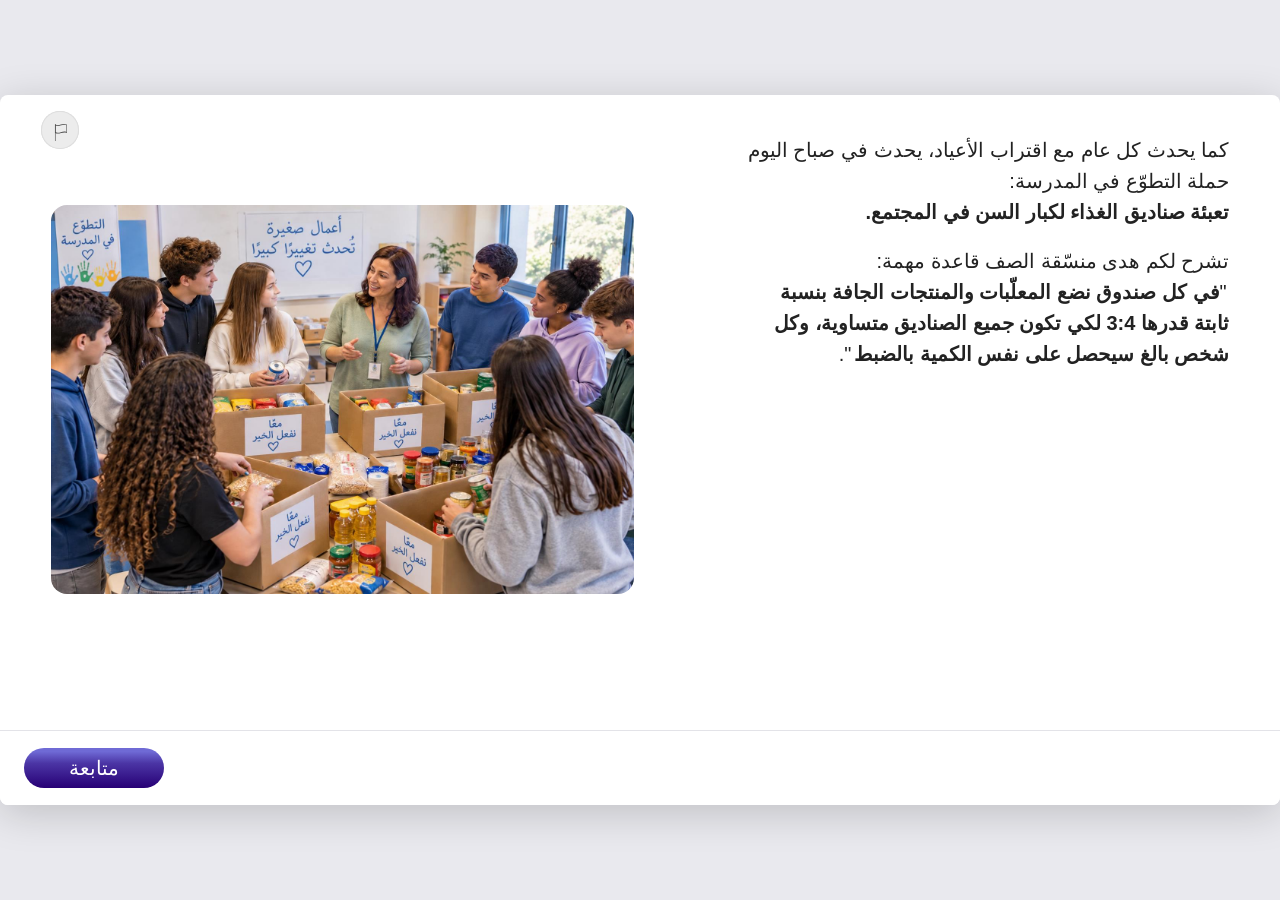
<file: index.html>
<!DOCTYPE html>
<html lang="ar" dir="rtl">
<head>
  <meta charset="UTF-8">
  <title>النسبة — الكمية الناقصة (الهدف 1.6)</title>
  <script>
    /* LOCAL USE ONLY — never shipped (rule 28.09.26: the platforms launch each component by its own
       link, so a deployment package has nothing at its root; package-allowlist.ps1).
       The query string (?slxapi, ?registration) is carried so a local launch still reports.
       ⚠️ Name index.html explicitly: the MOE CDN does not resolve a folder URL to its index —
       '…/methodica-ar-math-ratio-06-01/' answers 200 with 0 bytes (a blank page), seen live 28.09.26. */
    function toFirstComponent(){
      window.location.replace('./methodica-ar-math-ratio-06-01/index.html' + window.location.search);
    }
    toFirstComponent();
  </script>
</head>
<body>
  <p>
    جارٍ نقلك إلى الوحدة التعليمية… <br />
    <span onclick="toFirstComponent();" style="text-decoration: underline; color: blue;cursor: pointer;">اضغطوا هنا إذا لم يتم تحميل الصفحة</span>
  </p>
</body>
</html>
</file>
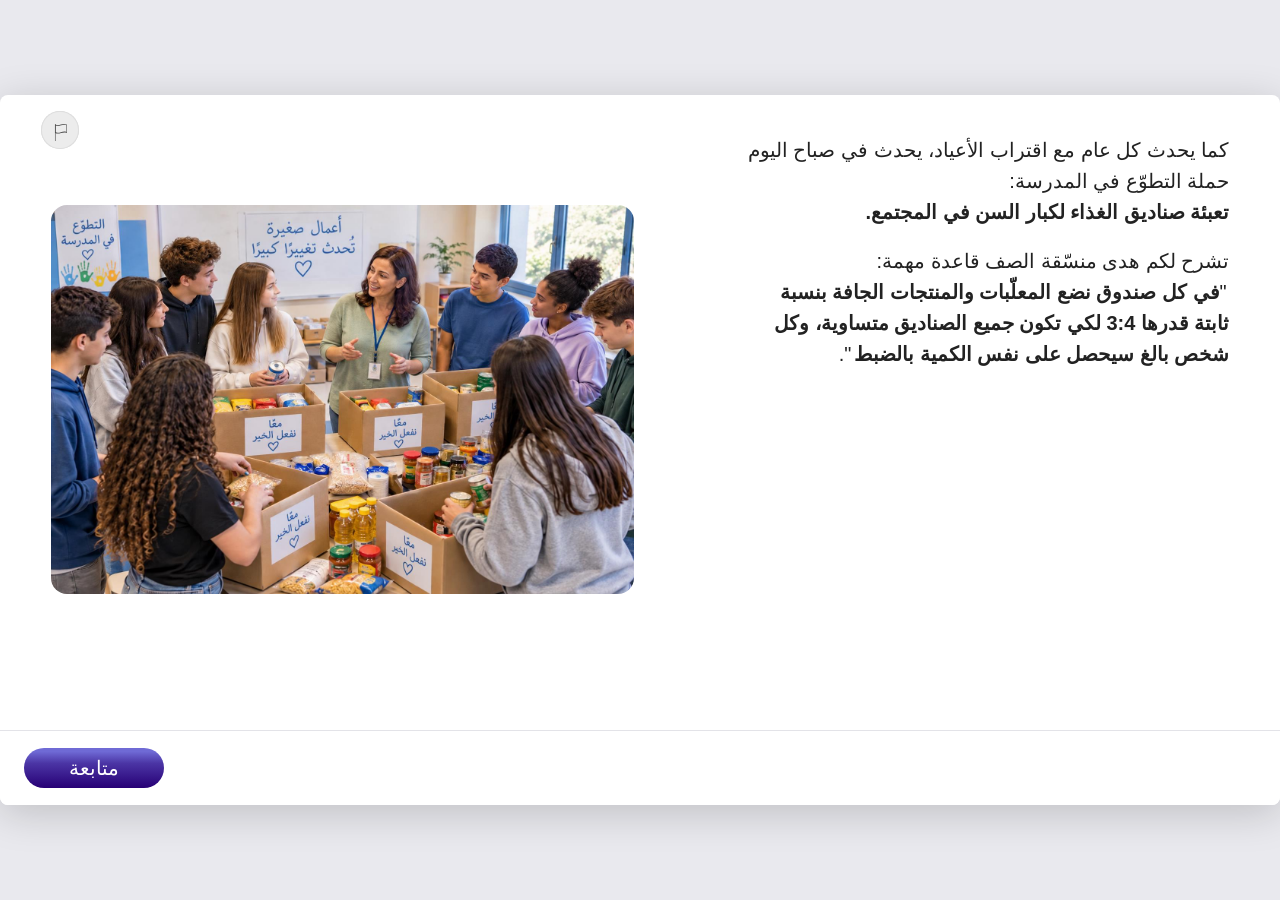
<file: methodica-ar-math-ratio-06-01/index.html>
<!DOCTYPE html>
<html lang="ar" dir="rtl">
<head>
<meta charset="UTF-8">
<meta name="viewport" content="width=device-width, initial-scale=1.0">
<title>النسبة — الكمية الناقصة (الهدف 1.6) · المكون 01</title>
<!-- The shared xAPI library is fetched by unit-js/50-loader.js at the END of the body, i.e. after
     the parser has already queued every image below; measured live (mass-measure-01), its request
     did not go out until the last image had finished, which put the resume restore 20-45 s behind
     a slow line (2026-11-03). Preloading it from the head puts it FIRST in the queue. The href must
     equal what 50-loader.js builds (no ?v=, no crossorigin) or the browser fetches it twice;
     the library letter here changes together with LIB720 there (the harness asserts it). -->
<link rel="preload" as="script" fetchpriority="high" href="https://lomdot.education.gov.il/metodica/720active/common/xapiwrapper.min.js">
<link rel="preload" as="script" fetchpriority="high" href="https://lomdot.education.gov.il/metodica/720active/common/xapi-720-l.js">
<link rel="preconnect" href="https://kata.cet.ac.il">
<link rel="stylesheet" href="assets/fonts/fonts.css?v=7">
<link rel="stylesheet" href="styles.css?v=8">
</head>
<body data-subject-theme="math">
<!-- Boot cover (resume, ADDING-REPORTING-AND-RESUME.md §8.11): hides the first screen until it is
     known whether a saved screen will be restored. A SIBLING of #stage (so no transform reaches it),
     inline-styled so a stale stylesheet cannot leave it invisible. 50-loader.js removes it on every
     exit path (dropBootCover); this inline net removes it after 800ms whatever happens — or, when a
     restore is in flight (window.__resumeInFlight), waits for it up to a hard 11s ceiling (10s
     metadata poll + two CDN scripts). Copied from methodica-math-ratio-01. -->
<div id="boot-cover" style="position:fixed;inset:0;z-index:9999;background:#e9e9ee"></div>
<script>
(function () {
  /* A Kata launch (registration in the query) may have a document to restore: raise the
     flag HERE, before any script is fetched. bootXAPI raises it too, but it runs from the
     last script tag, and on a cold cache those scripts arrive after the cover's ceiling — so
     the cover used to drop before the flag existed, exposing screen 0 for the whole wait
     (2026-11-03). Without a registration (local, dev) the behaviour is unchanged. */
  if (/[?&]registration=/.test(location.search)) window.__resumeInFlight = true;
  var t0 = Date.now();
  function tick() {
    var c = document.getElementById('boot-cover');
    if (!c || !c.parentNode) return;
    if (window.__resumeInFlight && Date.now() - t0 < 11000) { setTimeout(tick, 100); return; }
    c.parentNode.removeChild(c);
  }
  setTimeout(tick, 800);
})();
</script>
<div id="stage">
  <!-- Shared inline SVG sprite for every speech bubble in the lomda.
       Defined once so there is a single mask id in the document;
       instanced via <use>: bubble-tail-right by S1/S3, bubble-tail-down
       by S7. Lives here (not as external .svg files) because a
       CSS-referenced external SVG cannot read the page's custom
       properties, so its outline could only ever hold one theme's
       colour. Every bubble outline is var(--subject-500). -->
  <svg width="0" height="0" style="position:absolute;overflow:hidden" aria-hidden="true" focusable="false">
    <symbol id="bubble-tail-right" viewBox="0 0 241 137" preserveAspectRatio="none">
      <mask id="bubble-tail-right-outline" maskUnits="userSpaceOnUse" x="0" y="0" width="241" height="137" fill="black">
        <rect fill="white" width="241" height="137"/>
        <path d="M220.421 56.5269V11.4516C220.421 6.78392 215.45 3 209.319 3H14.1024C7.9707 3 3 6.78392 3 11.4516V125.548C3 130.216 7.9707 134 14.1024 134H209.319C215.45 134 220.421 130.216 220.421 125.548V79.0645C220.421 78.7124 238 67.7427 238 67.7427C231.109 63.3513 227.305 60.9243 220.421 56.5269Z"/>
      </mask>
      <path d="M220.421 56.5269V11.4516C220.421 6.78392 215.45 3 209.319 3H14.1024C7.9707 3 3 6.78392 3 11.4516V125.548C3 130.216 7.9707 134 14.1024 134H209.319C215.45 134 220.421 130.216 220.421 125.548V79.0645C220.421 78.7124 238 67.7427 238 67.7427C231.109 63.3513 227.305 60.9243 220.421 56.5269Z" fill="#fff"/>
      <path d="M220.421 56.5269H217.421V58.1704L218.806 59.0551L220.421 56.5269ZM238 67.7427L239.588 70.2879C240.462 69.7425 240.995 68.787 241 67.757C241.005 66.7269 240.481 65.7664 239.612 65.2128L238 67.7427ZM220.421 11.4516H217.421V56.5269H220.421H223.421V11.4516H220.421ZM209.319 3V6C211.788 6 213.911 6.7653 215.352 7.86247C216.791 8.95784 217.421 10.2546 217.421 11.4516H220.421H223.421C223.421 7.98093 221.566 5.05188 218.986 3.08837C216.41 1.12666 212.982 0 209.319 0V3ZM220.421 79.0645H217.421V125.548H220.421H223.421V79.0645H220.421ZM220.421 125.548H217.421C217.421 126.745 216.791 128.042 215.352 129.138C213.911 130.235 211.788 131 209.319 131V134V137C212.982 137 216.41 135.873 218.986 133.912C221.566 131.948 223.421 129.019 223.421 125.548H220.421ZM209.319 134V131H14.1024V134V137H209.319V134ZM14.1024 134V131C11.6334 131 9.51023 130.235 8.06894 129.138C6.63002 128.042 6 126.745 6 125.548H3H0C0 129.019 1.85532 131.948 4.43467 133.912C7.01165 135.873 10.4397 137 14.1024 137V134ZM3 11.4516H6C6 10.2546 6.63002 8.95784 8.06894 7.86247C9.51023 6.7653 11.6334 6 14.1024 6V3V0C10.4397 0 7.01165 1.12666 4.43467 3.08837C1.85532 5.05188 0 7.98093 0 11.4516H3ZM3 125.548H6V11.4516H3H0V125.548H3ZM14.1024 3V6H209.319V3V0H14.1024V3ZM220.421 56.5269L218.806 59.0551C225.691 63.4531 229.496 65.8807 236.388 70.2727L238 67.7427L239.612 65.2128C232.722 60.822 228.919 58.3955 222.036 53.9987L220.421 56.5269ZM238 67.7427C236.412 65.1976 236.412 65.1977 236.412 65.1978C236.411 65.1979 236.411 65.198 236.411 65.1982C236.41 65.1985 236.41 65.199 236.408 65.1997C236.406 65.2011 236.403 65.2031 236.399 65.2058C236.39 65.2111 236.378 65.219 236.361 65.2295C236.327 65.2504 236.278 65.2813 236.213 65.3217C236.084 65.4024 235.895 65.5207 235.654 65.6713C235.172 65.9726 234.484 66.4032 233.659 66.921C232.009 67.9563 229.807 69.3412 227.604 70.7379C225.404 72.1329 223.192 73.5463 221.526 74.6363C220.696 75.1789 219.981 75.6545 219.466 76.0125C219.214 76.1872 218.974 76.3587 218.782 76.5072C218.694 76.575 218.559 76.6827 218.423 76.8092C218.363 76.8656 218.229 76.9935 218.088 77.1708C218.018 77.2582 217.892 77.425 217.771 77.6548C217.676 77.8354 217.421 78.3502 217.421 79.0645H220.421H223.421C223.421 79.7734 223.169 80.2814 223.078 80.4538C222.961 80.6756 222.841 80.833 222.78 80.9098C222.656 81.066 222.547 81.1676 222.52 81.1929C222.451 81.2573 222.414 81.2834 222.455 81.2514C222.521 81.2006 222.658 81.1003 222.887 80.9414C223.333 80.632 223.992 80.1929 224.81 79.6576C226.44 78.5917 228.622 77.1967 230.817 75.8052C233.009 74.4155 235.202 73.036 236.848 72.0035C237.67 71.4874 238.356 71.0583 238.835 70.7583C239.075 70.6082 239.264 70.4905 239.392 70.4104C239.456 70.3703 239.505 70.3396 239.538 70.319C239.555 70.3086 239.567 70.3008 239.576 70.2956C239.58 70.293 239.583 70.2911 239.585 70.2898C239.586 70.2891 239.587 70.2886 239.587 70.2883C239.588 70.2882 239.588 70.288 239.588 70.288C239.588 70.2879 239.588 70.2879 238 67.7427Z" style="fill: var(--subject-500)" mask="url(#bubble-tail-right-outline)"/>
    </symbol>

    <!-- Tail at bottom-centre, pointing DOWN onto the character's head.
         Used by S7. Single stroked path (no mask needed): white fill,
         3px Subject/500 outline. Geometry preserved exactly from the
         Figma export (viewBox 216x89, stroke-width 3, preserveAspectRatio
         none so it stretches to the CSS box). -->
    <symbol id="bubble-tail-down" viewBox="0 0 216 89" preserveAspectRatio="none">
      <path d="M11.0303 1.5H204.971C207.842 1.50006 210.369 2.06137 212.121 2.90137C213.982 3.7935 214.5 4.73475 214.5 5.28711V76.6631C214.5 77.2154 213.982 78.1567 212.121 79.0488C210.369 79.8888 207.842 80.4501 204.971 80.4502H124.545V80.5146L124.416 80.5703L108.468 87.3652L92.9766 80.5762L92.834 80.5137V80.4502H11.0303C8.15832 80.4502 5.63138 79.8889 3.87891 79.0488C2.01789 78.1567 1.5 77.2154 1.5 76.6631V5.28711C1.50001 4.73475 2.01782 3.7935 3.87891 2.90137C5.63138 2.06132 8.15832 1.5 11.0303 1.5Z" fill="#fff" style="stroke: var(--subject-500)" stroke-width="3"/>
    </symbol>

    <!-- Small tail pointing UP, for the "SmallSpeechText" label bubble
         (Figma node 1205:20133) — used by S13's "התחילו כאן" pointer under
         station 1. Unlike the two bubbles above this one is a FILLED shape
         with no stroke (fill = Subject/100, the light subject tint), so the
         theme var goes on `fill` rather than `stroke`. Rounded corners
         (r≈4) are preserved from the export — a CSS border-triangle can't
         reproduce them, which is why this is real SVG geometry. -->
    <symbol id="bubble-tail-up-small" viewBox="0 0 29.6626 26.75">
      <path d="M11.3672 2C12.9068 -0.666668 16.7558 -0.666665 18.2954 2L29.1207 20.75C30.6603 23.4167 28.7358 26.75 25.6566 26.75H4.00597C0.926766 26.75 -0.997735 23.4167 0.541867 20.75L11.3672 2Z" style="fill: var(--subject-100)"/>
    </symbol>
  </svg>
<div id="app">

  <button class="flag-btn" type="button" aria-label="هل وجدتم مشكلة؟">
        <span class="flag-btn-icon">
          <span class="flag-btn-glyph" aria-hidden="true">
            <svg class="flag-btn-glyph-pole" viewBox="0 0 0.794329 17.0005" preserveAspectRatio="none" fill="none">
              <path
                d="M0.397164 17C0.177722 17 0 16.8239 0 16.6065V0.393501C0 0.176082 0.177722 0 0.397164 0C0.616607 0 0.794329 0.176082 0.794329 0.393501V16.607C0.794329 16.8245 0.616607 17.0005 0.397164 17.0005V17Z"
                fill="currentColor" />
            </svg>
            <svg class="flag-btn-glyph-banner" viewBox="0 0 12 9.31542" preserveAspectRatio="none" fill="none">
              <path
                d="M2.76227 9.31542C1.91972 9.31542 1.06958 9.15545 0.213483 8.71363C0.0823588 8.64599 0 8.51124 0 8.36469V0.950975C0 0.814619 0.0715221 0.687925 0.188558 0.615989C0.305594 0.54459 0.45189 0.537611 0.574886 0.598811C0.577053 0.599884 0.578679 0.600958 0.580846 0.602032C2.31309 1.49586 4.05563 1.046 5.90003 0.569821C7.80946 0.0770055 9.78336 -0.431915 11.7865 0.601495C11.9176 0.669136 12 0.803882 12 0.950438V8.36415C12 8.4946 11.9344 8.617 11.8255 8.69001C11.7166 8.76302 11.5774 8.77805 11.4555 8.72974C11.443 8.7249 11.4311 8.71954 11.4197 8.71363C9.68745 7.8198 7.94491 8.26967 6.10051 8.7453C5.00709 9.02714 3.89199 9.31489 2.76281 9.31489L2.76227 9.31542ZM0.793787 8.11935C2.45559 8.87307 4.13094 8.44038 5.90003 7.98407C7.62469 7.53903 9.40191 7.08057 11.2062 7.75806V1.19631C9.54441 0.442591 7.86906 0.875281 6.09997 1.33159C4.37531 1.77663 2.59755 2.23509 0.793787 1.5576V8.11935Z"
                fill="currentColor" />
            </svg>
          </span>
        </span>
        <span class="flag-btn-label">هل وجدتم مشكلة؟</span>
      </button>

<!-- ══ S0 — deck slide 3: the hook opener. Photo LEFT, copy RIGHT; the copy
     block's top sits ABOVE the photo's, so it leads the row. The deck names
     this HookClosingText, the same name it gives slide 5 — but slide 5 has the
     character and the bubble and this one has neither (OPEN QUESTION). ══ -->
  <section class="screen active" data-screen="0" id="s0">
    <div class="hook-row">
      <div class="hook-copy" data-reveal="1">
        <p>كما يحدث كل عام مع اقتراب الأعياد، يحدث في صباح اليوم<br>
           حملة التطوّع في المدرسة:<br>
           <strong>تعبئة صناديق الغذاء لكبار السن في المجتمع.</strong></p>
        <p>تشرح لكم هدى منسّقة الصف قاعدة مهمة:<br>
           <span class="qmark">"</span><strong>في كل صندوق نضع المعلّبات والمنتجات الجافة بنسبة<br>
           ثابتة قدرها <span class="ratio">3:4</span> لكي تكون جميع الصناديق متساوية، وكل<br>
           شخص بالغ سيحصل على نفس الكمية بالضبط</strong><span class="qmark">"</span>.</p>
      </div>
      <figure class="hook-media" data-reveal="2">
        <img src="assets/img/hook-food-boxes.jpg" alt="يعبئُ الطلاب والطالبات صناديق غذائية في المدرسة">
      </figure>
    </div>
    <button class="btn-continue" onclick="goTo(1)">متابعة</button>
  </section>

<!-- ══ S2 — deck slide 5: the hook closer. The bubble sits ABOVE the character
     and its tail points down-left at its head, so it uses the DOWN tail, not
     the side sprite. The note asks for the character to enter 2s after the
     text — wired as a delayed reveal, not a static appearance. ══ -->
  <section class="screen" data-screen="2" id="s2">
    <div class="hookclose">
      <p class="hookclose-body" data-reveal="1">
        النسبة بين الكميات مهمة في ملء صناديق التبرعات المتطابقة، لكنها مهمة أيضاً<br>في حالات مختلفة وعديدة في الحياة الحقيقية.<br>
        في هذه الوحدة <strong>دعنا نتدرب على حل المسائل التي يُعطى فيها نسبة بين كميتين ومعطى إضافي واحد</strong>.<br>
        <strong>سنحتاج إلى إيجاد الكمية الناقصة</strong>.
      </p>
      <!-- no data-reveal here: the deck asks for the character 2s AFTER the
           text, so unit.js owns this entrance. Two mechanisms on one element
           made it appear, disappear and appear again. -->
      <div class="hookclose-char">
        <!-- the APPROVED bubble component (ratio-01-01): the tail is part of
             the SVG shape, not a rotated CSS square -->
        <div class="rs-bubble rs-bubble--down">
          <svg class="rs-bubble-shape rs-bubble-shape--down" viewBox="0 0 216 89" preserveAspectRatio="none" aria-hidden="true"><use href="#bubble-tail-down"/></svg>
          <span class="rs-bubble-text rs-bubble-text--down">هيّا – يمكننا<br>أن نبدأ!</span>
        </div>
        <img loading="lazy" src="assets/img/character-yellow.png" alt="الشخصية المرافقة">
      </div>
    </div>
    <button class="btn-continue" onclick="goTo(3)">متابعة</button>
    <button class="btn-back" onclick="goTo(1)">رجوع</button>
  </section>
  <!-- Quiz hint overlay — shared, outside all .screen divs -->
  <div id="quiz-hint-overlay" class="hidden m-popup" role="dialog" aria-modal="true" aria-label="تلميح">
    <div class="hint-popup">
      <!-- 07.09: the bulb the hint card was missing. Plain-bulb variant
           (viewBox 0 0 20.997 27.9988), the one the approved build uses in
           the card title — deliberately NOT the button's rayed bulb. The
           text lives in its own span so quizOpenHint() can rewrite it
           without deleting the icon. -->
      <h3 class="hint-title"><svg class="hint-title-icon" viewBox="0 0 20.997 27.9988" fill="none" aria-hidden="true"><path d="M17.4818 2.65764C15.2512 0.668476 12.2563 -0.275357 9.25683 0.0699765C4.59833 0.60431 0.748334 4.35748 0.103168 8.99148C-0.387999 12.5078 0.894168 16.0031 3.532 18.34C4.99267 19.6338 5.83033 21.5191 5.83033 23.5095V23.9155C5.83033 26.1671 7.662 27.9988 9.91367 27.9988H11.0803C13.332 27.9988 15.1637 26.1671 15.1637 23.9155V23.5036C15.1637 21.5366 16.041 19.6431 17.6347 18.1708C19.7708 16.1945 20.997 13.398 20.997 10.4988C20.997 7.50864 19.716 4.65031 17.4818 2.65764ZM13.997 23.9143C13.997 25.522 12.6892 26.831 11.0803 26.831H9.91367C8.30483 26.831 6.997 25.522 6.997 23.9143V23.5083C6.997 23.0545 6.9585 22.6041 6.88617 22.1643H14.1137C14.0367 22.6041 13.997 23.051 13.997 23.5025V23.9143ZM16.8425 17.3133C15.691 18.3773 14.865 19.6385 14.4077 20.9976H11.0792V12.1986C12.7323 11.9198 13.9958 10.479 13.9958 8.74764C13.9958 8.42564 13.7345 8.16431 13.4125 8.16431C13.0905 8.16431 12.8292 8.42564 12.8292 8.74764C12.8292 10.0345 11.7827 11.081 10.4958 11.081C9.209 11.081 8.1625 10.0345 8.1625 8.74764C8.1625 8.42564 7.90117 8.16431 7.57917 8.16431C7.25717 8.16431 6.99583 8.42564 6.99583 8.74764C6.99583 10.479 8.25933 11.9198 9.9125 12.1986V20.9976H6.60267C6.16633 19.6431 5.38 18.4193 4.3055 17.4661C1.9605 15.3895 0.821834 12.2815 1.25817 9.15248C1.831 5.03648 5.2505 1.70448 9.38867 1.22848C9.7655 1.18531 10.14 1.16431 10.511 1.16431C12.807 1.16431 14.9735 1.98448 16.7072 3.52914C18.6917 5.30014 19.8315 7.83998 19.8315 10.4976C19.8315 13.111 18.771 15.5318 16.8437 17.3133H16.8425Z" fill="white"/></svg><span class="hint-title-text">هل تتذكرون كيف تحسبون؟</span></h3>
      <p class="hint-body"></p>
      <button class="hint-close-btn" onclick="quizCloseHint()">رجوع إلى السؤال</button>
    </div>
  </div>

  <!-- Problem-report modal (approved-units pattern; posts to the shared Google Form) -->
  <div id="report-modal" class="report-modal-overlay m-popup" hidden role="dialog" aria-modal="true" aria-labelledby="report-modal-title">
    <div class="report-modal-box">
      <button class="report-close-btn" onclick="tryCloseReportModal()" aria-label="إغلاق">&#10005;</button>
      <h2 class="report-modal-title" id="report-modal-title">الإبلاغ عن مشكلة</h2>
      <p class="report-modal-body">هل هناك شيء غير واضح أو لا يعمل بشكل صحيح؟ أخبرونا بما حدث حتى نتمكن من المعالجة.</p>
      <div class="report-field">
        <label class="report-label" for="report-type">ما نوع المشكلة <span class="required-star">*</span></label>
        <select class="report-select" id="report-type">
          <option value="" disabled selected>اختر نوع المشكلة</option>
          <option value="technical">عطل تقني أو أن شيئاً ما لا يعمل</option>
          <option value="unclear">شيء ما غير واضح لي</option>
          <option value="other">آخر</option>
        </select>
      </div>
      <div class="report-field">
        <label class="report-label" for="report-text">ماذا حدث؟ <span class="required-star">*</span></label>
        <textarea class="report-textarea" id="report-text" maxlength="250" rows="4" placeholder="صف المشكلة..."></textarea>
        <span class="report-char-count" id="report-char-count">0 / 250</span>
      </div>
      <p class="report-error" id="report-error" hidden>يرجى تحديد نوع المشكلة ووصف ما حدث.</p>
      <div class="report-actions">
        <button class="report-submit-btn" onclick="submitReport()">إرسال</button>
        <button class="report-cancel-btn" onclick="tryCloseReportModal()">إلغاء</button>
      </div>
      <div class="report-thanks" id="report-thanks" hidden>
        <p>شكرًا! تم إرسال البلاغ. سنتعامل معه في أقرب وقت.</p>
        <button class="report-submit-btn" onclick="forceCloseReportModal()">إغلاق</button>
      </div>
    </div>
  </div>
  <div id="report-confirm-modal" class="report-modal-overlay m-popup" hidden role="dialog" aria-modal="true" aria-labelledby="confirm-modal-title">
    <div class="report-modal-box report-confirm-box">
      <h2 class="report-modal-title" id="confirm-modal-title">هل أنت متأكد من إغلاق النافذة؟</h2>
      <p class="report-modal-body">بالنقر على إغلاق لن يتم إرسال تقرير</p>
      <div class="report-actions">
        <button class="report-cancel-btn" onclick="forceCloseReportModal()">إغلاق النافذة</button>
        <button class="report-submit-btn" onclick="backToReportForm()">أريد الإبلاغ</button>
      </div>
    </div>
  </div>


</div>
</div>

  <!-- Platform layer first (identity → xAPI → resume → loader), then this component's
       configuration, then the 720-core, then the glue, then the boot — LAST, in its own tag.
       Every ?v= is identical in both components (ADDING-REPORTING-AND-RESUME.md §3.4). -->
  <script src="../unit-js/10-identity.js?v=10"></script>
  <script src="../unit-js/20-xapi.js?v=9"></script>
  <script src="../unit-js/40-resume.js?v=10"></script>
  <script src="../unit-js/50-loader.js?v=10"></script>
  <script src="script.js?v=8"></script>
  <script src="../unit-js/motion.js?v=7"></script>
  <script src="../unit-js/quiz-engine.js?v=7"></script>
  <script src="../unit-js/questions.js?v=7"></script>
  <script src="../unit-js/report-modal.js?v=7"></script>
  <script src="../unit-js/unit.js?v=7"></script>
  <script src="../unit-js/engine.js?v=7"></script>
  <script src="../unit-js/70-platform.js?v=8"></script>
  <script src="../unit-js/90-boot.js?v=7"></script>
</body>
</html>
</file>
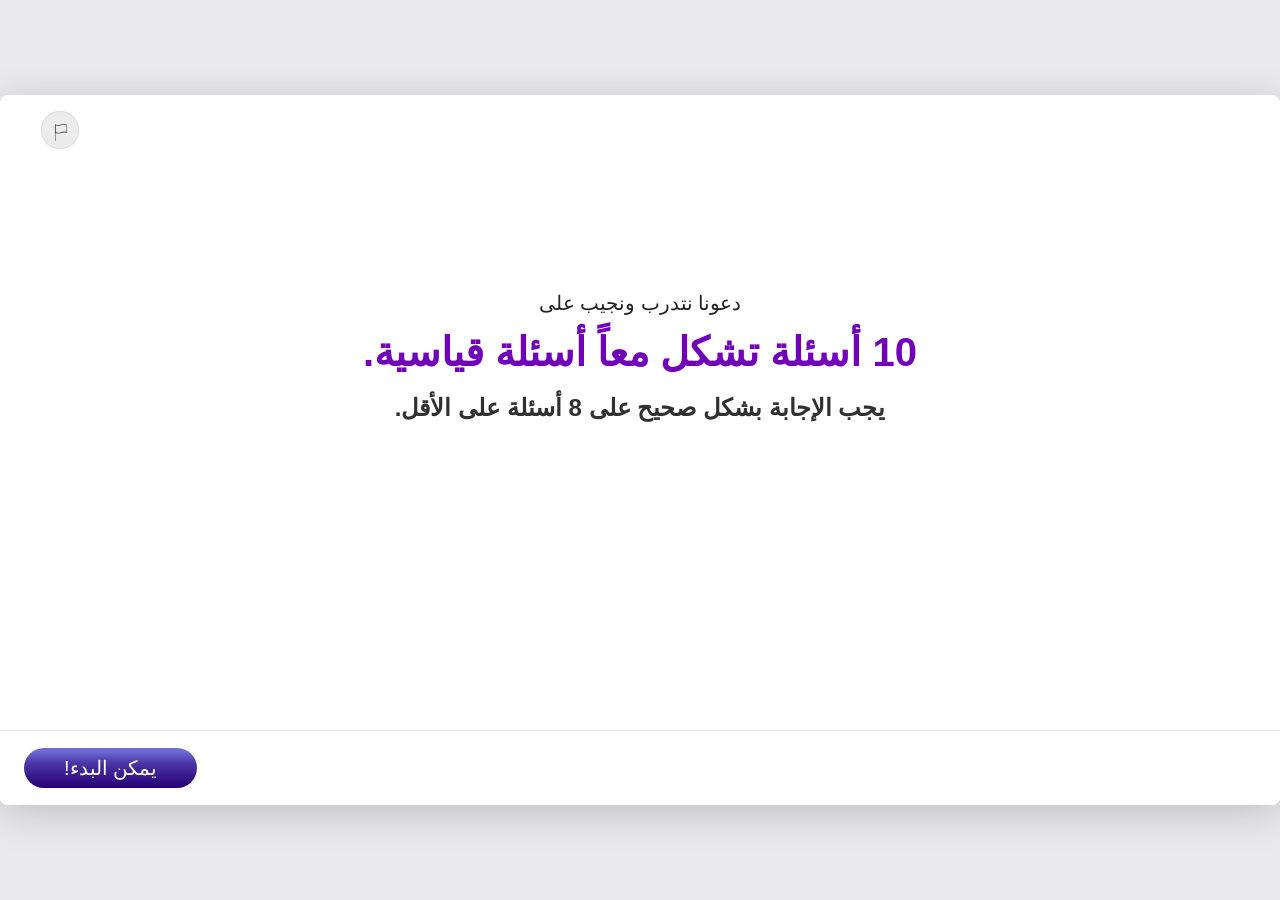
<file: methodica-ar-math-ratio-06-02/index.html>
<!DOCTYPE html>
<html lang="ar" dir="rtl">
<head>
<meta charset="UTF-8">
<meta name="viewport" content="width=device-width, initial-scale=1.0">
<title>نسبة — كمية ناقصة (هدف 1.6) · مكون 02</title>
<!-- The shared xAPI library is fetched by unit-js/50-loader.js at the END of the body, i.e. after
     the parser has already queued every image below; measured live (mass-measure-01), its request
     did not go out until the last image had finished, which put the resume restore 20-45 s behind
     a slow line (2026-11-03). Preloading it from the head puts it FIRST in the queue. The href must
     equal what 50-loader.js builds (no ?v=, no crossorigin) or the browser fetches it twice;
     the library letter here changes together with LIB720 there (the harness asserts it). -->
<link rel="preload" as="script" fetchpriority="high" href="https://lomdot.education.gov.il/metodica/720active/common/xapiwrapper.min.js">
<link rel="preload" as="script" fetchpriority="high" href="https://lomdot.education.gov.il/metodica/720active/common/xapi-720-l.js">
<link rel="preconnect" href="https://kata.cet.ac.il">
<link rel="stylesheet" href="assets/fonts/fonts.css?v=7">
<link rel="stylesheet" href="styles.css?v=8">
</head>
<body data-subject-theme="math">
<!-- Boot cover (resume, ADDING-REPORTING-AND-RESUME.md §8.11): hides the first screen until it is
     known whether a saved screen will be restored. A SIBLING of #stage (so no transform reaches it),
     inline-styled so a stale stylesheet cannot leave it invisible. 50-loader.js removes it on every
     exit path (dropBootCover); this inline net removes it after 800ms whatever happens — or, when a
     restore is in flight (window.__resumeInFlight), waits for it up to a hard 11s ceiling (10s
     metadata poll + two CDN scripts). Copied from methodica-math-ratio-01. -->
<div id="boot-cover" style="position:fixed;inset:0;z-index:9999;background:#e9e9ee"></div>
<script>
(function () {
  /* A Kata launch (registration in the query) may have a document to restore: raise the
     flag HERE, before any script is fetched. bootXAPI raises it too, but it runs from the
     last script tag, and on a cold cache those scripts arrive after the cover's ceiling — so
     the cover used to drop before the flag existed, exposing screen 0 for the whole wait
     (2026-11-03). Without a registration (local, dev) the behaviour is unchanged. */
  if (/[?&]registration=/.test(location.search)) window.__resumeInFlight = true;
  var t0 = Date.now();
  function tick() {
    var c = document.getElementById('boot-cover');
    if (!c || !c.parentNode) return;
    if (window.__resumeInFlight && Date.now() - t0 < 11000) { setTimeout(tick, 100); return; }
    c.parentNode.removeChild(c);
  }
  setTimeout(tick, 800);
})();
</script>
<div id="stage">
<div id="app">

  <button class="flag-btn" type="button" aria-label="هل وجدتم مشكلة؟">
        <span class="flag-btn-icon">
          <span class="flag-btn-glyph" aria-hidden="true">
            <svg class="flag-btn-glyph-pole" viewBox="0 0 0.794329 17.0005" preserveAspectRatio="none" fill="none">
              <path
                d="M0.397164 17C0.177722 17 0 16.8239 0 16.6065V0.393501C0 0.176082 0.177722 0 0.397164 0C0.616607 0 0.794329 0.176082 0.794329 0.393501V16.607C0.794329 16.8245 0.616607 17.0005 0.397164 17.0005V17Z"
                fill="currentColor" />
            </svg>
            <svg class="flag-btn-glyph-banner" viewBox="0 0 12 9.31542" preserveAspectRatio="none" fill="none">
              <path
                d="M2.76227 9.31542C1.91972 9.31542 1.06958 9.15545 0.213483 8.71363C0.0823588 8.64599 0 8.51124 0 8.36469V0.950975C0 0.814619 0.0715221 0.687925 0.188558 0.615989C0.305594 0.54459 0.45189 0.537611 0.574886 0.598811C0.577053 0.599884 0.578679 0.600958 0.580846 0.602032C2.31309 1.49586 4.05563 1.046 5.90003 0.569821C7.80946 0.0770055 9.78336 -0.431915 11.7865 0.601495C11.9176 0.669136 12 0.803882 12 0.950438V8.36415C12 8.4946 11.9344 8.617 11.8255 8.69001C11.7166 8.76302 11.5774 8.77805 11.4555 8.72974C11.443 8.7249 11.4311 8.71954 11.4197 8.71363C9.68745 7.8198 7.94491 8.26967 6.10051 8.7453C5.00709 9.02714 3.89199 9.31489 2.76281 9.31489L2.76227 9.31542ZM0.793787 8.11935C2.45559 8.87307 4.13094 8.44038 5.90003 7.98407C7.62469 7.53903 9.40191 7.08057 11.2062 7.75806V1.19631C9.54441 0.442591 7.86906 0.875281 6.09997 1.33159C4.37531 1.77663 2.59755 2.23509 0.793787 1.5576V8.11935Z"
                fill="currentColor" />
            </svg>
          </span>
        </span>
        <span class="flag-btn-label">هل وجدتم مشكلة؟</span>
      </button>

<!-- ══ S3 — deck slide 7: the transition into the practice set. The deck's own
     bottom-bar buttons are PNG screenshots — dropped in favour of the approved
     chrome. "גיף בתזוזה, לקחת ממשהו קיים" = a looping clip, which the producer
     supplied. The 40pt "10 שאלות" is the deck's deliberate display line. ══ -->
  <section class="screen active" data-screen="3" id="s3">
    <div class="transition-content ts-content">
      <p class="ts-lead" data-reveal="1">دعونا نتدرب ونجيب على</p>
      <h1 class="ts-title ts-title--big" data-reveal="1">10 أسئلة تشكل معاً أسئلة قياسية.</h1>
      <p class="ts-tail" data-reveal="2"><strong>يجب الإجابة بشكل صحيح على 8 أسئلة على الأقل.</strong></p>
      <div class="ts-charrow" data-reveal="3" data-reveal-fade>
        <video class="ts-clip" src="assets/video/character-yellow-happy.mp4" autoplay loop muted
               playsinline preload="auto" aria-label="الشخصية المرافقة تلوح"></video>
      </div>
    </div>
    <button class="btn-continue" onclick="goTo(4)">يمكن البدء!</button>
  </section>
  <!-- Quiz hint overlay — shared, outside all .screen divs -->
  <div id="quiz-hint-overlay" class="hidden m-popup" role="dialog" aria-modal="true" aria-label="تلميح">
    <div class="hint-popup">
      <!-- 07.09: the bulb the hint card was missing. Plain-bulb variant
           (viewBox 0 0 20.997 27.9988), the one the approved build uses in
           the card title — deliberately NOT the button's rayed bulb. The
           text lives in its own span so quizOpenHint() can rewrite it
           without deleting the icon. -->
      <h3 class="hint-title"><svg class="hint-title-icon" viewBox="0 0 20.997 27.9988" fill="none" aria-hidden="true"><path d="M17.4818 2.65764C15.2512 0.668476 12.2563 -0.275357 9.25683 0.0699765C4.59833 0.60431 0.748334 4.35748 0.103168 8.99148C-0.387999 12.5078 0.894168 16.0031 3.532 18.34C4.99267 19.6338 5.83033 21.5191 5.83033 23.5095V23.9155C5.83033 26.1671 7.662 27.9988 9.91367 27.9988H11.0803C13.332 27.9988 15.1637 26.1671 15.1637 23.9155V23.5036C15.1637 21.5366 16.041 19.6431 17.6347 18.1708C19.7708 16.1945 20.997 13.398 20.997 10.4988C20.997 7.50864 19.716 4.65031 17.4818 2.65764ZM13.997 23.9143C13.997 25.522 12.6892 26.831 11.0803 26.831H9.91367C8.30483 26.831 6.997 25.522 6.997 23.9143V23.5083C6.997 23.0545 6.9585 22.6041 6.88617 22.1643H14.1137C14.0367 22.6041 13.997 23.051 13.997 23.5025V23.9143ZM16.8425 17.3133C15.691 18.3773 14.865 19.6385 14.4077 20.9976H11.0792V12.1986C12.7323 11.9198 13.9958 10.479 13.9958 8.74764C13.9958 8.42564 13.7345 8.16431 13.4125 8.16431C13.0905 8.16431 12.8292 8.42564 12.8292 8.74764C12.8292 10.0345 11.7827 11.081 10.4958 11.081C9.209 11.081 8.1625 10.0345 8.1625 8.74764C8.1625 8.42564 7.90117 8.16431 7.57917 8.16431C7.25717 8.16431 6.99583 8.42564 6.99583 8.74764C6.99583 10.479 8.25933 11.9198 9.9125 12.1986V20.9976H6.60267C6.16633 19.6431 5.38 18.4193 4.3055 17.4661C1.9605 15.3895 0.821834 12.2815 1.25817 9.15248C1.831 5.03648 5.2505 1.70448 9.38867 1.22848C9.7655 1.18531 10.14 1.16431 10.511 1.16431C12.807 1.16431 14.9735 1.98448 16.7072 3.52914C18.6917 5.30014 19.8315 7.83998 19.8315 10.4976C19.8315 13.111 18.771 15.5318 16.8437 17.3133H16.8425Z" fill="white"/></svg><span class="hint-title-text">هل تتذكرون كيف تحسبون؟</span></h3>
      <p class="hint-body"></p>
      <button class="hint-close-btn" onclick="quizCloseHint()">رجوع إلى السؤال</button>
    </div>
  </div>

  <!-- Problem-report modal (approved-units pattern; posts to the shared Google Form) -->
  <div id="report-modal" class="report-modal-overlay m-popup" hidden role="dialog" aria-modal="true" aria-labelledby="report-modal-title">
    <div class="report-modal-box">
      <button class="report-close-btn" onclick="tryCloseReportModal()" aria-label="إغلاق">&#10005;</button>
      <h2 class="report-modal-title" id="report-modal-title">الإبلاغ عن مشكلة</h2>
      <p class="report-modal-body">هل هناك شيء غير واضح أو لا يعمل بشكل صحيح؟ أخبرونا بما حدث حتى نتمكن من المعالجة.</p>
      <div class="report-field">
        <label class="report-label" for="report-type">ما نوع المشكلة <span class="required-star">*</span></label>
        <select class="report-select" id="report-type">
          <option value="" disabled selected>اختر نوع المشكلة</option>
          <option value="technical">عطل تقني أو أن شيئاً ما لا يعمل</option>
          <option value="unclear">شيء ما غير واضح لي</option>
          <option value="other">آخر</option>
        </select>
      </div>
      <div class="report-field">
        <label class="report-label" for="report-text">ماذا حدث؟ <span class="required-star">*</span></label>
        <textarea class="report-textarea" id="report-text" maxlength="250" rows="4" placeholder="صف المشكلة..."></textarea>
        <span class="report-char-count" id="report-char-count">0 / 250</span>
      </div>
      <p class="report-error" id="report-error" hidden>يرجى تحديد نوع المشكلة ووصف ما حدث.</p>
      <div class="report-actions">
        <button class="report-submit-btn" onclick="submitReport()">إرسال</button>
        <button class="report-cancel-btn" onclick="tryCloseReportModal()">إلغاء</button>
      </div>
      <div class="report-thanks" id="report-thanks" hidden>
        <p>شكرًا! تم إرسال البلاغ. سنتعامل معه في أقرب وقت.</p>
        <button class="report-submit-btn" onclick="forceCloseReportModal()">إغلاق</button>
      </div>
    </div>
  </div>
  <div id="report-confirm-modal" class="report-modal-overlay m-popup" hidden role="dialog" aria-modal="true" aria-labelledby="confirm-modal-title">
    <div class="report-modal-box report-confirm-box">
      <h2 class="report-modal-title" id="confirm-modal-title">هل أنت متأكد من إغلاق النافذة؟</h2>
      <p class="report-modal-body">بالنقر على إغلاق لن يتم إرسال تقرير</p>
      <div class="report-actions">
        <button class="report-cancel-btn" onclick="forceCloseReportModal()">إغلاق النافذة</button>
        <button class="report-submit-btn" onclick="backToReportForm()">أريد الإبلاغ</button>
      </div>
    </div>
  </div>


</div>
</div>

  <!-- Platform layer first (identity → xAPI → resume → loader), then this component's
       configuration, then the 720-core, then the glue, then the boot — LAST, in its own tag.
       Every ?v= is identical in both components (ADDING-REPORTING-AND-RESUME.md §3.4). -->
  <script src="../unit-js/10-identity.js?v=10"></script>
  <script src="../unit-js/20-xapi.js?v=9"></script>
  <script src="../unit-js/40-resume.js?v=10"></script>
  <script src="../unit-js/50-loader.js?v=10"></script>
  <script src="script.js?v=8"></script>
  <script src="../unit-js/motion.js?v=7"></script>
  <script src="../unit-js/quiz-engine.js?v=7"></script>
  <script src="../unit-js/questions.js?v=7"></script>
  <script src="../unit-js/report-modal.js?v=7"></script>
  <script src="../unit-js/unit.js?v=7"></script>
  <script src="../unit-js/engine.js?v=7"></script>
  <script src="../unit-js/70-platform.js?v=8"></script>
  <script src="../unit-js/90-boot.js?v=7"></script>
</body>
</html>
</file>
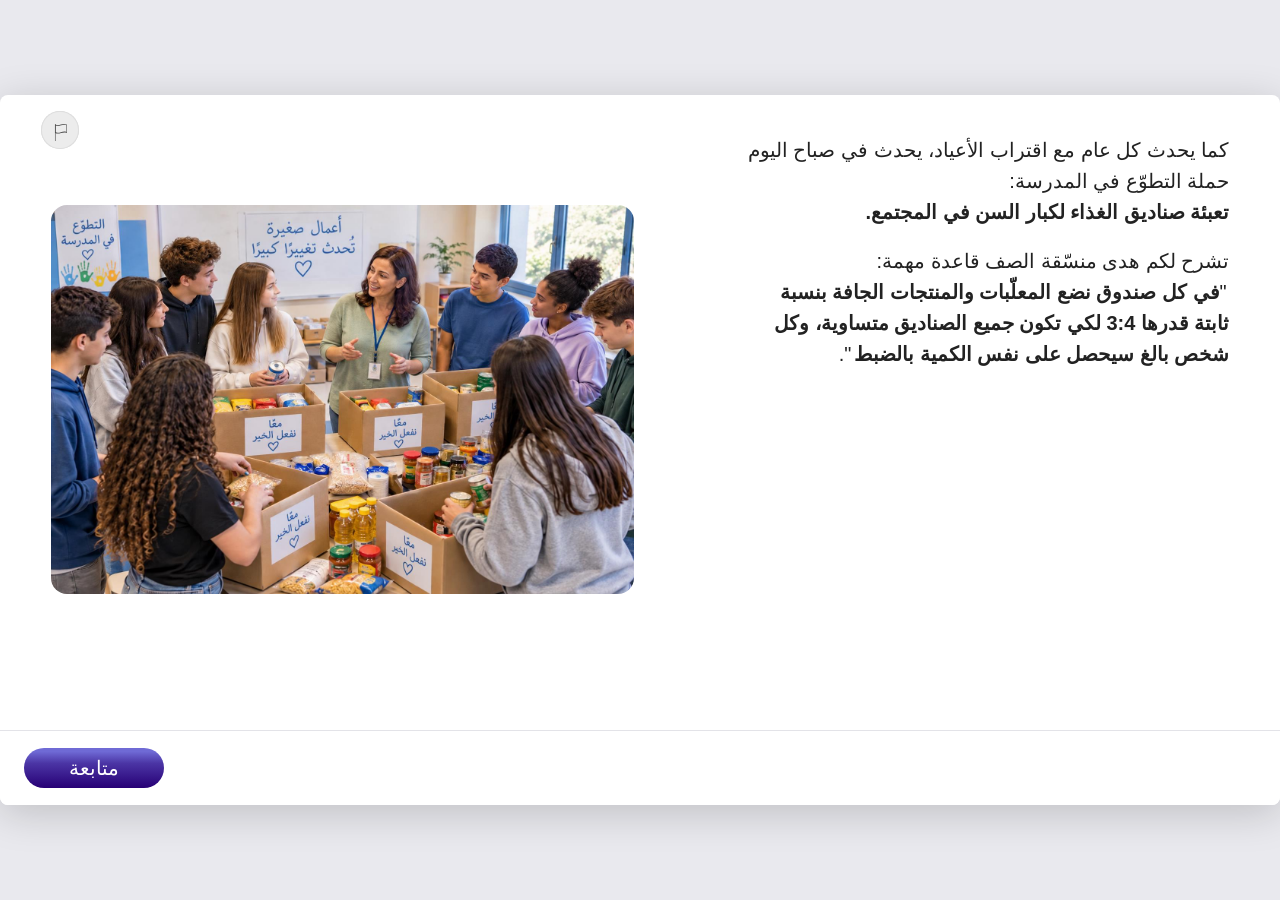
<file: methodica-math-ratio-06-01/index.html>
<!DOCTYPE html>
<html lang="ar" dir="rtl">
<head>
<meta charset="UTF-8">
<meta name="viewport" content="width=device-width, initial-scale=1.0">
<title>النسبة — الكمية الناقصة (الهدف 1.6) · المكون 01</title>
<link rel="stylesheet" href="assets/fonts/fonts.css?v=7">
<link rel="stylesheet" href="styles.css?v=8">
</head>
<body data-subject-theme="math">
<!-- Boot cover (resume, ADDING-REPORTING-AND-RESUME.md §8.11): hides the first screen until it is
     known whether a saved screen will be restored. A SIBLING of #stage (so no transform reaches it),
     inline-styled so a stale stylesheet cannot leave it invisible. 50-loader.js removes it on every
     exit path (dropBootCover); this inline net removes it after 800ms whatever happens — or, when a
     restore is in flight (window.__resumeInFlight), waits for it up to a hard 11s ceiling (10s
     metadata poll + two CDN scripts). Copied from methodica-math-ratio-01. -->
<div id="boot-cover" style="position:fixed;inset:0;z-index:9999;background:#e9e9ee"></div>
<script>
(function () {
  var t0 = Date.now();
  function tick() {
    var c = document.getElementById('boot-cover');
    if (!c || !c.parentNode) return;
    if (window.__resumeInFlight && Date.now() - t0 < 11000) { setTimeout(tick, 100); return; }
    c.parentNode.removeChild(c);
  }
  setTimeout(tick, 800);
})();
</script>
<div id="stage">
  <!-- Shared inline SVG sprite for every speech bubble in the lomda.
       Defined once so there is a single mask id in the document;
       instanced via <use>: bubble-tail-right by S1/S3, bubble-tail-down
       by S7. Lives here (not as external .svg files) because a
       CSS-referenced external SVG cannot read the page's custom
       properties, so its outline could only ever hold one theme's
       colour. Every bubble outline is var(--subject-500). -->
  <svg width="0" height="0" style="position:absolute;overflow:hidden" aria-hidden="true" focusable="false">
    <symbol id="bubble-tail-right" viewBox="0 0 241 137" preserveAspectRatio="none">
      <mask id="bubble-tail-right-outline" maskUnits="userSpaceOnUse" x="0" y="0" width="241" height="137" fill="black">
        <rect fill="white" width="241" height="137"/>
        <path d="M220.421 56.5269V11.4516C220.421 6.78392 215.45 3 209.319 3H14.1024C7.9707 3 3 6.78392 3 11.4516V125.548C3 130.216 7.9707 134 14.1024 134H209.319C215.45 134 220.421 130.216 220.421 125.548V79.0645C220.421 78.7124 238 67.7427 238 67.7427C231.109 63.3513 227.305 60.9243 220.421 56.5269Z"/>
      </mask>
      <path d="M220.421 56.5269V11.4516C220.421 6.78392 215.45 3 209.319 3H14.1024C7.9707 3 3 6.78392 3 11.4516V125.548C3 130.216 7.9707 134 14.1024 134H209.319C215.45 134 220.421 130.216 220.421 125.548V79.0645C220.421 78.7124 238 67.7427 238 67.7427C231.109 63.3513 227.305 60.9243 220.421 56.5269Z" fill="#fff"/>
      <path d="M220.421 56.5269H217.421V58.1704L218.806 59.0551L220.421 56.5269ZM238 67.7427L239.588 70.2879C240.462 69.7425 240.995 68.787 241 67.757C241.005 66.7269 240.481 65.7664 239.612 65.2128L238 67.7427ZM220.421 11.4516H217.421V56.5269H220.421H223.421V11.4516H220.421ZM209.319 3V6C211.788 6 213.911 6.7653 215.352 7.86247C216.791 8.95784 217.421 10.2546 217.421 11.4516H220.421H223.421C223.421 7.98093 221.566 5.05188 218.986 3.08837C216.41 1.12666 212.982 0 209.319 0V3ZM220.421 79.0645H217.421V125.548H220.421H223.421V79.0645H220.421ZM220.421 125.548H217.421C217.421 126.745 216.791 128.042 215.352 129.138C213.911 130.235 211.788 131 209.319 131V134V137C212.982 137 216.41 135.873 218.986 133.912C221.566 131.948 223.421 129.019 223.421 125.548H220.421ZM209.319 134V131H14.1024V134V137H209.319V134ZM14.1024 134V131C11.6334 131 9.51023 130.235 8.06894 129.138C6.63002 128.042 6 126.745 6 125.548H3H0C0 129.019 1.85532 131.948 4.43467 133.912C7.01165 135.873 10.4397 137 14.1024 137V134ZM3 11.4516H6C6 10.2546 6.63002 8.95784 8.06894 7.86247C9.51023 6.7653 11.6334 6 14.1024 6V3V0C10.4397 0 7.01165 1.12666 4.43467 3.08837C1.85532 5.05188 0 7.98093 0 11.4516H3ZM3 125.548H6V11.4516H3H0V125.548H3ZM14.1024 3V6H209.319V3V0H14.1024V3ZM220.421 56.5269L218.806 59.0551C225.691 63.4531 229.496 65.8807 236.388 70.2727L238 67.7427L239.612 65.2128C232.722 60.822 228.919 58.3955 222.036 53.9987L220.421 56.5269ZM238 67.7427C236.412 65.1976 236.412 65.1977 236.412 65.1978C236.411 65.1979 236.411 65.198 236.411 65.1982C236.41 65.1985 236.41 65.199 236.408 65.1997C236.406 65.2011 236.403 65.2031 236.399 65.2058C236.39 65.2111 236.378 65.219 236.361 65.2295C236.327 65.2504 236.278 65.2813 236.213 65.3217C236.084 65.4024 235.895 65.5207 235.654 65.6713C235.172 65.9726 234.484 66.4032 233.659 66.921C232.009 67.9563 229.807 69.3412 227.604 70.7379C225.404 72.1329 223.192 73.5463 221.526 74.6363C220.696 75.1789 219.981 75.6545 219.466 76.0125C219.214 76.1872 218.974 76.3587 218.782 76.5072C218.694 76.575 218.559 76.6827 218.423 76.8092C218.363 76.8656 218.229 76.9935 218.088 77.1708C218.018 77.2582 217.892 77.425 217.771 77.6548C217.676 77.8354 217.421 78.3502 217.421 79.0645H220.421H223.421C223.421 79.7734 223.169 80.2814 223.078 80.4538C222.961 80.6756 222.841 80.833 222.78 80.9098C222.656 81.066 222.547 81.1676 222.52 81.1929C222.451 81.2573 222.414 81.2834 222.455 81.2514C222.521 81.2006 222.658 81.1003 222.887 80.9414C223.333 80.632 223.992 80.1929 224.81 79.6576C226.44 78.5917 228.622 77.1967 230.817 75.8052C233.009 74.4155 235.202 73.036 236.848 72.0035C237.67 71.4874 238.356 71.0583 238.835 70.7583C239.075 70.6082 239.264 70.4905 239.392 70.4104C239.456 70.3703 239.505 70.3396 239.538 70.319C239.555 70.3086 239.567 70.3008 239.576 70.2956C239.58 70.293 239.583 70.2911 239.585 70.2898C239.586 70.2891 239.587 70.2886 239.587 70.2883C239.588 70.2882 239.588 70.288 239.588 70.288C239.588 70.2879 239.588 70.2879 238 67.7427Z" style="fill: var(--subject-500)" mask="url(#bubble-tail-right-outline)"/>
    </symbol>

    <!-- Tail at bottom-centre, pointing DOWN onto the character's head.
         Used by S7. Single stroked path (no mask needed): white fill,
         3px Subject/500 outline. Geometry preserved exactly from the
         Figma export (viewBox 216x89, stroke-width 3, preserveAspectRatio
         none so it stretches to the CSS box). -->
    <symbol id="bubble-tail-down" viewBox="0 0 216 89" preserveAspectRatio="none">
      <path d="M11.0303 1.5H204.971C207.842 1.50006 210.369 2.06137 212.121 2.90137C213.982 3.7935 214.5 4.73475 214.5 5.28711V76.6631C214.5 77.2154 213.982 78.1567 212.121 79.0488C210.369 79.8888 207.842 80.4501 204.971 80.4502H124.545V80.5146L124.416 80.5703L108.468 87.3652L92.9766 80.5762L92.834 80.5137V80.4502H11.0303C8.15832 80.4502 5.63138 79.8889 3.87891 79.0488C2.01789 78.1567 1.5 77.2154 1.5 76.6631V5.28711C1.50001 4.73475 2.01782 3.7935 3.87891 2.90137C5.63138 2.06132 8.15832 1.5 11.0303 1.5Z" fill="#fff" style="stroke: var(--subject-500)" stroke-width="3"/>
    </symbol>

    <!-- Small tail pointing UP, for the "SmallSpeechText" label bubble
         (Figma node 1205:20133) — used by S13's "התחילו כאן" pointer under
         station 1. Unlike the two bubbles above this one is a FILLED shape
         with no stroke (fill = Subject/100, the light subject tint), so the
         theme var goes on `fill` rather than `stroke`. Rounded corners
         (r≈4) are preserved from the export — a CSS border-triangle can't
         reproduce them, which is why this is real SVG geometry. -->
    <symbol id="bubble-tail-up-small" viewBox="0 0 29.6626 26.75">
      <path d="M11.3672 2C12.9068 -0.666668 16.7558 -0.666665 18.2954 2L29.1207 20.75C30.6603 23.4167 28.7358 26.75 25.6566 26.75H4.00597C0.926766 26.75 -0.997735 23.4167 0.541867 20.75L11.3672 2Z" style="fill: var(--subject-100)"/>
    </symbol>
  </svg>
<div id="app">

  <button class="flag-btn" type="button" aria-label="هل وجدتم مشكلة؟">
        <span class="flag-btn-icon">
          <span class="flag-btn-glyph" aria-hidden="true">
            <svg class="flag-btn-glyph-pole" viewBox="0 0 0.794329 17.0005" preserveAspectRatio="none" fill="none">
              <path
                d="M0.397164 17C0.177722 17 0 16.8239 0 16.6065V0.393501C0 0.176082 0.177722 0 0.397164 0C0.616607 0 0.794329 0.176082 0.794329 0.393501V16.607C0.794329 16.8245 0.616607 17.0005 0.397164 17.0005V17Z"
                fill="currentColor" />
            </svg>
            <svg class="flag-btn-glyph-banner" viewBox="0 0 12 9.31542" preserveAspectRatio="none" fill="none">
              <path
                d="M2.76227 9.31542C1.91972 9.31542 1.06958 9.15545 0.213483 8.71363C0.0823588 8.64599 0 8.51124 0 8.36469V0.950975C0 0.814619 0.0715221 0.687925 0.188558 0.615989C0.305594 0.54459 0.45189 0.537611 0.574886 0.598811C0.577053 0.599884 0.578679 0.600958 0.580846 0.602032C2.31309 1.49586 4.05563 1.046 5.90003 0.569821C7.80946 0.0770055 9.78336 -0.431915 11.7865 0.601495C11.9176 0.669136 12 0.803882 12 0.950438V8.36415C12 8.4946 11.9344 8.617 11.8255 8.69001C11.7166 8.76302 11.5774 8.77805 11.4555 8.72974C11.443 8.7249 11.4311 8.71954 11.4197 8.71363C9.68745 7.8198 7.94491 8.26967 6.10051 8.7453C5.00709 9.02714 3.89199 9.31489 2.76281 9.31489L2.76227 9.31542ZM0.793787 8.11935C2.45559 8.87307 4.13094 8.44038 5.90003 7.98407C7.62469 7.53903 9.40191 7.08057 11.2062 7.75806V1.19631C9.54441 0.442591 7.86906 0.875281 6.09997 1.33159C4.37531 1.77663 2.59755 2.23509 0.793787 1.5576V8.11935Z"
                fill="currentColor" />
            </svg>
          </span>
        </span>
        <span class="flag-btn-label">هل وجدتم مشكلة؟</span>
      </button>

<!-- ══ S0 — deck slide 3: the hook opener. Photo LEFT, copy RIGHT; the copy
     block's top sits ABOVE the photo's, so it leads the row. The deck names
     this HookClosingText, the same name it gives slide 5 — but slide 5 has the
     character and the bubble and this one has neither (OPEN QUESTION). ══ -->
  <section class="screen active" data-screen="0" id="s0">
    <div class="hook-row">
      <div class="hook-copy" data-reveal="1">
        <p>كما يحدث كل عام مع اقتراب الأعياد، يحدث في صباح اليوم<br>
           حملة التطوّع في المدرسة:<br>
           <strong>تعبئة صناديق الغذاء لكبار السن في المجتمع.</strong></p>
        <p>تشرح لكم هدى منسّقة الصف قاعدة مهمة:<br>
           <span class="qmark">"</span><strong>في كل صندوق نضع المعلّبات والمنتجات الجافة بنسبة<br>
           ثابتة قدرها <span class="ratio">3:4</span> لكي تكون جميع الصناديق متساوية، وكل<br>
           شخص بالغ سيحصل على نفس الكمية بالضبط</strong><span class="qmark">"</span>.</p>
      </div>
      <figure class="hook-media" data-reveal="2">
        <img src="assets/img/hook-food-boxes.jpg" alt="يعبئُ الطلاب والطالبات صناديق غذائية في المدرسة">
      </figure>
    </div>
    <button class="btn-continue" onclick="goTo(1)">متابعة</button>
  </section>

<!-- ══ S2 — deck slide 5: the hook closer. The bubble sits ABOVE the character
     and its tail points down-left at its head, so it uses the DOWN tail, not
     the side sprite. The note asks for the character to enter 2s after the
     text — wired as a delayed reveal, not a static appearance. ══ -->
  <section class="screen" data-screen="2" id="s2">
    <div class="hookclose">
      <p class="hookclose-body" data-reveal="1">
        النسبة بين الكميات مهمة في ملء صناديق التبرعات المتطابقة، لكنها مهمة أيضاً<br>في حالات مختلفة وعديدة في الحياة الحقيقية.<br>
        في هذه الوحدة <strong>دعنا نتدرب على حل المسائل التي يُعطى فيها نسبة بين كميتين ومعطى إضافي واحد</strong>.<br>
        <strong>سنحتاج إلى إيجاد الكمية الناقصة</strong>.
      </p>
      <!-- no data-reveal here: the deck asks for the character 2s AFTER the
           text, so unit.js owns this entrance. Two mechanisms on one element
           made it appear, disappear and appear again. -->
      <div class="hookclose-char">
        <!-- the APPROVED bubble component (ratio-01-01): the tail is part of
             the SVG shape, not a rotated CSS square -->
        <div class="rs-bubble rs-bubble--down">
          <svg class="rs-bubble-shape rs-bubble-shape--down" viewBox="0 0 216 89" preserveAspectRatio="none" aria-hidden="true"><use href="#bubble-tail-down"/></svg>
          <span class="rs-bubble-text rs-bubble-text--down">هيّا – يمكننا<br>أن نبدأ!</span>
        </div>
        <img src="assets/img/character-yellow.png" alt="الشخصية المرافقة">
      </div>
    </div>
    <button class="btn-continue" onclick="goTo(3)">متابعة</button>
    <button class="btn-back" onclick="goTo(1)">رجوع</button>
  </section>
  <!-- Quiz hint overlay — shared, outside all .screen divs -->
  <div id="quiz-hint-overlay" class="hidden m-popup" role="dialog" aria-modal="true" aria-label="تلميح">
    <div class="hint-popup">
      <!-- 07.09: the bulb the hint card was missing. Plain-bulb variant
           (viewBox 0 0 20.997 27.9988), the one the approved build uses in
           the card title — deliberately NOT the button's rayed bulb. The
           text lives in its own span so quizOpenHint() can rewrite it
           without deleting the icon. -->
      <h3 class="hint-title"><svg class="hint-title-icon" viewBox="0 0 20.997 27.9988" fill="none" aria-hidden="true"><path d="M17.4818 2.65764C15.2512 0.668476 12.2563 -0.275357 9.25683 0.0699765C4.59833 0.60431 0.748334 4.35748 0.103168 8.99148C-0.387999 12.5078 0.894168 16.0031 3.532 18.34C4.99267 19.6338 5.83033 21.5191 5.83033 23.5095V23.9155C5.83033 26.1671 7.662 27.9988 9.91367 27.9988H11.0803C13.332 27.9988 15.1637 26.1671 15.1637 23.9155V23.5036C15.1637 21.5366 16.041 19.6431 17.6347 18.1708C19.7708 16.1945 20.997 13.398 20.997 10.4988C20.997 7.50864 19.716 4.65031 17.4818 2.65764ZM13.997 23.9143C13.997 25.522 12.6892 26.831 11.0803 26.831H9.91367C8.30483 26.831 6.997 25.522 6.997 23.9143V23.5083C6.997 23.0545 6.9585 22.6041 6.88617 22.1643H14.1137C14.0367 22.6041 13.997 23.051 13.997 23.5025V23.9143ZM16.8425 17.3133C15.691 18.3773 14.865 19.6385 14.4077 20.9976H11.0792V12.1986C12.7323 11.9198 13.9958 10.479 13.9958 8.74764C13.9958 8.42564 13.7345 8.16431 13.4125 8.16431C13.0905 8.16431 12.8292 8.42564 12.8292 8.74764C12.8292 10.0345 11.7827 11.081 10.4958 11.081C9.209 11.081 8.1625 10.0345 8.1625 8.74764C8.1625 8.42564 7.90117 8.16431 7.57917 8.16431C7.25717 8.16431 6.99583 8.42564 6.99583 8.74764C6.99583 10.479 8.25933 11.9198 9.9125 12.1986V20.9976H6.60267C6.16633 19.6431 5.38 18.4193 4.3055 17.4661C1.9605 15.3895 0.821834 12.2815 1.25817 9.15248C1.831 5.03648 5.2505 1.70448 9.38867 1.22848C9.7655 1.18531 10.14 1.16431 10.511 1.16431C12.807 1.16431 14.9735 1.98448 16.7072 3.52914C18.6917 5.30014 19.8315 7.83998 19.8315 10.4976C19.8315 13.111 18.771 15.5318 16.8437 17.3133H16.8425Z" fill="white"/></svg><span class="hint-title-text">هل تتذكرون كيف تحسبون؟</span></h3>
      <p class="hint-body"></p>
      <button class="hint-close-btn" onclick="quizCloseHint()">رجوع إلى السؤال</button>
    </div>
  </div>

  <!-- Problem-report modal (approved-units pattern; posts to the shared Google Form) -->
  <div id="report-modal" class="report-modal-overlay m-popup" hidden role="dialog" aria-modal="true" aria-labelledby="report-modal-title">
    <div class="report-modal-box">
      <button class="report-close-btn" onclick="tryCloseReportModal()" aria-label="إغلاق">&#10005;</button>
      <h2 class="report-modal-title" id="report-modal-title">الإبلاغ عن مشكلة</h2>
      <p class="report-modal-body">هل هناك شيء غير واضح أو لا يعمل بشكل صحيح؟ أخبرونا بما حدث حتى نتمكن من المعالجة.</p>
      <div class="report-field">
        <label class="report-label" for="report-type">ما نوع المشكلة <span class="required-star">*</span></label>
        <select class="report-select" id="report-type">
          <option value="" disabled selected>اختر نوع المشكلة</option>
          <option value="technical">عطل تقني أو أن شيئاً ما لا يعمل</option>
          <option value="unclear">شيء ما غير واضح لي</option>
          <option value="other">آخر</option>
        </select>
      </div>
      <div class="report-field">
        <label class="report-label" for="report-text">ماذا حدث؟ <span class="required-star">*</span></label>
        <textarea class="report-textarea" id="report-text" maxlength="250" rows="4" placeholder="صف المشكلة..."></textarea>
        <span class="report-char-count" id="report-char-count">0 / 250</span>
      </div>
      <p class="report-error" id="report-error" hidden>يرجى تحديد نوع المشكلة ووصف ما حدث.</p>
      <div class="report-actions">
        <button class="report-submit-btn" onclick="submitReport()">إرسال</button>
        <button class="report-cancel-btn" onclick="tryCloseReportModal()">إلغاء</button>
      </div>
      <div class="report-thanks" id="report-thanks" hidden>
        <p>شكرًا! تم إرسال البلاغ. سنتعامل معه في أقرب وقت.</p>
        <button class="report-submit-btn" onclick="forceCloseReportModal()">إغلاق</button>
      </div>
    </div>
  </div>
  <div id="report-confirm-modal" class="report-modal-overlay m-popup" hidden role="dialog" aria-modal="true" aria-labelledby="confirm-modal-title">
    <div class="report-modal-box report-confirm-box">
      <h2 class="report-modal-title" id="confirm-modal-title">هل أنت متأكد من إغلاق النافذة؟</h2>
      <p class="report-modal-body">بالنقر على إغلاق لن يتم إرسال تقرير</p>
      <div class="report-actions">
        <button class="report-cancel-btn" onclick="forceCloseReportModal()">إغلاق النافذة</button>
        <button class="report-submit-btn" onclick="backToReportForm()">أريد الإبلاغ</button>
      </div>
    </div>
  </div>


</div>
</div>

  <!-- Platform layer first (identity → xAPI → resume → loader), then this component's
       configuration, then the 720-core, then the glue, then the boot — LAST, in its own tag.
       Every ?v= is identical in both components (ADDING-REPORTING-AND-RESUME.md §3.4). -->
  <script src="../unit-js/10-identity.js?v=7"></script>
  <script src="../unit-js/20-xapi.js?v=9"></script>
  <script src="../unit-js/40-resume.js?v=7"></script>
  <script src="../unit-js/50-loader.js?v=7"></script>
  <script src="script.js?v=8"></script>
  <script src="../unit-js/motion.js?v=7"></script>
  <script src="../unit-js/quiz-engine.js?v=7"></script>
  <script src="../unit-js/questions.js?v=7"></script>
  <script src="../unit-js/report-modal.js?v=7"></script>
  <script src="../unit-js/unit.js?v=7"></script>
  <script src="../unit-js/engine.js?v=7"></script>
  <script src="../unit-js/70-platform.js?v=8"></script>
  <script src="../unit-js/90-boot.js?v=7"></script>
</body>
</html>
</file>
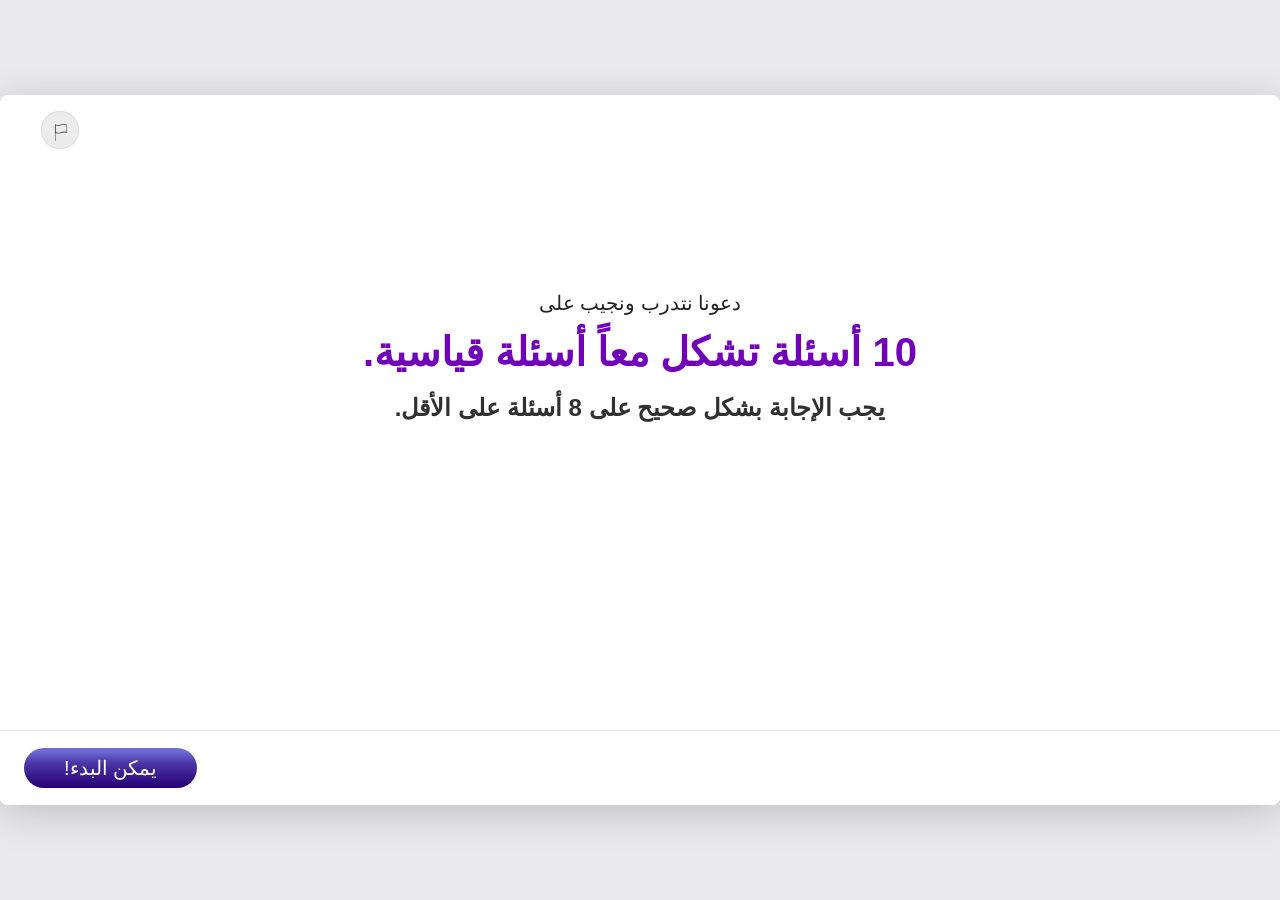
<file: methodica-math-ratio-06-02/index.html>
<!DOCTYPE html>
<html lang="ar" dir="rtl">
<head>
<meta charset="UTF-8">
<meta name="viewport" content="width=device-width, initial-scale=1.0">
<title>نسبة — كمية ناقصة (هدف 1.6) · مكون 02</title>
<link rel="stylesheet" href="assets/fonts/fonts.css?v=7">
<link rel="stylesheet" href="styles.css?v=8">
</head>
<body data-subject-theme="math">
<!-- Boot cover (resume, ADDING-REPORTING-AND-RESUME.md §8.11): hides the first screen until it is
     known whether a saved screen will be restored. A SIBLING of #stage (so no transform reaches it),
     inline-styled so a stale stylesheet cannot leave it invisible. 50-loader.js removes it on every
     exit path (dropBootCover); this inline net removes it after 800ms whatever happens — or, when a
     restore is in flight (window.__resumeInFlight), waits for it up to a hard 11s ceiling (10s
     metadata poll + two CDN scripts). Copied from methodica-math-ratio-01. -->
<div id="boot-cover" style="position:fixed;inset:0;z-index:9999;background:#e9e9ee"></div>
<script>
(function () {
  var t0 = Date.now();
  function tick() {
    var c = document.getElementById('boot-cover');
    if (!c || !c.parentNode) return;
    if (window.__resumeInFlight && Date.now() - t0 < 11000) { setTimeout(tick, 100); return; }
    c.parentNode.removeChild(c);
  }
  setTimeout(tick, 800);
})();
</script>
<div id="stage">
<div id="app">

  <button class="flag-btn" type="button" aria-label="هل وجدتم مشكلة؟">
        <span class="flag-btn-icon">
          <span class="flag-btn-glyph" aria-hidden="true">
            <svg class="flag-btn-glyph-pole" viewBox="0 0 0.794329 17.0005" preserveAspectRatio="none" fill="none">
              <path
                d="M0.397164 17C0.177722 17 0 16.8239 0 16.6065V0.393501C0 0.176082 0.177722 0 0.397164 0C0.616607 0 0.794329 0.176082 0.794329 0.393501V16.607C0.794329 16.8245 0.616607 17.0005 0.397164 17.0005V17Z"
                fill="currentColor" />
            </svg>
            <svg class="flag-btn-glyph-banner" viewBox="0 0 12 9.31542" preserveAspectRatio="none" fill="none">
              <path
                d="M2.76227 9.31542C1.91972 9.31542 1.06958 9.15545 0.213483 8.71363C0.0823588 8.64599 0 8.51124 0 8.36469V0.950975C0 0.814619 0.0715221 0.687925 0.188558 0.615989C0.305594 0.54459 0.45189 0.537611 0.574886 0.598811C0.577053 0.599884 0.578679 0.600958 0.580846 0.602032C2.31309 1.49586 4.05563 1.046 5.90003 0.569821C7.80946 0.0770055 9.78336 -0.431915 11.7865 0.601495C11.9176 0.669136 12 0.803882 12 0.950438V8.36415C12 8.4946 11.9344 8.617 11.8255 8.69001C11.7166 8.76302 11.5774 8.77805 11.4555 8.72974C11.443 8.7249 11.4311 8.71954 11.4197 8.71363C9.68745 7.8198 7.94491 8.26967 6.10051 8.7453C5.00709 9.02714 3.89199 9.31489 2.76281 9.31489L2.76227 9.31542ZM0.793787 8.11935C2.45559 8.87307 4.13094 8.44038 5.90003 7.98407C7.62469 7.53903 9.40191 7.08057 11.2062 7.75806V1.19631C9.54441 0.442591 7.86906 0.875281 6.09997 1.33159C4.37531 1.77663 2.59755 2.23509 0.793787 1.5576V8.11935Z"
                fill="currentColor" />
            </svg>
          </span>
        </span>
        <span class="flag-btn-label">هل وجدتم مشكلة؟</span>
      </button>

<!-- ══ S3 — deck slide 7: the transition into the practice set. The deck's own
     bottom-bar buttons are PNG screenshots — dropped in favour of the approved
     chrome. "גיף בתזוזה, לקחת ממשהו קיים" = a looping clip, which the producer
     supplied. The 40pt "10 שאלות" is the deck's deliberate display line. ══ -->
  <section class="screen active" data-screen="3" id="s3">
    <div class="transition-content ts-content">
      <p class="ts-lead" data-reveal="1">دعونا نتدرب ونجيب على</p>
      <h1 class="ts-title ts-title--big" data-reveal="1">10 أسئلة تشكل معاً أسئلة قياسية.</h1>
      <p class="ts-tail" data-reveal="2"><strong>يجب الإجابة بشكل صحيح على 8 أسئلة على الأقل.</strong></p>
      <div class="ts-charrow" data-reveal="3" data-reveal-fade>
        <video class="ts-clip" src="assets/video/character-yellow-happy.mp4" autoplay loop muted
               playsinline preload="auto" aria-label="الشخصية المرافقة تلوح"></video>
      </div>
    </div>
    <button class="btn-continue" onclick="goTo(4)">يمكن البدء!</button>
  </section>
  <!-- Quiz hint overlay — shared, outside all .screen divs -->
  <div id="quiz-hint-overlay" class="hidden m-popup" role="dialog" aria-modal="true" aria-label="تلميح">
    <div class="hint-popup">
      <!-- 07.09: the bulb the hint card was missing. Plain-bulb variant
           (viewBox 0 0 20.997 27.9988), the one the approved build uses in
           the card title — deliberately NOT the button's rayed bulb. The
           text lives in its own span so quizOpenHint() can rewrite it
           without deleting the icon. -->
      <h3 class="hint-title"><svg class="hint-title-icon" viewBox="0 0 20.997 27.9988" fill="none" aria-hidden="true"><path d="M17.4818 2.65764C15.2512 0.668476 12.2563 -0.275357 9.25683 0.0699765C4.59833 0.60431 0.748334 4.35748 0.103168 8.99148C-0.387999 12.5078 0.894168 16.0031 3.532 18.34C4.99267 19.6338 5.83033 21.5191 5.83033 23.5095V23.9155C5.83033 26.1671 7.662 27.9988 9.91367 27.9988H11.0803C13.332 27.9988 15.1637 26.1671 15.1637 23.9155V23.5036C15.1637 21.5366 16.041 19.6431 17.6347 18.1708C19.7708 16.1945 20.997 13.398 20.997 10.4988C20.997 7.50864 19.716 4.65031 17.4818 2.65764ZM13.997 23.9143C13.997 25.522 12.6892 26.831 11.0803 26.831H9.91367C8.30483 26.831 6.997 25.522 6.997 23.9143V23.5083C6.997 23.0545 6.9585 22.6041 6.88617 22.1643H14.1137C14.0367 22.6041 13.997 23.051 13.997 23.5025V23.9143ZM16.8425 17.3133C15.691 18.3773 14.865 19.6385 14.4077 20.9976H11.0792V12.1986C12.7323 11.9198 13.9958 10.479 13.9958 8.74764C13.9958 8.42564 13.7345 8.16431 13.4125 8.16431C13.0905 8.16431 12.8292 8.42564 12.8292 8.74764C12.8292 10.0345 11.7827 11.081 10.4958 11.081C9.209 11.081 8.1625 10.0345 8.1625 8.74764C8.1625 8.42564 7.90117 8.16431 7.57917 8.16431C7.25717 8.16431 6.99583 8.42564 6.99583 8.74764C6.99583 10.479 8.25933 11.9198 9.9125 12.1986V20.9976H6.60267C6.16633 19.6431 5.38 18.4193 4.3055 17.4661C1.9605 15.3895 0.821834 12.2815 1.25817 9.15248C1.831 5.03648 5.2505 1.70448 9.38867 1.22848C9.7655 1.18531 10.14 1.16431 10.511 1.16431C12.807 1.16431 14.9735 1.98448 16.7072 3.52914C18.6917 5.30014 19.8315 7.83998 19.8315 10.4976C19.8315 13.111 18.771 15.5318 16.8437 17.3133H16.8425Z" fill="white"/></svg><span class="hint-title-text">هل تتذكرون كيف تحسبون؟</span></h3>
      <p class="hint-body"></p>
      <button class="hint-close-btn" onclick="quizCloseHint()">رجوع إلى السؤال</button>
    </div>
  </div>

  <!-- Problem-report modal (approved-units pattern; posts to the shared Google Form) -->
  <div id="report-modal" class="report-modal-overlay m-popup" hidden role="dialog" aria-modal="true" aria-labelledby="report-modal-title">
    <div class="report-modal-box">
      <button class="report-close-btn" onclick="tryCloseReportModal()" aria-label="إغلاق">&#10005;</button>
      <h2 class="report-modal-title" id="report-modal-title">الإبلاغ عن مشكلة</h2>
      <p class="report-modal-body">هل هناك شيء غير واضح أو لا يعمل بشكل صحيح؟ أخبرونا بما حدث حتى نتمكن من المعالجة.</p>
      <div class="report-field">
        <label class="report-label" for="report-type">ما نوع المشكلة <span class="required-star">*</span></label>
        <select class="report-select" id="report-type">
          <option value="" disabled selected>اختر نوع المشكلة</option>
          <option value="technical">عطل تقني أو أن شيئاً ما لا يعمل</option>
          <option value="unclear">شيء ما غير واضح لي</option>
          <option value="other">آخر</option>
        </select>
      </div>
      <div class="report-field">
        <label class="report-label" for="report-text">ماذا حدث؟ <span class="required-star">*</span></label>
        <textarea class="report-textarea" id="report-text" maxlength="250" rows="4" placeholder="صف المشكلة..."></textarea>
        <span class="report-char-count" id="report-char-count">0 / 250</span>
      </div>
      <p class="report-error" id="report-error" hidden>يرجى تحديد نوع المشكلة ووصف ما حدث.</p>
      <div class="report-actions">
        <button class="report-submit-btn" onclick="submitReport()">إرسال</button>
        <button class="report-cancel-btn" onclick="tryCloseReportModal()">إلغاء</button>
      </div>
      <div class="report-thanks" id="report-thanks" hidden>
        <p>شكرًا! تم إرسال البلاغ. سنتعامل معه في أقرب وقت.</p>
        <button class="report-submit-btn" onclick="forceCloseReportModal()">إغلاق</button>
      </div>
    </div>
  </div>
  <div id="report-confirm-modal" class="report-modal-overlay m-popup" hidden role="dialog" aria-modal="true" aria-labelledby="confirm-modal-title">
    <div class="report-modal-box report-confirm-box">
      <h2 class="report-modal-title" id="confirm-modal-title">هل أنت متأكد من إغلاق النافذة؟</h2>
      <p class="report-modal-body">بالنقر على إغلاق لن يتم إرسال تقرير</p>
      <div class="report-actions">
        <button class="report-cancel-btn" onclick="forceCloseReportModal()">إغلاق النافذة</button>
        <button class="report-submit-btn" onclick="backToReportForm()">أريد الإبلاغ</button>
      </div>
    </div>
  </div>


</div>
</div>

  <!-- Platform layer first (identity → xAPI → resume → loader), then this component's
       configuration, then the 720-core, then the glue, then the boot — LAST, in its own tag.
       Every ?v= is identical in both components (ADDING-REPORTING-AND-RESUME.md §3.4). -->
  <script src="../unit-js/10-identity.js?v=7"></script>
  <script src="../unit-js/20-xapi.js?v=9"></script>
  <script src="../unit-js/40-resume.js?v=7"></script>
  <script src="../unit-js/50-loader.js?v=7"></script>
  <script src="script.js?v=8"></script>
  <script src="../unit-js/motion.js?v=7"></script>
  <script src="../unit-js/quiz-engine.js?v=7"></script>
  <script src="../unit-js/questions.js?v=7"></script>
  <script src="../unit-js/report-modal.js?v=7"></script>
  <script src="../unit-js/unit.js?v=7"></script>
  <script src="../unit-js/engine.js?v=7"></script>
  <script src="../unit-js/70-platform.js?v=8"></script>
  <script src="../unit-js/90-boot.js?v=7"></script>
</body>
</html>
</file>
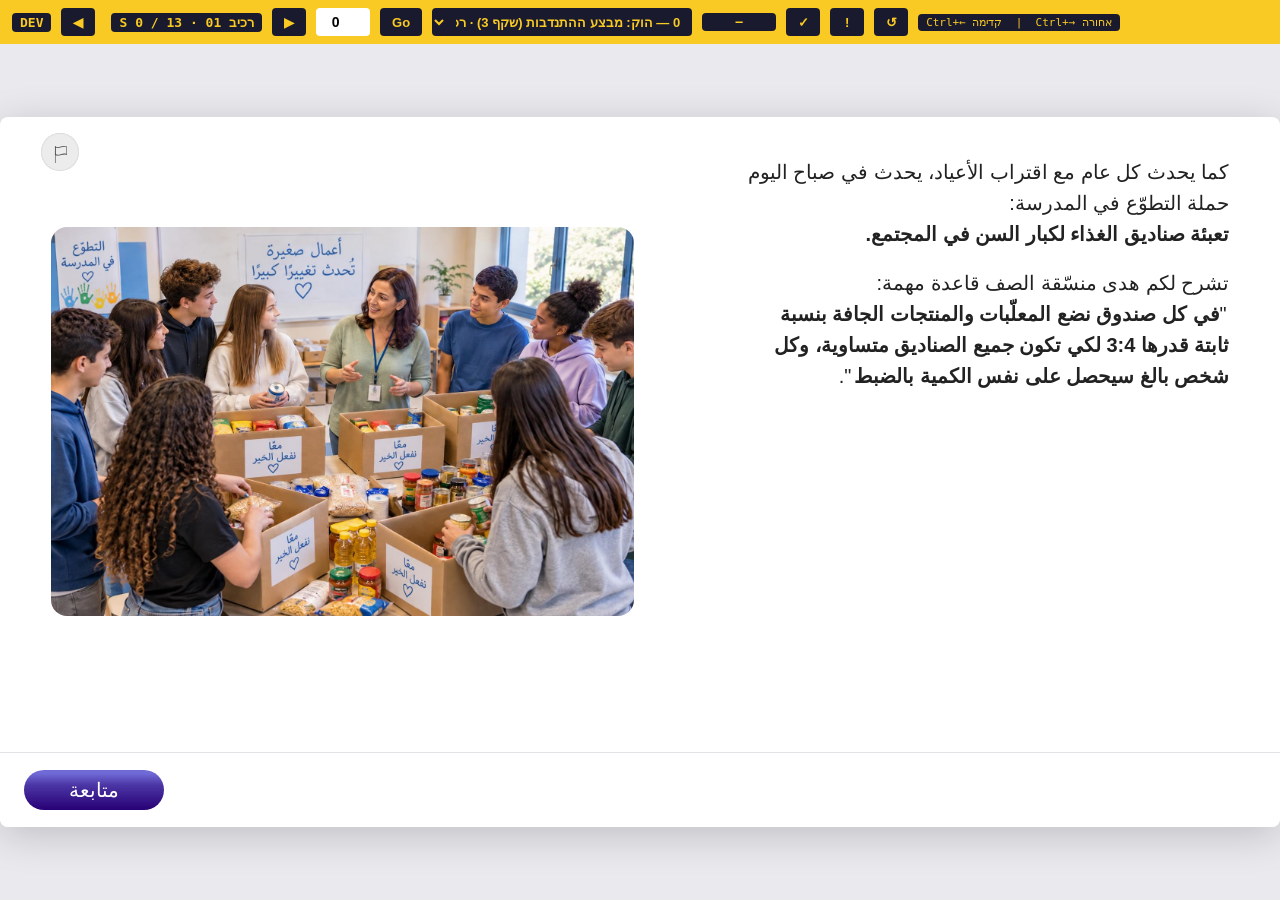
<file: index_dev.html>
<!DOCTYPE html>
<html lang="he" dir="rtl">
<head>
  <meta charset="UTF-8">
  <title>DEV — יחס (יעד 1.6) — כל הרכיבים</title>
  <style>
    *, *::before, *::after { box-sizing: border-box; margin: 0; padding: 0; }
    html, body { width: 100%; height: 100%; overflow: hidden; background: #1a1a2e; font-family: monospace; }

    #dev-bar {
      position: fixed; top: 0; left: 0; right: 0; height: 44px;
      background: #f9ca24; color: #1a1a2e;
      display: flex; align-items: center; gap: 10px;
      padding: 0 12px; z-index: 9999; font-size: 13px; font-weight: 700;
      direction: ltr;
      transition: background 0.2s ease;
    }
    /* review status of the CURRENT screen colors the whole bar:
       green = approved, striped strong-yellow = needs fixing */
    #dev-bar.st-ok  { background: #2ecc71; }
    #dev-bar.st-fix {
      background: repeating-linear-gradient(45deg, #f9ca24 0 18px, #f39c12 18px 36px);
    }
    .st-btn {
      height: 28px; width: 34px; border: none; border-radius: 4px;
      font-size: 15px; font-weight: 700; cursor: pointer;
    }
    #st-ok    { background: #1e8f4e; color: #fff; }
    #st-fix   { background: #b06f00; color: #fff; }
    #st-clear { background: #1a1a2e; color: #f9ca24; }
    #st-badge {
      min-width: 74px; text-align: center;
      padding: 3px 10px; border-radius: 1000px;
      background: rgba(26, 26, 46, 0.85); color: #fff; font-size: 12px;
    }
    #dev-bar span { background: #1a1a2e; color: #f9ca24; padding: 2px 8px; border-radius: 4px; }
    #dev-bar button {
      height: 28px; padding: 0 12px; border: none; border-radius: 4px;
      background: #1a1a2e; color: #f9ca24; font-weight: 700; cursor: pointer; font-size: 13px;
    }
    #dev-bar button:hover { background: #333; }
    #dev-bar input[type=number] {
      width: 54px; height: 28px; border: none; border-radius: 4px;
      text-align: center; font-size: 14px; font-weight: 700;
    }
    #dev-bar select {
      height: 28px; max-width: 260px; border: none; border-radius: 4px;
      background: #1a1a2e; color: #f9ca24; font-weight: 700; font-size: 13px;
      padding: 0 8px; cursor: pointer; direction: rtl;
    }
    #dev-label { margin-left: 6px; }

    #lomda-frame {
      position: fixed; top: 44px; left: 0; right: 0; bottom: 0;
      border: none; width: 100%; height: calc(100% - 44px);
    }
  </style>
</head>
<body>

<div id="dev-bar">
  <span>DEV</span>
  <button onclick="nav(+1)" title="קדימה (RTL: שמאל = קדימה)">◀</button>
  <span id="dev-label">S 0 / ?</span>
  <button onclick="nav(-1)" title="אחורה (RTL: ימין = אחורה)">▶</button>
  <input type="number" id="jump-input" min="0" value="0" onkeydown="if(event.key==='Enter')jumpTo()">
  <button onclick="jumpTo()">Go</button>
  <select id="screen-select" onchange="send(parseInt(this.value, 10))"></select>
  <span id="st-badge">—</span>
  <button class="st-btn" id="st-ok"    onclick="setStatus('ok')"    title="מאושר — עברתי ואישרתי">✓</button>
  <button class="st-btn" id="st-fix"   onclick="setStatus('fix')"   title="דורש תיקון">!</button>
  <button class="st-btn" id="st-clear" onclick="setStatus(null)"    title="איפוס סטטוס">↺</button>
  <span style="margin-right:auto; font-size:11px; font-weight:400;">Ctrl+← קדימה &nbsp;|&nbsp; Ctrl+→ אחורה</span>
</div>

<iframe id="lomda-frame" src="./methodica-ar-math-ratio-06-01/index.html?v=1&dev=1"></iframe>

<script>
  /* Same DEV bar as the single-folder unit (units/methodica-ar-math-ratio-06/
     index_dev.html) — same markup, styles, screen picker, keyboard shortcuts
     and localStorage review marks, so a ✓/! set in either harness is the same
     mark. The ONLY addition is component routing: the screens live in four
     component folders, so a jump across a boundary swaps the iframe and then
     delivers the screen. */
  const UNIT_ID = 'methodica-ar-math-ratio-06';
  const UNIT_DIR = 'methodica-ar-math-ratio-06';
  /* Two components, named by the deck's own separator slides (2 and 6). */
  const PARTS = [
    { n: 1, start: 0, end: 2  },   // deck slides 3-5
    { n: 2, start: 3, end: 13 }    // deck slides 7-17
  ];
  const TOTAL_SCREENS = 14;

  let cur = 0;
  let total = TOTAL_SCREENS;
  let loadedPart = 1;
  let pending = null, pendTimer = null;

  const frame  = document.getElementById('lomda-frame');
  const label  = document.getElementById('dev-label');
  const input  = document.getElementById('jump-input');
  const select = document.getElementById('screen-select');

  const partOf = n => PARTS.find(p => n >= p.start && n <= p.end) || PARTS[0];

  const SCREEN_NAMES = [
    'הוק: מבצע ההתנדבות (שקף 3)',
    'שאלת הוק: כמה מוצרים יבשים? (שקף 4)',
    'הוק: מה נתרגל ביחידה (שקף 5)',
    'מעבר: אפשר להתחיל! (שקף 7)',
    'שאלה 1: אוטובוס — ילדים ומבוגרים (שקף 8)',
    'שאלה 2: שמיכת משבצות 3:5 (שקף 9)',
    'שאלה 3: צבע — 10 ליטרים (שקף 10)',
    'שאלה 4: תערובת זהב וכסף 1:4 (שקף 11)',
    'שאלה 5: התקציב השבועי של רוני (שקף 12)',
    'שאלה 6: צלעות מלבן 2:5 (שקף 13)',
    'שאלה 7: ניר (שקף 14)',
    'שאלה 8: קצב דפיקות הלב (שקף 15)',
    'שאלה 9: דשן לגינה (שקף 16)',
    'שאלה 10: כדורים אדומים וירוקים 5:7 (שקף 17)',
  ];

  function buildSelect(n) {
    select.innerHTML = '';
    for (let i = 0; i < n; i++) {
      const opt = document.createElement('option');
      opt.value = i;
      opt.textContent = i + ' — ' + (SCREEN_NAMES[i] || 'מסך ' + i) +
                        '  · רכיב ' + String(partOf(i).n).padStart(2, '0');
      select.appendChild(opt);
    }
    select.value = cur;
  }
  buildSelect(total);

  window.addEventListener('message', e => {
    if (!e.data) return;
    if (e.data.type === 'DEV_READY') {
      total = Math.max(total, e.data.total || 0);
      buildSelect(total);
      if (pending !== null) post(pending);
      updateLabel();
    }
    if (e.data.type === 'DEV_SCREEN') {
      cur = e.data.screen;
      input.value = cur;
      if ([...select.options].some(o => Number(o.value) === cur)) select.value = cur;
      if (cur === pending) { pending = null; clearInterval(pendTimer); }
      updateLabel();
    }
  });

  const post = n => { try { frame.contentWindow.postMessage({ type: 'DEV_GOTO', screen: n }, '*'); } catch (err) {} };

  /* Delivering a screen to a JUST-LOADED component is a race: DEV_READY only
     fires on window 'load', which waits for every video, and frame.onload can
     land before the engine's listener exists. So retry DEV_GOTO on a short
     interval and stop the moment the component confirms with DEV_SCREEN. */
  function deliver(n) {
    pending = n; clearInterval(pendTimer);
    let tries = 0;
    pendTimer = setInterval(() => {
      if (pending === null || ++tries > 60) { clearInterval(pendTimer); return; }
      post(pending);
    }, 100);
  }

  function send(n) {
    n = Math.max(0, Math.min(total - 1, n));
    cur = n;
    input.value = n;
    select.value = n;
    const p = partOf(n);
    if (p.n !== loadedPart) {
      loadedPart = p.n;
      /* ?dev=1 = DEV_NAV (10-identity.js): the in-lomda buttons may still hop between
         components here; in production the platform routes and they report and stop. */
      frame.src = './' + UNIT_DIR + '-' + String(p.n).padStart(2, '0') + '/index.html?dev=1';
      deliver(n);
    } else {
      post(n);
    }
    updateLabel();
  }

  function nav(delta) {
    const next = Math.max(0, Math.min(total - 1, cur + delta));
    send(next);
  }

  function jumpTo() {
    const n = parseInt(input.value, 10);
    if (!isNaN(n) && n >= 0 && n < total) send(n);
  }

  function updateLabel() {
    label.textContent = 'S ' + cur + ' / ' + (total - 1) +
                        '  ·  רכיב ' + String(partOf(cur).n).padStart(2, '0');
    renderStatus();
  }

  /* ── review status (producer workflow): green = approved, yellow =
     needs fixing. Persisted per unit in localStorage — same key as the
     single-folder harness, so marks are shared. ── */
  const QA_ROUND = 'build1';
  const REVIEW_KEY = 'dev_review_' + UNIT_ID + '_' + QA_ROUND;
  function loadReview() {
    try { return JSON.parse(localStorage.getItem(REVIEW_KEY)) || {}; }
    catch (e) { return {}; }
  }
  function saveReview(r) {
    try { localStorage.setItem(REVIEW_KEY, JSON.stringify(r)); } catch (e) {}
  }
  function setStatus(st) {
    const r = loadReview();
    if (st) r[cur] = st; else delete r[cur];
    saveReview(r);
    renderStatus();
  }
  function renderStatus() {
    const r = loadReview();
    const bar = document.getElementById('dev-bar');
    bar.classList.toggle('st-ok',  r[cur] === 'ok');
    bar.classList.toggle('st-fix', r[cur] === 'fix');
    const badge = document.getElementById('st-badge');
    badge.textContent = r[cur] === 'ok' ? 'מאושר ✓' : r[cur] === 'fix' ? 'לתיקון !' : '—';
    [...select.options].forEach(o => {
      const n = Number(o.value);
      const base = o.dataset.base || o.textContent;
      o.dataset.base = base;
      o.textContent = (r[n] === 'ok' ? '✓ ' : r[n] === 'fix' ? '⚠ ' : '') + base;
    });
  }

  document.addEventListener('keydown', e => {
    if (e.ctrlKey && e.key === 'ArrowLeft')  nav(+1);
    if (e.ctrlKey && e.key === 'ArrowRight') nav(-1);
  });
  updateLabel();
</script>
</body>
</html>
</file>
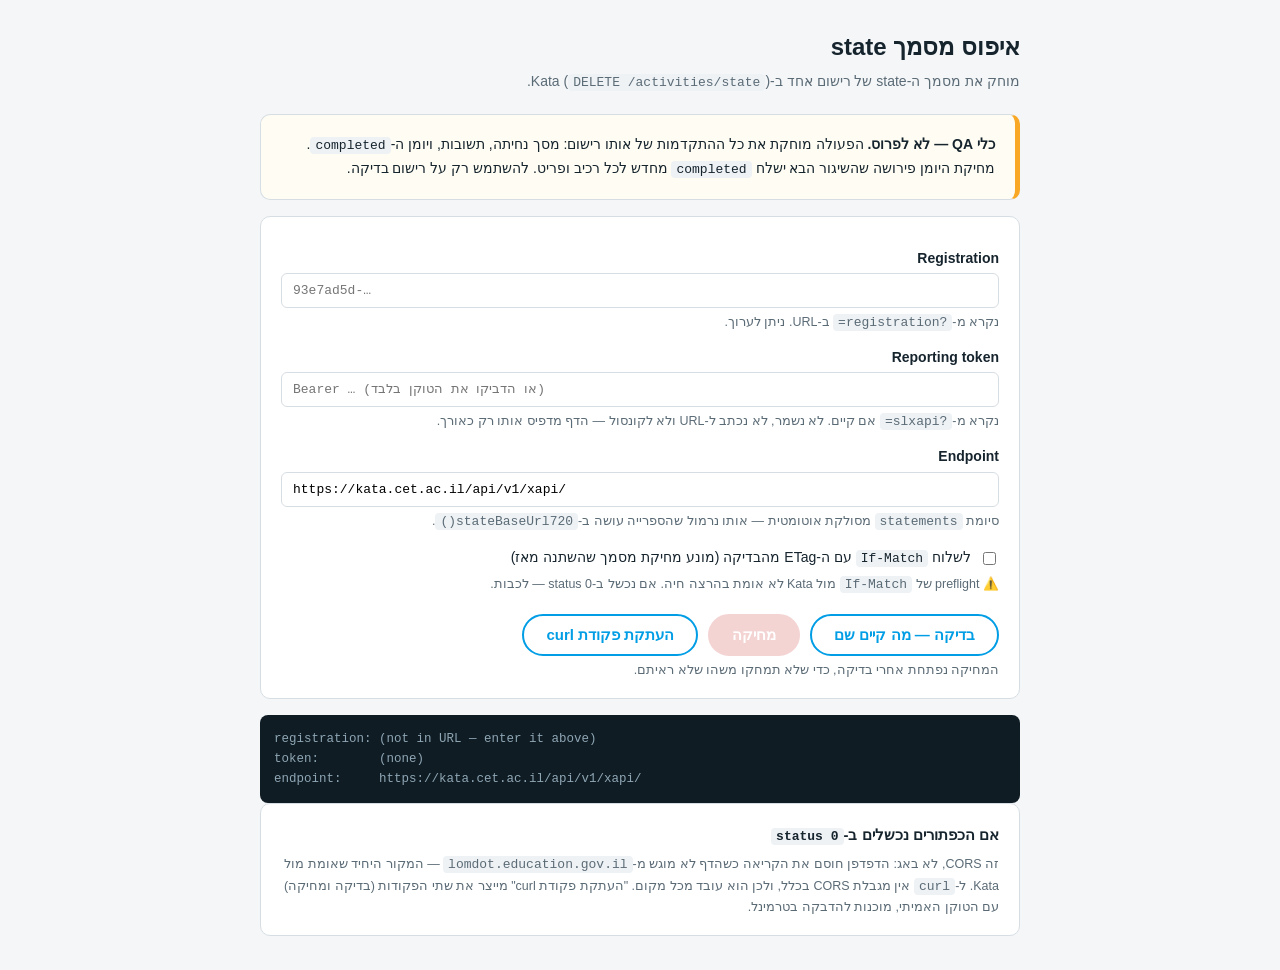
<file: docs-and-tools/reset-state.html>
<!DOCTYPE html>
<html lang="he" dir="rtl">
<head>
<meta charset="utf-8">
<title>איפוס מסמך state — כלי QA</title>
<!--
  ═══════════════════════════════════════════════════════════════════════════
  כלי QA למחיקת מסמך ה-state של רישום (registration) אחד ב-Kata.

  ⚠️ **לא נפרס.** הקובץ יושב ב-docs-and-tools/ במכוון: תהליך האריזה מוחק את
  התיקייה הזאת מחבילת השחרור (ראו DEPLOY.md). דף שמוחק התקדמות של לומד לא
  אמור להיות נגיש בייצור.

  ── למה ?registration לבדו לא מספיק ──
  ה-State API של Kata מאמת **רק** בכותרת `Authorization: Bearer <token>`.
  אין צורת query-string לטוקן, אין X-HTTP-Method-Override ואין syntax חלופי
  של xAPI §7.7 — אומת מול Documentation/KATA/KATA-API.md. לכן ה-registration
  מגיע מה-URL כמבוקש, והטוקן מגיע מאחד משניים:
    1. `?slxapi={...}` — מעטפת ההשקה, אם פותחים עם קישור השקה קיים
    2. הדבקה בשדה שבדף — לא נשמר, לא נכתב ל-URL ולא ללוג

  ⚠️ הטוקן **לא** מוקשח לתוך הקובץ במכוון: זה קובץ בריפו, וטוקן חי בתוכו הוא
  דליפת אישורים. הדף גם לא כותב אותו לקונסול — רק `Bearer …(len N)`.

  ── CORS — המגבלה המעשית ──
  ה-CORS מול kata.cet.ac.il אומת בהרצה חיה **רק** מ-lomdot.education.gov.il.
  מ-file:// או מ-localhost הקריאה עשויה להיכשל עם status 0. אם זה קורה, שתי
  אפשרויות:
    • להשתמש ב-`?resetState` על אחד הסינים בייצור — הפתח הקיים, שכותב מסמך
      ריק ועובר בוודאות (unit-js/40-resume.js). לא DELETE אמיתי, אבל שקול
      מבחינת הלומד.
    • להעלות את הקובץ הזה זמנית לתיקיית היחידה בייצור, להשתמש, **ולמחוק
      מיד**. לא להשאיר אותו שם.
  ═══════════════════════════════════════════════════════════════════════════
-->
<style>
  :root {
    --bg: #f4f6f8; --card: #fff; --ink: #16242e; --muted: #5b6b76;
    --line: #d7dee3; --blue: #019de5; --red: #c62828; --green: #2e7d32;
    --amber: #f9a825;
  }
  * { box-sizing: border-box; }
  body {
    margin: 0; padding: 28px 20px; background: var(--bg); color: var(--ink);
    font-family: 'Assistant', 'Segoe UI', Arial, sans-serif; font-size: 16px; line-height: 1.6;
  }
  .wrap { max-width: 760px; margin: 0 auto; }
  h1 { font-size: 24px; margin: 0 0 4px; }
  .sub { color: var(--muted); margin: 0 0 20px; font-size: 14px; }
  .card {
    background: var(--card); border: 1px solid var(--line); border-radius: 10px;
    padding: 18px 20px; margin-bottom: 16px;
  }
  .warn {
    border-inline-start: 5px solid var(--amber); background: #fffdf3;
    font-size: 14px;
  }
  label { display: block; font-weight: 600; margin: 12px 0 4px; font-size: 14px; }
  input[type=text], input[type=password] {
    width: 100%; padding: 9px 11px; border: 1px solid var(--line); border-radius: 6px;
    font-family: ui-monospace, 'Consolas', monospace; font-size: 13px; direction: ltr;
  }
  .hint { color: var(--muted); font-size: 12.5px; margin-top: 4px; }
  .row { display: flex; gap: 10px; flex-wrap: wrap; margin-top: 18px; }
  button {
    font-family: inherit; font-size: 15px; font-weight: 600; padding: 10px 22px;
    border-radius: 1000px; cursor: pointer; border: 2px solid var(--blue);
    background: #fff; color: var(--blue);
  }
  button:disabled { opacity: .45; cursor: not-allowed; }
  button.danger { border-color: var(--red); color: #fff; background: var(--red); }
  button.danger:disabled { background: #e8a0a0; border-color: #e8a0a0; }
  pre {
    background: #0f1c24; color: #d6e6f2; padding: 14px; border-radius: 8px;
    overflow-x: auto; font-size: 12.5px; direction: ltr; text-align: left;
    white-space: pre-wrap; word-break: break-word; margin: 14px 0 0; min-height: 42px;
  }
  .ok { color: #7ddba0; } .bad { color: #ff9c9c; } .dim { color: #8fa6b4; }
  code { background: #eef2f5; padding: 1px 5px; border-radius: 4px; font-size: 13px; }
  .chk { display: flex; align-items: center; gap: 8px; margin-top: 14px; font-size: 14px; }
  .chk input { width: auto; }
</style>
</head>
<body>
<div class="wrap">

  <h1>איפוס מסמך state</h1>
  <p class="sub">מוחק את מסמך ה-state של רישום אחד ב-Kata (<code>DELETE /activities/state</code>).</p>

  <div class="card warn">
    <strong>כלי QA — לא לפרוס.</strong>
    הפעולה מוחקת את כל ההתקדמות של אותו רישום: מסך נחיתה, תשובות, ויומן
    ה-<code>completed</code>. מחיקת היומן פירושה שהשיגור הבא ישלח <code>completed</code>
    מחדש לכל רכיב ופריט. להשתמש רק על רישום בדיקה.
  </div>

  <div class="card">
    <label for="reg">Registration</label>
    <input id="reg" type="text" placeholder="93e7ad5d-…" autocomplete="off" spellcheck="false">
    <div class="hint">נקרא מ-<code>?registration=</code> ב-URL. ניתן לערוך.</div>

    <label for="tok">Reporting token</label>
    <input id="tok" type="password" placeholder="Bearer … (או הדביקו את הטוקן בלבד)" autocomplete="off" spellcheck="false">
    <div class="hint">
      נקרא מ-<code>?slxapi=</code> אם קיים. לא נשמר, לא נכתב ל-URL ולא לקונסול —
      הדף מדפיס אותו רק כאורך.
    </div>

    <label for="ep">Endpoint</label>
    <input id="ep" type="text" value="https://kata.cet.ac.il/api/v1/xapi/" spellcheck="false">
    <div class="hint">
      סיומת <code>statements</code> מסולקת אוטומטית — אותו נרמול שהספרייה עושה
      ב-<code>stateBaseUrl720()</code>.
    </div>

    <div class="chk">
      <input id="ifmatch" type="checkbox">
      <label for="ifmatch" style="margin:0;font-weight:400">
        לשלוח <code>If-Match</code> עם ה-ETag מהבדיקה (מונע מחיקת מסמך שהשתנה מאז)
      </label>
    </div>
    <div class="hint">
      ⚠️ preflight של <code>If-Match</code> מול Kata לא אומת בהרצה חיה. אם נכשל
      ב-status 0 — לכבות.
    </div>

    <div class="row">
      <button id="btnCheck">בדיקה — מה קיים שם</button>
      <button id="btnDel" class="danger" disabled>מחיקה</button>
      <button id="btnCurl">העתקת פקודת curl</button>
    </div>
    <div class="hint" id="delHint">המחיקה נפתחת אחרי בדיקה, כדי שלא תמחקו משהו שלא ראיתם.</div>
  </div>

  <pre id="out"><span class="dim">מוכן.</span></pre>

  <div class="card">
    <strong style="font-size:15px">אם הכפתורים נכשלים ב-<code>status 0</code></strong>
    <div class="hint" style="margin-top:6px">
      זה CORS, לא באג: הדפדפן חוסם את הקריאה כשהדף לא מוגש מ-<code>lomdot.education.gov.il</code>
      — המקור היחיד שאומת מול Kata. ל-<code>curl</code> אין מגבלת CORS בכלל, ולכן
      הוא עובד מכל מקום. "העתקת פקודת curl" מייצר את שתי הפקודות (בדיקה ומחיקה)
      עם הטוקן האמיתי, מוכנות להדבקה בטרמינל.
    </div>
  </div>
</div>

<script>
'use strict';

var $ = function (id) { return document.getElementById(id); };
var out = $('out');
var lastEtag = null;
var checkedReg = null;

function log(html, cls) {
  out.innerHTML = cls ? '<span class="' + cls + '">' + html + '</span>' : html;
}
function append(html, cls) {
  out.innerHTML += '\n' + (cls ? '<span class="' + cls + '">' + html + '</span>' : html);
}
function esc(s) {
  return String(s).replace(/&/g, '&amp;').replace(/</g, '&lt;').replace(/>/g, '&gt;');
}

/* מסתיר את הטוקן בכל פלט. אורך בלבד — מספיק לאבחן "הודבק חלקית" בלי לחשוף. */
function redact(tok) {
  if (!tok) return '(none)';
  return 'Bearer …(len ' + String(tok).replace(/^Bearer\s+/i, '').length + ')';
}

/* אותו נרמול כמו stateBaseUrl720: מעטפת שנמסרה עם '…/xapi/statements' הייתה
   מייצרת '…/statements/activities/state' → 404, שנראה כמו "אין מסמך". */
function baseUrl() {
  var ep = $('ep').value.trim();
  var stripped = ep.replace(/statements\/?$/, '');
  if (stripped && !/\/$/.test(stripped)) stripped += '/';
  return stripped;
}
function stateUrl(reg) {
  return baseUrl() + 'activities/state?registration=' + encodeURIComponent(reg);
}
function authHeader() {
  var t = $('tok').value.trim();
  if (!t) return null;
  return /^Bearer\s+/i.test(t) ? t : 'Bearer ' + t;
}

/* אותה טבלת status→reason של xapi-720-k.js, כדי שהאבחון כאן ידבר באותה שפה
   כמו stateLastResult720() בלומדה עצמה. */
function reasonFor(op, status) {
  if (status >= 200 && status < 300) return 'ok';
  switch (status) {
    case 0:   return 'network / CORS';
    case 400: return 'bad-address';
    case 401: return 'auth';
    case 404: return (op === 'delete') ? 'absent (nothing to delete)' : 'absent';
    case 412: return 'stale (If-Match)';
    case 413: return 'too-large';
    case 422: return 'validation';
    default:  return 'http-' + status;
  }
}

function readParams() {
  var q = new URLSearchParams(location.search);

  var reg = q.get('registration');
  if (reg) $('reg').value = reg;

  /* שלוש דרכים להעביר את הטוקן, לפי סדר עדיפות. בכולן הוא נקרא לזיכרון
     ומיד מסולק מה-URL (ראו למטה) — אבל URL עדיין עובר דרך לוגים של שרת
     ודרך היסטוריית הדפדפן לפני שהסקריפט רץ, ולכן הדבקה בשדה עדיפה כשאפשר. */
  var raw = q.get('slxapi');
  if (raw) {
    try {
      var env = JSON.parse(raw);
      if (env && env.auth) $('tok').value = env.auth;
      if (env && env.endpoint) $('ep').value = env.endpoint;
    } catch (e) {
      append('⚠ ?slxapi present but not valid JSON — ignored.', 'bad');
    }
  }
  /* ?auth= — נוח יותר מ-?slxapi כי לא דורש לבנות JSON ביד. מקבל גם
     'Bearer xxx' וגם 'xxx' בלבד. */
  var authQ = q.get('auth');
  if (authQ) $('tok').value = authQ;
  var epQ = q.get('endpoint');
  if (epQ) $('ep').value = epQ;

  var msgs = [];
  msgs.push('registration: ' + (reg ? esc(reg) : '(not in URL — enter it above)'));
  msgs.push('token:        ' + redact($('tok').value));
  msgs.push('endpoint:     ' + esc(baseUrl() || '(empty)'));
  log(msgs.join('\n'), 'dim');

  /* ה-URL עצמו עלול לשאת טוקן. מסלקים אותו מההיסטוריה מיד — אותו דפוס כמו
     initResumeResetHatch, שמנקה את ?resetState אחרי שקרא אותו. */
  if (raw || authQ) {
    try {
      var clean = new URLSearchParams(location.search);
      clean.delete('slxapi');
      clean.delete('auth');
      var qs = clean.toString();
      history.replaceState(null, '', location.pathname + (qs ? '?' + qs : ''));
      append('\n✓ token param removed from the address bar (kept in memory only).', 'ok');
    } catch (e) {}
  }
}

function validate(op) {
  var reg = $('reg').value.trim();
  if (!reg) { log('✗ registration is empty.', 'bad'); return null; }
  if (!authHeader()) {
    log('✗ no reporting token.\n\n' +
        'Kata authenticates the State API with an Authorization: Bearer header only —\n' +
        'there is no query-string form. Paste the token above, or open this page with\n' +
        'a launch link that carries ?slxapi={...,"auth":"Bearer ..."}.', 'bad');
    return null;
  }
  if (!baseUrl()) { log('✗ endpoint is empty.', 'bad'); return null; }
  return { reg: reg, url: stateUrl(reg), auth: authHeader() };
}

/* GET — מה קיים שם. הפרדה מכוונת מהמחיקה: אין למחוק מסמך שלא ראיתם. */
$('btnCheck').onclick = function () {
  var v = validate('load'); if (!v) return;
  log('GET ' + esc(v.url.replace(/registration=.*/, 'registration=' + v.reg)) +
      '\nauth: ' + redact(v.auth) + '\n…', 'dim');

  fetch(v.url, { method: 'GET', headers: { 'Authorization': v.auth,
                                           'X-Experience-API-Version': '1.0.3' } })
    .then(function (res) {
      lastEtag = res.headers.get('ETag');
      return res.text().then(function (body) { return { res: res, body: body }; });
    })
    .then(function (r) {
      var s = r.res.status;
      append('\nstatus ' + s + '  → ' + reasonFor('load', s), (s >= 200 && s < 300) ? 'ok' : 'bad');
      if (lastEtag) append('ETag:   ' + esc(lastEtag), 'dim');
      if (s === 404) {
        append('\nNothing stored for this registration. Nothing to delete.', 'dim');
        $('btnDel').disabled = true;
        return;
      }
      if (s < 200 || s >= 300) { $('btnDel').disabled = true; return; }

      append('bytes:  ' + r.body.length, 'dim');
      var preview = r.body;
      try {
        var doc = JSON.parse(r.body);
        append('v:      ' + (doc.v !== undefined ? doc.v : '(none)'), 'dim');
        append('part:   ' + (doc.part || '(none)'), 'dim');
        append('parts:  ' + (doc.parts ? Object.keys(doc.parts).join(', ') : '(none)'), 'dim');
        var doneN = doc.done ? Object.keys(doc.done).length : 0;
        var itemN = doc.doneItems ? Object.keys(doc.doneItems).length : 0;
        append('ledger: ' + doneN + ' components / ' + itemN + ' items already reported completed',
               (doneN || itemN) ? 'bad' : 'dim');
        preview = JSON.stringify(doc, null, 2);
      } catch (e) {
        append('(body is not JSON — shown raw)', 'dim');
      }
      append('\n' + esc(preview.slice(0, 1200)) + (preview.length > 1200 ? '\n… truncated' : ''), 'dim');

      checkedReg = v.reg;
      $('btnDel').disabled = false;
      $('delHint').textContent = 'המחיקה פתוחה עבור ' + v.reg + '.';
    })
    .catch(function (e) {
      /* fetch נכשל בלי status = כמעט תמיד CORS או רשת. */
      append('\nstatus 0 → network / CORS', 'bad');
      append('\n' + esc(e && e.message ? e.message : String(e)), 'bad');
      append('\nCORS to kata.cet.ac.il was verified only from lomdot.education.gov.il.\n' +
             'From file:// or localhost it is expected to fail. See the comment at the top\n' +
             'of this file for the two ways around it.', 'dim');
      $('btnDel').disabled = true;
    });
};

/* DELETE — אחרי בדיקה ואחרי אישור מפורש. */
$('btnDel').onclick = function () {
  var v = validate('delete'); if (!v) return;

  if (v.reg !== checkedReg) {
    log('✗ the registration changed since the check. Run the check again.', 'bad');
    $('btnDel').disabled = true;
    return;
  }
  if (!window.confirm(
        'למחוק את מסמך ה-state של הרישום הזה?\n\n' + v.reg +
        '\n\nכל ההתקדמות תימחק, כולל יומן ה-completed — כלומר השיגור הבא ידווח ' +
        'completed מחדש לכל רכיב ופריט.\n\nאין ביטול.')) {
    append('\nביטול — לא נשלח כלום.', 'dim');
    return;
  }

  var headers = { 'Authorization': v.auth, 'X-Experience-API-Version': '1.0.3' };
  if ($('ifmatch').checked && lastEtag) headers['If-Match'] = lastEtag;

  log('DELETE ' + esc(v.url.replace(/registration=.*/, 'registration=' + v.reg)) +
      '\nauth: ' + redact(v.auth) +
      (headers['If-Match'] ? '\nIf-Match: ' + esc(headers['If-Match']) : '') + '\n…', 'dim');

  fetch(v.url, { method: 'DELETE', headers: headers })
    .then(function (res) {
      var s = res.status;
      append('\nstatus ' + s + '  → ' + reasonFor('delete', s), (s >= 200 && s < 300) ? 'ok' : 'bad');
      if (s >= 200 && s < 300) {
        append('\n✓ deleted. Verify with the check button — it should now report 404 / absent.', 'ok');
        $('btnDel').disabled = true;
        checkedReg = null;
        lastEtag = null;
      } else if (s === 412) {
        append('\nThe document changed since the check. Re-check and try again.', 'bad');
      }
    })
    .catch(function (e) {
      append('\nstatus 0 → network / CORS', 'bad');
      append('\n' + esc(e && e.message ? e.message : String(e)), 'bad');
    });
};

/* מחלץ ל-curl. קיים כי ה-fetch של הדף כפוף ל-CORS ו-curl לא — כלומר זה
   המסלול שעובד מכל מקום, כולל מהמכונה המקומית. הפלט על המסך מצונזר; מה
   שמועתק ללוח מכיל את הטוקן האמיתי, כי אחרת הפקודה לא שמישה. */
function curlCommands(reg, auth, redacted) {
  var url = stateUrl(reg);
  var a = redacted ? redact(auth) : auth;
  return [
    '# 1) בדיקה — מה קיים שם (200 = יש מסמך, 404 = אין)',
    'curl -i "' + url + '" \\',
    '  -H "Authorization: ' + a + '" \\',
    '  -H "X-Experience-API-Version: 1.0.3"',
    '',
    '# 2) מחיקה (204 = נמחק). ⚠️ מוחק את כל ההתקדמות, כולל יומן ה-completed.',
    'curl -i -X DELETE "' + url + '" \\',
    '  -H "Authorization: ' + a + '" \\',
    '  -H "X-Experience-API-Version: 1.0.3"'
  ].join('\n');
}

$('btnCurl').onclick = function () {
  var reg = $('reg').value.trim();
  var auth = authHeader();
  if (!reg)  { log('✗ registration is empty.', 'bad'); return; }
  if (!auth) { log('✗ no reporting token — the curl command would not authenticate.', 'bad'); return; }

  log(esc(curlCommands(reg, auth, true)), 'dim');
  append('\n(הפקודות שעל המסך מצונזרות. מה שמועתק ללוח מכיל את הטוקן האמיתי.)', 'dim');

  var real = curlCommands(reg, auth, false);
  if (navigator.clipboard && navigator.clipboard.writeText) {
    navigator.clipboard.writeText(real).then(function () {
      append('\n✓ הועתק ללוח.', 'ok');
    }).catch(function () {
      append('\n⚠ ההעתקה נחסמה. סמנו והעתיקו מהשדה שנפתח למטה.', 'bad');
      showFallback(real);
    });
  } else {
    showFallback(real);
  }
};

/* clipboard.writeText חסום בהקשר לא-מאובטח (http://, file://) בחלק
   מהדפדפנים. אז נותנים textarea לסימון ידני — אחרת הכפתור פשוט לא עושה כלום. */
function showFallback(text) {
  var ta = document.getElementById('curlFallback');
  if (!ta) {
    ta = document.createElement('textarea');
    ta.id = 'curlFallback';
    ta.style.cssText = 'width:100%;height:150px;margin-top:12px;direction:ltr;' +
      'font-family:ui-monospace,Consolas,monospace;font-size:12.5px;' +
      'border:1px solid var(--line);border-radius:6px;padding:10px;';
    out.parentNode.insertBefore(ta, out.nextSibling);
  }
  ta.value = text;
  ta.select();
}

$('ep').addEventListener('change', function () { $('btnDel').disabled = true; checkedReg = null; });
$('reg').addEventListener('input', function () { $('btnDel').disabled = true; checkedReg = null; });

readParams();
</script>
</body>
</html>
</file>
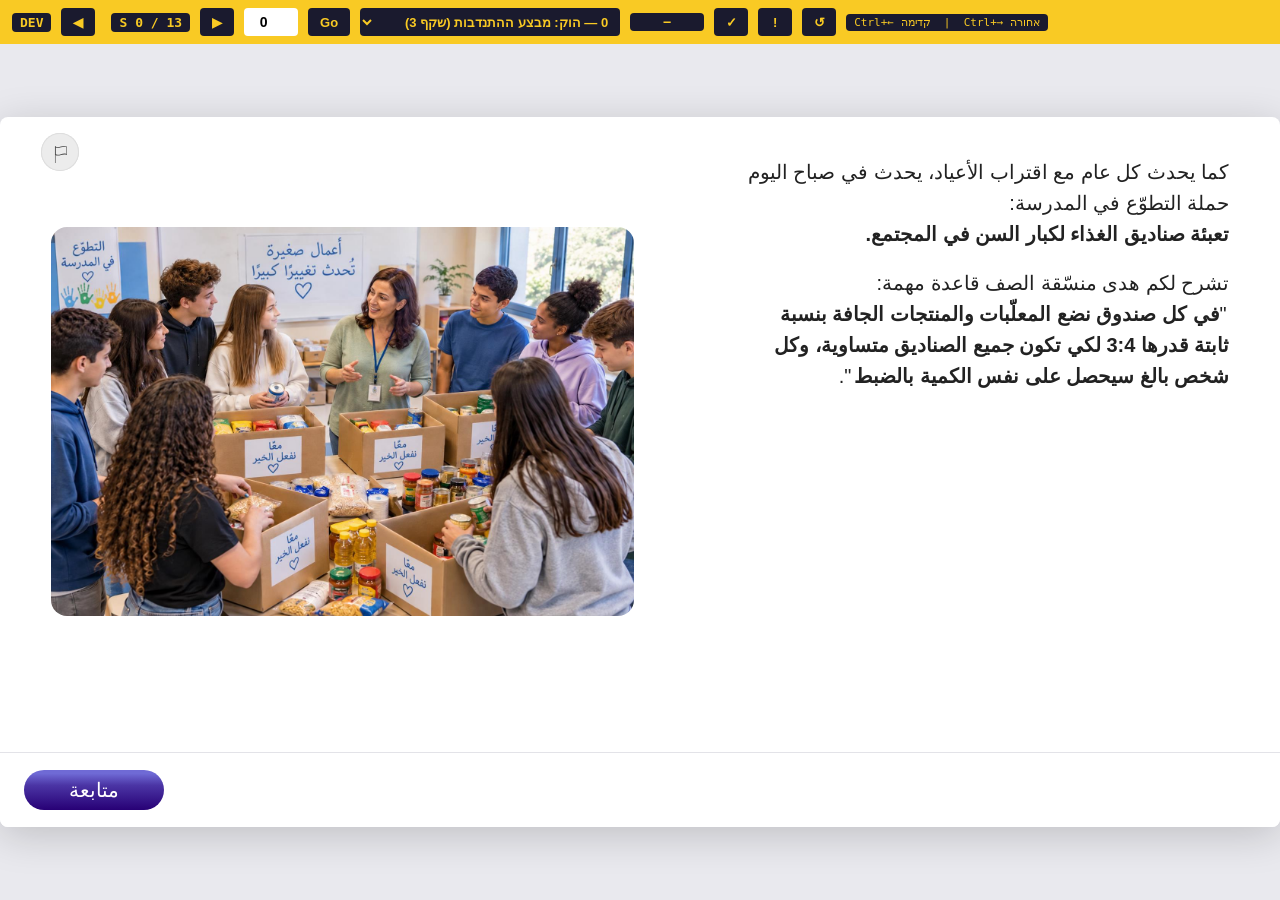
<file: methodica-ar-math-ratio-06-01/index_dev.html>
<!DOCTYPE html>
<html lang="he" dir="rtl">
<head>
  <meta charset="UTF-8">
  <title>DEV — יחס (יעד 1.6) · רכיב 01</title>
  <style>
    *, *::before, *::after { box-sizing: border-box; margin: 0; padding: 0; }
    html, body { width: 100%; height: 100%; overflow: hidden; background: #1a1a2e; font-family: monospace; }

    #dev-bar {
      position: fixed; top: 0; left: 0; right: 0; height: 44px;
      background: #f9ca24; color: #1a1a2e;
      display: flex; align-items: center; gap: 10px;
      padding: 0 12px; z-index: 9999; font-size: 13px; font-weight: 700;
      direction: ltr;
      transition: background 0.2s ease;
    }
    /* review status of the CURRENT screen colors the whole bar:
       green = approved, striped strong-yellow = needs fixing */
    #dev-bar.st-ok  { background: #2ecc71; }
    #dev-bar.st-fix {
      background: repeating-linear-gradient(45deg, #f9ca24 0 18px, #f39c12 18px 36px);
    }
    .st-btn {
      height: 28px; width: 34px; border: none; border-radius: 4px;
      font-size: 15px; font-weight: 700; cursor: pointer;
    }
    #st-ok    { background: #1e8f4e; color: #fff; }
    #st-fix   { background: #b06f00; color: #fff; }
    #st-clear { background: #1a1a2e; color: #f9ca24; }
    #st-badge {
      min-width: 74px; text-align: center;
      padding: 3px 10px; border-radius: 1000px;
      background: rgba(26, 26, 46, 0.85); color: #fff; font-size: 12px;
    }
    #dev-bar span { background: #1a1a2e; color: #f9ca24; padding: 2px 8px; border-radius: 4px; }
    #dev-bar button {
      height: 28px; padding: 0 12px; border: none; border-radius: 4px;
      background: #1a1a2e; color: #f9ca24; font-weight: 700; cursor: pointer; font-size: 13px;
    }
    #dev-bar button:hover { background: #333; }
    #dev-bar input[type=number] {
      width: 54px; height: 28px; border: none; border-radius: 4px;
      text-align: center; font-size: 14px; font-weight: 700;
    }
    #dev-bar select {
      height: 28px; max-width: 260px; border: none; border-radius: 4px;
      background: #1a1a2e; color: #f9ca24; font-weight: 700; font-size: 13px;
      padding: 0 8px; cursor: pointer; direction: rtl;
    }
    #dev-label { margin-left: 6px; }

    #lomda-frame {
      position: fixed; top: 44px; left: 0; right: 0; bottom: 0;
      border: none; width: 100%; height: calc(100% - 44px);
    }
  </style>
</head>
<body>

<div id="dev-bar">
  <span>DEV</span>
  <button onclick="nav(+1)" title="קדימה (RTL: שמאל = קדימה)">◀</button>
  <span id="dev-label">S 0 / ?</span>
  <button onclick="nav(-1)" title="אחורה (RTL: ימין = אחורה)">▶</button>
  <input type="number" id="jump-input" min="0" value="0" onkeydown="if(event.key==='Enter')jumpTo()">
  <button onclick="jumpTo()">Go</button>
  <select id="screen-select" onchange="send(parseInt(this.value, 10))"></select>
  <span id="st-badge">—</span>
  <button class="st-btn" id="st-ok"    onclick="setStatus('ok')"    title="מאושר — עברתי ואישרתי">✓</button>
  <button class="st-btn" id="st-fix"   onclick="setStatus('fix')"   title="דורש תיקון">!</button>
  <button class="st-btn" id="st-clear" onclick="setStatus(null)"    title="איפוס סטטוס">↺</button>
  <span style="margin-right:auto; font-size:11px; font-weight:400;">Ctrl+← קדימה &nbsp;|&nbsp; Ctrl+→ אחורה</span>
</div>

<iframe id="lomda-frame" src="index.html?v=1&dev=1"></iframe>

<script>
  const UNIT_ID = 'methodica-ar-math-ratio-06';
  let cur = 0;
  let total = 1;

  const frame  = document.getElementById('lomda-frame');
  const label  = document.getElementById('dev-label');
  const input  = document.getElementById('jump-input');
  const select = document.getElementById('screen-select');

  /* Named screens. The list used to be hand-maintained and had gone stale at
     four entries, so the picker only ever offered screens 0-3. It is now
     REBUILT from the DEV_READY total, and any screen without a name still gets
     an entry — the picker can never fall behind the build again. */
  const SCREEN_NAMES = [
    'הוק: מבצע ההתנדבות (שקף 3)',
    'שאלת הוק: כמה מוצרים יבשים? (שקף 4)',
    'הוק: מה נתרגל ביחידה (שקף 5)',
    'מעבר: אפשר להתחיל! (שקף 7)',
    'שאלה 1: אוטובוס — ילדים ומבוגרים (שקף 8)',
    'שאלה 2: שמיכת משבצות 3:5 (שקף 9)',
    'שאלה 3: צבע — 10 ליטרים (שקף 10)',
    'שאלה 4: תערובת זהב וכסף 1:4 (שקף 11)',
    'שאלה 5: התקציב השבועי של רוני (שקף 12)',
    'שאלה 6: צלעות מלבן 2:5 (שקף 13)',
    'שאלה 7: ניר (שקף 14)',
    'שאלה 8: קצב דפיקות הלב (שקף 15)',
    'שאלה 9: דשן לגינה (שקף 16)',
    'שאלה 10: כדורים אדומים וירוקים 5:7 (שקף 17)',
  ];

  function buildSelect(n) {
    select.innerHTML = '';
    for (let i = 0; i < n; i++) {
      const opt = document.createElement('option');
      opt.value = i;
      opt.textContent = i + ' — ' + (SCREEN_NAMES[i] || 'מסך ' + i);
      select.appendChild(opt);
    }
    select.value = cur;
  }
  buildSelect(SCREEN_NAMES.length);

  window.addEventListener('message', e => {
    if (e.data?.type === 'DEV_READY') {
      total = e.data.total;
      buildSelect(total);
      updateLabel();
    }
    if (e.data?.type === 'DEV_SCREEN') {
      cur = e.data.screen;
      input.value = cur;
      if ([...select.options].some(o => Number(o.value) === cur)) select.value = cur;
      updateLabel();
    }
  });

  function send(n) {
    frame.contentWindow.postMessage({ type: 'DEV_GOTO', screen: n }, '*');
    cur = n;
    input.value = n;
    select.value = n;
    updateLabel();
  }

  function nav(delta) {
    const next = Math.max(0, Math.min(total - 1, cur + delta));
    send(next);
  }

  function jumpTo() {
    const n = parseInt(input.value, 10);
    if (!isNaN(n) && n >= 0 && n < total) send(n);
  }

  function updateLabel() {
    label.textContent = 'S ' + cur + ' / ' + (total - 1);
    renderStatus();
  }

  /* ── review status (producer workflow): green = approved, yellow =
     needs fixing. Persisted per unit in localStorage. ── */
  /* QA round suffix — bump it to clear every ✓/! mark for a fresh review
     (round 2 opened 24.08.26; round 1 marks stay in the browser under the
     old key, unused). */
  const QA_ROUND = 'build1';
  const REVIEW_KEY = 'dev_review_' + UNIT_ID + '_' + QA_ROUND;
  function loadReview() {
    try { return JSON.parse(localStorage.getItem(REVIEW_KEY)) || {}; }
    catch (e) { return {}; }
  }
  function saveReview(r) {
    try { localStorage.setItem(REVIEW_KEY, JSON.stringify(r)); } catch (e) {}
  }
  function setStatus(st) {
    const r = loadReview();
    if (st) r[cur] = st; else delete r[cur];
    saveReview(r);
    renderStatus();
  }
  function renderStatus() {
    const r = loadReview();
    const bar = document.getElementById('dev-bar');
    bar.classList.toggle('st-ok',  r[cur] === 'ok');
    bar.classList.toggle('st-fix', r[cur] === 'fix');
    const badge = document.getElementById('st-badge');
    badge.textContent = r[cur] === 'ok' ? 'מאושר ✓' : r[cur] === 'fix' ? 'לתיקון !' : '—';
    [...select.options].forEach(o => {
      const n = Number(o.value);
      const base = o.dataset.base || o.textContent;
      o.dataset.base = base;
      o.textContent = (r[n] === 'ok' ? '✓ ' : r[n] === 'fix' ? '⚠ ' : '') + base;
    });
  }

  document.addEventListener('keydown', e => {
    if (e.ctrlKey && e.key === 'ArrowLeft')  nav(+1);
    if (e.ctrlKey && e.key === 'ArrowRight') nav(-1);
  });
  renderStatus();
</script>
</body>
</html>
</file>
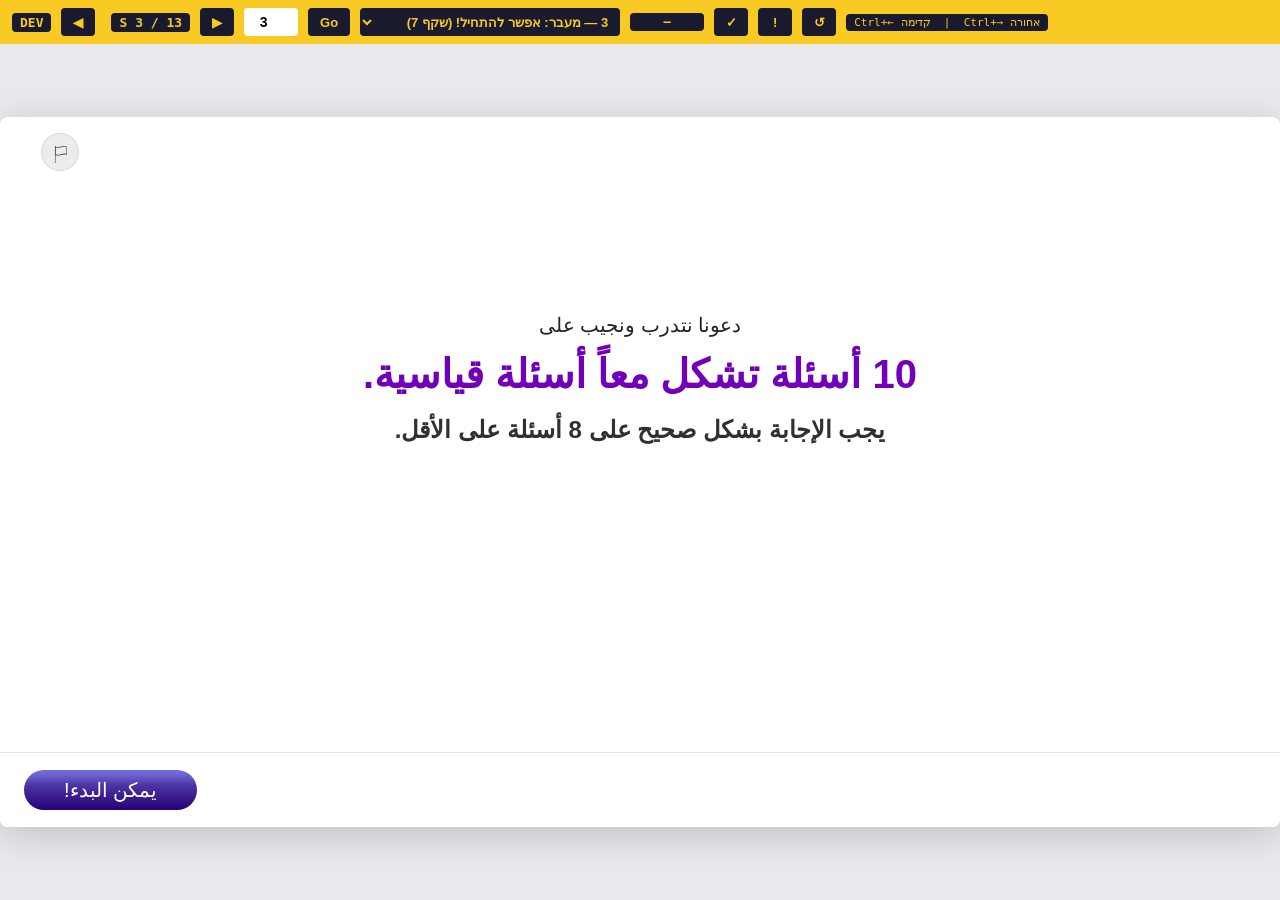
<file: methodica-ar-math-ratio-06-02/index_dev.html>
<!DOCTYPE html>
<html lang="he" dir="rtl">
<head>
  <meta charset="UTF-8">
  <title>DEV — יחס (יעד 1.6) · רכיב 02</title>
  <style>
    *, *::before, *::after { box-sizing: border-box; margin: 0; padding: 0; }
    html, body { width: 100%; height: 100%; overflow: hidden; background: #1a1a2e; font-family: monospace; }

    #dev-bar {
      position: fixed; top: 0; left: 0; right: 0; height: 44px;
      background: #f9ca24; color: #1a1a2e;
      display: flex; align-items: center; gap: 10px;
      padding: 0 12px; z-index: 9999; font-size: 13px; font-weight: 700;
      direction: ltr;
      transition: background 0.2s ease;
    }
    /* review status of the CURRENT screen colors the whole bar:
       green = approved, striped strong-yellow = needs fixing */
    #dev-bar.st-ok  { background: #2ecc71; }
    #dev-bar.st-fix {
      background: repeating-linear-gradient(45deg, #f9ca24 0 18px, #f39c12 18px 36px);
    }
    .st-btn {
      height: 28px; width: 34px; border: none; border-radius: 4px;
      font-size: 15px; font-weight: 700; cursor: pointer;
    }
    #st-ok    { background: #1e8f4e; color: #fff; }
    #st-fix   { background: #b06f00; color: #fff; }
    #st-clear { background: #1a1a2e; color: #f9ca24; }
    #st-badge {
      min-width: 74px; text-align: center;
      padding: 3px 10px; border-radius: 1000px;
      background: rgba(26, 26, 46, 0.85); color: #fff; font-size: 12px;
    }
    #dev-bar span { background: #1a1a2e; color: #f9ca24; padding: 2px 8px; border-radius: 4px; }
    #dev-bar button {
      height: 28px; padding: 0 12px; border: none; border-radius: 4px;
      background: #1a1a2e; color: #f9ca24; font-weight: 700; cursor: pointer; font-size: 13px;
    }
    #dev-bar button:hover { background: #333; }
    #dev-bar input[type=number] {
      width: 54px; height: 28px; border: none; border-radius: 4px;
      text-align: center; font-size: 14px; font-weight: 700;
    }
    #dev-bar select {
      height: 28px; max-width: 260px; border: none; border-radius: 4px;
      background: #1a1a2e; color: #f9ca24; font-weight: 700; font-size: 13px;
      padding: 0 8px; cursor: pointer; direction: rtl;
    }
    #dev-label { margin-left: 6px; }

    #lomda-frame {
      position: fixed; top: 44px; left: 0; right: 0; bottom: 0;
      border: none; width: 100%; height: calc(100% - 44px);
    }
  </style>
</head>
<body>

<div id="dev-bar">
  <span>DEV</span>
  <button onclick="nav(+1)" title="קדימה (RTL: שמאל = קדימה)">◀</button>
  <span id="dev-label">S 0 / ?</span>
  <button onclick="nav(-1)" title="אחורה (RTL: ימין = אחורה)">▶</button>
  <input type="number" id="jump-input" min="0" value="0" onkeydown="if(event.key==='Enter')jumpTo()">
  <button onclick="jumpTo()">Go</button>
  <select id="screen-select" onchange="send(parseInt(this.value, 10))"></select>
  <span id="st-badge">—</span>
  <button class="st-btn" id="st-ok"    onclick="setStatus('ok')"    title="מאושר — עברתי ואישרתי">✓</button>
  <button class="st-btn" id="st-fix"   onclick="setStatus('fix')"   title="דורש תיקון">!</button>
  <button class="st-btn" id="st-clear" onclick="setStatus(null)"    title="איפוס סטטוס">↺</button>
  <span style="margin-right:auto; font-size:11px; font-weight:400;">Ctrl+← קדימה &nbsp;|&nbsp; Ctrl+→ אחורה</span>
</div>

<iframe id="lomda-frame" src="index.html?v=1&dev=1"></iframe>

<script>
  const UNIT_ID = 'methodica-ar-math-ratio-06';
  let cur = 0;
  let total = 1;

  const frame  = document.getElementById('lomda-frame');
  const label  = document.getElementById('dev-label');
  const input  = document.getElementById('jump-input');
  const select = document.getElementById('screen-select');

  /* Named screens. The list used to be hand-maintained and had gone stale at
     four entries, so the picker only ever offered screens 0-3. It is now
     REBUILT from the DEV_READY total, and any screen without a name still gets
     an entry — the picker can never fall behind the build again. */
  const SCREEN_NAMES = [
    'הוק: מבצע ההתנדבות (שקף 3)',
    'שאלת הוק: כמה מוצרים יבשים? (שקף 4)',
    'הוק: מה נתרגל ביחידה (שקף 5)',
    'מעבר: אפשר להתחיל! (שקף 7)',
    'שאלה 1: אוטובוס — ילדים ומבוגרים (שקף 8)',
    'שאלה 2: שמיכת משבצות 3:5 (שקף 9)',
    'שאלה 3: צבע — 10 ליטרים (שקף 10)',
    'שאלה 4: תערובת זהב וכסף 1:4 (שקף 11)',
    'שאלה 5: התקציב השבועי של רוני (שקף 12)',
    'שאלה 6: צלעות מלבן 2:5 (שקף 13)',
    'שאלה 7: ניר (שקף 14)',
    'שאלה 8: קצב דפיקות הלב (שקף 15)',
    'שאלה 9: דשן לגינה (שקף 16)',
    'שאלה 10: כדורים אדומים וירוקים 5:7 (שקף 17)',
  ];

  function buildSelect(n) {
    select.innerHTML = '';
    for (let i = 0; i < n; i++) {
      const opt = document.createElement('option');
      opt.value = i;
      opt.textContent = i + ' — ' + (SCREEN_NAMES[i] || 'מסך ' + i);
      select.appendChild(opt);
    }
    select.value = cur;
  }
  buildSelect(SCREEN_NAMES.length);

  window.addEventListener('message', e => {
    if (e.data?.type === 'DEV_READY') {
      total = e.data.total;
      buildSelect(total);
      updateLabel();
    }
    if (e.data?.type === 'DEV_SCREEN') {
      cur = e.data.screen;
      input.value = cur;
      if ([...select.options].some(o => Number(o.value) === cur)) select.value = cur;
      updateLabel();
    }
  });

  function send(n) {
    frame.contentWindow.postMessage({ type: 'DEV_GOTO', screen: n }, '*');
    cur = n;
    input.value = n;
    select.value = n;
    updateLabel();
  }

  function nav(delta) {
    const next = Math.max(0, Math.min(total - 1, cur + delta));
    send(next);
  }

  function jumpTo() {
    const n = parseInt(input.value, 10);
    if (!isNaN(n) && n >= 0 && n < total) send(n);
  }

  function updateLabel() {
    label.textContent = 'S ' + cur + ' / ' + (total - 1);
    renderStatus();
  }

  /* ── review status (producer workflow): green = approved, yellow =
     needs fixing. Persisted per unit in localStorage. ── */
  /* QA round suffix — bump it to clear every ✓/! mark for a fresh review
     (round 2 opened 24.08.26; round 1 marks stay in the browser under the
     old key, unused). */
  const QA_ROUND = 'build1';
  const REVIEW_KEY = 'dev_review_' + UNIT_ID + '_' + QA_ROUND;
  function loadReview() {
    try { return JSON.parse(localStorage.getItem(REVIEW_KEY)) || {}; }
    catch (e) { return {}; }
  }
  function saveReview(r) {
    try { localStorage.setItem(REVIEW_KEY, JSON.stringify(r)); } catch (e) {}
  }
  function setStatus(st) {
    const r = loadReview();
    if (st) r[cur] = st; else delete r[cur];
    saveReview(r);
    renderStatus();
  }
  function renderStatus() {
    const r = loadReview();
    const bar = document.getElementById('dev-bar');
    bar.classList.toggle('st-ok',  r[cur] === 'ok');
    bar.classList.toggle('st-fix', r[cur] === 'fix');
    const badge = document.getElementById('st-badge');
    badge.textContent = r[cur] === 'ok' ? 'מאושר ✓' : r[cur] === 'fix' ? 'לתיקון !' : '—';
    [...select.options].forEach(o => {
      const n = Number(o.value);
      const base = o.dataset.base || o.textContent;
      o.dataset.base = base;
      o.textContent = (r[n] === 'ok' ? '✓ ' : r[n] === 'fix' ? '⚠ ' : '') + base;
    });
  }

  document.addEventListener('keydown', e => {
    if (e.ctrlKey && e.key === 'ArrowLeft')  nav(+1);
    if (e.ctrlKey && e.key === 'ArrowRight') nav(-1);
  });
  renderStatus();
</script>
</body>
</html>
</file>
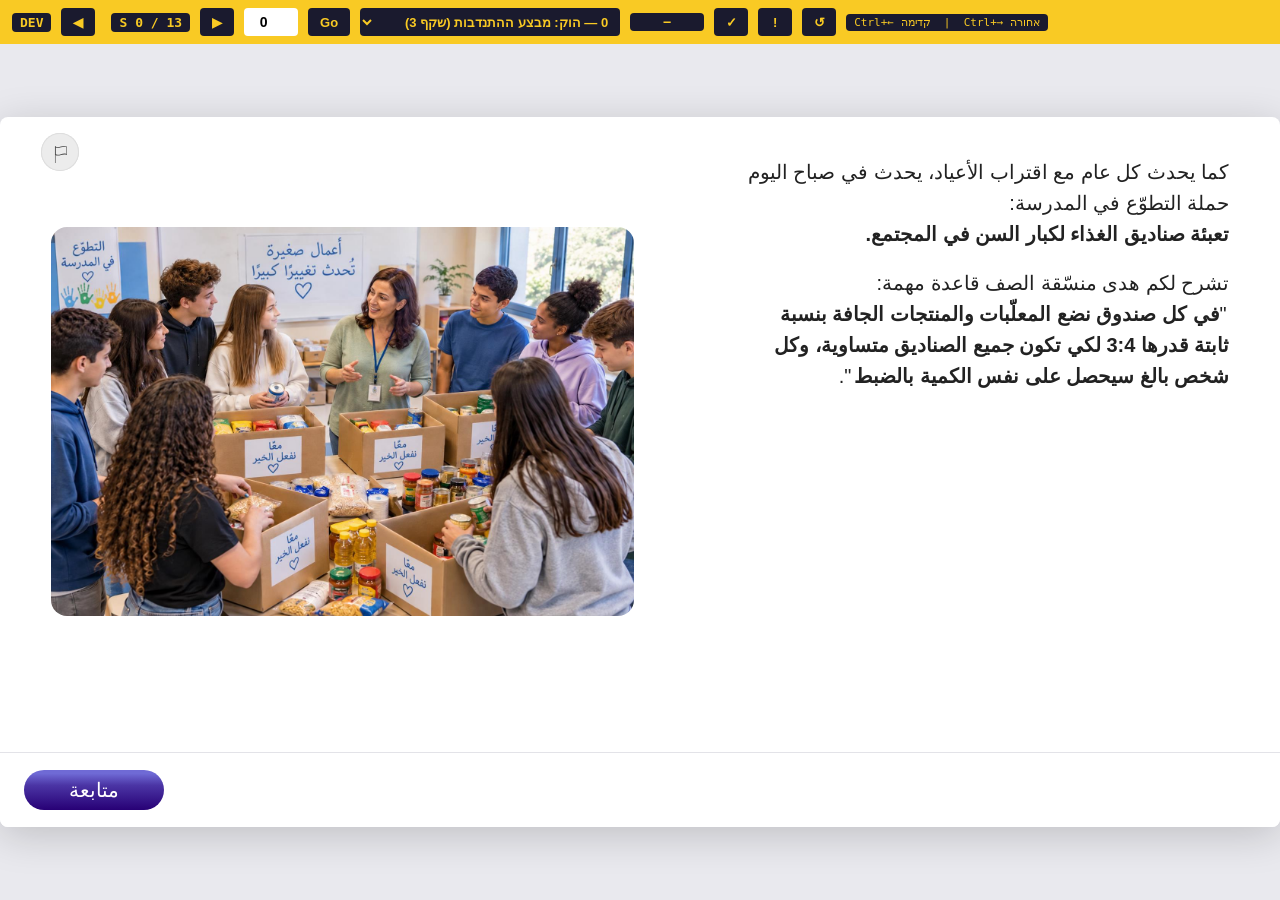
<file: methodica-math-ratio-06-01/index_dev.html>
<!DOCTYPE html>
<html lang="he" dir="rtl">
<head>
  <meta charset="UTF-8">
  <title>DEV — יחס (יעד 1.6) · רכיב 01</title>
  <style>
    *, *::before, *::after { box-sizing: border-box; margin: 0; padding: 0; }
    html, body { width: 100%; height: 100%; overflow: hidden; background: #1a1a2e; font-family: monospace; }

    #dev-bar {
      position: fixed; top: 0; left: 0; right: 0; height: 44px;
      background: #f9ca24; color: #1a1a2e;
      display: flex; align-items: center; gap: 10px;
      padding: 0 12px; z-index: 9999; font-size: 13px; font-weight: 700;
      direction: ltr;
      transition: background 0.2s ease;
    }
    /* review status of the CURRENT screen colors the whole bar:
       green = approved, striped strong-yellow = needs fixing */
    #dev-bar.st-ok  { background: #2ecc71; }
    #dev-bar.st-fix {
      background: repeating-linear-gradient(45deg, #f9ca24 0 18px, #f39c12 18px 36px);
    }
    .st-btn {
      height: 28px; width: 34px; border: none; border-radius: 4px;
      font-size: 15px; font-weight: 700; cursor: pointer;
    }
    #st-ok    { background: #1e8f4e; color: #fff; }
    #st-fix   { background: #b06f00; color: #fff; }
    #st-clear { background: #1a1a2e; color: #f9ca24; }
    #st-badge {
      min-width: 74px; text-align: center;
      padding: 3px 10px; border-radius: 1000px;
      background: rgba(26, 26, 46, 0.85); color: #fff; font-size: 12px;
    }
    #dev-bar span { background: #1a1a2e; color: #f9ca24; padding: 2px 8px; border-radius: 4px; }
    #dev-bar button {
      height: 28px; padding: 0 12px; border: none; border-radius: 4px;
      background: #1a1a2e; color: #f9ca24; font-weight: 700; cursor: pointer; font-size: 13px;
    }
    #dev-bar button:hover { background: #333; }
    #dev-bar input[type=number] {
      width: 54px; height: 28px; border: none; border-radius: 4px;
      text-align: center; font-size: 14px; font-weight: 700;
    }
    #dev-bar select {
      height: 28px; max-width: 260px; border: none; border-radius: 4px;
      background: #1a1a2e; color: #f9ca24; font-weight: 700; font-size: 13px;
      padding: 0 8px; cursor: pointer; direction: rtl;
    }
    #dev-label { margin-left: 6px; }

    #lomda-frame {
      position: fixed; top: 44px; left: 0; right: 0; bottom: 0;
      border: none; width: 100%; height: calc(100% - 44px);
    }
  </style>
</head>
<body>

<div id="dev-bar">
  <span>DEV</span>
  <button onclick="nav(+1)" title="קדימה (RTL: שמאל = קדימה)">◀</button>
  <span id="dev-label">S 0 / ?</span>
  <button onclick="nav(-1)" title="אחורה (RTL: ימין = אחורה)">▶</button>
  <input type="number" id="jump-input" min="0" value="0" onkeydown="if(event.key==='Enter')jumpTo()">
  <button onclick="jumpTo()">Go</button>
  <select id="screen-select" onchange="send(parseInt(this.value, 10))"></select>
  <span id="st-badge">—</span>
  <button class="st-btn" id="st-ok"    onclick="setStatus('ok')"    title="מאושר — עברתי ואישרתי">✓</button>
  <button class="st-btn" id="st-fix"   onclick="setStatus('fix')"   title="דורש תיקון">!</button>
  <button class="st-btn" id="st-clear" onclick="setStatus(null)"    title="איפוס סטטוס">↺</button>
  <span style="margin-right:auto; font-size:11px; font-weight:400;">Ctrl+← קדימה &nbsp;|&nbsp; Ctrl+→ אחורה</span>
</div>

<iframe id="lomda-frame" src="index.html?v=1&dev=1"></iframe>

<script>
  const UNIT_ID = 'methodica-math-ratio-06';
  let cur = 0;
  let total = 1;

  const frame  = document.getElementById('lomda-frame');
  const label  = document.getElementById('dev-label');
  const input  = document.getElementById('jump-input');
  const select = document.getElementById('screen-select');

  /* Named screens. The list used to be hand-maintained and had gone stale at
     four entries, so the picker only ever offered screens 0-3. It is now
     REBUILT from the DEV_READY total, and any screen without a name still gets
     an entry — the picker can never fall behind the build again. */
  const SCREEN_NAMES = [
    'הוק: מבצע ההתנדבות (שקף 3)',
    'שאלת הוק: כמה מוצרים יבשים? (שקף 4)',
    'הוק: מה נתרגל ביחידה (שקף 5)',
    'מעבר: אפשר להתחיל! (שקף 7)',
    'שאלה 1: אוטובוס — ילדים ומבוגרים (שקף 8)',
    'שאלה 2: שמיכת משבצות 3:5 (שקף 9)',
    'שאלה 3: צבע — 10 ליטרים (שקף 10)',
    'שאלה 4: תערובת זהב וכסף 1:4 (שקף 11)',
    'שאלה 5: התקציב השבועי של רוני (שקף 12)',
    'שאלה 6: צלעות מלבן 2:5 (שקף 13)',
    'שאלה 7: ניר (שקף 14)',
    'שאלה 8: קצב דפיקות הלב (שקף 15)',
    'שאלה 9: דשן לגינה (שקף 16)',
    'שאלה 10: כדורים אדומים וירוקים 5:7 (שקף 17)',
  ];

  function buildSelect(n) {
    select.innerHTML = '';
    for (let i = 0; i < n; i++) {
      const opt = document.createElement('option');
      opt.value = i;
      opt.textContent = i + ' — ' + (SCREEN_NAMES[i] || 'מסך ' + i);
      select.appendChild(opt);
    }
    select.value = cur;
  }
  buildSelect(SCREEN_NAMES.length);

  window.addEventListener('message', e => {
    if (e.data?.type === 'DEV_READY') {
      total = e.data.total;
      buildSelect(total);
      updateLabel();
    }
    if (e.data?.type === 'DEV_SCREEN') {
      cur = e.data.screen;
      input.value = cur;
      if ([...select.options].some(o => Number(o.value) === cur)) select.value = cur;
      updateLabel();
    }
  });

  function send(n) {
    frame.contentWindow.postMessage({ type: 'DEV_GOTO', screen: n }, '*');
    cur = n;
    input.value = n;
    select.value = n;
    updateLabel();
  }

  function nav(delta) {
    const next = Math.max(0, Math.min(total - 1, cur + delta));
    send(next);
  }

  function jumpTo() {
    const n = parseInt(input.value, 10);
    if (!isNaN(n) && n >= 0 && n < total) send(n);
  }

  function updateLabel() {
    label.textContent = 'S ' + cur + ' / ' + (total - 1);
    renderStatus();
  }

  /* ── review status (producer workflow): green = approved, yellow =
     needs fixing. Persisted per unit in localStorage. ── */
  /* QA round suffix — bump it to clear every ✓/! mark for a fresh review
     (round 2 opened 24.08.26; round 1 marks stay in the browser under the
     old key, unused). */
  const QA_ROUND = 'build1';
  const REVIEW_KEY = 'dev_review_' + UNIT_ID + '_' + QA_ROUND;
  function loadReview() {
    try { return JSON.parse(localStorage.getItem(REVIEW_KEY)) || {}; }
    catch (e) { return {}; }
  }
  function saveReview(r) {
    try { localStorage.setItem(REVIEW_KEY, JSON.stringify(r)); } catch (e) {}
  }
  function setStatus(st) {
    const r = loadReview();
    if (st) r[cur] = st; else delete r[cur];
    saveReview(r);
    renderStatus();
  }
  function renderStatus() {
    const r = loadReview();
    const bar = document.getElementById('dev-bar');
    bar.classList.toggle('st-ok',  r[cur] === 'ok');
    bar.classList.toggle('st-fix', r[cur] === 'fix');
    const badge = document.getElementById('st-badge');
    badge.textContent = r[cur] === 'ok' ? 'מאושר ✓' : r[cur] === 'fix' ? 'לתיקון !' : '—';
    [...select.options].forEach(o => {
      const n = Number(o.value);
      const base = o.dataset.base || o.textContent;
      o.dataset.base = base;
      o.textContent = (r[n] === 'ok' ? '✓ ' : r[n] === 'fix' ? '⚠ ' : '') + base;
    });
  }

  document.addEventListener('keydown', e => {
    if (e.ctrlKey && e.key === 'ArrowLeft')  nav(+1);
    if (e.ctrlKey && e.key === 'ArrowRight') nav(-1);
  });
  renderStatus();
</script>
</body>
</html>
</file>
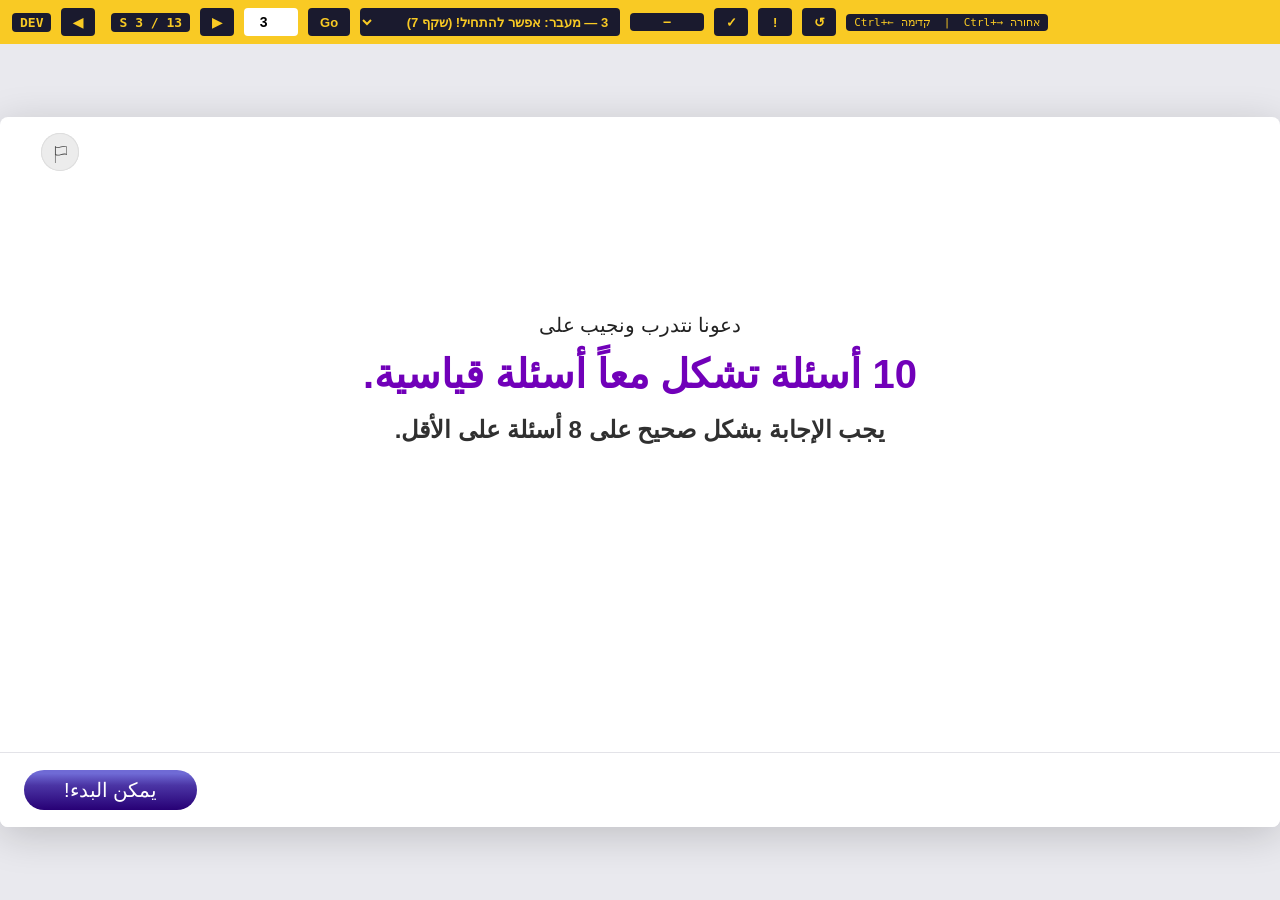
<file: methodica-math-ratio-06-02/index_dev.html>
<!DOCTYPE html>
<html lang="he" dir="rtl">
<head>
  <meta charset="UTF-8">
  <title>DEV — יחס (יעד 1.6) · רכיב 02</title>
  <style>
    *, *::before, *::after { box-sizing: border-box; margin: 0; padding: 0; }
    html, body { width: 100%; height: 100%; overflow: hidden; background: #1a1a2e; font-family: monospace; }

    #dev-bar {
      position: fixed; top: 0; left: 0; right: 0; height: 44px;
      background: #f9ca24; color: #1a1a2e;
      display: flex; align-items: center; gap: 10px;
      padding: 0 12px; z-index: 9999; font-size: 13px; font-weight: 700;
      direction: ltr;
      transition: background 0.2s ease;
    }
    /* review status of the CURRENT screen colors the whole bar:
       green = approved, striped strong-yellow = needs fixing */
    #dev-bar.st-ok  { background: #2ecc71; }
    #dev-bar.st-fix {
      background: repeating-linear-gradient(45deg, #f9ca24 0 18px, #f39c12 18px 36px);
    }
    .st-btn {
      height: 28px; width: 34px; border: none; border-radius: 4px;
      font-size: 15px; font-weight: 700; cursor: pointer;
    }
    #st-ok    { background: #1e8f4e; color: #fff; }
    #st-fix   { background: #b06f00; color: #fff; }
    #st-clear { background: #1a1a2e; color: #f9ca24; }
    #st-badge {
      min-width: 74px; text-align: center;
      padding: 3px 10px; border-radius: 1000px;
      background: rgba(26, 26, 46, 0.85); color: #fff; font-size: 12px;
    }
    #dev-bar span { background: #1a1a2e; color: #f9ca24; padding: 2px 8px; border-radius: 4px; }
    #dev-bar button {
      height: 28px; padding: 0 12px; border: none; border-radius: 4px;
      background: #1a1a2e; color: #f9ca24; font-weight: 700; cursor: pointer; font-size: 13px;
    }
    #dev-bar button:hover { background: #333; }
    #dev-bar input[type=number] {
      width: 54px; height: 28px; border: none; border-radius: 4px;
      text-align: center; font-size: 14px; font-weight: 700;
    }
    #dev-bar select {
      height: 28px; max-width: 260px; border: none; border-radius: 4px;
      background: #1a1a2e; color: #f9ca24; font-weight: 700; font-size: 13px;
      padding: 0 8px; cursor: pointer; direction: rtl;
    }
    #dev-label { margin-left: 6px; }

    #lomda-frame {
      position: fixed; top: 44px; left: 0; right: 0; bottom: 0;
      border: none; width: 100%; height: calc(100% - 44px);
    }
  </style>
</head>
<body>

<div id="dev-bar">
  <span>DEV</span>
  <button onclick="nav(+1)" title="קדימה (RTL: שמאל = קדימה)">◀</button>
  <span id="dev-label">S 0 / ?</span>
  <button onclick="nav(-1)" title="אחורה (RTL: ימין = אחורה)">▶</button>
  <input type="number" id="jump-input" min="0" value="0" onkeydown="if(event.key==='Enter')jumpTo()">
  <button onclick="jumpTo()">Go</button>
  <select id="screen-select" onchange="send(parseInt(this.value, 10))"></select>
  <span id="st-badge">—</span>
  <button class="st-btn" id="st-ok"    onclick="setStatus('ok')"    title="מאושר — עברתי ואישרתי">✓</button>
  <button class="st-btn" id="st-fix"   onclick="setStatus('fix')"   title="דורש תיקון">!</button>
  <button class="st-btn" id="st-clear" onclick="setStatus(null)"    title="איפוס סטטוס">↺</button>
  <span style="margin-right:auto; font-size:11px; font-weight:400;">Ctrl+← קדימה &nbsp;|&nbsp; Ctrl+→ אחורה</span>
</div>

<iframe id="lomda-frame" src="index.html?v=1&dev=1"></iframe>

<script>
  const UNIT_ID = 'methodica-math-ratio-06';
  let cur = 0;
  let total = 1;

  const frame  = document.getElementById('lomda-frame');
  const label  = document.getElementById('dev-label');
  const input  = document.getElementById('jump-input');
  const select = document.getElementById('screen-select');

  /* Named screens. The list used to be hand-maintained and had gone stale at
     four entries, so the picker only ever offered screens 0-3. It is now
     REBUILT from the DEV_READY total, and any screen without a name still gets
     an entry — the picker can never fall behind the build again. */
  const SCREEN_NAMES = [
    'הוק: מבצע ההתנדבות (שקף 3)',
    'שאלת הוק: כמה מוצרים יבשים? (שקף 4)',
    'הוק: מה נתרגל ביחידה (שקף 5)',
    'מעבר: אפשר להתחיל! (שקף 7)',
    'שאלה 1: אוטובוס — ילדים ומבוגרים (שקף 8)',
    'שאלה 2: שמיכת משבצות 3:5 (שקף 9)',
    'שאלה 3: צבע — 10 ליטרים (שקף 10)',
    'שאלה 4: תערובת זהב וכסף 1:4 (שקף 11)',
    'שאלה 5: התקציב השבועי של רוני (שקף 12)',
    'שאלה 6: צלעות מלבן 2:5 (שקף 13)',
    'שאלה 7: ניר (שקף 14)',
    'שאלה 8: קצב דפיקות הלב (שקף 15)',
    'שאלה 9: דשן לגינה (שקף 16)',
    'שאלה 10: כדורים אדומים וירוקים 5:7 (שקף 17)',
  ];

  function buildSelect(n) {
    select.innerHTML = '';
    for (let i = 0; i < n; i++) {
      const opt = document.createElement('option');
      opt.value = i;
      opt.textContent = i + ' — ' + (SCREEN_NAMES[i] || 'מסך ' + i);
      select.appendChild(opt);
    }
    select.value = cur;
  }
  buildSelect(SCREEN_NAMES.length);

  window.addEventListener('message', e => {
    if (e.data?.type === 'DEV_READY') {
      total = e.data.total;
      buildSelect(total);
      updateLabel();
    }
    if (e.data?.type === 'DEV_SCREEN') {
      cur = e.data.screen;
      input.value = cur;
      if ([...select.options].some(o => Number(o.value) === cur)) select.value = cur;
      updateLabel();
    }
  });

  function send(n) {
    frame.contentWindow.postMessage({ type: 'DEV_GOTO', screen: n }, '*');
    cur = n;
    input.value = n;
    select.value = n;
    updateLabel();
  }

  function nav(delta) {
    const next = Math.max(0, Math.min(total - 1, cur + delta));
    send(next);
  }

  function jumpTo() {
    const n = parseInt(input.value, 10);
    if (!isNaN(n) && n >= 0 && n < total) send(n);
  }

  function updateLabel() {
    label.textContent = 'S ' + cur + ' / ' + (total - 1);
    renderStatus();
  }

  /* ── review status (producer workflow): green = approved, yellow =
     needs fixing. Persisted per unit in localStorage. ── */
  /* QA round suffix — bump it to clear every ✓/! mark for a fresh review
     (round 2 opened 24.08.26; round 1 marks stay in the browser under the
     old key, unused). */
  const QA_ROUND = 'build1';
  const REVIEW_KEY = 'dev_review_' + UNIT_ID + '_' + QA_ROUND;
  function loadReview() {
    try { return JSON.parse(localStorage.getItem(REVIEW_KEY)) || {}; }
    catch (e) { return {}; }
  }
  function saveReview(r) {
    try { localStorage.setItem(REVIEW_KEY, JSON.stringify(r)); } catch (e) {}
  }
  function setStatus(st) {
    const r = loadReview();
    if (st) r[cur] = st; else delete r[cur];
    saveReview(r);
    renderStatus();
  }
  function renderStatus() {
    const r = loadReview();
    const bar = document.getElementById('dev-bar');
    bar.classList.toggle('st-ok',  r[cur] === 'ok');
    bar.classList.toggle('st-fix', r[cur] === 'fix');
    const badge = document.getElementById('st-badge');
    badge.textContent = r[cur] === 'ok' ? 'מאושר ✓' : r[cur] === 'fix' ? 'לתיקון !' : '—';
    [...select.options].forEach(o => {
      const n = Number(o.value);
      const base = o.dataset.base || o.textContent;
      o.dataset.base = base;
      o.textContent = (r[n] === 'ok' ? '✓ ' : r[n] === 'fix' ? '⚠ ' : '') + base;
    });
  }

  document.addEventListener('keydown', e => {
    if (e.ctrlKey && e.key === 'ArrowLeft')  nav(+1);
    if (e.ctrlKey && e.key === 'ArrowRight') nav(-1);
  });
  renderStatus();
</script>
</body>
</html>
</file>
<file: methodica-ar-math-ratio-06-01/assets/fonts/fonts.css>
/* Assistant variable font (weights 200-800), bundled locally — no CDN dependency */
@font-face {
  font-family: 'Assistant';
  font-style: normal;
  font-weight: 200 800;
  font-display: swap;
  src: url('assistant-var-hebrew.woff2') format('woff2');
  unicode-range: U+0307-0308, U+0590-05FF, U+200C-2010, U+20AA, U+25CC, U+FB1D-FB4F;
}
@font-face {
  font-family: 'Assistant';
  font-style: normal;
  font-weight: 200 800;
  font-display: swap;
  src: url('assistant-var-latin.woff2') format('woff2');
  unicode-range: U+0000-00FF, U+0131, U+0152-0153, U+02BB-02BC, U+02C6, U+02DA, U+02DC, U+0304, U+0308, U+0329, U+2000-206F, U+20AC, U+2122, U+2191, U+2193, U+2212, U+2215, U+FEFF, U+FFFD;
}
</file>
<file: methodica-ar-math-ratio-06-01/styles.css>
/* ==== css/core.css ==== */
/* =====================================================================
   720-core — shared lomda styles (vendored per unit)
   Design tokens per 720-design-guidelines (Math theme active on <body>).
   ===================================================================== */

:root {
  --icon-correct: url("[data-uri]");
  --icon-incorrect: url("[data-uri]");
  /* Subject tokens — default theme: science (720-design-guidelines) */
  --subject-100: #D4F3FF;
  --subject-200: #C7F0FF;
  --subject-300: #B9ECFF;
  --subject-400: #00BAFF;
  --subject-500: #019DE5;
  --subject-600: #0690D0;
  --subject-700: #007AC6;
  --subject-800: #0070C0;
  --subject-900: #002060;
  --subject-alpha-100: rgba(0, 186, 255, 0);
  --subject-alpha-200: rgba(0, 186, 255, 0.3);

  /* Theme-independent */
  --text: #222222;
  --gray-100: #AEAEAE;
  --correct-bg: #EDF8ED;
  --correct-fg: #609E12;
  --incorrect-bg: #FFF0F4;
  --incorrect-bg-strong: #FFDBDC;
  --incorrect-fg: #B20010;
}

body[data-subject-theme="math"] {
  --subject-100: #F1D9FF;
  --subject-200: #E7C2FF;
  --subject-300: #E0BFF5;
  --subject-400: #CE82FF;
  --subject-500: #7100B9;
  --subject-600: #8518CC;
  --subject-700: #8300D9;
  --subject-800: #7106B7;
  --subject-900: #580091;
  --subject-alpha-100: rgba(165, 28, 255, 0);
  --subject-alpha-200: rgba(165, 28, 255, 0.3);
}

* { margin: 0; padding: 0; box-sizing: border-box; }

html, body {
  height: 100%;
  background: #e9e9ee;
  font-family: Calibri, Arial, sans-serif;
  color: var(--text);
  overflow: hidden;
}

/* ---------- Canvas & scaling ---------- */
#stage {
  position: fixed;
  inset: 0;
  display: grid;
  place-items: center;
  /* MOE monday 05.10.26 ("התמונה לא ממורכזת במסך", both components unreachable): with auto tracks the
     grid cell grew to #app's full 1280x710 whenever the window was smaller, so the box started at
     the window's edge, not its centre, and scale() could not pull it back — at 1024x640 the
     continue button sat at x -109..3. Window-sized tracks keep the box centred (it overflows
     both sides equally) and scaleApp() then fits it. */
  grid-template-columns: 100%;
  grid-template-rows: 100%;
}

#app {
  position: relative;
  width: 1280px;
  height: 710px;
  background: #ffffff;
  overflow: hidden;
  direction: rtl;
  transform-origin: center center;
  box-shadow: 0 8px 40px rgba(0, 0, 0, 0.18);
  border-radius: 8px;
}

/* ---------- Screens ---------- */
.screen {
  position: absolute;
  inset: 0;
  display: none;
}
.screen.active { display: block; }

/* Bottom feedback bar on every screen */
.screen::after {
  content: '';
  position: absolute;
  bottom: 0;
  left: 0;
  right: 0;
  height: 74px;
  background: #fff;
  border-top: 1px solid #e3e3e8;
  pointer-events: none;
}

/* ---------- Global buttons ---------- */
.btn-continue {
  /* the APPROVED math-unit primary action (percent-04/ratio, Figma 1731:45026)
     — a new unit gets this as-is; never restyle (producer 30.08) */
  position: absolute;
  bottom: 17px; left: 24px;
  z-index: 12;
  height: 40px; box-sizing: border-box;
  display: inline-flex; align-items: center; justify-content: center;
  min-width: 140px;
  padding: 0 40px;
  background: var(--primary-action-gradient, linear-gradient(to bottom, #6f6ad5 9%, #4b35a5 38%, #270075 100%));
  color: #fff;
  border: none; border-radius: 1000px;
  font-family: Calibri, sans-serif;
  font-size: 20px; font-weight: 400;
  cursor: pointer; direction: rtl;
  text-align: center; white-space: nowrap;
}
.btn-continue:disabled {
  background: #AEAEAE;
  color: #303030;
  cursor: not-allowed;
  opacity: 1;
}

.btn-back {
  position: absolute;
  bottom: 17px; right: 24px;
  z-index: 12;
  height: 40px; box-sizing: border-box;
  display: inline-flex; align-items: center; justify-content: center;
  width: auto; min-width: 140px; padding: 0 40px;
  border: 1px solid var(--subject-700); border-radius: 1000px; background: #fff;
  color: var(--subject-700);
  font-family: Calibri, sans-serif; font-size: 20px; font-weight: 400;
  cursor: pointer; direction: rtl; white-space: nowrap;
}
.btn-back:hover { font-weight: 600; border-width: 1.5px; }

/* ---------- Report / issue flag button (interim inline-SVG version;
     final Figma PNG exports pending — see TODO.md) ---------- */
.flag-btn .flag-label {
  display: none;
  font-size: 14px;
  font-weight: 600;
  color: var(--subject-500);
}
.flag-btn:hover .flag-label { display: inline; }

/* ---------- Screen 0 — TwoOptionSelection (character select) ---------- */
.select-content {
  /* the approved TwoOptionSelection geometry (ratio-01-01) — left-anchored
     ONLY; never right/inset (RTL over-constraint flips the anchor and the
     whole block drifts 170px left, 30.08) */
  position: absolute;
  left: 50%; right: auto; inset: auto;
  top: calc(50% - 37px);
  transform: translate(-50%, -50%);
  width: 810px;
  display: flex; flex-direction: column; align-items: center; gap: 40px;
}
.select-head { text-align: center; }
.select-title {
  font-size: 40px;
  font-weight: 700;
  color: var(--text);
}
.select-subtitle {
  font-size: 24px;
  margin-top: 8px;
}
/* .option-card* deliberately not styled here — the approved look is
   template-library/templates/TwoOptionSelection/template.css, copied
   verbatim into each unit (producer 30.08: REUSE, never blend). */


/* ---------- Screen 4 & 6 — transition screens ---------- */
.transition-content {
  position: absolute;
  inset: 0 0 74px 0;
  display: flex;
  flex-direction: column;
  align-items: center;
  justify-content: center;
  gap: 32px;
}
.transition-title {
  font-size: 64px;
  font-weight: 700;
  color: var(--subject-500);
  text-align: center;
}
.transition-character { height: 260px; }
.transition-character img { height: 100%; }

/* ---------- Screen 5 — section placeholder ---------- */
.placeholder-content {
  position: absolute;
  inset: 0 0 74px 0;
  display: flex;
  flex-direction: column;
  align-items: center;
  justify-content: center;
  gap: 20px;
  color: var(--gray-100);
}
.placeholder-content h2 { font-size: 36px; }
.placeholder-content p { font-size: 22px; }

/* ---------- Screen 7 — SingleChoiceQuestion ---------- */
.scq-progress {
  position: absolute;
  top: 24px;
  right: 40px;
  font-size: 20px;
  font-weight: 600;
  color: var(--subject-700);
}
.scq-question {
  position: absolute;
  top: 120px;
  right: 40px;
  width: 700px;
  display: flex;
  flex-direction: column;
  gap: 32px;
}
.scq-qtext {
  font-size: 24px;
  font-weight: 700;
  color: var(--subject-500);
}
.scq-answers {
  display: flex;
  flex-direction: column;
  gap: 16px;
  width: 584px;
}
.scq-opt {
  display: flex;
  align-items: center;
  gap: 16px;
  padding: 14px 22px;
  border: 1.5px solid var(--subject-500);
  border-radius: 999px;
  background: #fff;
  cursor: pointer;
  font-size: 22px;
  transition: border-color 0.15s, background-color 0.15s;
  position: relative;
}
.scq-opt:hover, .scq-opt:focus-visible {
  border-color: var(--subject-500);
  outline: none;
}
.scq-radio {
  order: -1; /* radio on the RIGHT in RTL */
  width: 24px;
  height: 24px;
  border: 2px solid var(--subject-500);
  border-radius: 50%;
  flex: 0 0 auto;
  position: relative;
}
.scq-opt.selected { border-color: var(--subject-500); }
.scq-opt.selected .scq-radio {
  border-color: var(--subject-500);
}
.scq-opt.selected .scq-radio::after {
  content: '';
  position: absolute;
  top: 50%;
  left: 50%;
  transform: translate(-50%, -50%);
  width: 12px;
  height: 12px;
  border-radius: 50%;
  background: var(--subject-500);
}
.scq-opt.correct {
  border-color: var(--correct-fg);
  background: var(--correct-bg);
}
.scq-opt.correct .scq-radio,
.scq-opt.wrong .scq-radio {
  border: none;
  background-color: transparent;
  background-image: none;
  background-size: 100% 100%;
  background-repeat: no-repeat;
}
.scq-opt.correct .scq-radio { background-image: var(--icon-correct); }
.scq-opt.wrong .scq-radio { background-image: var(--icon-incorrect); }
.scq-opt.correct .scq-radio::after, .scq-opt.wrong .scq-radio::after { content: none; }
.scq-opt.correct { border-color: var(--correct-fg); background: var(--correct-bg); }
.scq-opt.wrong { border-color: var(--incorrect-fg); background: var(--incorrect-bg); }

.scq-opt.locked { pointer-events: none; }
.ratio { direction: ltr; unicode-bidi: isolate; }

/* Feedback box — left side, bottom-anchored above the bar */
#scq-feedbox {
  position: absolute;
  bottom: 90px;
  left: 40px;
  width: 420px;
  border-radius: 16px;
  padding: 20px 24px;
  font-size: 20px;
  line-height: 1.5;
  display: none;
  z-index: 6;
}
#scq-feedbox.is-correct { display: block; background: var(--correct-bg); }
#scq-feedbox.is-wrong { display: block; background: var(--incorrect-bg-strong); }
#scq-feedbox .scq-fb { display: none; }
#scq-feedbox .scq-fb.visible { display: block; }
.scq-fb-title { font-weight: 700; margin-bottom: 6px; }
#scq-feedbox.is-correct .scq-fb-title { color: var(--correct-fg); }
#scq-feedbox.is-wrong .scq-fb-title { color: var(--incorrect-fg); }

/* SCQ action bar */
.scq-bar {
  /* 08.09 — the approved bar geometry is a 40px pill at bottom:17px
     (Figma 1731:45026), which is what .btn-continue already uses. The quiz
     bar sat 2px lower and 4px taller, so a unit that mixes static screens
     with quiz screens showed two different button baselines. */
  position: absolute;
  bottom: 17px;
  left: 0;
  right: 0;
  height: 40px;
  direction: ltr;
  z-index: 5;
}
#scq-check {
  position: absolute;
  left: 40px;
  bottom: 0;
  min-width: 152px;
  height: 44px;
  padding: 0 28px;
  border: none;
  border-radius: 24px;
  background: linear-gradient(180deg, var(--subject-500), var(--subject-700));
  color: #fff;
  font-family: inherit;
  font-size: 22px;
  font-weight: 600;
  cursor: pointer;
}
#scq-check:disabled { background: var(--gray-100); cursor: default; }
#scq-hint {
  position: absolute;
  left: 212px;
  bottom: 0;
  height: 44px;
  padding: 0 24px;
  border: 1px solid var(--subject-700);
  border-radius: 24px;
  background: #fff;
  color: var(--subject-700);
  font-family: inherit;
  font-size: 22px;
  font-weight: 600;
  cursor: pointer;
}
#scq-hint:disabled { opacity: 0.45; cursor: default; }
#scq-back {
  position: absolute;
  right: 40px;
  bottom: 0;
  min-width: 116px;
  height: 44px;
  padding: 0 24px;
  border: 1px solid var(--subject-700);
  border-radius: 24px;
  background: #fff;
  color: var(--subject-700);
  font-family: inherit;
  font-size: 22px;
  font-weight: 600;
  cursor: pointer;
}#quiz-hint-overlay {
  position: absolute;
  inset: 0;
  z-index: 40;
  background: rgba(0, 0, 0, 0.35);
  display: grid;
  place-items: center;
}#quiz-hint-overlay.hidden { display: none; }
.hint-popup {
  width: 640px;
  border-radius: 48px;
  background: var(--subject-500);
  color: #fff;
  padding: 40px 48px;
  /* hint copy reads RIGHT-aligned like every other block of Hebrew
     (producer 14.09.26); the close button is re-centred below. */
  text-align: right;
  direction: rtl;
}
.hint-popup .hint-body,
.hint-popup .hint-body p,
.hint-popup .hint-body li,
.hint-popup .hint-body div { text-align: right; }
/* tables, equation lines and any centred block inside a hint hug the right */
.hint-popup .hint-body table { margin-right: 0; margin-left: auto; }
.hint-popup .hint-body .fb-eq,
.hint-popup .hint-body .gc-eq,
.hint-popup .hint-body .fracpair { text-align: right; justify-content: flex-end; margin-right: 0; margin-left: auto; }
.hint-popup .hint-body .eq-ltr { text-align: right; }
.hint-popup .hint-close-btn { display: block; margin-inline: auto; }
.hint-popup h3 { font-size: 32px; font-weight: 700; margin-bottom: 16px; }
.hint-popup p { font-size: 24px; line-height: 1.5; }
.hint-popup .hint-close-btn {
  margin-top: 28px;
  height: 44px;
  padding: 0 32px;
  border: none;
  border-radius: 24px;
  background: #fff;
  color: var(--subject-700);
  font-family: inherit;
  font-size: 22px;
  font-weight: 600;
  cursor: pointer;
}

/* ---------- Quiz engine screens (standard practice, slides 33-74) ---------- */
.quiz-cols {
  position: absolute;
  top: 70px;
  right: 40px;
  left: 40px;
  bottom: 70px;
  display: flex;
  gap: 40px;
  overflow: hidden;
}
.quiz-main {
  flex: 1 1 58%;
  display: flex;
  flex-direction: column;
  gap: 22px;
  min-width: 0;
  overflow-y: auto;
  padding-left: 4px;
}
.quiz-content {
  flex: 1 1 42%;
  display: flex;
  flex-direction: column;
  align-items: center;
  justify-content: flex-start;
  min-width: 0;
}
.quiz-stem { font-size: 20px; line-height: 1.5; }
/* client design QA 20/07: purple is for headings only — stem emphasis stays text color */
.quiz-stem strong { color: var(--text); }
.quiz-screen .scq-answers { max-width: 560px; gap: 12px; }
.quiz-screen .scq-opt { padding: 10px 18px; font-size: 20px; }

/* checkbox variant for multi-select */
.scq-radio.is-box { border-radius: 6px; }
.scq-opt.is-multi.selected .scq-radio::after {
  content: '✓';
  width: auto; height: auto;
  background: none;
  color: var(--subject-500);
  font-weight: 700;
  font-size: 16px;
}

/* data tables (live HTML per the no-baked-text rule) */
.data-table {
  border-collapse: collapse;
  font-size: 18px;
  width: 100%;
  max-width: 460px;
  background: #fff;
}
.data-table th, .data-table td {
  border: 1px solid #d8d8de;
  padding: 8px 12px;
  text-align: center;
}
.data-table th {
  background: var(--subject-100);
  color: var(--subject-900);
  font-weight: 700;
}

/* dual year select */
.dual-select-sentence { font-size: 20px; line-height: 2.2; max-width: 560px; }
.year-select {
  font-family: inherit;
  font-size: 20px;
  padding: 6px 12px;
  margin: 0 8px;
  border: 2px solid #d8d8de;
  border-radius: 12px;
  background: #fff;
  color: var(--text);
}
.year-select:focus { border-color: var(--subject-500); outline: none; }
.year-select.wrong { border-color: var(--incorrect-fg); background: var(--incorrect-bg); }
.year-select.correct { border-color: var(--correct-fg); background: var(--correct-bg); }

/* value-input equation */
.vi-equation {
  display: flex;
  align-items: center;
  justify-content: center;
  gap: 20px;
  font-size: 28px;
  margin-top: 8px;
}
.vi-eq { font-weight: 700; }
.vi-input {
  width: 96px;
  height: 44px;
  font-family: inherit;
  font-size: 24px;
  font-weight: 700;
  text-align: center;
  border: 2px solid #d8d8de;
  border-radius: 12px;
  /* client QA note 61 (גורף): input text is standard black, not subject color */
  color: #303030;
}
.vi-input:focus { border-color: var(--subject-500); outline: none; }
.vi-input.wrong { border-color: var(--incorrect-fg); background: var(--incorrect-bg); }
.vi-input.correct { border-color: var(--correct-fg); background: var(--correct-bg); }
.vi-frac .frac-top { padding-bottom: 8px; }
.vi-frac .frac-bottom { padding-top: 8px; }

/* applet placeholder frame */
.applet-frame {
  width: 100%;
  max-width: 420px;
  height: 340px;
  border: 2px dashed var(--gray-100);
  border-radius: 16px;
  display: flex;
  flex-direction: column;
  align-items: center;
  justify-content: center;
  gap: 8px;
  color: var(--gray-100);
}
.applet-frame p { font-size: 24px; font-weight: 700; }
.applet-frame .applet-note { font-size: 16px; font-weight: 400; }

/* quiz feedback box (shared visual language with #scq-feedbox) */
.quiz-feedbox {
  position: absolute;
  bottom: 90px;
  left: 40px;
  width: 420px;
  border-radius: 24px;
  padding: 20px 52px 20px 24px;
  font-size: 18px;
  line-height: 1.5;
  display: none;
  z-index: 6;
}
.quiz-feedbox.is-correct { display: block; background: var(--correct-bg); }
.quiz-feedbox.is-wrong { display: block; background: var(--incorrect-bg-strong); }
.quiz-feedbox .scq-fb-title { color: var(--text); }
.quiz-feedbox .fb-toggle {
  position: absolute;
  top: 14px;
  right: 14px;
  width: 32px;
  height: 32px;
  border-radius: 50%;
  border: 1px solid #30303040;
  background: #fff;
  color: var(--text);
  font-size: 15px;
  cursor: pointer;
  display: grid;
  place-items: center;
}
.quiz-feedbox.collapsed .fb-body { display: none; }

/* quiz bar buttons reuse scq styles */
.quiz-check {
  position: absolute; left: 40px; bottom: 0;
  min-width: 152px; height: 44px; padding: 0 28px;
  border: none; border-radius: 24px;
  background: linear-gradient(180deg, var(--subject-500), var(--subject-700));
  color: #fff; font-family: inherit; font-size: 22px; font-weight: 600; cursor: pointer;
}
.quiz-check:disabled { background: var(--gray-100); cursor: default; }
.quiz-hint {
  position: absolute; left: 212px; bottom: 0;
  height: 44px; padding: 0 24px;
  border: 1px solid var(--subject-700); border-radius: 24px;
  background: #fff; color: var(--subject-700);
  font-family: inherit; font-size: 22px; font-weight: 600; cursor: pointer;
}
.quiz-hint:disabled { opacity: 0.45; cursor: default; }
.quiz-back {
  position: absolute; right: 40px; bottom: 0;
  min-width: 116px; height: 44px; padding: 0 24px;
  border: 1px solid var(--subject-700); border-radius: 24px;
  background: #fff; color: var(--subject-700);
  font-family: inherit; font-size: 22px; font-weight: 600; cursor: pointer;
}

/* practice intro screen */
.practice-intro-lines { font-size: 26px; line-height: 1.7; text-align: center; }

/* content image in the quiz content column */
.content-img {
  width: 100%;
  max-width: 440px;
  border-radius: 16px;
  object-fit: contain;
}

/* image-based answer options */
.opt-img { max-height: 56px; max-width: 260px; object-fit: contain; }

/* ratio-rows value-input layout */
.ratio-rows { display: flex; flex-direction: column; gap: 22px; max-width: 620px; }
.ratio-row { display: flex; flex-direction: column; gap: 8px; font-size: 20px; }
.ratio-row-label { font-weight: 600; }
.ratio-row-cells { display: flex; align-items: center; gap: 10px; }
.vi-colon { font-size: 26px; font-weight: 700; }

/* in-question note popup (e.g. unit-conversion reminder) */
.popup-trigger {
  align-self: flex-start;
  height: 40px;
  padding: 0 20px;
  border: 1px solid var(--subject-700);
  border-radius: 20px;
  background: var(--subject-100);
  color: var(--subject-700);
  font-family: inherit;
  font-size: 18px;
  font-weight: 600;
  cursor: pointer;
}
.note-popup {
  position: absolute;
  inset: 0;
  z-index: 40;
  background: rgba(0, 0, 0, 0.35);
  display: grid;
  place-items: center;
}
.note-popup.hidden { display: none; }
.note-popup-panel {
  width: 640px;
  border-radius: 24px;
  background: #fff;
  padding: 36px 44px;
  text-align: right;
  direction: rtl;
  box-shadow: 0 8px 40px rgba(0, 0, 0, 0.25);
}
.note-popup-panel h3 { font-size: 28px; font-weight: 700; color: var(--subject-500); margin-bottom: 14px; }
.note-popup-body { font-size: 20px; line-height: 1.6; }
/* canonical popup close X (Figma FeedbackCloseButton 249:5259 — one state, no hover) */
.popup-x {
  position: absolute;
  top: 14px;
  left: 14px;
  width: 30px;
  height: 30px;
  border-radius: 50%;
  border: 1px solid #303030;
  background: #fff;
  cursor: pointer;
  padding: 0;
}
.popup-x::before,
.popup-x::after {
  content: '';
  position: absolute;
  top: 50%;
  left: 50%;
  width: 11.31px;
  height: 1.333px;
  background: #303030;
}
.popup-x::before { transform: translate(-50%, -50%) rotate(45deg); }
.popup-x::after { transform: translate(-50%, -50%) rotate(-45deg); }
.note-popup-panel { position: relative; }

.note-popup-panel .hint-close-btn {
  margin-top: 24px;
  height: 44px;
  padding: 0 32px;
  border: none;
  border-radius: 24px;
  background: var(--subject-500);
  color: #fff;
  font-family: inherit;
  font-size: 22px;
  font-weight: 600;
  cursor: pointer;
}

/* transition screens with a story image */
.transition-img {
  max-height: 330px;
  max-width: 760px;
  border-radius: 16px;
  object-fit: contain;
}

/* class-task screens */
.ct-content {
  position: absolute;
  inset: 0 0 74px 0;
  overflow-y: auto;
  padding: 48px 90px 30px;
  display: flex;
  flex-direction: column;
  gap: 18px;
}
.ct-title { font-size: 36px; font-weight: 700; color: var(--subject-500); }
.ct-body { font-size: 21px; line-height: 1.6; display: flex; flex-direction: column; gap: 10px; }
.ct-table input.ct-input {
  width: 84px;
  height: 34px;
  font-family: inherit;
  font-size: 18px;
  text-align: center;
  border: 1.5px solid #d8d8de;
  border-radius: 8px;
}
.ct-table input.ct-input:focus { border-color: var(--subject-500); outline: none; }


/* applet (יישומון) embed */
.applet-embed {
  position: relative;
  width: 100%;
  max-width: 460px;
  height: 380px;
  border: 1px solid #e3e3e8;
  border-radius: 16px;
  overflow: hidden;
  background: #fff;
}
.applet-embed iframe {
  width: 100%;
  height: 100%;
  border: none;
}
.applet-zoom-btn {
  /* Figma Zoom/Close components 1589:17043 / 1589:17081 — 44px circle,
     white fill, 2px subject stroke; hover inverts */
  position: absolute;
  top: 10px;
  left: 10px;
  z-index: 5;
  width: 44px;
  height: 44px;
  border-radius: 50%;
  border: 2px solid var(--subject-500);
  background: #fff;
  color: var(--subject-500);
  display: grid;
  place-items: center;
  padding: 0;
  cursor: pointer;
}
.applet-zoom-btn:hover { background: var(--subject-500); color: #fff; }

#applet-zoom-popup {
  position: absolute;
  inset: 0;
  z-index: 50;
  background: rgba(255, 255, 255, 0.78);
  display: grid;
  place-items: center;
}
#applet-zoom-popup.hidden { display: none; }
.applet-zoom-panel {
  position: relative;
  width: 1080px;
  height: 640px;
  background: #fff;
  border-radius: 24px;
  box-shadow: 0 10px 50px rgba(0, 0, 0, 0.25);
  overflow: hidden;
}
.applet-zoom-panel iframe { width: 100%; height: 100%; border: none; }
.applet-zoom-close {
  position: absolute;
  top: 12px;
  left: 12px;
  z-index: 5;
  width: 44px;
  height: 44px;
  border-radius: 50%;
  border: 2px solid var(--subject-500);
  background: #fff;
  color: var(--subject-500);
  font-size: 20px;
  font-weight: 700;
  cursor: pointer;
}
.applet-zoom-close:hover { background: var(--subject-500); color: #fff; }

/* content column may hold table + applet together */
.quiz-content { overflow-y: auto; gap: 16px; }


/* in-place applet fullscreen — same iframe, state persists */
.applet-embed .applet-close-btn { display: none; }
#app .applet-embed.is-zoomed {
  position: fixed;      /* containing block = #app (transformed) */
  inset: 24px;
  width: auto;          /* explicit — the base width:100% over-constrains
                           against inset in RTL and misplaces the frame */
  height: auto;
  max-width: none;
  max-height: none;
  z-index: 60;
  box-shadow: 0 0 0 2000px rgba(255, 255, 255, 0.78), 0 10px 50px rgba(0, 0, 0, 0.25);
}
#app .applet-embed.is-zoomed .applet-zoom-btn[data-applet-toggle="open"] { display: none; }
#app .applet-embed.is-zoomed .applet-close-btn { display: block; }

/* dropdown-in-sentence (DropdownQuestion) */
.dd-sentence { font-size: 21px; line-height: 2.4; max-width: 640px; }
/* the 2.4 line-height is for selects inline in running text; inside a table it
   inflates every row — cells revert to normal rhythm */
.dd-sentence .dd-table th, .dd-sentence .dd-table td { line-height: 1.4; }
.dd-sentence .dd-table th, .dd-sentence .dd-table td { white-space: nowrap; }
.dd-select {
  font-family: inherit;
  font-size: 19px;
  padding: 6px 12px;
  margin: 0 6px;
  min-width: 130px;
  border: 1.5px solid #d8d8de;
  border-radius: 10px;
  background: #fff;
  color: var(--text);
  vertical-align: middle;
}
.dd-select:focus { border-color: var(--subject-500); outline: none; }
.dd-select.wrong { border-color: var(--incorrect-fg); background: var(--incorrect-bg); }
.dd-select.correct { border-color: var(--correct-fg); background: var(--correct-bg); }

/* statement assessment (נכון / לא נכון) */
.stmt-list { display: flex; flex-direction: column; gap: 18px; max-width: 660px; }
.stmt-row { display: flex; align-items: center; justify-content: space-between; gap: 18px; }
.stmt-text { font-size: 20px; line-height: 1.5; flex: 1; }
.stmt-pills { display: flex; gap: 10px; flex: 0 0 auto; }
.stmt-pill {
  min-width: 88px;
  height: 40px;
  border: 1.5px solid var(--subject-500);
  border-radius: 20px;
  background: #fff;
  color: var(--subject-500);
  font-family: inherit;
  font-size: 18px;
  font-weight: 600;
  cursor: pointer;
}
.stmt-pill.selected { background: var(--subject-500); color: #fff; }
.stmt-pill.correct { border-color: var(--correct-fg); background: var(--correct-bg); color: var(--correct-fg); }
.stmt-pill.wrong { border-color: var(--incorrect-fg); background: var(--incorrect-bg); color: var(--incorrect-fg); }
.stmt-pill:disabled { cursor: default; }
/* the statement text keeps its normal colour — the נכון/לא נכון pills already
   carry the verdict (producer 14.09.26: "text color change is not needed the
   input is enough"). */

/* question progress stepper (סרגל שאלה) — percent-04's approved `qprog`.
   07.09 — the old .qstep-* strip is gone: 13px labels, ✓/✕ text glyphs, connectors
   that never filled, and red-for-wrong (the approved rule is that colour never
   encodes correctness — correct and wrong share the same --subject-500 disc and
   differ only by glyph). Do not re-add .qstep-* rules. */
.qprog {
  position: absolute; top: 30px; left: 50%; transform: translateX(-50%);
  display: flex; align-items: flex-start; direction: rtl; z-index: 5;
}
.qprog-station { display: flex; flex-direction: column; align-items: center; gap: 5px; width: 80px; }
.qprog-dot {
  width: 26px; height: 26px; border-radius: 50%;
  display: flex; align-items: center; justify-content: center; box-sizing: border-box;
  background: #f1f1f3; border: 2px solid #d5d6da; position: relative;
}
.qprog-dot::after { content: ''; width: 8px; height: 8px; border-radius: 50%; background: #c9cad0; }
.qprog-station.is-current .qprog-dot { background: #fff; border-color: var(--subject-500); }
.qprog-station.is-current .qprog-dot::after { background: var(--subject-500); }
.qprog-station.is-correct .qprog-dot,
.qprog-station.is-wrong  .qprog-dot { background: var(--subject-500); border-color: var(--subject-500); }
.qprog-station.is-correct .qprog-dot::after,
.qprog-station.is-wrong  .qprog-dot::after { display: none; }
.qprog-dot svg { width: 12px; height: 12px; display: none; }
.qprog-station.is-correct .qprog-dot svg.qp-tick { display: block; }
.qprog-station.is-wrong   .qprog-dot svg.qp-x    { display: block; }
.qprog-label { font-family: Calibri, sans-serif; font-size: 18px; color: #b9bac0; white-space: nowrap; }
.qprog-station.is-current .qprog-label { color: #303030; font-weight: 700; }
.qprog-station.is-correct .qprog-label,
.qprog-station.is-wrong   .qprog-label { color: #303030; }
.qprog-line { flex: 1; height: 2px; background: #d5d6da; margin-top: 12px; min-width: 24px; }
.qprog-line.is-done { background: var(--subject-500); }


/* hint button lightbulb (per Figma SCQ frame) */
.quiz-hint svg, #scq-hint svg { vertical-align: -3px; margin-inline-start: 6px; }

/* screens with a stepper need more headroom */
/* producer 01.09, GENERAL RULE: at least 25px between the progress strip and
   the content beneath it. The strip sits at top:30 and stands ~53px tall. */
.quiz-screen:has(.qprog) .quiz-cols { top: 112px; }

/* the action bar is direction:ltr for positional layout only — button TEXT
   must render RTL so trailing punctuation (צדקתי?) lands at the reading end */
.scq-bar button { direction: rtl; }

/* stacked fraction (מונה/מכנה) — used by vi-equation, explanations, formulas */
.fraction {
  display: inline-flex;
  flex-direction: column;
  align-items: center;
  vertical-align: middle;
  margin: 0 12px;
  font-weight: inherit;
  color: var(--subject-500);
  font-size: 24px;
}
.fraction .frac-top { padding: 0 16px 6px; }
/* client QA 29/07 note 68 (גורף): fraction bar is a thin black line */
.fraction .frac-bottom {
  border-top: 2px solid #222;
  padding: 6px 16px 0;
}

/* scroll screens: styled scrollbar per Figma Vertical Slider bar language
   (thin light track, rounded subject thumb) — physical right via ltr container */
.teach-scroll::-webkit-scrollbar { width: 6px; }
.teach-scroll::-webkit-scrollbar-track { background: transparent; }
.teach-scroll::-webkit-scrollbar-thumb { background: var(--subject-300); border-radius: 100px; }
.teach-scroll { scrollbar-color: var(--subject-300) transparent; scrollbar-width: thin; }

/* client rule: subject color is for headings/chrome only — formula math is content */
.vi-equation, .vi-equation .fraction, .fraction { color: var(--text); }

/* ============ QA 26/07 — Figma component conformance ============ */
/* .btn-continue / .btn-back deliberately NOT restyled here — the approved
   geometry is the block above (percent-04/ratio, producer 30.08 ×5); this
   conformance pass now touches only the quiz-bar buttons. */
.quiz-check, .teach-check {
  min-width: 140px; height: 40px; padding: 0 40px;
  border-radius: 1000px; font-size: 20px; font-weight: 400;
  background: var(--primary-action-gradient, linear-gradient(to bottom, #6f6ad5 9%, #4b35a5 38%, #270075 100%));
  color: #fff; border: none; cursor: pointer;
}
.quiz-check:disabled { background: #AEAEAE; color: #303030; cursor: not-allowed; opacity: 1; }
.quiz-back {
  min-width: 140px; height: 40px; padding: 0 40px;
  border: 1px solid var(--subject-700); border-radius: 1000px;
  font-size: 20px; font-weight: 400; color: var(--subject-700); background: #fff;
}
.quiz-hint {
  min-width: 158px; height: 39px; padding: 0 20px;
  border: 1px solid var(--subject-500); border-radius: 1000px;
  background: #fff; color: var(--subject-700);
  font-size: 20px; font-weight: 400;
  display: inline-flex; align-items: center; justify-content: center; gap: 8px;
}
.quiz-hint svg { margin: 0; vertical-align: middle; }
.scq-opt {
  min-height: 46px; border-radius: 1000px; font-size: 22px; color: #222;
  padding-top: 8px; padding-bottom: 8px;
}
.scq-opt.selected { border-width: 2px; border-color: var(--subject-500); }
.scq-options { align-items: stretch; }#quiz-hint-overlay {
  background: rgba(255, 255, 255, 0.82);
  backdrop-filter: blur(5px); -webkit-backdrop-filter: blur(5px);
}
.stmt-pill.correct, .stmt-pill.wrong, .dd-select.correct, .dd-select.wrong,
.vi-input.mark-ok, .vi-input.mark-bad, .year-select.correct, .year-select.wrong,
.slot-select.mark-ok, .slot-select.mark-bad {
  background-repeat: no-repeat; background-size: 22px 22px;
  background-position: left 8px center; padding-left: 36px;
}
.stmt-pill.correct, .dd-select.correct, .vi-input.mark-ok, .year-select.correct,
.slot-select.mark-ok { background-image: var(--icon-correct); }
.stmt-pill.wrong, .dd-select.wrong, .vi-input.mark-bad, .year-select.wrong,
.slot-select.mark-bad { background-image: var(--icon-incorrect); }
/* a <select> paints its own arrow on the left too — push it clear of the mark */
.slot-select.mark-ok, .slot-select.mark-bad { padding-left: 56px; }
.vi-input, .ct-input, .dd-select { color: #303030; font-size: 22px; font-weight: 400; }
.teach-scroll::-webkit-scrollbar { width: 10px; }
.teach-scroll::-webkit-scrollbar-track { background: var(--subject-100); border-radius: 100px; }
.teach-scroll::-webkit-scrollbar-thumb { background: var(--subject-300); border-radius: 100px; }
.teach-scroll { scrollbar-color: var(--subject-300) var(--subject-100); scrollbar-width: auto; }
.applet-zoom-btn, .applet-close-btn { display: inline-flex; align-items: center; justify-content: center; padding: 0; line-height: 0; }
.applet-zoom-btn svg, .applet-close-btn svg { display: block; margin: 0; }

/* feedback box floats above content, draggable (notes 38/58/60) */
.quiz-feedbox {
  position: absolute; left: 40px; bottom: 84px; width: min(620px, 60%);
  z-index: 40; cursor: grab; touch-action: none;
  box-shadow: 0 8px 28px rgba(0, 0, 0, 0.18);
}
.quiz-feedbox:active { cursor: grabbing; }
.fb-answer-toggle {
  display: inline-block; margin-top: 10px; height: 34px; padding: 0 18px;
  border: 1px solid var(--subject-500); border-radius: 1000px;
  background: #fff; color: var(--subject-700);
  font-family: inherit; font-size: 17px; cursor: pointer;
}

/* image magnifier + lightbox (note 67) */
.img-zoom-wrap { position: relative; display: inline-block; }
.img-zoom-btn { position: absolute; top: 8px; left: 8px; z-index: 4; }
#img-zoom-overlay {
  position: absolute; inset: 0; z-index: 90; display: none;
  /* the JS sets display:grid. WITHOUT explicit tracks the single row is
     content-sized, so the image's `max-height: 82%` resolves against an auto
     track and is dropped — a 4:3 still then rendered 645px tall and hung 6px
     off the stage. Pinning the track to 100% makes the percentage definite. */
  grid-template-rows: 100%; grid-template-columns: 100%;
  place-items: center; background: rgba(255, 255, 255, 0.92);
}
#img-zoom-overlay img { max-width: 82%; max-height: 82%; border-radius: 12px; box-shadow: 0 10px 40px rgba(0,0,0,.25); }
/* ── image-zoom close button — the approved one (ratio-01-01 / SharedUnitChrome,
   Figma). It rendered as a raw 22px native button here: `.applet-close-btn`
   is `display:none` in this sheet and the overlay rule only repositioned it,
   so nothing ever gave it a look. Styled by its own id scope. ── */
#img-zoom-overlay .applet-close-btn {
  position: absolute; top: 16px; left: 16px;      /* top-left per spec, regardless of RTL */
  width: 44px; height: 44px; border-radius: 50%;
  background: #fff; border: 2px solid var(--subject-500);
  display: flex; align-items: center; justify-content: center;
  padding: 0; cursor: pointer; color: var(--subject-500);
}
#img-zoom-overlay .applet-close-btn:hover { background: var(--subject-500); color: #fff; }
#img-zoom-overlay .applet-close-btn:focus-visible { outline: 2px solid var(--subject-700); outline-offset: 2px; }
#img-zoom-overlay .applet-close-btn svg { width: 15px; height: 15px; display: block; }

/* QA visual pass fixes */
/* bulb sits RIGHT of the text (note 35): svg is first child, rtl row places it at main-start (right) */
.hint-popup .hint-close-btn { color: #303030; }        /* per 526:12948 button text */

/* nav-button width consistency (Foundation rule): reserve the hover-weight
   width so a bold-on-hover label never reflows */
.nav-label { display: inline-grid; }
.nav-label::before {
  content: attr(data-label);
  grid-area: 1 / 1;
  font-weight: 600;
  block-size: 0;
  visibility: hidden;
  pointer-events: none;
}
.nav-label > span { grid-area: 1 / 1; }

/* ── Report flag — the APPROVED percent-04 block (Figma-exact glyph) ── */
/* ═══════════════════════════════════════════════════════
   GLOBAL COMPONENT — Report / Issue button (top-left).
   Figma "issue button" component set (node 207:3590): state=default
   (207:3588) and state=hover (207:3589). Appears on every screen.
   Visual only for now (no behavior).
   - default: #ececec circle, rgba(0,0,0,.06) border, #484848 glyph
   - hover:   white circle, Subject/500 border + glyph + label

   THEME-AWARE, NOT BAKED. Verified in Figma: the hover state binds
   Subject/500 on FOUR properties — circle stroke (207:3566), flag-pole
   vector (207:3558), flag-banner vector (207:3559) and the label
   (201:3552). state=default returns zero variable bindings, so its
   greys are Natural, not subject. The component therefore re-colours
   purely by switching the Figma Subject mode and has no Type=Math
   variant (and correctly needs none).

   The former btn-flag-hover.jpg was a stale SCIENCE-mode export
   (pixel-verified: dominant #019DE5), which is why the glyph is now
   live inline SVG driven by `currentColor` instead of a raster. Glyph
   paths + geometry are the exact Figma vector exports; the two states
   share identical viewBoxes, so one markup serves both.
   Deviation on record: _global-components.md still specifies these
   icon shapes as "the exact Figma PNG exports" — superseded here by
   the higher-order rule never to bake a subject colour into an asset.
   ═══════════════════════════════════════════════════════ */
.flag-btn {
  position: absolute; top: 16px; left: 16px;
  width: 88px;
  display: flex; flex-direction: column; align-items: center; gap: 4px;
  background: none; border: none; padding: 0; cursor: pointer;
  z-index: 30;          /* above screen content + feedback bar */
}
.flag-btn-icon {
  position: relative;
  width: 38px; height: 38px; flex-shrink: 0;
  border-radius: 1000px;
  overflow: hidden;
  background: #ececec;
  border: 0.5px solid rgba(0, 0, 0, 0.06);
  color: #484848;               /* glyph colour — Natural, theme-independent */
}
.flag-btn:hover .flag-btn-icon,
.flag-btn:focus-visible .flag-btn-icon {
  background: #fff;
  border: 0.7px solid var(--subject-500);
  color: var(--subject-500);    /* glyph follows the Subject token */
}
/* Glyph box — Figma "icon" frame: aspect 28/40, left calc(50% + 1px),
   top calc(31.58% - 0.26px), bottom calc(23.68% - 0.37px) of the 38px
   circle. Resolved to px for determinism: top 11.74, height
   38 - 11.74 - 8.63 = 17.63, width 17.63 x 28/40 = 12.34.
   (Figma's default state differs from hover by <0.12px on these
   offsets — below one rendered pixel, so one geometry serves both.) */
.flag-btn-glyph {
  position: absolute;
  top: 11.74px;
  left: calc(50% + 1px);
  transform: translateX(-50%);
  width: 12.34px; height: 17.63px;
}
/* Each vector keeps its own Figma inset box and stretches into it,
   exactly as the original <img size-full> exports did. */
.flag-btn-glyph-pole,
.flag-btn-glyph-banner { position: absolute; display: block; }
.flag-btn-glyph-pole   { inset: 0 93.38% 0 0; }
.flag-btn-glyph-banner { inset: 3.49% 0 41.72% 0; }
.flag-btn-label {
  font-family: Calibri, sans-serif;
  font-weight: 600; font-size: 18px; color: var(--subject-500);   /* 18px type floor */
  text-align: center; width: 92px; line-height: 1.15;
  direction: rtl; display: none;
}
.flag-btn:hover .flag-btn-label,
.flag-btn:focus-visible .flag-btn-label { display: block; }

/* =====================================================================
   08.09 — the refreshed hint chrome ships two SVG icons in
   chrome/chrome-snippets.html and quiz-engine.js (`.hint-title-icon` in the
   card title, `.quiz-hint-icon` in the bar button) but core.css never got the
   rules that size them. An unstyled inline SVG fills its container, so a new
   unit's hint card opened with a bulb the size of the whole card. Ported from
   proportion-02-01, where the pair was signed off (QA closed 07.09.26).
   ===================================================================== */
.quiz-hint .quiz-hint-icon {
  width: 26px; height: 22.288px; flex-shrink: 0; display: inline-block;
  color: var(--subject-500);
}
.quiz-hint:disabled .quiz-hint-icon { color: #aeaeae; }
/* the card title becomes a centred row so the bulb sits beside the words */
.hint-popup .hint-title {
  /* icon and copy hug the RIGHT like the rest of the hint (producer 14.09.26);
     only the חזרה לשאלה button stays centred. */
  display: flex; align-items: center; justify-content: flex-start; gap: 12px;
}
.hint-title-icon { width: 26px; height: 34.7px; flex-shrink: 0; display: block; }
/* The stepper container carries BOTH names: `.qprog` (the approved component)
   and `.qstepper` (the name percent-04/05/08's layout rules use). quiz-engine
   emits both on purpose, so alias the headroom rule rather than leave the
   second name styling nothing. */
.quiz-screen:has(.qstepper) .quiz-cols { top: 112px; }

/* Art that enters WITH the feedback rather than with the screen: mark it
   `class="… cw-after-fb" hidden` inside a question's `content` and
   quizShowFeedback() unhides it (percent-07 deck slide 44,
   "דמות עולה אחרי המשוב"). The class is a behavioural marker the engine
   selects on, so it carries the `hidden` contract here rather than styling
   nothing. */
.cw-after-fb[hidden] { display: none !important; }


/* ==== css/style.css ==== */
/* =====================================================================
   methodica-math-proportion-2-1 — unit-specific styles (custom screens).
   Shared tokens/components: css/core.css (vendored from shared/720-core).
   ===================================================================== */

/* ---------- Screen 1 — city density question (custom) ---------- */
.city-content {
  position: absolute;
  inset: 0 0 74px 0;
  display: flex;
  flex-direction: column;
  align-items: center;
  justify-content: center;
  gap: 36px;
}
.city-title {
  font-size: 32px;
  font-weight: 700;
  text-align: center;
  max-width: 1050px;
}
/* Figma TwoOptionSelection (196:3215 / 2386:20673): the cards sit in fixed
   296px slots, bottom-aligned so the captions stay on one baseline, and the
   SELECTED card's image grows 220 -> 296 wide (the card itself never moves). */
.city-cards { display: flex; gap: 24px; align-items: flex-end; }
.city-card {
  width: 296px;
  border: 3px solid rgba(201, 206, 216, 0.4);
  border-radius: 16px;
  background: #fff;
  padding: 16px;
  display: flex;
  flex-direction: column;
  gap: 12px;
  cursor: pointer;
  align-self: flex-end;
  transition: border-color 0.15s, background-color 0.15s,
              width 0.22s ease, transform 0.22s ease;
}
.city-card:hover,
.city-card:focus-visible {
  border-color: var(--subject-500);
  outline: none;
}
.city-card.selected {
  border-color: var(--subject-500);
  background: var(--subject-100);
}
/* Figma ImageContainer: 220x209 outer / 188x177 inner when idle,
   296x282 outer / 264x250 inner once the option is chosen. */
.city-card-img {
  width: 188px;
  height: 177px;
  align-self: center;
  border-radius: 12px;
  overflow: hidden;
  transition: width 0.22s ease, height 0.22s ease;
}
.city-card.selected .city-card-img,
.city-card.picked   .city-card-img { width: 264px; height: 250px; }
/* the text-only option has no image, so the card itself carries the growth */
.city-card.no-img.selected,
.city-card.no-img.picked { padding-block: 52px; }
.city-card-img img {
  width: 100%;
  height: 100%;
  object-fit: cover;
}
.city-card-label {
  font-size: 20px;
  font-weight: 600;
  text-align: center;
}
.city-card.no-img { justify-content: center; min-height: 100%; }
.city-card.no-img .city-card-label { font-size: 24px; }

/* ---------- Screens 2–3 — explanation screens (custom) ---------- */
.explain-content {
  position: absolute;
  inset: 0 0 74px 0;
  display: flex;
  flex-direction: column;
  align-items: center;
  justify-content: center;
  gap: 28px;
  padding: 0 120px;
  text-align: center;
}
.explain-title {
  font-size: 40px;
  font-weight: 700;
  color: var(--subject-500);
}
.explain-body {
  font-size: 24px;
  line-height: 1.55;
  max-width: 900px;
}
.explain-emphasis {
  font-size: 28px;
  font-weight: 700;
}
.example-row {
  display: flex;
  align-items: center;
  gap: 32px;
  justify-content: center;
}
.example-row img { height: 150px; }
.example-lines { text-align: right; font-size: 24px; line-height: 1.6; }


/* bracelets */
.bracelets { display: flex; flex-direction: column; gap: 18px; width: 100%; }
.bracelet-row { display: flex; align-items: center; gap: 14px; font-size: 20px; font-weight: 600; }
.bracelet-row span { min-width: 64px; }
.bracelet-row img { flex: 1; min-width: 0; max-width: 380px; }

/* ---------- Screen 5 — הקנייה scroll page ---------- */
.teach-scroll {
  position: absolute;
  inset: 0 0 74px 0;
  overflow-y: auto;
  padding: 44px 110px 30px;
  display: flex;
  flex-direction: column;
  gap: 26px;
}
.teach-intro { font-size: 22px; line-height: 1.6; }
.teach-applet { display: flex; justify-content: center; }
/* QA 29/07 notes 2/8/31: wider + taller so applet fits at main-screen font scale */
.applet-embed.applet-wide { max-width: 1040px; height: 502px; }
.teach-task {
  /* QA 29/07 note 1: white background — red/blue emphasis failed contrast on purple */
  background: #fff;
  border: 2px solid var(--subject-300);
  border-radius: 16px;
  padding: 20px 26px;
  font-size: 21px;
  line-height: 1.6;
}
.teach-character { display: flex; align-items: center; gap: 6px; }
.teach-character img { height: 130px; }
.speech-bubble {
  position: relative;
  background: #fff;
  border: 2px solid var(--subject-300);
  border-radius: 18px;
  padding: 12px 20px;
  font-size: 20px;
  font-weight: 600;
}
.speech-bubble::before {
  content: '';
  position: absolute;
  right: -10px;
  top: 50%;
  transform: translateY(-50%) rotate(45deg);
  width: 16px;
  height: 16px;
  background: #fff;
  border-right: 2px solid var(--subject-300);
  border-top: 2px solid var(--subject-300);
}
.teach-question { display: flex; flex-direction: column; gap: 16px; max-width: 640px; }
.teach-q-text { font-size: 22px; font-weight: 700; color: var(--subject-500); }
.teach-feedback { display: none; border-radius: 14px; padding: 14px 20px; font-size: 20px; }
.teach-feedback.is-correct { display: block; background: var(--correct-bg); }
.teach-feedback.is-wrong { display: block; background: var(--incorrect-bg-strong); }

/* ---------- Guided exercise (תרגול מונחה) ---------- */
.g-table td, .g-table th { font-size: 17px; padding: 8px 10px; }
.g-table .g-label { font-weight: 700; background: var(--subject-100); }
.g-table .g-yes { color: var(--correct-fg); font-size: 22px; font-weight: 700; }
.g-table .g-no { color: var(--incorrect-fg); font-size: 22px; font-weight: 700; }
.g-after { font-size: 20px; line-height: 1.55; color: var(--text); background: var(--subject-100); border-radius: 14px; padding: 0; }
.g-after:not(:empty) { padding: 14px 20px; }
.recipe-box {
  background: #fff;
  border: 2px solid var(--subject-300);
  border-radius: 16px;
  padding: 16px 22px;
  margin: 12px 0;
}
.recipe-box .recipe-title { font-weight: 700; margin-bottom: 8px; font-size: 20px; }
.recipe-box ul { margin: 0; padding-right: 22px; font-size: 20px; line-height: 1.6; }

/* advanced section */
.dd-table .dd-select { min-width: 210px; }
.triangles-svg { width: 100%; max-width: 440px; background: #fff; border: 1px solid #e3e3e8; border-radius: 16px; }
.note-popup-body .applet-embed { max-width: 100%; height: 380px; margin-top: 8px; }

/* hook question — correct/wrong indication (slide 3: חיווי בירוק בלבד) */
.city-card { position: relative; }
.city-card.locked { pointer-events: none; }
.city-card.correct {
  border-color: var(--correct-fg);
  background: var(--correct-bg);
}
.city-card.correct::after {
  content: '✓';
  position: absolute;
  top: -14px;
  left: -14px;
  width: 34px;
  height: 34px;
  border-radius: 50%;
  background: var(--correct-fg);
  color: #fff;
  font-size: 20px;
  font-weight: 700;
  display: grid;
  place-items: center;
  box-shadow: 0 2px 8px rgba(0,0,0,0.2);
}

/* ---------- QA fix round (client 16/07) ---------- */
/* source run-colors (slide 7: paint quantities red/blue per ODP styles) */
/* darker red for WCAG contrast on white (note 1) */
.paint-red { color: #d50000; }
.paint-blue { color: #0070c0; }

/* character widget (scale-01 reference) */
.character-widget {
  position: absolute;
  left: var(--page-pad);
  bottom: 84px;
  display: flex;
  flex-direction: column;
  align-items: center;
  gap: 8px;
  z-index: 10;
}
.character-widget .speech-bubble {
  background: #fff;
  border: 4px solid var(--subject-500);   /* Figma bubble 551:12741 */
  border-radius: 10px;
  font-weight: 400;
  padding: 10px 16px;
  font-size: 20px;
  color: #303030;
  text-align: center;
  position: relative;
  box-shadow: 0 2px 8px rgba(0,0,0,0.08);
  min-width: 200px;
  max-width: 280px;
}
.character-widget .speech-bubble-tail {
  position: absolute;
  bottom: -17px;
  left: 50%;
  transform: translateX(-50%);
}
.character-widget img { width: 140px; object-fit: contain; }

/* jump animation (interim for the missing jump GIF) */
@keyframes char-jump {
  0%, 100% { transform: translateY(0); }
  30% { transform: translateY(-26px); }
  50% { transform: translateY(0); }
  65% { transform: translateY(-10px); }
  80% { transform: translateY(0); }
}
.char-bounce img { animation: char-jump 1.6s ease-in-out infinite; }
@media (prefers-reduced-motion: reduce) { .char-bounce img { animation: none; } }

/* teaching scroll additions */
.teach-sub { font-size: 26px; font-weight: 700; color: var(--subject-500); }
.teach-gated { display: none; }
.bowls-row { display: flex; gap: 48px; justify-content: center; }
.bowl-card { text-align: center; font-size: 19px; line-height: 1.5; }
.bowl {
  width: 150px;
  height: 84px;
  margin: 0 auto 10px;
  background: #7d3bd4;
  border: 4px solid #cfd6dd;
  border-top: 6px solid #e8ecf0;
  border-radius: 0 0 90px 90px;
}
/* QA 29/07 note 9: keep the example text flush to the right margin (no indent) */
.explain-row { display: flex; align-items: center; gap: 36px; width: 100%; }
.explain-row > div { flex: 1; direction: rtl; text-align: right; }
/* source slide 9: text on the right, illustration on the left */
.scales-img { max-width: 380px; order: 2; }

/* recipe with shake image */
.recipe-box { display: flex; align-items: center; gap: 20px; }
.recipe-img { height: 120px; object-fit: contain; }

/* guided table — centered, larger (client fix) */
.g-table { max-width: 520px; margin: 0 auto; }
.g-table td, .g-table th { font-size: 18px; padding: 10px 12px; }

/* screens with a bottom-left character widget: keep text clear of the widget zone */

/* screen 45 (gym dropdown table): media column must fit 480px — types table 207px
   + image; cap the image so nothing scrolls out of view */

/* screen 50 (peak, long two-claim stem): narrow the table column so the stem
   wraps less and the column fits without scrolling */
/* screen 11 (guided maple + equation): tighter stack so the column fits */

/* hook reveal: label the green card so it reads as the answer, not a selection */
.city-card.correct { animation: hook-reveal 0.3s ease-out; }
@keyframes hook-reveal { from { opacity: 0.4; transform: scale(0.97); } to { opacity: 1; transform: scale(1); } }
.city-card.correct::before {
  content: 'الإجابة الصحيحة';
  position: absolute;
  top: -14px;
  right: 24px;
  background: var(--correct-fg);
  color: #fff;
  font-size: 15px;
  font-weight: 700;
  padding: 3px 14px;
  border-radius: 999px;
  box-shadow: 0 2px 8px rgba(0,0,0,0.2);
}

/* guided table: single-line cells (wrapped cells made rows 85px tall and pushed
   the table under the character widget); wider table reads bigger, per client QA */
.g-table { max-width: 640px; }
.g-table th, .g-table td { white-space: nowrap; }
/* screen 6 follows the fixed exercise structure: question side right, table left
   (client QA 22/07 — same as slides 13-21) */

/* hero transition (screen 2, slide 5): title top, big character center, bubble at head */
.transition-hero { justify-content: flex-start; padding-top: 80px; gap: 56px; }
.transition-hero .transition-title { font-size: 48px; color: var(--text); }
.hero-char { position: relative; height: 300px; }
.hero-char img { height: 100%; }
.side-bubble {
  position: absolute;
  top: 24px;
  left: calc(50% + 115px);  /* video frame is wide — anchor near the character */
  white-space: nowrap;
  border: 3px solid var(--subject-500);   /* Figma bubble 551:12742 */
  border-radius: 10px;
  font-size: 20px;
}
.side-bubble::before { content: none; }
.side-bubble-tail {
  position: absolute;
  left: -17px;
  top: 50%;
  transform: translateY(-50%);
}

/* guided question screens: fixed-width table column, top-aligned, clear of the widget */
/* question screens (7-11): slightly compact table + options so both columns fit */
/* note 12: readable table font */
.g-media .g-table th, .g-media .g-table td { font-size: 18px; padding: 8px 11px; }

/* ===== Guided practice — client Figma qLkMM66DSE4xpV5ap3jYLd (notes 14/15/33):
   title right-aligned; story/question on the RIGHT (past context dimmed);
   purple callout card with the step instruction + answers on the LEFT. ===== */
.g-title {
  position: absolute;
  top: 26px;
  right: 44px;
  left: 44px;
  text-align: right;
  font-size: 34px;
  font-weight: 700;
  color: var(--subject-500);
}
.g-layout {
  position: absolute;
  top: 92px;
  right: 44px;
  left: 44px;
  bottom: 80px;
  display: flex;
  gap: 36px;
  overflow: hidden;
}
.g-right {
  flex: 1 1 auto;
  min-width: 0;
  display: flex;
  flex-direction: column;
  gap: 14px;
  overflow-y: auto;
  text-align: right;
}
.g-story { font-size: 21px; line-height: 1.55; color: var(--text); }
.g-story.g-dim { color: #8f8f8f; font-size: 18px; }
.gc-eq { align-self: center; margin: 0; }
.gc-eq .fraction .frac-top, .gc-eq .fraction .frac-bottom { padding: 0 10px 4px; }
.gc-eq .fraction .frac-bottom { padding: 4px 10px 0; }
.g-qline { font-size: 21px; font-weight: 600; color: var(--subject-500); }
.g-step-line { font-size: 21px; line-height: 1.5; color: var(--text); }
.g-media { align-self: flex-start; width: 100%; }
.g-callout {
  flex: 0 0 400px;
  align-self: flex-start;
  display: flex;
  flex-direction: column;
  gap: 14px;
  background: var(--subject-500);
  color: #fff;
  border-radius: 24px;
  padding: 22px 26px 16px;
  max-height: 100%;
  overflow-y: auto;
}
.gc-bulb { width: 26px; height: 30px; flex: 0 0 auto; }
.gc-text { font-size: 20px; line-height: 1.5; font-weight: 400; }
.gc-q { font-size: 20px; line-height: 1.5; font-weight: 700; }
.gc-opts { display: flex; flex-wrap: wrap; gap: 10px; }
.gc-opt {
  background: #fff;
  color: var(--text);
  border-radius: 100px;
  padding: 7px 24px;
  font-size: 18px;
  font-weight: 600;
  cursor: pointer;
  display: inline-flex;
  align-items: center;
  gap: 8px;
  border: 2px solid #fff;
  user-select: none;
}
.gc-opt:hover:not(.locked) { background: #F3EDFB; border-color: #F3EDFB; }
.gc-opt.selected { background: #E4D6F5; border-color: #E4D6F5; }
.gc-opt.locked { cursor: default; }
.gc-opt.correct::after, .gc-opt.wrong::after {
  content: '';
  width: 20px;
  height: 20px;
  background-size: contain;
  background-repeat: no-repeat;
  flex: 0 0 auto;
}
.gc-opt.correct::after { background-image: var(--icon-correct); }
.gc-opt.wrong::after { background-image: var(--icon-incorrect); }
.gc-opt .ratio { font-weight: 700; }
.gc-counter { margin-top: 4px; align-self: flex-end; font-size: 16px; color: #DBDBDB; }
.g-callout .fraction .frac-bottom { border-top-color: #fff; }
.g-callout .fraction, .g-callout .ratio { color: #fff; }
/* but inside the white answer pills, text stays dark */
.gc-opt, .gc-opt .ratio, .gc-opt .fraction { color: var(--text); }

/* slide-8 applet screenshot (popup_01) with the blue frame the notes suggest */
.bowls-applet-img {
  display: block;
  margin: 0 auto;
  max-width: 620px;
  width: 100%;
  border: 2px solid var(--subject-300);
  border-radius: 14px;
}
.bowl-card { max-width: 340px; }

/* racing question: both stage screenshots side by side */
.racing-imgs { display: flex; gap: 12px; }
.racing-imgs .content-img { min-width: 0; flex: 1; }

/* Avdija portrait: cap height so the column fits */
.avdija-img { max-height: 380px; width: auto; }

/* Roni words-fraction proportion — QA 29/07 note 18: bigger fonts to match main scale */
.roni-eq .fraction .frac-top, .roni-eq .fraction .frac-bottom { font-size: 20px; padding: 2px 12px; }
.roni-eq .fraction { font-size: 28px; }
/* QA 29/07 note 70: screen 49 sat too high — tighter gaps so the block centers */

/* QA 29/07 note 69: triangles figure much bigger (iframe shrinks everything) */

/* ---------- Client design QA (20/07) ---------- */
/* hook: right-aligned title; template answer states (wrong=red, correct=green outline only) */
.city-title { text-align: right; align-self: stretch; }
.city-card.correct {
  border-color: var(--correct-fg);
  background: #fff;
  animation: none;
}
.city-card.correct::before { content: none; }
.city-card.correct::after { content: none; }
.city-card.wrong {
  border-color: var(--incorrect-fg);
  background: var(--incorrect-bg);
}

/* right-aligned content screens (Hebrew default alignment) */
.explain-content { text-align: right; align-items: flex-end; }
.explain-content .explain-title, .explain-content .explain-body { width: 100%; max-width: 980px; }
.explain-content .vi-equation { align-self: center; }

/* purple is for headings only */
.teach-q-text { color: var(--text); }

/* teach scroll: native scrollbar on the physical right (ltr container trick),
   content stays RTL via the inner wrapper */
.teach-scroll { direction: ltr; }
.teach-scroll-inner {
  direction: rtl;
  display: flex;
  flex-direction: column;
  gap: 26px;
}
.teach-scroll { display: block; }

/* teach question check button (feedback opens only on click) */
.teach-check {
  align-self: flex-start;
  min-width: 152px;
  height: 44px;
  padding: 0 28px;
  border: none;
  border-radius: 24px;
  background: linear-gradient(180deg, var(--subject-500), var(--subject-700));
  color: #fff;
  font-family: inherit;
  font-size: 22px;
  font-weight: 600;
  cursor: pointer;
}
.teach-check:disabled { background: var(--gray-100); cursor: default; }

/* teach feedback popup: canonical feedback colors per outcome */
.note-popup-panel.is-correct { background: var(--correct-bg); }
.note-popup-panel.is-wrong { background: var(--incorrect-bg-strong); }

/* transition video (Google Flow, plays once) */
.transition-video { height: 300px; background: #fff; }
.explain-content img, .explain-content .roni-eq { align-self: center; }
.hero-video { height: 100%; background: #fff; }

/* ---------- Problem-report modal (approved-units pattern, theme tokens) ---------- */
.report-modal-overlay { position: absolute; inset: 0; z-index: 200; background: rgba(0,0,0,0.55); display: flex; align-items: center; justify-content: center; direction: rtl; }
.report-modal-overlay[hidden] { display: none; }
.report-modal-box { width: 520px; background: #fff; border-radius: 16px; padding: 36px 36px 28px; position: relative; box-shadow: 0 20px 60px rgba(0,0,0,0.35); display: flex; flex-direction: column; gap: 18px; direction: rtl; }
.report-confirm-box { width: 420px; padding: 40px 36px 32px; gap: 20px; }
.report-close-btn { position: absolute; top: 14px; left: 14px; width: 32px; height: 32px; border: none; background: none; font-size: 17px; color: #8A9AAA; cursor: pointer; border-radius: 50%; display: flex; align-items: center; justify-content: center; outline: none; transition: background 0.12s, color 0.12s; }
.report-close-btn:hover { background: #F0F2F5; color: #303030; }
.report-close-btn:focus-visible { outline: 2px solid var(--subject-500); }
.report-modal-title { font-size: 26px; font-weight: 700; color: #1A2744; line-height: 1.2; }
.report-modal-body { font-size: 18px; color: #5A6A7A; line-height: 1.5; margin-top: -6px; }
.report-field { display: flex; flex-direction: column; gap: 6px; }
.report-label { font-size: 16px; font-weight: 600; color: #303030; }
.required-star { color: #D32F2F; }
.report-select { height: 44px; border: 2px solid #C9CED8; border-radius: 10px; padding: 0 14px; font-family: Calibri, sans-serif; font-size: 17px; color: #303030; background: #fff; direction: rtl; outline: none; cursor: pointer; transition: border-color 0.12s; }
.report-select:focus { border-color: var(--subject-500); }
.report-textarea { border: 2px solid #C9CED8; border-radius: 10px; padding: 12px 14px; font-family: Calibri, sans-serif; font-size: 16px; color: #303030; direction: rtl; resize: none; outline: none; transition: border-color 0.12s; line-height: 1.5; }
.report-textarea:focus { border-color: var(--subject-500); }
.report-char-count { font-size: 13px; color: #8A9AAA; text-align: left; direction: ltr; }
.report-actions { display: flex; flex-direction: row; gap: 12px; direction: rtl; margin-top: 4px; }
.report-error { color: #d33; font-size: 14px; margin: 4px 0 8px; direction: rtl; }
.report-thanks { text-align: center; padding: 8px 0; direction: rtl; }
.report-submit-btn { height: 44px; padding: 0 32px; background: linear-gradient(180deg, var(--subject-500), var(--subject-700)); color: #fff; border: none; border-radius: 50px; font-family: Calibri, sans-serif; font-size: 18px; font-weight: 600; cursor: pointer; outline: none; transition: opacity 0.12s; }
.report-submit-btn:hover { opacity: 0.88; }
.report-submit-btn:focus-visible { outline: 3px solid var(--subject-500); outline-offset: 3px; }
.report-cancel-btn { height: 44px; padding: 0 28px; background: #fff; color: #5A6A7A; border: 2px solid #C9CED8; border-radius: 50px; font-family: Calibri, sans-serif; font-size: 18px; font-weight: 400; cursor: pointer; outline: none; transition: border-color 0.12s, color 0.12s; }
.report-cancel-btn:hover { border-color: #8A9AAA; color: #303030; }
.report-cancel-btn:focus-visible { outline: 3px solid var(--subject-500); outline-offset: 3px; }
/* guided/teach צדקתי? occupies the primary bar slot (btn-continue styling)
   and swaps to שנמשיך? after checking — never two primary buttons at once */

/* kill the legacy diamond tail inherited from the base bubble class */
.character-widget .speech-bubble::before, .side-bubble::before { content: none; }

/* Figma bubble shapes: the generated SVG is the bubble; the div is transparent */
.speech-bubble { isolation: isolate; }
.speech-bubble .bubble-shape { position: absolute; z-index: -1; pointer-events: none; }
.speech-bubble .bubble-shape path { stroke: var(--subject-500); }
.character-widget .speech-bubble, .side-bubble {
  border: none;
  background: transparent;
  box-shadow: none;
}
.character-widget { gap: 15px; }  /* room for the 15px tail below the bubble */

/* end of the teaching scroll: the proportion math in black, not subject color */
.teach-explain .vi-equation, .teach-explain .fraction, .teach-explain .ratio { color: var(--text); }

/* class tasks: scrollbar on the physical right (ltr container, rtl content) + slim */
.ct-content { direction: ltr; }
.ct-content > * { direction: rtl; }
.ct-content::-webkit-scrollbar { width: 6px; }
.ct-content::-webkit-scrollbar-track { background: transparent; }
.ct-content::-webkit-scrollbar-thumb { background: var(--subject-300); border-radius: 100px; }
.ct-content { scrollbar-color: var(--subject-300) transparent; scrollbar-width: thin; }

/* client QA 26/07: ratios/numbers never break across lines (note 29) */
.ratio { white-space: nowrap; }
/* stacked inline fractions replace a/b slash notation (note 66) */
.fracpair { direction: ltr; unicode-bidi: isolate; display: inline-flex; align-items: center; gap: 8px; vertical-align: middle; }
.fraction.fr-inline { font-size: 0.85em; margin: 0 3px; font-weight: inherit; line-height: 1.15; }
.fraction.fr-inline .frac-top { padding: 0 7px 1px; }
.fraction.fr-inline .frac-bottom { padding: 1px 7px 0; }

/* guided table per QA notes 12/13: bigger readable type, no purple-on-purple,
   empty header cells over label/qty columns, menu row = emphasized reference */
.g-table th.g-empty { background: transparent; border: none; }
.g-table .g-menu-row td:nth-child(-n+3) { font-weight: 700; background: var(--subject-50, #F7EFFF); }
.g-table td, .g-table th { font-size: 18px; }
.g-table .g-label { color: var(--text); }
.g-table .g-yes { color: #609E12; font-weight: 700; }
.g-table .g-no { color: #B20010; font-weight: 700; }

/* QA 26/07 typography: recap screen text was too small (note 18) */
/* transition body lines per Figma scale (note 10) */
.practice-intro-lines { font-size: 26px; line-height: 1.6; }
/* guided lead box hugs its content (note 11) */
/* plain transitions can carry a bubble (note 56) */
.transition-character { position: relative; }

/* overflow trims after the 26/07 type bumps */

/* QA 29/07 note 71: fraction text was too small — near-full size, line wraps instead */


/* units popup: character holding a heart (script slide 47, PopupPage) */
.popup-character { display: block; height: 150px; margin: 12px auto 0; }

/* ---------- Producer round 19.08.26 ---------- */
/* s1: the conclusion line is bold and set apart from the paragraph above it */
.explain-lead { margin-top: 14px; }
/* s1: the companion reads larger next to a full column of text */
/* guided/quiz screens: the companion sits directly on the screen and has the
   whole left column, so it reads bigger */
.screen > .character-widget img { width: 200px; }

/* s2 (and the other transition heroes): the screen is mostly empty, so the
   clip gets the room — 260 -> 400px tall (producer 19.08.26) */
.transition-hero .transition-character { height: 400px; }
.transition-hero .transition-video,
.transition-hero .hero-video { height: 400px; }

/* s3: the question is one line — it never wraps (producer 19.08.26).
   Only the answer column keeps the narrow measure. */
.teach-question { max-width: none; }
.teach-q-text { white-space: nowrap; }
.teach-question .scq-answers { max-width: 640px; }
/* the teach column honours the page gutter instead of its own 110px */
.teach-scroll { padding-left: var(--page-pad); padding-right: var(--page-pad); }

/* never leave a single word alone on the last line (producer 19.08.26) */
p, li, h1, h2, h3, .scq-opt-text, .teach-q-text, .explain-body, .teach-intro {
  text-wrap: pretty;
}
.teach-q-text { font-weight: 400; }          /* only the named words are bold */

/* s3 options: selecting fills the circle — the pill keeps its border weight */
.scq-opt.selected { border-width: 1.5px; }
.scq-opt.selected .scq-radio {
  background: var(--subject-500);            /* the circle fills completely */
}
.scq-opt.selected .scq-radio::after { content: none; }

/* s0: the correct card gets the same growth as any picked card */
.city-card.correct .city-card-img { width: 264px; height: 250px; }
.city-card.no-img.correct { padding-block: 52px; }

/* s1: the conclusion line runs full column width so it stays on one line */
.explain-content .explain-lead { max-width: none; white-space: nowrap; }

/* s3 closing proportion: sits under the text on the right, not floating
   centred, and the "=" ink rides the fraction bars (its glyph centre sits
   ~0.12em below its own box centre, so the box alignment alone reads low). */
.teach-explain .vi-equation { justify-content: flex-end; }
.vi-eq { line-height: 1; transform: translateY(-0.12em); }

/* s3 closing block, per the pptx: the last sentence and the proportion share
   one line — text on the right, fractions beside it, centred on each other. */
.teach-proportion-row {
  display: flex;
  align-items: center;
  justify-content: flex-start;   /* RTL: flex-start = the right edge */
  gap: 20px;
  margin-top: 10px;
}
.teach-proportion-row .vi-equation {
  margin-top: 0;
  flex: 0 0 auto;
  font-size: 22px;
}
.teach-proportion-row .fraction { font-size: 20px; margin: 0 8px; }
.teach-proportion-row .fraction .frac-top { padding: 0 10px 4px; }
.teach-proportion-row .fraction .frac-bottom { padding: 4px 10px 0; }

/* ---------- Figma alignment, producer round 19.08.26 ----------
   TransitionScreen - Short Video (gif)  node 3710:34387
   type scale: title 40 Bold / sub 28 / pre 20, media placeholder 540x360 */
.transition-content .practice-intro-lines { font-size: 28px; line-height: 1.5; }
.transition-content .practice-intro-lines strong { font-size: 40px; font-weight: 700; }
.transition-content .transition-character { height: 360px; }

/* Guided Instruction Flow - State-01-Text  node 3582:26297
   the instruction box: 2px subject border, 24px radius, 20/32 padding */
.recipe-box {
  border: 2px solid var(--subject-500);
  border-radius: 24px;
  padding: 20px 32px;
}

/* =====================================================================
   Guided Instruction Flow — Figma 3582:26228 / 26525 / 26600 (19.08.26)
   ===================================================================== */

/* no outline around the question — the pptx has none (producer 19.08.26) */
/* grouping wrapper only — it must not change the approved layout */
.g-instruction { display: contents; }

/* purple step card */
.g-callout {
  /* the APPROVED callout (template-library/GuidedInstructionFlow, source
     proportion-02-01 s13, QA closed 07.09.26) paints its own indigo — it is
     NOT the subject purple. The override block had copied the geometry but
     dropped the colour, so the card fell back to var(--subject-500). */
  flex: 0 0 461px;
  background: #5749C4;
  border-radius: 24px;
  padding: 26px;
  /* bulb sits BESIDE the title, not on a line of its own: a 2-column grid
     with the bulb in the first (RTL: rightmost) cell of row 1 and the copy
     next to it; everything below spans both columns. */
  display: grid;
  grid-template-columns: auto 1fr;
  align-items: start;
  column-gap: 12px;
  row-gap: 20px;
}
.g-callout > .gc-bulb { grid-column: 1; grid-row: 1; margin-top: 2px; }
.g-callout > .gc-text { grid-column: 2; grid-row: 1; }
.g-callout > .gc-q,
.g-callout > .gc-opts,
.g-callout > .gc-counter { grid-column: 1 / -1; }
.gc-bulb { width: 28px; height: 28px; color: #fff; }
.gc-counter { color: #ececec; }

/* option pills: idle white, chosen = Purple/100 wash (Figma 3582:26525) */
.gc-opt.selected { background: #e1d9ff; border-color: #e1d9ff; }
.gc-opt:hover:not(.locked) { background: #f1ecff; border-color: #f1ecff; }
.gc-opt.correct, .gc-opt.wrong { background: #e1d9ff; border-color: #e1d9ff; }
/* the learner's own pick when it was NOT the answer: same wash, no ✗ marker —
   the callout only ever marks the correct option (producer 10.09.26) */
.gc-opt.chosen { background: #e1d9ff; border-color: #e1d9ff; }
/* the two conversion lines run right-to-left so the percent comes first */
.gc-conv { direction: rtl; }






/* the recipe/table keep their approved measure: dropping the purple card from
   screens 5-6 widened the column, and .g-media is width:100% */
.g-media { max-width: 700px; }

/* slide 11 lead-in above the recipe, bold and set on the story measure */
.recipe-lead { font-weight: 700; font-size: 20px; line-height: 1.5; margin: 0 0 10px; text-align: right; }
/* the companion reads larger on the guided screens (producer 20.08) */

/* the row an answer slide fills in is highlighted exactly as in the approved
   script (pp.13,15,17,19): flat yellow across the value cells, the ingredient
   label cell left white, values bold. */
.data-table.g-table tr.g-new td:not(:first-child) { background: #FFFF00; font-weight: 700; }


/* ==== css/unit.css ==== */
/* =====================================================================
   methodica-math-percent-08 — unit styles (screens 0-3 = slides 4-7).
   Shared visual layer comes from core.css + style.css (vendored, approved);
   only this unit's own screens live here. Type floor: 18px everywhere.
   ===================================================================== */

/* ── S0 — transition (slide 4) ── */
.transition-sub { font-size: 24px; color: #303030; text-align: center; line-height: 1.5; }
/* the vendored .character-widget stacks bubble ABOVE the character (column);
   here the bubble sits BESIDE it — row must be explicit or the column wins */
.t-widget { position: static; display: flex; flex-direction: row; align-items: center; gap: 14px; direction: rtl; }
.t-widget img { height: 250px; width: auto; }
.t-widget .speech-bubble { font-size: 20px; padding: 18px 22px; }

/* ── S1 — followers applet (slide 5 יישומון). Rebuilt 10.09.26 on the
   producer-supplied channel-card design: illustrated 16:9 scene with a
   gradient caption, channel bar, then a bordered control block. Their sizes
   (11-14px) are all raised to the 18px project floor, and the card is 380px
   to sit in the question column. ── */
.fa-steps { font-size: 20px; line-height: 1.55; color: #303030; margin-top: 14px; margin-bottom: 14px; }

/* the answer group fits its longest option instead of a fixed 584px column */
/* UNIT-WIDE (client requirement, 14.09.26): an answer group is sized by its
   LONGEST option, never a fixed column. The flex column's default
   `align-items: stretch` then makes every pill match the widest one. */
.scq-answers { width: fit-content; max-width: 584px; }
/* the cap only exists to stop a runaway line; a long option should still get
   ONE line where the column has room (producer 14.09.26, deck slide 43). The
   flex row shrinks it back whenever something shares the row. */
.quiz-screen .scq-answers { width: fit-content; max-width: min(100%, 1000px); }
.teach-question .scq-answers { width: fit-content; max-width: 640px; }

/* ── S2 — HookClosingText (slide 6) ── */
.hookclose-content {
  position: absolute; inset: 48px var(--page-pad, 40px) 88px;
  display: flex; flex-direction: column; gap: 22px; direction: rtl;
}
/* the deck sets this line REGULAR (no b="1") — size and color carry the
   hierarchy, not weight (maven §1) */
/* deck slide 6 sets ALL THREE lines at 20pt regular black — the deck carries
   no size or colour hierarchy here at all, so neither do we (maven §1/§1b) */
.hookclose-title { font-size: 22px; font-weight: 400; color: #303030; margin: 0; line-height: 1.5; }
.hookclose-line { font-size: 22px; color: #303030; margin: 0; line-height: 1.5; }
.hookclose-row { display: flex; align-items: center; gap: 40px; }
.hookclose-examples { display: flex; gap: 26px; }
.hookclose-card { margin: 0; width: 460px; }
.hookclose-card img { width: 100%; border-radius: 12px; display: block; }
.hookclose-card figcaption { margin-top: 10px; font-size: 20px; font-weight: 600; color: #303030; text-align: center; }
/* the monster position: hard against the left edge of the SCREEN with its feet
   resting on the bottom bar. direction:ltr is layout-only so flex-start means
   the LEFT edge; the bubble keeps its own rtl for the text. */
.hookclose-widget {
  position: absolute; left: 0; bottom: 74px; z-index: 4;
  display: flex; flex-direction: column; align-items: flex-start;
  gap: 16px; direction: ltr;
}
.hookclose-widget img { height: 200px; width: auto; margin: 0; }
.hookclose-widget .speech-bubble { direction: rtl; margin-left: 26px; font-size: 20px; padding: 16px 20px; text-align: center; }

/* ── S3 — video transition (slide 7) ── */
.video-intro-title { font-size: 44px; font-weight: 700; color: var(--subject-500); text-align: center; margin: 0; }
/* S8 (deck slide 16) is still on the placeholder — part B's clip and its
   stills have not been supplied, so these rules stay. */
.video-placeholder {
  width: 620px; aspect-ratio: 16 / 9;
  border: 2px dashed #b9c2d0; border-radius: 14px; background: #f4f6f9;
  display: flex; flex-direction: column; align-items: center; justify-content: center; gap: 12px;
  color: #5b7ba6;
}
.video-ph-play { width: 84px; height: 60px; }
.video-ph-label { font-size: 20px; color: #5b7ba6; }

/* the video frame with the storyboard still as its poster (deck slide 7).
   The frame itself is the template; the poster only fills it while the
   produced clip is pending. */
.video-placeholder--poster {
  position: relative;
  border-style: solid; border-color: #d8dee8;
  background: #0f2a38;
  overflow: hidden;
  justify-content: flex-end; gap: 0;
}
.video-poster-img { position: absolute; inset: 0; width: 100%; height: 100%; object-fit: cover; }
.video-ph-scrim {
  position: absolute; inset: 0;
  background: linear-gradient(transparent 45%, rgba(15, 42, 56, 0.72));
}
.video-placeholder--poster .video-ph-play { position: relative; margin: auto; color: #fff; }
.video-placeholder--poster .video-ph-label {
  position: relative; color: #fff; font-weight: 600; padding: 0 16px 14px; text-align: center;
}


/* wrapper hooks (also keeps check_structure's unknown-class probe honest) */
.hookclose-text { display: flex; flex-direction: column; gap: 10px; }
.video-intro { gap: 26px; }


/* ── Continue / Back — the APPROVED math-unit buttons (percent-04/ratio),
   vendored verbatim; they override the 720-core defaults ── */
.btn-continue {
  position: absolute;
  bottom: 17px; left: 24px;
  z-index: 12;
  height: 40px; box-sizing: border-box;
  display: inline-flex; align-items: center; justify-content: center;
  min-width: 140px;
  padding: 0 40px;
  background: linear-gradient(to bottom, #6f6ad5 9%, #4b35a5 38%, #270075 100%);
  color: #fff;
  border: none; border-radius: 1000px;
  font-family: Calibri, sans-serif;
  font-size: 20px; font-weight: 400;
  cursor: pointer; direction: rtl;
  text-align: center; white-space: nowrap;
  transform: none; transition: none;
}
.btn-continue:hover { transform: none; box-shadow: none; filter: none; }
.btn-continue:disabled { background: #AEAEAE; color: #303030; cursor: not-allowed; opacity: 1; }
.btn-back {
  position: absolute;
  bottom: 17px; right: 24px;
  z-index: 12;
  height: 40px; box-sizing: border-box;
  display: inline-flex; align-items: center; justify-content: center;
  width: auto; min-width: 140px; padding: 0 40px;
  border: 1px solid var(--subject-700); border-radius: 1000px; background: #fff;
  color: var(--subject-700);
  font-family: Calibri, sans-serif; font-size: 20px; font-weight: 400;
  cursor: pointer; direction: rtl; white-space: nowrap;
  transform: none; transition: none;
}
.btn-back:hover, .quiz-back:hover { font-weight: 600; border-width: 1.5px; transform: none; box-shadow: none; }

/* the transparent character sits tight to its bubble */
.t-widget img { height: 260px; }
.t-widget { gap: 14px; }
.hookclose-widget { gap: 14px; }

/* the widget hugs its two children — no stretching, bubble glued to the character */
.t-widget, .hookclose-widget { width: fit-content; flex: 0 0 auto; justify-content: center; }
/* relative, not static — the generated .bubble-shape svg anchors to the bubble */
/* relative + zeroed offsets — the vendored .side-bubble is absolute with a
   video-frame offset (left: 50%+115px) that must not leak in here */
.t-widget .speech-bubble, .hookclose-widget .speech-bubble { position: relative; left: 0; top: 0; flex: 0 0 auto; }
.t-widget img, .hookclose-widget img { flex: 0 0 auto; margin: 0; }

/* ── Report flag — the APPROVED percent-04 block, vendored verbatim ── */
/* ═══════════════════════════════════════════════════════
   GLOBAL COMPONENT — Report / Issue button (top-left).
   Figma "issue button" component set (node 207:3590): state=default
   (207:3588) and state=hover (207:3589). Appears on every screen.
   Visual only for now (no behavior).
   - default: #ececec circle, rgba(0,0,0,.06) border, #484848 glyph
   - hover:   white circle, Subject/500 border + glyph + label

   THEME-AWARE, NOT BAKED. Verified in Figma: the hover state binds
   Subject/500 on FOUR properties — circle stroke (207:3566), flag-pole
   vector (207:3558), flag-banner vector (207:3559) and the label
   (201:3552). state=default returns zero variable bindings, so its
   greys are Natural, not subject. The component therefore re-colours
   purely by switching the Figma Subject mode and has no Type=Math
   variant (and correctly needs none).

   The former btn-flag-hover.jpg was a stale SCIENCE-mode export
   (pixel-verified: dominant #019DE5), which is why the glyph is now
   live inline SVG driven by `currentColor` instead of a raster. Glyph
   paths + geometry are the exact Figma vector exports; the two states
   share identical viewBoxes, so one markup serves both.
   Deviation on record: _global-components.md still specifies these
   icon shapes as "the exact Figma PNG exports" — superseded here by
   the higher-order rule never to bake a subject colour into an asset.
   ═══════════════════════════════════════════════════════ */
.flag-btn {
  position: absolute; top: 16px; left: 16px;
  width: 88px;
  display: flex; flex-direction: column; align-items: center; gap: 4px;
  background: none; border: none; padding: 0; cursor: pointer;
  z-index: 30;          /* above screen content + feedback bar */
}
.flag-btn-icon {
  position: relative;
  width: 38px; height: 38px; flex-shrink: 0;
  border-radius: 1000px;
  overflow: hidden;
  background: #ececec;
  border: 0.5px solid rgba(0, 0, 0, 0.06);
  color: #484848;               /* glyph colour — Natural, theme-independent */
}
.flag-btn:hover .flag-btn-icon,
.flag-btn:focus-visible .flag-btn-icon {
  background: #fff;
  border: 0.7px solid var(--subject-500);
  color: var(--subject-500);    /* glyph follows the Subject token */
}
/* Glyph box — Figma "icon" frame: aspect 28/40, left calc(50% + 1px),
   top calc(31.58% - 0.26px), bottom calc(23.68% - 0.37px) of the 38px
   circle. Resolved to px for determinism: top 11.74, height
   38 - 11.74 - 8.63 = 17.63, width 17.63 x 28/40 = 12.34.
   (Figma's default state differs from hover by <0.12px on these
   offsets — below one rendered pixel, so one geometry serves both.) */
.flag-btn-glyph {
  position: absolute;
  top: 11.74px;
  left: calc(50% + 1px);
  transform: translateX(-50%);
  width: 12.34px; height: 17.63px;
}
/* Each vector keeps its own Figma inset box and stretches into it,
   exactly as the original <img size-full> exports did. */
.flag-btn-glyph-pole,
.flag-btn-glyph-banner { position: absolute; display: block; }
.flag-btn-glyph-pole   { inset: 0 93.38% 0 0; }
.flag-btn-glyph-banner { inset: 3.49% 0 41.72% 0; }
.flag-btn-label {
  font-family: Calibri, sans-serif;
  font-weight: 600; font-size: 18px; color: var(--subject-500);   /* 18px type floor */
  text-align: center; width: 92px; line-height: 1.15;
  direction: rtl; display: none;
}
.flag-btn:hover .flag-btn-label,
.flag-btn:focus-visible .flag-btn-label { display: block; }

.select-content {
  position: absolute;
  left: 50%; top: calc(50% - 37px);
  transform: translate(-50%, -50%);
  width: 810px;
  display: flex; flex-direction: column; align-items: center; gap: 40px;
}
.select-head {
  display: flex; flex-direction: column; gap: 8px;
  align-items: center; width: 100%;
}
.select-title {
  width: 100%; text-align: center;
  font-size: 40px; font-weight: 700; color: #303030;
  direction: rtl; line-height: 1.2;
}
.select-subtitle {
  width: 100%; text-align: center;
  font-size: 28px; font-weight: 700; color: #303030;
  direction: rtl;
}

.option-cards {
  display: flex; justify-content: center; gap: 24px;
  direction: ltr;   /* stable physical order regardless of RTL */
}
.option-card {
  width: 296px;
  cursor: pointer;
  display: flex; flex-direction: column;
  align-items: center; gap: 16px;
  outline: none;
}
.option-card-img {
  width: 238px;
  border: 3px solid rgba(201, 206, 216, 0.4);
  border-radius: 16px; padding: 4px;
  background: #fff; overflow: hidden;
  transition: border-color 0.15s, background 0.15s;
}
.option-card-img img {
  width: 100%;
  aspect-ratio: 296 / 278;
  object-fit: contain; border-radius: 16px;
  display: block;
}
.option-card:hover .option-card-img,
.option-card:focus-visible .option-card-img { border-color: var(--subject-500); }
.option-card.selected .option-card-img {
  border: 2px solid var(--subject-500);
  background: var(--subject-100);
}


/* =====================================================================
   Screens 4-7 — deck slides 12-15 (GuidedInstructionFlow modifiers).
   Same rules the approved percent-07 build ships; the deck centres this
   unit's title and adds a bold instruction line under it.
   ===================================================================== */
.g-title--center { text-align: center; font-size: 40px; }
/* the guided screens' title takes the callout/frame indigo, not the subject
   purple, so the three elements of the template read as one set (producer
   10.09.26). Scoped to .g-screen — no other screen's title moves. */
.g-screen .g-title { color: #5749C4; }
.g-intro {
  position: absolute;
  top: 84px;
  right: 44px;
  left: 44px;
  margin: 0;
  text-align: center;
  font-size: 20px;
  font-weight: 700;
  line-height: 1.35;
  color: var(--text);
}
.g-layout--low { top: 132px; }
.gc-text p { margin: 0 0 12px; }
.gc-text p:last-child { margin-bottom: 0; }
.g-story p { margin: 0 0 6px; }
.g-story .g-claim { margin-top: 14px; }
.eq-ltr { direction: ltr; unicode-bidi: isolate; display: inline-block; white-space: nowrap; }
/* a Hebrew unit word glued to the LEFT of its number INSIDE an LTR equation.
   Without the isolate the word escapes to the far end of the equation and
   ends up beside the FIRST operand instead of the result (maven §1a). */
.eq-unit { direction: rtl; unicode-bidi: isolate; }
/* never let a line break inside a parenthetical or an equation — it reads as
   two unrelated fragments (producer 14.09.26). Wrap the run in .nb. */
.nb { white-space: nowrap; }
.eq-op { margin: 0 10px; }

/* the proportion table inside the purple step card (deck slide 14).
   Authored at 12pt = 16px in the deck — raised to the 18px floor. */
.gc-table {
  width: auto;
  margin: 4px auto 2px;
  background: #fff;
}
.gc-table th, .gc-table td {
  font-size: 18px;
  padding: 7px 22px;
  text-align: center;
  color: var(--text);
}
.gc-table th { background: var(--subject-500); color: #fff; font-weight: 700; }
.gc-table tbody tr:nth-child(even) td { background: #F3EDFB; }

/* =====================================================================
   Screen 9 — deck slide 18 · נקודה למחשבה
   ===================================================================== */
.think-content {
  position: absolute;
  inset: 40px 44px 88px;
  display: flex;
  flex-direction: column;
  align-items: center;
  gap: 18px;
  text-align: center;
}
.think-title {
  margin: 0;
  font-size: 40px;
  font-weight: 700;
  line-height: 1.2;
  color: var(--subject-500);
}
.think-lead {
  margin: 0;
  align-self: flex-start;
  font-size: 20px;
  font-weight: 700;
  color: var(--text);
}
.think-table { width: auto; margin: 0 auto; border-collapse: collapse; }
.think-table th, .think-table td {
  /* same size as the .think-conclusion copy under the table (producer 10.09.26) */
  font-size: 20px;
  padding: 9px 18px;
  text-align: center;
  border: 1px solid var(--subject-200);
}
.think-table th { background: var(--subject-500); color: #fff; font-weight: 700; }
.think-table tbody tr:nth-child(even) td { background: #F7F1FC; }
.think-conclusion { margin: 0; text-align: right; align-self: stretch; }
.think-conclusion p { margin: 0 0 10px; font-size: 20px; line-height: 1.5; color: var(--text); }
.think-conclusion p:last-child { margin-bottom: 0; }

/* =====================================================================
   Screen 10 — deck slide 20 · TransitionScreen opening component 02
   ===================================================================== */

.t-hero { margin-top: 18px; }
.t-hero img { height: 211px; width: auto; display: block; }

/* the ask line on the hook question is bold AND #C46BFF in the deck (slide 5 P4) */
.q-ask { display: block; margin-top: 10px; font-weight: 700; color: var(--subject-500); }
/* the "בחרו את כל התשובות הנכונות" line is plain black — only כל is bold */
.q-ask-plain { margin: 8px 0 0; font-size: 20px; font-weight: 400; color: var(--text); }
.q-ask-plain strong { font-weight: 700; }

/* the outlined exercise box (deck Rectangle 11: plain rect, thin dark-teal
   outline from the theme lnRef, 785x388 at x 420.6). The vendored sheet has
   no .g-frame rule, so it is taken from the library component's template.css. */
.g-frame {
  /* matches its callout: same indigo, same 24px radius (producer 10.09.26).
     The deck draws it as a square dark-teal rect — overridden deliberately. */
  border: 2px solid #5749C4;
  border-radius: 24px;
  background: #fff;
  padding: 20px 24px;
  display: flex;
  flex-direction: column;
  justify-content: flex-start;
  gap: 14px;
  width: 100%;
  min-height: 388px;
}
.g-frame .g-qline { margin: 0; }

/* the deck centres every m:oMath on the step card (m:jc = centerGroup);
   .gc-eq is a block <p>, so align-self alone does nothing */
.gc-eq { text-align: center; }

/* deck slide 18's table is 827px wide with right-aligned cells and
   single-line headers */
.think-table { width: 827px; }
.think-table th, .think-table td { text-align: right; }
.think-table th { white-space: nowrap; }

/* חזרה sits at the same right inset on quiz screens as on static ones; the
   vertical comes from .scq-bar, which is already at the approved bottom:17px */
.quiz-back { right: 24px; }

/* deck slide 12: `האם הוא צודק?` is b="1" and inherits tx1 — bold BLACK, not
   the subject colour the vendored .g-qline paints it */
.g-frame .g-qline { color: var(--text); font-weight: 700; }

/* the instruction line inherits algn="r" in the deck, not centre */
.g-intro { text-align: right; }

/* =====================================================================
   TransitionScreen — the approved component's type scale, vendored from
   template-library/templates/TransitionScreen/template.css. Used by deck
   slides 4 and 20. Titles are #303030 here, which is also what the deck sets.
   ===================================================================== */
.ts-content {
  position: absolute;
  inset: 60px 44px 88px;
  display: flex;
  flex-direction: column;
  align-items: center;
  gap: 8px;
  text-align: center;
}
.ts-title {
  font-family: Calibri, sans-serif; font-size: 40px; font-weight: 700;
  color: #303030; text-align: center; direction: rtl; line-height: 1.2;
  max-width: 810px; margin: 0;
}
.ts-lead, .ts-tail {
  font-family: Calibri, sans-serif; font-size: 24px; font-weight: 400;
  color: #303030; text-align: center; direction: rtl; line-height: 1.3;
  max-width: 810px; margin: 0;
}
/* deck slide 20 sets "6 שאלות" at 40pt ExtraBold and the pass-mark line bold */
.ts-title--big { font-size: 53px; font-weight: 800; }
.ts-tail--bold { font-weight: 700; }

/* deck slide 7 sets both sub-lines at 32pt (the title above them is 40pt) */
.video-intro-sub {
  font-size: 32px; font-weight: 400; color: #303030;
  text-align: center; direction: rtl; line-height: 1.3; margin: 0; max-width: 900px;
}
/* deck slides 7 and 16 title: 40pt bold */
.video-intro-title { font-size: 40px; color: #303030; }
/* deck slide 18 title: 40pt bold */
.think-title { font-size: 40px; color: #303030; }

/* dev slide 7 — the step card must never scroll (producer rule: a normal slide
   never scrolls). The vendored .g-callout sets max-height:100% + overflow-y:auto;
   let it size to its content instead, and pull the stacked fraction in so the
   longest card (deck slide 15, four equations) still fits the stage. */
.g-callout { max-height: none; overflow-y: visible; }
.gc-eq .fraction { font-size: 20px; margin: 0 6px; }
.gc-eq .fraction .frac-top { padding: 0 8px 3px; }
.gc-eq .fraction .frac-bottom { padding: 3px 8px 0; }
.gc-eq .eq-op { margin: 0 6px; }

/* dev slide 9 — the deck leaves the lower third empty; open the block up and
   lift גילינו ש: to its own weight */
.think-content { inset: 44px 44px 92px; gap: 40px; justify-content: flex-start; }
.think-lead { font-size: 26px; }
.think-table { margin-top: 4px; }
.think-conclusion { margin-top: 12px; }
.think-conclusion p { margin: 0 0 26px; font-size: 22px; line-height: 1.6; }
.think-conclusion p:last-child { margin-bottom: 0; }
/* dev slide 9 — reserve names stay on one line, and the rows breathe */
.think-table th, .think-table td { padding: 13px 20px; white-space: nowrap; }

/* =====================================================================
   FullImageWithTextOverlay — the approved TransitionStory-Plain treatment
   (full-bleed photo stopping above the bar) with the deck's own white
   callout on top of it. Deck slides 22, 24, 29, 33, 37.
   ===================================================================== */
.story-stage { position: absolute; inset: 0 0 74px; overflow: hidden; }
.story-bg { position: absolute; inset: 0; width: 100%; height: 100%; object-fit: cover; display: block; }
.story-bubble, .story-panel {
  position: absolute;
  box-sizing: border-box;
  background: #fff;
  border: 3px solid #C46BFF;
  border-radius: 4px;
  padding: 18px 22px;
  font-size: 20px;
  line-height: 1.4;
  color: #737373;
  text-align: center;
  direction: rtl;
}
.story-bubble p, .story-panel p { margin: 0 0 10px; }
.story-bubble p:last-child, .story-panel p:last-child { margin-bottom: 0; }
/* the deck's wedgeRectCallout tail, redrawn in CSS so it sits over the photo */
.story-bubble::before, .story-bubble::after {
  content: ""; position: absolute; left: 42px;
  border: 16px solid transparent;
}
.sb-tail-down::before { bottom: -35px; border-top-color: #C46BFF; }
.sb-tail-down::after  { bottom: -29px; border-top-color: #fff; }
.sb-tail-up::before   { top: -35px; border-bottom-color: #C46BFF; }
.sb-tail-up::after    { top: -29px; border-bottom-color: #fff; }
/* slide 37 is narration in a plain rect — no tail, and inside the page margin */
.story-panel { right: 25px; top: 44px; width: 528px; }

/* deck slide 39 plays the sporty clip in place of the still */
/* superseded: the raw clips are sized by .t-clip below */

/* sentences with an inline answer box (quiz-engine q.slotLines) */
.slot-lines { display: flex; flex-direction: column; gap: 26px; margin-top: 8px; }
.slot-line { margin: 0; font-size: 20px; line-height: 1.5; color: var(--text); text-align: right; }
.slot-line .vi-input { margin: 0 6px; vertical-align: middle; }
.slot-pct { display: inline-flex; align-items: center; unicode-bidi: isolate; }
.slot-pct .vb-pct { margin-right: 8px; font-size: 20px; color: var(--text); }

/* =====================================================================
   Screen 11 — the city-map hub (deck slide 21)
   ===================================================================== */
.map-title {
  position: absolute; top: 26px; right: 44px; left: 44px; margin: 0;
  text-align: center; font-size: 34px; font-weight: 700; color: var(--subject-500);
}
.map-intro { position: absolute; top: 84px; right: 44px; left: 44px; text-align: right; }
.map-intro p { margin: 0 0 4px; font-size: 20px; line-height: 1.4; color: var(--text); }
/* the wrapper carries the artwork's exact 762x426 aspect so a hotspot given as
   a percentage lands on the marker painted in the image — with object-fit:
   contain the letterboxing put every pin ~23px off. */
.map-wrap {
  position: absolute; top: 190px; left: 0; right: 0;
  width: 784px; height: 438px; margin: 0 auto;
}
.map-img { width: 100%; height: 100%; display: block; border-radius: 14px; }
.map-pin {
  position: absolute; transform: translate(50%, -50%);
  width: 44px; height: 44px; padding: 0; border: 0; background: none;
  cursor: pointer; z-index: 3;
}
.map-pin-dot {
  /* the button stays 44px for the hit area, but the RING is 34px so it hugs
     the numbered badge painted on the artwork (measured: the badges are ~28px
     across, so a 44px ring read as a loose halo, not a ring around the
     number). (44 - 34) / 2 = 5px centring margin. */
  display: block; width: 34px; height: 34px; margin: 5px auto; border-radius: 50%;
  border: 3px solid transparent; transition: border-color .12s, box-shadow .12s;
}
.map-pin:hover .map-pin-dot,
.map-pin:focus-visible .map-pin-dot { border-color: var(--subject-500); box-shadow: 0 0 0 4px rgba(113,0,185,.18); }
.map-pin.is-done .map-pin-dot { border-color: #00B050; box-shadow: 0 0 0 4px rgba(0,176,80,.18); }
.map-pin.is-done::after {
  content: "✓"; position: absolute; top: -10px; left: -10px;
  width: 24px; height: 24px; border-radius: 50%;
  background: #00B050; color: #fff; font-size: 15px; line-height: 24px; text-align: center;
}
/* the hover bubble the note asks for */
.map-bubble {
  position: absolute; display: none; width: 250px; box-sizing: border-box;
  /* border matches the ring the marker draws on hover, and the copy reads
     right-aligned like every other block of Hebrew (producer 10.09.26) */
  background: #fff; border: 3px solid var(--subject-500); border-radius: 10px;
  padding: 12px 16px; font-size: 18px; line-height: 1.35; color: #303030;
  text-align: right; direction: rtl; z-index: 6; pointer-events: none;
}
.map-pin:hover .map-bubble, .map-pin:focus-visible .map-bubble { display: block; }
.map-pin--left-up   .map-bubble { right: 56px; bottom: 8px; }
.map-pin--left-down .map-bubble { right: 56px; top: 8px; }
.map-pin--down      .map-bubble { top: 56px; right: -103px; }
.map-pin--down-left .map-bubble { top: 56px; right: 20px; }

/* the deck's dark-teal "שאלה אוריינית" chip (slides 30 and 34) */
.quiz-badge {
  position: absolute; top: 18px; right: 40px; z-index: 3;
  padding: 9px 22px; border-radius: 8px;
  background: #156082; color: #fff;
  font-size: 20px; line-height: 1.2;
}
.quiz-cols--badged { top: 84px; }

/* question-screen media */
.q-character { max-height: 430px; width: auto; display: block; }
.q-photo { max-width: 100%; max-height: 330px; width: auto; border-radius: 14px; display: block; }
.quiz-content:has(.q-character) { flex: 0 0 280px; justify-content: center; }
.quiz-content:has(.q-photo) { flex: 0 0 44%; justify-content: center; }
.q-table { width: auto; margin: 0 auto; }
.q-table th, .q-table td { font-size: 18px; padding: 9px 16px; text-align: center; }
.q-table th { background: var(--subject-100); color: var(--subject-500); font-weight: 700; white-space: nowrap; }
.q-table--bands { margin: 8px auto 0; }
/* width is set per input by quizFitInputs() — see quiz-engine.js */

/* feedback-panel tables and equations */
/* producer 09.09: feedback text is right-aligned throughout, equations
   included — the deck centres its oMath, but the instruction overrides it. */
.fb-eq { text-align: right; margin: 6px 0; }
.fb-table { width: auto; margin: 8px auto; }
.fb-table th, .fb-table td { font-size: 18px; padding: 7px 14px; text-align: center; }
.fb-table th { background: var(--subject-100); color: var(--subject-500); font-weight: 700; }
.fb-table--wide th, .fb-table--wide td { padding: 7px 10px; }
.fb-note { font-size: 18px; color: #5c5c5c; }
.q-table td { white-space: nowrap; }

/* the completed bands table (deck slides 35/36) sits in the media column, which
   is narrower than the answers column screen 34 uses — let its headers wrap the
   way the deck's do instead of forcing a 690px row. */
.q-table--bands th { white-space: normal; }
.quiz-content:has(.q-table--bands) { flex: 0 0 46%; justify-content: flex-start; }
/* the fourth answer the corrected deck adds under the bands table */
.q-table-tail { margin: 4px 0 0; font-size: 20px; color: var(--text); text-align: right; align-self: stretch; }
.q-table-tail .vi-input { margin: 0 6px; }
.quiz-content .q-table--bands { max-width: 100%; }
.quiz-content .q-table--bands th,
.quiz-content .q-table--bands td { padding: 8px 9px; }

/* the character + its aside on deck slide 27 */
/* the aside sits beside her MOUTH, not her hip (producer 14.09.26): align the
   row to the top and drop the bubble by ~18% of the figure's height, which is
   where the face sits in the cutout. */
/* The aside comes from HER LEFT and points right at her mouth (producer
   14.09.26) — it used to sit on the right and lie across her face. The
   bubble stays OUT OF FLOW (the vendored .side-bubble is absolute); the
   widget is just the figure, and the bubble is hung off its left edge. */
.cw-side { display: flex; flex-direction: row-reverse; align-items: flex-start; gap: 14px; }
.cw-side img { max-height: 400px; width: auto; }
/* The aside comes from HER LEFT and points right at her mouth (producer
   14.09.26). Two things had to be true for that:
   1. ZERO the vendored offsets. `.side-bubble` is authored `position:absolute;
      left: calc(50% + 115px); top: 24px` for a different screen. Here the
      position is overridden to `relative`, but left/top still applied — as a
      RELATIVE shift — which is what threw the bubble 312px to the right, on
      top of her face, no matter what the flex row said.
   2. row-reverse in RTL then puts the first child (the bubble) on the LEFT.
   Vertically: her mouth is ~50px down a 400px figure (measured on the
   cutout), so top = 50 - bubbleHeight/2 = 27px. */
.cw-side .side-bubble { left: 0; top: 0; margin-top: 27px; }
/* behavioural marker read by decorateBubbles(): draw the tail on the bubble's
   RIGHT edge (bubblePathSideRight) instead of its left, for an aside that sits
   to the LEFT of its character. The shell is an absolutely-positioned SVG, so
   this changes the drawing, not the layout. */
.side-bubble--right { position: relative; }
/* unit word beside a boxed value (engine q.valueBox / q.slotLines) */
.vb-unit { font-size: 20px; color: var(--text); }
/* a marker opened by click keeps its bubble up until you click away */
.map-pin.is-open .map-bubble { display: block; }
.map-pin.is-open .map-pin-dot { border-color: var(--subject-500); box-shadow: 0 0 0 4px rgba(113,0,185,.18); }

/* the deck aims some callouts sideways — tail on the bubble's left edge */
.sb-tail-left::before { left: -35px; top: 34px; border-right-color: #C46BFF; }
.sb-tail-left::after  { left: -29px; top: 34px; border-right-color: #fff; }

/* character clips play in place of the stills; the producer asked for the raw
   files, so the white surround is left on and simply blends into the page */
.t-clip { display: block; height: 300px; width: auto; }
.t-widget .t-clip { height: 300px; }
.t-hero .t-clip { height: 340px; }

/* The clips are used AS SUPPLIED (producer 09.09 — do not strip the background).
   Their ground is near-white but not white, so it paints a visible rectangle on
   the page; levelled at DISPLAY time only, the same trick the approved
   percent-07 build uses. Measured grounds: pancake 253, turtle 242, sporty 255.  */
.t-clip[src*="chef-pancake"] { filter: brightness(1.05); }
.t-clip[src*="turtle-watch"] { filter: brightness(1.055); }

/* The supplied clips are 16:9 with the character in the middle, so ~27% of each
   side is empty white that pushed the speech bubble far from the monster. The
   FILE is untouched (producer 09.09) — the empty margin is cropped at display
   time with clip-path, and the matching negative margin reclaims the layout
   space so the bubble sits where it should. Measured content boxes:
   pancake x 345-915, turtle x 352-987, sporty x 216-1104 of 1280. */
.t-widget .t-clip {                       /* 300px tall -> 533px wide */
  clip-path: inset(0 26% 0 26%);
  margin-inline: -139px;
}
.t-hero .t-clip[src*="turtle-watch"] {    /* 340px tall -> 604px wide */
  clip-path: inset(4% 21% 5% 26%);
  margin-inline-start: -157px;
  margin-inline-end: -127px;
}
.t-hero .t-clip[src*="sporty"] {
  clip-path: inset(10% 12% 13% 15%);
  margin-inline-start: -91px;
  margin-inline-end: -73px;
}
/* the bubble now sits beside the monster, not beside the video's empty edge */
.t-widget { gap: 4px; }

/* dev slide 13 — the data table was pinned to the top of a tall column with a
   lot of dead space beneath it; centre it against the question instead */
/* every table column starts at the TOP (producer, asked screen by screen for
   24/25/26/34/37/39 — made the rule). */
.quiz-content:has(.q-table) { justify-content: flex-start; }


/* Cropping a clip leaves a hard edge wherever its floor gradient is darker than
   the page (the pancake clip's floor measures 242 against a 255 page). A short
   feather on all four sides dissolves that boundary — again display-only. */
.t-clip {
  -webkit-mask-image:
    linear-gradient(to right,  transparent 0, #000 14px, #000 calc(100% - 14px), transparent 100%),
    linear-gradient(to bottom, transparent 0, #000 14px, #000 calc(100% - 14px), transparent 100%);
  -webkit-mask-composite: source-in;
  mask-image:
    linear-gradient(to right,  transparent 0, #000 14px, #000 calc(100% - 14px), transparent 100%),
    linear-gradient(to bottom, transparent 0, #000 14px, #000 calc(100% - 14px), transparent 100%);
  mask-composite: intersect;
}

/* =====================================================================
   Background-image template screens — deck slides 53, 55, 58, 60.
   Panel/bubble boxes are the deck's own, converted from its x/y/w/h to
   right/top/width against the same 1280 stage. Every one of the four panels
   runs to exactly x=1280 in the deck (a 25px margin violation); each is
   pulled in to right:25px here and nothing else moved.
   ===================================================================== */

/* PowerPoint srcRect crops the SOURCE and stretches the remainder into the
   shape box. Reproduced exactly: the img is sized to
   stage / (1 - crop) and offset by -crop * that, with object-fit: fill —
   object-fit: cover cannot express a one-sided crop. Stage height is 636px. */
.story-bg.bg-crop-t1136 {           /* slides 53, 55 — srcRect t=11.36% */
  height: 717.5px; top: -81.5px; width: 100%; object-fit: fill;
}
.story-bg.bg-crop-58 {              /* slide 58 — l 9.03 / t 14.86 / r 1.73 / b 18.39 */
  width: 1434.3px; left: -129.5px; height: 952.8px; top: -141.6px; object-fit: fill;
}
.story-bg.bg-crop-b2521 {           /* slide 60 — srcRect b=25.21% */
  height: 850.4px; top: 0; width: 100%; object-fit: fill;
}

/* slide 53 — panel deck x407.1 y43.7 w872.9 h202.0, text vertically centred */
.sp-53 {
  right: 25px; top: 44px; width: 848px; min-height: 202px;
  display: flex; flex-direction: column; justify-content: center; gap: 0;
}
.sp-53 p { margin: 0 0 6px; }
.sp-53 p:nth-child(2) { margin-bottom: 22px; }   /* the deck's empty P2 */

/* slide 58 — panel deck x766.8 y43.7 w513.2 h97.2 */
.sp-58 { right: 25px; top: 44px; width: 488px; }

/* slide 60 — panel deck x713.1 y43.7 w566.9 h128.5 */
.sp-60 { right: 25px; top: 44px; width: 542px; }
.story-link { color: #467886; text-decoration: underline; }

/* slide 55 — bubble deck x672.4 y131.8 w336.3 h170.0; the wedge's adj put its
   tail on the LEFT-LOWER edge, aimed back at נעמה */
.sb-55 { right: 271px; top: 132px; width: 336px; }
.sb-tail-left-low::before,
.sb-tail-left-low::after { content: ""; position: absolute; border: 16px solid transparent; }
.sb-tail-left-low::before { left: -35px; bottom: 28px; border-right-color: #C46BFF; }
.sb-tail-left-low::after  { left: -29px; bottom: 28px; border-right-color: #fff; }

/* slide 55 — the two white name chips at the rangers' feet
   (deck: עידו x=335.4, נעמה x=640.0, both y=587.0, h=38.2, 16pt centred) */
.name-chip {
  position: absolute; top: 587px; height: 38px;
  display: inline-flex; align-items: center; justify-content: center;
  padding: 0 10px; background: #fff; color: var(--text);
  font-size: 18px; line-height: 1; direction: rtl;
}
.chip-ido   { right: 888px; min-width: 57px; }
.chip-naama { right: 570px; min-width: 70px; }

/* slide 46 — the bubble is noFill in the deck and sits LEFT of the character */

.ts-char { height: 211px; width: auto; display: block; }
.ts-title--wide { max-width: 1050px; }

/* slide 52 — the peak-climb illustration, drawn 1:1 in the deck */
.ts-peak { width: 544px; height: 306px; display: block; }
/* the dropdown that sits inline with the value boxes (engine {?a|b} slot) */
.slot-select {
  height: 43px; min-width: 120px; padding: 0 12px; margin: 0 6px;
  border: 1.5px solid #C46BFF; border-radius: 8px; background: #fff;
  font-family: inherit; font-size: 20px; color: var(--text);
  direction: rtl; cursor: pointer; vertical-align: middle;
}
.slot-select.wrong { border-color: #E4002B; }
/* progressive statement reveal (deck slide 59) */
.stmt-row.is-hidden { display: none; }
.q-table--hatch th, .q-table--coupon th, .q-table--marbles th { white-space: normal; }
.q-table--hatch { max-width: 100%; }
.q-table--hatch .vi-input, .q-table--coupon .vi-input, .q-table--marbles .vi-input { width: 92px !important; }

/* The deck's narrative panels inherit algn="r" — they are NOT centred (verified
   against the rendered pages for slides 53, 55, 58, 60 and 37). Only the
   character speech bubbles on 22/24/29/33 set algn=ctr explicitly. */
.story-panel { text-align: right; }
.sb-55 { text-align: right; }
/* the tail sits at the bubble's lower-left, level with Naama's head */
.sb-tail-left-low::before { bottom: 46px; }
.sb-tail-left-low::after  { bottom: 46px; }
/* the deck's name chips carry the theme's hairline outline */
.name-chip { border: 1px solid #4a4a4a; }
/* deck slide 59 reveals its statements one at a time, so the list needs no
   fixed height — the rows appear in place as each is answered */
.stmt-list--progressive { min-height: 0; }

/* =====================================================================
   Feedback typography (producer 09.09): the body prose reads RIGHT-aligned.
   Equations stay centred — the deck sets m:jc=centerGroup on every oMath, and
   the producer confirmed that on percent-07 — and so do the data tables.
   ===================================================================== */
.quiz-feedbox .fb-body { text-align: right; }
.quiz-feedbox .fb-body .data-table { margin-inline: auto; }

/* a feedback panel is 437px wide; a four-column table has to live inside it */
.quiz-feedbox .fb-body .fb-table,
.quiz-feedbox .fb-body .q-table {
  width: auto; max-width: 100%; table-layout: auto;
}
.quiz-feedbox .fb-body .fb-table th,
.quiz-feedbox .fb-body .fb-table td,
.quiz-feedbox .fb-body .q-table th,
.quiz-feedbox .fb-body .q-table td {
  font-size: 18px; padding: 6px 8px; white-space: normal; word-break: break-word;
}

/* dev slide 33's panel ran off the top of the stage — the stacked proportion
   fraction was the bulk of its height */
.quiz-feedbox .fb-body .fraction { font-size: 19px; margin: 0 5px; }
.quiz-feedbox .fb-body .fraction .frac-top { padding: 0 7px 2px; }
.quiz-feedbox .fb-body .fraction .frac-bottom { padding: 2px 7px 0; }
.quiz-feedbox .fb-body .eq-op { margin: 0 5px; }
.quiz-feedbox .fb-body p { margin: 0 0 8px; }
.quiz-feedbox .fb-body .fb-eq { margin: 4px 0; }

/* the hint modal's blank organiser table (dev slide 32) must fit the card */
.hint-table { width: 100%; margin: 12px 0 0; table-layout: fixed; border-collapse: collapse; }
.hint-table th, .hint-table td {
  font-size: 18px; padding: 7px 6px; text-align: center;
  border: 1px solid var(--subject-200); white-space: normal; word-break: break-word;
}
.hint-table th { background: #fff; color: var(--subject-500); font-weight: 700; }
.hint-table td { background: #fff; color: var(--text); height: 40px; }

/* a question flagged size:'lg' gets larger copy — for screens the deck leaves
   nearly empty (deck slide 40) */
.quiz-screen--lg .quiz-stem { font-size: 26px; line-height: 1.55; }
.quiz-screen--lg .slot-line { font-size: 26px; }
.quiz-screen--lg .slot-line .vi-input { font-size: 24px; height: 52px; }
.quiz-screen--lg .q-ask { font-size: 26px; }
.quiz-screen--lg .slot-lines { gap: 34px; margin-top: 22px; }

/* the jump-rope and challenge clips sit on a near-white ground (measured 241-254
   against a 255 page) — levelled at display time like the others */
.t-clip[src*="jump-rope"] { filter: brightness(1.06); }
.t-clip[src*="challenge"] { filter: brightness(1.04); }

/* dev slide 35's aside. The deck draws a wedgeRectCallout with NO fill and a
   3px #C46BFF border, sitting LEFT of the character with its tail pointing
   down-right at it. Built as a CSS bubble rather than the SVG shell: the shell
   is sized from measured text metrics, which is fragile next to a <video> that
   settles after first paint. */
/* The tail is an explicit SVG, not CSS triangles or a rotated notch. Both of
   those have to register against the 3px border to the pixel, and getting that
   wrong is what kept biting a hole in the outline. Here the path IS the outline:
   a white body whose right edge (x=20) lands on the border's inner edge, so it
   masks the border across the tail's mouth, plus a two-arm stroke that carries
   the purple outline out to the point. Nothing to align. */
/* deck slide 4's bubble text is #747474 (E8E8E8 + lumMod 50%); deck slide 46's
   is tx1 black — the two are not the same, so only slide 4's is greyed. */

/* producer 09.09: EVERYTHING in a feedback aligns right — prose, equations and
   the data tables. In an RTL container inline-start is the right edge, so a
   zero start margin pins the table flush right. */
.quiz-feedbox .fb-body .data-table,
.quiz-feedbox .fb-body .fb-table,
.quiz-feedbox .fb-body .q-table {
  margin-inline-start: 0;
  margin-inline-end: auto;
}

/* dev slide 35 (producer 09.09): the character is CENTRED on the stage and the
   aside sits to its right, so the aside must not take part in the centring. */


/* dev slide 35 (producer): character CENTRED, aside to its right */


/* =====================================================================
   .cw-say — the character's aside. Rebuilt from scratch (producer 09.09);
   nothing shared with the story-screen bubbles or the vendored .side-bubble.

   Used on dev slide 0 (deck slide 4) and dev slide 35 (deck slide 46). Both
   decks draw a wedgeRectCallout — square corners, 3px #C46BFF, and in both the
   aside sits to the RIGHT of the character, so the tail points LEFT.

   Two things this component has to get right, both learned the hard way:
   1. z-index. The character clips are pulled back with large negative inline
      margins to crop their 16:9 frames, so the video's box OVERLAPS the aside
      and would paint its near-white ground over the outline.
   2. Tail registration. The two triangles are congruent and offset by exactly
      the border width, so the outer one shows as a 3px outline along the arms
      and the inner one's base lands on the border's INNER edge — leaving the
      mouth open into the bubble instead of eating a hole in the outline.
   ===================================================================== */
.cw-say {
  position: relative;
  z-index: 3;
  flex: 0 0 auto;
  box-sizing: border-box;
  background: #fff;
  border: 3px solid #C46BFF;
  padding: 14px 20px;
  font-size: 20px;
  line-height: 1.3;
  direction: rtl;
  text-align: center;
  white-space: nowrap;
  color: #747474;
}
.cw-say::before, .cw-say::after {
  content: "";
  position: absolute;
  top: 50%;
  margin-top: -12px;
  width: 0; height: 0;
  border-top: 12px solid transparent;
  border-bottom: 12px solid transparent;
}
/* The tail's outline must read at the SAME weight as the bubble's 3px border.
   Offsetting the two congruent triangles horizontally by d leaves a sliver of
   d * sin(arm angle) on each arm, not d: with an 18x24 triangle the arms run at
   ~33.7deg, so a 3px offset gave only 3*0.555 = 1.7px and the tail looked
   lighter than the box. Solve for 3px: d = 3 / 0.555 = 5.4px. */
.cw-say::before { left: -18px;   border-right: 18px solid #C46BFF; }
.cw-say::after  { left: -12.6px; border-right: 18px solid #fff; }

/* dev slide 35: the character is CENTRED on the stage, so the aside is taken
   out of flow and hung to its right rather than sharing the row's centring. */
.ts-pair { position: relative; display: flex; align-items: center; justify-content: center; margin-top: 14px; }
.cw-say--float {
  position: absolute;
  left: calc(50% + 195px);
  top: 50%;
  transform: translateY(-50%);
  color: var(--text);
}
.ts-pair .t-clip, .t-widget .t-clip { position: relative; z-index: 1; }


/* ==== css/motion.css ==== */
/* ═══════════════════════════════════════════════════════════
   Animation System — motion.css
   Canonical engine styles — copy verbatim into the target project
   (see SKILL.md / README.md for wiring steps). If the project uses
   a canonical-source + generated-copies layout, edit only the
   canonical copy and regenerate — see references/DECISIONS.md.

   Allowed animation vocabulary (by design):
   fade-in · fade-out · float-in · float-out. Nothing else.
   "float" = opacity + short translateY. No scale/zoom/bounce/
   rotate/long-slide/pulse/shake/spring/decorative motion.
   Entrance animations only; exit (-out) keyframes are reserved
   vocabulary and are not auto-applied on screen transitions.
   ═══════════════════════════════════════════════════════════ */

:root {
  /* Screen-reveal tokens */
  --m-reveal-duration: 600ms;
  --m-reveal-stagger: 180ms;
  --m-distance: 16px;    /* float travel — shared by float-in/out keyframes */
  --m-ease: ease;
  /* Popup-motion tokens */
  --m-popup-duration: 260ms;
  --m-popup-exit-duration: 200ms;  /* outside-dismiss fade-out ONLY */
}

/* ─── Keyframes — the entire allowed vocabulary ───────────── */
@keyframes m-fade-in {
  from { opacity: 0; }
  to   { opacity: 1; }
}
@keyframes m-float-in {
  from { opacity: 0; transform: translateY(var(--m-distance)); }
  to   { opacity: 1; transform: translateY(0); }
}
/* Reserved — not applied automatically */
@keyframes m-fade-out {
  from { opacity: 1; }
  to   { opacity: 0; }
}
@keyframes m-float-out {
  from { opacity: 1; transform: translateY(0); }
  to   { opacity: 0; transform: translateY(calc(var(--m-distance) * -1)); }
}

/* ─── Reveal groups ────────────────────────────────────────
   Opt-in per screen: containers marked data-reveal="1..4".
   ORDER RULE (RTL): group numbering must follow Hebrew reading
   order — when groups sit side by side, the RIGHT side reveals
   before the LEFT side, then top before bottom within a side.
   Motion.reveal() adds .m-animate to the entering .screen on
   its FIRST visit only, and removes it once the reveal settles
   (so a later display:none→block toggle can never replay it).
   fill-mode "both" keeps later groups hidden during their
   stagger delay. Without JS (or on revisit) no class is added
   and everything is simply visible — no dependency on JS.
   Same group number on several containers = they reveal together.
   Interaction is NOT blocked during entrance by default; any
   pointer-events exception must be per-case and documented.

   IMPORTANT — transform conflict: this rule drives the element's
   `transform` property. If a container ALSO uses `transform` for
   its own static positioning (e.g. `transform: translateX(-50%)`
   to center it), that static transform will be fully overridden
   for the whole reveal duration. Before marking a container for
   float-in, convert any such static transform to a non-transform
   technique (e.g. `left` + `margin`) first. See
   references/DECISIONS.md for the full rule and a worked example. */
.screen.m-animate [data-reveal] {
  animation: m-float-in var(--m-reveal-duration) var(--m-ease) both;
}
.screen.m-animate [data-reveal="2"] { animation-delay: var(--m-reveal-stagger); }
.screen.m-animate [data-reveal="3"] { animation-delay: calc(var(--m-reveal-stagger) * 2); }
.screen.m-animate [data-reveal="4"] { animation-delay: calc(var(--m-reveal-stagger) * 3); }

/* Hold state — the initial screen's reveal is paused until the
   page has actually painted (window load); without this the
   animation runs during the loading white-screen and is over
   before the learner sees anything. fill-mode "both" keeps the
   groups at their hidden from-state while paused, so no flash. */
.screen.m-animate.m-hold [data-reveal] {
  animation-play-state: paused;
}

/* Fade variant — for elements whose geometry must never move
   (JS-measured images, canvases) or where float adds nothing. */
.screen.m-animate [data-reveal][data-reveal-fade] {
  animation-name: m-fade-in;
}

/* ─── Popup transition — separate from screen reveal ───────
   Opt-in via .m-popup on the popup root (a standalone popup box, or
   the overlay when the popup lives inside one — never both, so two
   animations never compete). Deliberately NOT part of the screen
   reveal system: popups follow a fresh user action, so they play on
   EVERY open — no seen-set. Replay needs no JS: CSS animations
   restart whenever the .hidden toggle flips display none→block.
   One unit, no stagger, no inner-element animation, and no blocking:
   the popup is interactive the moment it opens. Close stays instant
   by default (no fade-out/float-out unless explicitly wired). */
.m-popup:not(.hidden) {
  animation: m-fade-in var(--m-popup-duration) var(--m-ease) both;
}

/* Popup EXIT (outside-dismiss only, if wired): applied by
   Motion.dismissPopup() as an INLINE animation — deliberately not a
   class, so the popup MutationObserver (class+content) never reacts
   to it, and general close paths (X button, Escape, navigation) stay
   instant. During the fade-out the popup must not swallow the
   learner's next click. */

/* ─── prefers-reduced-motion — everything instant ─────────── */
@media (prefers-reduced-motion: reduce) {
  .screen.m-animate [data-reveal],
  .m-popup:not(.hidden) {
    animation: none !important;
  }
}

/* ── on-screen tables read at the SAME size as the copy around them
   (producer 15.09.26). The stem is 20px and the tables were 18px, so a table
   looked like fine print next to its own question. Feedback tables are left at
   18px — that already matches the feedback body. ── */
.q-table th, .q-table td { font-size: 20px; }/* ── s37 only: the fourth option is one line while the other three wrap to
   two,
so the group came out ragged. Give them all the tallest option's
   height — this slide only { min-height: 74px; }

/* ── Raising the table type to 20px (to match the copy) pushed the widest
   tables past their column and the engine's `.quiz-content` grew a HORIZONTAL
   scrollbar — s13 (496 > 487) and s39 (506 > 487). Producer: never a scroll on
   a normal slide, and never an X scroll anywhere. Buy the width back from the
   cell padding rather than from the type. ── */
.q-table th, .q-table td { padding-inline: 11px; }
/* and a hard guard: nothing in a question column may scroll sideways */
.quiz-content, .quiz-main { overflow-x: hidden; }

/* ── the producer's followers widget is 509px tall at its 420px card width;
   the generic applet frame is 380px, which cut its stepper and buttons off.
   Size the frame to the widget it holds (this applet only). ── */
.applet-embed:has(iframe[src*="followers-widget"]) { height: 530px; max-width: 470px; }

/* ══════════════════════════════════════════════════════════════════════
   methodica-ar-math-ratio-06 — screen styles. Everything above is the
   vendored approved base (chrome, quiz engine, transition, popups).
   ══════════════════════════════════════════════════════════════════════ */

/* ── ratio notation: ALWAYS its own LTR isolate. `unicode-bidi: isolate`
   alone is not enough — inside the span the base direction is still
   inherited rtl and a digits/colon run reverses (maven-skills §5). ── */
.ratio { white-space: nowrap; direction: ltr; unicode-bidi: isolate; }

/* ── S0 · deck slide 3: the hook opener. RTL row — the copy is the FIRST
   child so it renders RIGHT and the photo LEFT, which is how the deck
   lays it out; the copy block also starts higher than the photo. ── */
.hook-row { position: absolute; inset: 40px 40px 90px; display: flex; align-items: flex-start;
  justify-content: center; gap: 36px; }
.hook-copy { flex: 0 1 560px; display: flex; flex-direction: column; gap: 18px; }
.hook-copy p { font-size: 20px; line-height: 1.55; color: var(--text); margin: 0; }
.hook-media { flex: 0 0 auto; margin: 70px 0 0; }
.hook-media img { width: 583px; height: 389px; object-fit: cover; border-radius: 16px; display: block; }

/* ── S2 · deck slide 5: the hook closer. Copy across the top, then the
   character at the far LEFT with its bubble ABOVE it. ── */
.hookclose { position: absolute; inset: 40px 40px 90px; }
/* 24.09, producer: bigger copy on the hook closer. */
.hookclose-body { font-size: 24px; line-height: 1.6; color: var(--text); text-align: center;
  margin: 130px auto 0; max-width: 1033px; }
.hookclose-char { position: absolute; left: 0; bottom: 0; display: flex; flex-direction: column;
  align-items: center; gap: 10px; opacity: 0; transition: opacity .5s ease, transform .5s ease;
  transform: translateY(12px); }
/* the note asks for the character 2s after the text — unit.js adds .is-in */
.hookclose-char.is-in { opacity: 1; transform: none; }
.hookclose-char img { width: 240px; height: auto; object-fit: contain; display: block; }


/* ── S3 · deck slide 7: the transition. "10 שאלות" is the deck's own 40pt
   display line — the only oversized type in the unit; keep the jump. ── */
.ts-lead { font-size: 20px; color: var(--text); text-align: center; margin: 0; }
.ts-title--big { font-size: 40px; font-weight: 700; color: var(--subject-500);
  text-align: center; margin: 4px 0 8px; }
.ts-charrow { display: flex; justify-content: center; }
.ts-clip { width: 300px; height: auto; object-fit: contain; }

/* ── question screens ─────────────────────────────────────────────── */
/* 16.09, producer (screen 10): `object-fit: cover` inside a fixed landscape
   box beheaded the two PORTRAIT photos (q7-nir 1100x1223, q5-savings
   1100x1354). A learner-facing photo is never cropped — the box follows the
   picture's own ratio, capped by the column width and the 330px band. */
.q-photo { width: auto; max-width: 556px; max-height: 330px; border-radius: 14px; display: block; object-fit: contain; }
.q-photo--wide { max-width: 531px; }
/* the deck asks for the answer format on screen 12 */
.q-format { font-size: 19px; color: var(--gray-100, #6b6b73); margin: 8px 0 0; }

/* ── S8 · the strip model (deck slide 12). Both bars are RIGHT-aligned and
   the label sits to the RIGHT of each bar, so the label is the FIRST
   child of the RTL row. ── */
.strip-model { display: flex; flex-direction: column; gap: 14px; margin: 16px 0; align-items: flex-end; }
.strip-row { display: flex; align-items: center; gap: 12px; }
.strip-label { font-size: 19px; color: var(--text); min-width: 72px; text-align: right; }
.strip-bar { display: flex; }
.strip-bar i { width: 48px; height: 48px; background: #F0D3EC; border: 1.5px solid var(--subject-500);
  display: block; }
.strip-bar i + i { border-right: none; }

/* ── `valueBox` rows. quiz-engine.js emits `.value-box-row` for a single
   answer box with an optional unit label, but percent-08 never used that
   branch so the vendored sheet carries no rule for it — it arrived here
   unstyled. The deck puts the box LEFT of its question line, with the unit
   word immediately LEFT of the box (house rule §1a). ── */
.value-box-row { display: flex; align-items: center; justify-content: flex-start;
  gap: 10px; margin-top: 14px; }
.value-box-row .vb-unit { font-size: 20px; color: var(--text); white-space: nowrap; }

/* ── speech bubble — the APPROVED component, copied byte-for-byte from
   ratio-01-01 (the reference build). The tail is part of the SVG shape, so it
   scales with the box; a rotated CSS square cannot make that tail and the
   hand-rolled version rendered as a big diagonal wedge. ── */
.rs-bubble { position: relative; width: 241px; height: 137px; flex-shrink: 0; z-index: 2; }
.rs-bubble-shape { position: absolute; inset: 0; width: 100%; height: 100%;
  transform: scaleX(-1); display: block; }
.rs-bubble-text { position: absolute; right: 0; left: 6.81%; top: 50%;
  transform: translateY(-50%); padding: 12px;
  font-family: Calibri, sans-serif; font-size: 18px; font-weight: 400; color: #000;
  text-align: center; direction: rtl; line-height: normal; }
.rs-bubble--down { width: 216px; height: 110px; }
.rs-bubble-shape--down { transform: none; }
.rs-bubble-text--down { left: 0; right: 0; top: calc(50% - 5px); padding: 10px 14px 18px; }

/* ── s0, producer 16.09: the straight `"` (U+0022) carries almost no side
   bearing, so the closing one sat hard against the ק. Both marks are plain
   (outside the <strong>) and get a hair of breathing room on the side that
   faces the word. ── */
.qmark {
  font-weight: 400;
  /* the font shapes a straight `"` that FOLLOWS a Hebrew letter as the narrow
     gershayim (the ש"ח mark), which is why the closing one read as part of the
     word. Isolating the span and turning contextual alternates off gives the
     same plain quotation glyph as the opening one. */
  unicode-bidi: isolate;
  font-feature-settings: "calt" 0, "liga" 0;
  font-variant-ligatures: none;
  margin-inline-start: 0.14em;
}
</file>
<file: methodica-ar-math-ratio-06-02/assets/fonts/fonts.css>
/* Assistant variable font (weights 200-800), bundled locally — no CDN dependency */
@font-face {
  font-family: 'Assistant';
  font-style: normal;
  font-weight: 200 800;
  font-display: swap;
  src: url('assistant-var-hebrew.woff2') format('woff2');
  unicode-range: U+0307-0308, U+0590-05FF, U+200C-2010, U+20AA, U+25CC, U+FB1D-FB4F;
}
@font-face {
  font-family: 'Assistant';
  font-style: normal;
  font-weight: 200 800;
  font-display: swap;
  src: url('assistant-var-latin.woff2') format('woff2');
  unicode-range: U+0000-00FF, U+0131, U+0152-0153, U+02BB-02BC, U+02C6, U+02DA, U+02DC, U+0304, U+0308, U+0329, U+2000-206F, U+20AC, U+2122, U+2191, U+2193, U+2212, U+2215, U+FEFF, U+FFFD;
}
</file>
<file: methodica-ar-math-ratio-06-02/styles.css>
/* ==== css/core.css ==== */
/* =====================================================================
   720-core — shared lomda styles (vendored per unit)
   Design tokens per 720-design-guidelines (Math theme active on <body>).
   ===================================================================== */

:root {
  --icon-correct: url("[data-uri]");
  --icon-incorrect: url("[data-uri]");
  /* Subject tokens — default theme: science (720-design-guidelines) */
  --subject-100: #D4F3FF;
  --subject-200: #C7F0FF;
  --subject-300: #B9ECFF;
  --subject-400: #00BAFF;
  --subject-500: #019DE5;
  --subject-600: #0690D0;
  --subject-700: #007AC6;
  --subject-800: #0070C0;
  --subject-900: #002060;
  --subject-alpha-100: rgba(0, 186, 255, 0);
  --subject-alpha-200: rgba(0, 186, 255, 0.3);

  /* Theme-independent */
  --text: #222222;
  --gray-100: #AEAEAE;
  --correct-bg: #EDF8ED;
  --correct-fg: #609E12;
  --incorrect-bg: #FFF0F4;
  --incorrect-bg-strong: #FFDBDC;
  --incorrect-fg: #B20010;
}

body[data-subject-theme="math"] {
  --subject-100: #F1D9FF;
  --subject-200: #E7C2FF;
  --subject-300: #E0BFF5;
  --subject-400: #CE82FF;
  --subject-500: #7100B9;
  --subject-600: #8518CC;
  --subject-700: #8300D9;
  --subject-800: #7106B7;
  --subject-900: #580091;
  --subject-alpha-100: rgba(165, 28, 255, 0);
  --subject-alpha-200: rgba(165, 28, 255, 0.3);
}

* { margin: 0; padding: 0; box-sizing: border-box; }

html, body {
  height: 100%;
  background: #e9e9ee;
  font-family: Calibri, Arial, sans-serif;
  color: var(--text);
  overflow: hidden;
}

/* ---------- Canvas & scaling ---------- */
#stage {
  position: fixed;
  inset: 0;
  display: grid;
  place-items: center;
  /* MOE monday 05.10.26 ("התמונה לא ממורכזת במסך", both components unreachable): with auto tracks the
     grid cell grew to #app's full 1280x710 whenever the window was smaller, so the box started at
     the window's edge, not its centre, and scale() could not pull it back — at 1024x640 the
     continue button sat at x -109..3. Window-sized tracks keep the box centred (it overflows
     both sides equally) and scaleApp() then fits it. */
  grid-template-columns: 100%;
  grid-template-rows: 100%;
}

#app {
  position: relative;
  width: 1280px;
  height: 710px;
  background: #ffffff;
  overflow: hidden;
  direction: rtl;
  transform-origin: center center;
  box-shadow: 0 8px 40px rgba(0, 0, 0, 0.18);
  border-radius: 8px;
}

/* ---------- Screens ---------- */
.screen {
  position: absolute;
  inset: 0;
  display: none;
}
.screen.active { display: block; }

/* Bottom feedback bar on every screen */
.screen::after {
  content: '';
  position: absolute;
  bottom: 0;
  left: 0;
  right: 0;
  height: 74px;
  background: #fff;
  border-top: 1px solid #e3e3e8;
  pointer-events: none;
}

/* ---------- Global buttons ---------- */
.btn-continue {
  /* the APPROVED math-unit primary action (percent-04/ratio, Figma 1731:45026)
     — a new unit gets this as-is; never restyle (producer 30.08) */
  position: absolute;
  bottom: 17px; left: 24px;
  z-index: 12;
  height: 40px; box-sizing: border-box;
  display: inline-flex; align-items: center; justify-content: center;
  min-width: 140px;
  padding: 0 40px;
  background: var(--primary-action-gradient, linear-gradient(to bottom, #6f6ad5 9%, #4b35a5 38%, #270075 100%));
  color: #fff;
  border: none; border-radius: 1000px;
  font-family: Calibri, sans-serif;
  font-size: 20px; font-weight: 400;
  cursor: pointer; direction: rtl;
  text-align: center; white-space: nowrap;
}
.btn-continue:disabled {
  background: #AEAEAE;
  color: #303030;
  cursor: not-allowed;
  opacity: 1;
}

.btn-back {
  position: absolute;
  bottom: 17px; right: 24px;
  z-index: 12;
  height: 40px; box-sizing: border-box;
  display: inline-flex; align-items: center; justify-content: center;
  width: auto; min-width: 140px; padding: 0 40px;
  border: 1px solid var(--subject-700); border-radius: 1000px; background: #fff;
  color: var(--subject-700);
  font-family: Calibri, sans-serif; font-size: 20px; font-weight: 400;
  cursor: pointer; direction: rtl; white-space: nowrap;
}
.btn-back:hover { font-weight: 600; border-width: 1.5px; }

/* ---------- Report / issue flag button (interim inline-SVG version;
     final Figma PNG exports pending — see TODO.md) ---------- */
.flag-btn .flag-label {
  display: none;
  font-size: 14px;
  font-weight: 600;
  color: var(--subject-500);
}
.flag-btn:hover .flag-label { display: inline; }

/* ---------- Screen 0 — TwoOptionSelection (character select) ---------- */
.select-content {
  /* the approved TwoOptionSelection geometry (ratio-01-01) — left-anchored
     ONLY; never right/inset (RTL over-constraint flips the anchor and the
     whole block drifts 170px left, 30.08) */
  position: absolute;
  left: 50%; right: auto; inset: auto;
  top: calc(50% - 37px);
  transform: translate(-50%, -50%);
  width: 810px;
  display: flex; flex-direction: column; align-items: center; gap: 40px;
}
.select-head { text-align: center; }
.select-title {
  font-size: 40px;
  font-weight: 700;
  color: var(--text);
}
.select-subtitle {
  font-size: 24px;
  margin-top: 8px;
}
/* .option-card* deliberately not styled here — the approved look is
   template-library/templates/TwoOptionSelection/template.css, copied
   verbatim into each unit (producer 30.08: REUSE, never blend). */


/* ---------- Screen 4 & 6 — transition screens ---------- */
.transition-content {
  position: absolute;
  inset: 0 0 74px 0;
  display: flex;
  flex-direction: column;
  align-items: center;
  justify-content: center;
  gap: 32px;
}
.transition-title {
  font-size: 64px;
  font-weight: 700;
  color: var(--subject-500);
  text-align: center;
}
.transition-character { height: 260px; }
.transition-character img { height: 100%; }

/* ---------- Screen 5 — section placeholder ---------- */
.placeholder-content {
  position: absolute;
  inset: 0 0 74px 0;
  display: flex;
  flex-direction: column;
  align-items: center;
  justify-content: center;
  gap: 20px;
  color: var(--gray-100);
}
.placeholder-content h2 { font-size: 36px; }
.placeholder-content p { font-size: 22px; }

/* ---------- Screen 7 — SingleChoiceQuestion ---------- */
.scq-progress {
  position: absolute;
  top: 24px;
  right: 40px;
  font-size: 20px;
  font-weight: 600;
  color: var(--subject-700);
}
.scq-question {
  position: absolute;
  top: 120px;
  right: 40px;
  width: 700px;
  display: flex;
  flex-direction: column;
  gap: 32px;
}
.scq-qtext {
  font-size: 24px;
  font-weight: 700;
  color: var(--subject-500);
}
.scq-answers {
  display: flex;
  flex-direction: column;
  gap: 16px;
  width: 584px;
}
.scq-opt {
  display: flex;
  align-items: center;
  gap: 16px;
  padding: 14px 22px;
  border: 1.5px solid var(--subject-500);
  border-radius: 999px;
  background: #fff;
  cursor: pointer;
  font-size: 22px;
  transition: border-color 0.15s, background-color 0.15s;
  position: relative;
}
.scq-opt:hover, .scq-opt:focus-visible {
  border-color: var(--subject-500);
  outline: none;
}
.scq-radio {
  order: -1; /* radio on the RIGHT in RTL */
  width: 24px;
  height: 24px;
  border: 2px solid var(--subject-500);
  border-radius: 50%;
  flex: 0 0 auto;
  position: relative;
}
.scq-opt.selected { border-color: var(--subject-500); }
.scq-opt.selected .scq-radio {
  border-color: var(--subject-500);
}
.scq-opt.selected .scq-radio::after {
  content: '';
  position: absolute;
  top: 50%;
  left: 50%;
  transform: translate(-50%, -50%);
  width: 12px;
  height: 12px;
  border-radius: 50%;
  background: var(--subject-500);
}
.scq-opt.correct {
  border-color: var(--correct-fg);
  background: var(--correct-bg);
}
.scq-opt.correct .scq-radio,
.scq-opt.wrong .scq-radio {
  border: none;
  background-color: transparent;
  background-image: none;
  background-size: 100% 100%;
  background-repeat: no-repeat;
}
.scq-opt.correct .scq-radio { background-image: var(--icon-correct); }
.scq-opt.wrong .scq-radio { background-image: var(--icon-incorrect); }
.scq-opt.correct .scq-radio::after, .scq-opt.wrong .scq-radio::after { content: none; }
.scq-opt.correct { border-color: var(--correct-fg); background: var(--correct-bg); }
.scq-opt.wrong { border-color: var(--incorrect-fg); background: var(--incorrect-bg); }

.scq-opt.locked { pointer-events: none; }
.ratio { direction: ltr; unicode-bidi: isolate; }

/* Feedback box — left side, bottom-anchored above the bar */
#scq-feedbox {
  position: absolute;
  bottom: 90px;
  left: 40px;
  width: 420px;
  border-radius: 16px;
  padding: 20px 24px;
  font-size: 20px;
  line-height: 1.5;
  display: none;
  z-index: 6;
}
#scq-feedbox.is-correct { display: block; background: var(--correct-bg); }
#scq-feedbox.is-wrong { display: block; background: var(--incorrect-bg-strong); }
#scq-feedbox .scq-fb { display: none; }
#scq-feedbox .scq-fb.visible { display: block; }
.scq-fb-title { font-weight: 700; margin-bottom: 6px; }
#scq-feedbox.is-correct .scq-fb-title { color: var(--correct-fg); }
#scq-feedbox.is-wrong .scq-fb-title { color: var(--incorrect-fg); }

/* SCQ action bar */
.scq-bar {
  /* 08.09 — the approved bar geometry is a 40px pill at bottom:17px
     (Figma 1731:45026), which is what .btn-continue already uses. The quiz
     bar sat 2px lower and 4px taller, so a unit that mixes static screens
     with quiz screens showed two different button baselines. */
  position: absolute;
  bottom: 17px;
  left: 0;
  right: 0;
  height: 40px;
  direction: ltr;
  z-index: 5;
}
#scq-check {
  position: absolute;
  left: 40px;
  bottom: 0;
  min-width: 152px;
  height: 44px;
  padding: 0 28px;
  border: none;
  border-radius: 24px;
  background: linear-gradient(180deg, var(--subject-500), var(--subject-700));
  color: #fff;
  font-family: inherit;
  font-size: 22px;
  font-weight: 600;
  cursor: pointer;
}
#scq-check:disabled { background: var(--gray-100); cursor: default; }
#scq-hint {
  position: absolute;
  left: 212px;
  bottom: 0;
  height: 44px;
  padding: 0 24px;
  border: 1px solid var(--subject-700);
  border-radius: 24px;
  background: #fff;
  color: var(--subject-700);
  font-family: inherit;
  font-size: 22px;
  font-weight: 600;
  cursor: pointer;
}
#scq-hint:disabled { opacity: 0.45; cursor: default; }
#scq-back {
  position: absolute;
  right: 40px;
  bottom: 0;
  min-width: 116px;
  height: 44px;
  padding: 0 24px;
  border: 1px solid var(--subject-700);
  border-radius: 24px;
  background: #fff;
  color: var(--subject-700);
  font-family: inherit;
  font-size: 22px;
  font-weight: 600;
  cursor: pointer;
}#quiz-hint-overlay {
  position: absolute;
  inset: 0;
  z-index: 40;
  background: rgba(0, 0, 0, 0.35);
  display: grid;
  place-items: center;
}#quiz-hint-overlay.hidden { display: none; }
.hint-popup {
  width: 640px;
  border-radius: 48px;
  background: var(--subject-500);
  color: #fff;
  padding: 40px 48px;
  /* hint copy reads RIGHT-aligned like every other block of Hebrew
     (producer 14.09.26); the close button is re-centred below. */
  text-align: right;
  direction: rtl;
}
.hint-popup .hint-body,
.hint-popup .hint-body p,
.hint-popup .hint-body li,
.hint-popup .hint-body div { text-align: right; }
/* tables, equation lines and any centred block inside a hint hug the right */
.hint-popup .hint-body table { margin-right: 0; margin-left: auto; }
.hint-popup .hint-body .fb-eq,
.hint-popup .hint-body .gc-eq,
.hint-popup .hint-body .fracpair { text-align: right; justify-content: flex-end; margin-right: 0; margin-left: auto; }
.hint-popup .hint-body .eq-ltr { text-align: right; }
.hint-popup .hint-close-btn { display: block; margin-inline: auto; }
.hint-popup h3 { font-size: 32px; font-weight: 700; margin-bottom: 16px; }
.hint-popup p { font-size: 24px; line-height: 1.5; }
.hint-popup .hint-close-btn {
  margin-top: 28px;
  height: 44px;
  padding: 0 32px;
  border: none;
  border-radius: 24px;
  background: #fff;
  color: var(--subject-700);
  font-family: inherit;
  font-size: 22px;
  font-weight: 600;
  cursor: pointer;
}

/* ---------- Quiz engine screens (standard practice, slides 33-74) ---------- */
.quiz-cols {
  position: absolute;
  top: 70px;
  right: 40px;
  left: 40px;
  bottom: 70px;
  display: flex;
  gap: 40px;
  overflow: hidden;
}
.quiz-main {
  flex: 1 1 58%;
  display: flex;
  flex-direction: column;
  gap: 22px;
  min-width: 0;
  overflow-y: auto;
  padding-left: 4px;
}
.quiz-content {
  flex: 1 1 42%;
  display: flex;
  flex-direction: column;
  align-items: center;
  justify-content: flex-start;
  min-width: 0;
}
.quiz-stem { font-size: 20px; line-height: 1.5; }
/* client design QA 20/07: purple is for headings only — stem emphasis stays text color */
.quiz-stem strong { color: var(--text); }
.quiz-screen .scq-answers { max-width: 560px; gap: 12px; }
.quiz-screen .scq-opt { padding: 10px 18px; font-size: 20px; }

/* checkbox variant for multi-select */
.scq-radio.is-box { border-radius: 6px; }
.scq-opt.is-multi.selected .scq-radio::after {
  content: '✓';
  width: auto; height: auto;
  background: none;
  color: var(--subject-500);
  font-weight: 700;
  font-size: 16px;
}

/* data tables (live HTML per the no-baked-text rule) */
.data-table {
  border-collapse: collapse;
  font-size: 18px;
  width: 100%;
  max-width: 460px;
  background: #fff;
}
.data-table th, .data-table td {
  border: 1px solid #d8d8de;
  padding: 8px 12px;
  text-align: center;
}
.data-table th {
  background: var(--subject-100);
  color: var(--subject-900);
  font-weight: 700;
}

/* dual year select */
.dual-select-sentence { font-size: 20px; line-height: 2.2; max-width: 560px; }
.year-select {
  font-family: inherit;
  font-size: 20px;
  padding: 6px 12px;
  margin: 0 8px;
  border: 2px solid #d8d8de;
  border-radius: 12px;
  background: #fff;
  color: var(--text);
}
.year-select:focus { border-color: var(--subject-500); outline: none; }
.year-select.wrong { border-color: var(--incorrect-fg); background: var(--incorrect-bg); }
.year-select.correct { border-color: var(--correct-fg); background: var(--correct-bg); }

/* value-input equation */
.vi-equation {
  display: flex;
  align-items: center;
  justify-content: center;
  gap: 20px;
  font-size: 28px;
  margin-top: 8px;
}
.vi-eq { font-weight: 700; }
.vi-input {
  width: 96px;
  height: 44px;
  font-family: inherit;
  font-size: 24px;
  font-weight: 700;
  text-align: center;
  border: 2px solid #d8d8de;
  border-radius: 12px;
  /* client QA note 61 (גורף): input text is standard black, not subject color */
  color: #303030;
}
.vi-input:focus { border-color: var(--subject-500); outline: none; }
.vi-input.wrong { border-color: var(--incorrect-fg); background: var(--incorrect-bg); }
.vi-input.correct { border-color: var(--correct-fg); background: var(--correct-bg); }
.vi-frac .frac-top { padding-bottom: 8px; }
.vi-frac .frac-bottom { padding-top: 8px; }

/* applet placeholder frame */
.applet-frame {
  width: 100%;
  max-width: 420px;
  height: 340px;
  border: 2px dashed var(--gray-100);
  border-radius: 16px;
  display: flex;
  flex-direction: column;
  align-items: center;
  justify-content: center;
  gap: 8px;
  color: var(--gray-100);
}
.applet-frame p { font-size: 24px; font-weight: 700; }
.applet-frame .applet-note { font-size: 16px; font-weight: 400; }

/* quiz feedback box (shared visual language with #scq-feedbox) */
.quiz-feedbox {
  position: absolute;
  bottom: 90px;
  left: 40px;
  width: 420px;
  border-radius: 24px;
  padding: 20px 52px 20px 24px;
  font-size: 18px;
  line-height: 1.5;
  display: none;
  z-index: 6;
}
.quiz-feedbox.is-correct { display: block; background: var(--correct-bg); }
.quiz-feedbox.is-wrong { display: block; background: var(--incorrect-bg-strong); }
.quiz-feedbox .scq-fb-title { color: var(--text); }
.quiz-feedbox .fb-toggle {
  position: absolute;
  top: 14px;
  right: 14px;
  width: 32px;
  height: 32px;
  border-radius: 50%;
  border: 1px solid #30303040;
  background: #fff;
  color: var(--text);
  font-size: 15px;
  cursor: pointer;
  display: grid;
  place-items: center;
}
.quiz-feedbox.collapsed .fb-body { display: none; }

/* quiz bar buttons reuse scq styles */
.quiz-check {
  position: absolute; left: 40px; bottom: 0;
  min-width: 152px; height: 44px; padding: 0 28px;
  border: none; border-radius: 24px;
  background: linear-gradient(180deg, var(--subject-500), var(--subject-700));
  color: #fff; font-family: inherit; font-size: 22px; font-weight: 600; cursor: pointer;
}
.quiz-check:disabled { background: var(--gray-100); cursor: default; }
.quiz-hint {
  position: absolute; left: 212px; bottom: 0;
  height: 44px; padding: 0 24px;
  border: 1px solid var(--subject-700); border-radius: 24px;
  background: #fff; color: var(--subject-700);
  font-family: inherit; font-size: 22px; font-weight: 600; cursor: pointer;
}
.quiz-hint:disabled { opacity: 0.45; cursor: default; }
.quiz-back {
  position: absolute; right: 40px; bottom: 0;
  min-width: 116px; height: 44px; padding: 0 24px;
  border: 1px solid var(--subject-700); border-radius: 24px;
  background: #fff; color: var(--subject-700);
  font-family: inherit; font-size: 22px; font-weight: 600; cursor: pointer;
}

/* practice intro screen */
.practice-intro-lines { font-size: 26px; line-height: 1.7; text-align: center; }

/* content image in the quiz content column */
.content-img {
  width: 100%;
  max-width: 440px;
  border-radius: 16px;
  object-fit: contain;
}

/* image-based answer options */
.opt-img { max-height: 56px; max-width: 260px; object-fit: contain; }

/* ratio-rows value-input layout.
   24.09 — answer inputs align RIGHT, unit-wide. This block used to stack the
   label over the boxes (`flex-direction: column`) and cap the group at 620px,
   which pushed the boxes to the far left of the column while their label sat
   at the right edge. Same defect and same fix as ratio-04 carried; both units
   vendored this CSS from the same source, so a third unit starting from it
   will need it too. */
.ratio-rows { display: flex; flex-direction: column; gap: 22px; align-items: flex-start; width: 100%; }
.ratio-row {
  display: flex;
  flex-direction: row;
  align-items: center;
  gap: 12px;
  font-size: 20px;
  justify-content: flex-start;   /* RTL: flex-start is the RIGHT edge */
  width: 100%;
}
.ratio-row-label { font-weight: 600; }
.ratio-row-cells { display: flex; align-items: center; gap: 10px; }
/* a single `valueBox` field answers to the same rule */
.value-box-row { justify-content: flex-start; width: 100%; }
.vi-colon { font-size: 26px; font-weight: 700; }

/* in-question note popup (e.g. unit-conversion reminder) */
.popup-trigger {
  align-self: flex-start;
  height: 40px;
  padding: 0 20px;
  border: 1px solid var(--subject-700);
  border-radius: 20px;
  background: var(--subject-100);
  color: var(--subject-700);
  font-family: inherit;
  font-size: 18px;
  font-weight: 600;
  cursor: pointer;
}
.note-popup {
  position: absolute;
  inset: 0;
  z-index: 40;
  background: rgba(0, 0, 0, 0.35);
  display: grid;
  place-items: center;
}
.note-popup.hidden { display: none; }
.note-popup-panel {
  width: 640px;
  border-radius: 24px;
  background: #fff;
  padding: 36px 44px;
  text-align: right;
  direction: rtl;
  box-shadow: 0 8px 40px rgba(0, 0, 0, 0.25);
}
.note-popup-panel h3 { font-size: 28px; font-weight: 700; color: var(--subject-500); margin-bottom: 14px; }
.note-popup-body { font-size: 20px; line-height: 1.6; }
/* canonical popup close X (Figma FeedbackCloseButton 249:5259 — one state, no hover) */
.popup-x {
  position: absolute;
  top: 14px;
  left: 14px;
  width: 30px;
  height: 30px;
  border-radius: 50%;
  border: 1px solid #303030;
  background: #fff;
  cursor: pointer;
  padding: 0;
}
.popup-x::before,
.popup-x::after {
  content: '';
  position: absolute;
  top: 50%;
  left: 50%;
  width: 11.31px;
  height: 1.333px;
  background: #303030;
}
.popup-x::before { transform: translate(-50%, -50%) rotate(45deg); }
.popup-x::after { transform: translate(-50%, -50%) rotate(-45deg); }
.note-popup-panel { position: relative; }

.note-popup-panel .hint-close-btn {
  margin-top: 24px;
  height: 44px;
  padding: 0 32px;
  border: none;
  border-radius: 24px;
  background: var(--subject-500);
  color: #fff;
  font-family: inherit;
  font-size: 22px;
  font-weight: 600;
  cursor: pointer;
}

/* transition screens with a story image */
.transition-img {
  max-height: 330px;
  max-width: 760px;
  border-radius: 16px;
  object-fit: contain;
}

/* class-task screens */
.ct-content {
  position: absolute;
  inset: 0 0 74px 0;
  overflow-y: auto;
  padding: 48px 90px 30px;
  display: flex;
  flex-direction: column;
  gap: 18px;
}
.ct-title { font-size: 36px; font-weight: 700; color: var(--subject-500); }
.ct-body { font-size: 21px; line-height: 1.6; display: flex; flex-direction: column; gap: 10px; }
.ct-table input.ct-input {
  width: 84px;
  height: 34px;
  font-family: inherit;
  font-size: 18px;
  text-align: center;
  border: 1.5px solid #d8d8de;
  border-radius: 8px;
}
.ct-table input.ct-input:focus { border-color: var(--subject-500); outline: none; }


/* applet (יישומון) embed */
.applet-embed {
  position: relative;
  width: 100%;
  max-width: 460px;
  height: 380px;
  border: 1px solid #e3e3e8;
  border-radius: 16px;
  overflow: hidden;
  background: #fff;
}
.applet-embed iframe {
  width: 100%;
  height: 100%;
  border: none;
}
.applet-zoom-btn {
  /* Figma Zoom/Close components 1589:17043 / 1589:17081 — 44px circle,
     white fill, 2px subject stroke; hover inverts */
  position: absolute;
  top: 10px;
  left: 10px;
  z-index: 5;
  width: 44px;
  height: 44px;
  border-radius: 50%;
  border: 2px solid var(--subject-500);
  background: #fff;
  color: var(--subject-500);
  display: grid;
  place-items: center;
  padding: 0;
  cursor: pointer;
}
.applet-zoom-btn:hover { background: var(--subject-500); color: #fff; }

#applet-zoom-popup {
  position: absolute;
  inset: 0;
  z-index: 50;
  background: rgba(255, 255, 255, 0.78);
  display: grid;
  place-items: center;
}
#applet-zoom-popup.hidden { display: none; }
.applet-zoom-panel {
  position: relative;
  width: 1080px;
  height: 640px;
  background: #fff;
  border-radius: 24px;
  box-shadow: 0 10px 50px rgba(0, 0, 0, 0.25);
  overflow: hidden;
}
.applet-zoom-panel iframe { width: 100%; height: 100%; border: none; }
.applet-zoom-close {
  position: absolute;
  top: 12px;
  left: 12px;
  z-index: 5;
  width: 44px;
  height: 44px;
  border-radius: 50%;
  border: 2px solid var(--subject-500);
  background: #fff;
  color: var(--subject-500);
  font-size: 20px;
  font-weight: 700;
  cursor: pointer;
}
.applet-zoom-close:hover { background: var(--subject-500); color: #fff; }

/* content column may hold table + applet together */
.quiz-content { overflow-y: auto; gap: 16px; }


/* in-place applet fullscreen — same iframe, state persists */
.applet-embed .applet-close-btn { display: none; }
#app .applet-embed.is-zoomed {
  position: fixed;      /* containing block = #app (transformed) */
  inset: 24px;
  width: auto;          /* explicit — the base width:100% over-constrains
                           against inset in RTL and misplaces the frame */
  height: auto;
  max-width: none;
  max-height: none;
  z-index: 60;
  box-shadow: 0 0 0 2000px rgba(255, 255, 255, 0.78), 0 10px 50px rgba(0, 0, 0, 0.25);
}
#app .applet-embed.is-zoomed .applet-zoom-btn[data-applet-toggle="open"] { display: none; }
#app .applet-embed.is-zoomed .applet-close-btn { display: block; }

/* dropdown-in-sentence (DropdownQuestion) */
.dd-sentence { font-size: 21px; line-height: 2.4; max-width: 640px; }
/* the 2.4 line-height is for selects inline in running text; inside a table it
   inflates every row — cells revert to normal rhythm */
.dd-sentence .dd-table th, .dd-sentence .dd-table td { line-height: 1.4; }
.dd-sentence .dd-table th, .dd-sentence .dd-table td { white-space: nowrap; }
.dd-select {
  font-family: inherit;
  font-size: 19px;
  padding: 6px 12px;
  margin: 0 6px;
  min-width: 130px;
  border: 1.5px solid #d8d8de;
  border-radius: 10px;
  background: #fff;
  color: var(--text);
  vertical-align: middle;
}
.dd-select:focus { border-color: var(--subject-500); outline: none; }
.dd-select.wrong { border-color: var(--incorrect-fg); background: var(--incorrect-bg); }
.dd-select.correct { border-color: var(--correct-fg); background: var(--correct-bg); }

/* statement assessment (נכון / לא נכון) */
.stmt-list { display: flex; flex-direction: column; gap: 18px; max-width: 660px; }
.stmt-row { display: flex; align-items: center; justify-content: space-between; gap: 18px; }
.stmt-text { font-size: 20px; line-height: 1.5; flex: 1; }
.stmt-pills { display: flex; gap: 10px; flex: 0 0 auto; }
.stmt-pill {
  min-width: 88px;
  height: 40px;
  border: 1.5px solid var(--subject-500);
  border-radius: 20px;
  background: #fff;
  color: var(--subject-500);
  font-family: inherit;
  font-size: 18px;
  font-weight: 600;
  cursor: pointer;
}
.stmt-pill.selected { background: var(--subject-500); color: #fff; }
.stmt-pill.correct { border-color: var(--correct-fg); background: var(--correct-bg); color: var(--correct-fg); }
.stmt-pill.wrong { border-color: var(--incorrect-fg); background: var(--incorrect-bg); color: var(--incorrect-fg); }
.stmt-pill:disabled { cursor: default; }
/* the statement text keeps its normal colour — the נכון/לא נכון pills already
   carry the verdict (producer 14.09.26: "text color change is not needed the
   input is enough"). */

/* question progress stepper (סרגל שאלה) — percent-04's approved `qprog`.
   07.09 — the old .qstep-* strip is gone: 13px labels, ✓/✕ text glyphs, connectors
   that never filled, and red-for-wrong (the approved rule is that colour never
   encodes correctness — correct and wrong share the same --subject-500 disc and
   differ only by glyph). Do not re-add .qstep-* rules. */
.qprog {
  position: absolute; top: 30px; left: 50%; transform: translateX(-50%);
  display: flex; align-items: flex-start; direction: rtl; z-index: 5;
}
.qprog-station { display: flex; flex-direction: column; align-items: center; gap: 5px; width: 80px; }
.qprog-dot {
  width: 26px; height: 26px; border-radius: 50%;
  display: flex; align-items: center; justify-content: center; box-sizing: border-box;
  background: #f1f1f3; border: 2px solid #d5d6da; position: relative;
}
.qprog-dot::after { content: ''; width: 8px; height: 8px; border-radius: 50%; background: #c9cad0; }
.qprog-station.is-current .qprog-dot { background: #fff; border-color: var(--subject-500); }
.qprog-station.is-current .qprog-dot::after { background: var(--subject-500); }
.qprog-station.is-correct .qprog-dot,
.qprog-station.is-wrong  .qprog-dot { background: var(--subject-500); border-color: var(--subject-500); }
.qprog-station.is-correct .qprog-dot::after,
.qprog-station.is-wrong  .qprog-dot::after { display: none; }
.qprog-dot svg { width: 12px; height: 12px; display: none; }
.qprog-station.is-correct .qprog-dot svg.qp-tick { display: block; }
.qprog-station.is-wrong   .qprog-dot svg.qp-x    { display: block; }
.qprog-label { font-family: Calibri, sans-serif; font-size: 18px; color: #b9bac0; white-space: nowrap; }
.qprog-station.is-current .qprog-label { color: #303030; font-weight: 700; }
.qprog-station.is-correct .qprog-label,
.qprog-station.is-wrong   .qprog-label { color: #303030; }
.qprog-line { flex: 1; height: 2px; background: #d5d6da; margin-top: 12px; min-width: 24px; }
.qprog-line.is-done { background: var(--subject-500); }


/* hint button lightbulb (per Figma SCQ frame) */
.quiz-hint svg, #scq-hint svg { vertical-align: -3px; margin-inline-start: 6px; }

/* screens with a stepper need more headroom */
/* producer 01.09, GENERAL RULE: at least 25px between the progress strip and
   the content beneath it. The strip sits at top:30 and stands ~53px tall. */
.quiz-screen:has(.qprog) .quiz-cols { top: 112px; }

/* the action bar is direction:ltr for positional layout only — button TEXT
   must render RTL so trailing punctuation (צדקתי?) lands at the reading end */
.scq-bar button { direction: rtl; }

/* stacked fraction (מונה/מכנה) — used by vi-equation, explanations, formulas */
.fraction {
  display: inline-flex;
  flex-direction: column;
  align-items: center;
  vertical-align: middle;
  margin: 0 12px;
  font-weight: inherit;
  color: var(--subject-500);
  font-size: 24px;
}
.fraction .frac-top { padding: 0 16px 6px; }
/* client QA 29/07 note 68 (גורף): fraction bar is a thin black line */
.fraction .frac-bottom {
  border-top: 2px solid #222;
  padding: 6px 16px 0;
}

/* scroll screens: styled scrollbar per Figma Vertical Slider bar language
   (thin light track, rounded subject thumb) — physical right via ltr container */
.teach-scroll::-webkit-scrollbar { width: 6px; }
.teach-scroll::-webkit-scrollbar-track { background: transparent; }
.teach-scroll::-webkit-scrollbar-thumb { background: var(--subject-300); border-radius: 100px; }
.teach-scroll { scrollbar-color: var(--subject-300) transparent; scrollbar-width: thin; }

/* client rule: subject color is for headings/chrome only — formula math is content */
.vi-equation, .vi-equation .fraction, .fraction { color: var(--text); }

/* ============ QA 26/07 — Figma component conformance ============ */
/* .btn-continue / .btn-back deliberately NOT restyled here — the approved
   geometry is the block above (percent-04/ratio, producer 30.08 ×5); this
   conformance pass now touches only the quiz-bar buttons. */
.quiz-check, .teach-check {
  min-width: 140px; height: 40px; padding: 0 40px;
  border-radius: 1000px; font-size: 20px; font-weight: 400;
  background: var(--primary-action-gradient, linear-gradient(to bottom, #6f6ad5 9%, #4b35a5 38%, #270075 100%));
  color: #fff; border: none; cursor: pointer;
}
.quiz-check:disabled { background: #AEAEAE; color: #303030; cursor: not-allowed; opacity: 1; }
.quiz-back {
  min-width: 140px; height: 40px; padding: 0 40px;
  border: 1px solid var(--subject-700); border-radius: 1000px;
  font-size: 20px; font-weight: 400; color: var(--subject-700); background: #fff;
}
.quiz-hint {
  min-width: 158px; height: 39px; padding: 0 20px;
  border: 1px solid var(--subject-500); border-radius: 1000px;
  background: #fff; color: var(--subject-700);
  font-size: 20px; font-weight: 400;
  display: inline-flex; align-items: center; justify-content: center; gap: 8px;
}
.quiz-hint svg { margin: 0; vertical-align: middle; }
.scq-opt {
  min-height: 46px; border-radius: 1000px; font-size: 22px; color: #222;
  padding-top: 8px; padding-bottom: 8px;
}
.scq-opt.selected { border-width: 2px; border-color: var(--subject-500); }
.scq-options { align-items: stretch; }#quiz-hint-overlay {
  background: rgba(255, 255, 255, 0.82);
  backdrop-filter: blur(5px); -webkit-backdrop-filter: blur(5px);
}
.stmt-pill.correct, .stmt-pill.wrong, .dd-select.correct, .dd-select.wrong,
.vi-input.mark-ok, .vi-input.mark-bad, .year-select.correct, .year-select.wrong,
.slot-select.mark-ok, .slot-select.mark-bad {
  background-repeat: no-repeat; background-size: 22px 22px;
  background-position: left 8px center; padding-left: 36px;
}
.stmt-pill.correct, .dd-select.correct, .vi-input.mark-ok, .year-select.correct,
.slot-select.mark-ok { background-image: var(--icon-correct); }
.stmt-pill.wrong, .dd-select.wrong, .vi-input.mark-bad, .year-select.wrong,
.slot-select.mark-bad { background-image: var(--icon-incorrect); }
/* a <select> paints its own arrow on the left too — push it clear of the mark */
.slot-select.mark-ok, .slot-select.mark-bad { padding-left: 56px; }
.vi-input, .ct-input, .dd-select { color: #303030; font-size: 22px; font-weight: 400; }
.teach-scroll::-webkit-scrollbar { width: 10px; }
.teach-scroll::-webkit-scrollbar-track { background: var(--subject-100); border-radius: 100px; }
.teach-scroll::-webkit-scrollbar-thumb { background: var(--subject-300); border-radius: 100px; }
.teach-scroll { scrollbar-color: var(--subject-300) var(--subject-100); scrollbar-width: auto; }
.applet-zoom-btn, .applet-close-btn { display: inline-flex; align-items: center; justify-content: center; padding: 0; line-height: 0; }
.applet-zoom-btn svg, .applet-close-btn svg { display: block; margin: 0; }

/* feedback box floats above content, draggable (notes 38/58/60) */
.quiz-feedbox {
  position: absolute; left: 40px; bottom: 84px; width: min(620px, 60%);
  z-index: 40; cursor: grab; touch-action: none;
  box-shadow: 0 8px 28px rgba(0, 0, 0, 0.18);
}
.quiz-feedbox:active { cursor: grabbing; }
.fb-answer-toggle {
  display: inline-block; margin-top: 10px; height: 34px; padding: 0 18px;
  border: 1px solid var(--subject-500); border-radius: 1000px;
  background: #fff; color: var(--subject-700);
  font-family: inherit; font-size: 17px; cursor: pointer;
}

/* image magnifier + lightbox (note 67) */
.img-zoom-wrap { position: relative; display: inline-block; }
.img-zoom-btn { position: absolute; top: 8px; left: 8px; z-index: 4; }
#img-zoom-overlay {
  position: absolute; inset: 0; z-index: 90; display: none;
  /* the JS sets display:grid. WITHOUT explicit tracks the single row is
     content-sized, so the image's `max-height: 82%` resolves against an auto
     track and is dropped — a 4:3 still then rendered 645px tall and hung 6px
     off the stage. Pinning the track to 100% makes the percentage definite. */
  grid-template-rows: 100%; grid-template-columns: 100%;
  place-items: center; background: rgba(255, 255, 255, 0.92);
}
#img-zoom-overlay img { max-width: 82%; max-height: 82%; border-radius: 12px; box-shadow: 0 10px 40px rgba(0,0,0,.25); }
/* ── image-zoom close button — the approved one (ratio-01-01 / SharedUnitChrome,
   Figma). It rendered as a raw 22px native button here: `.applet-close-btn`
   is `display:none` in this sheet and the overlay rule only repositioned it,
   so nothing ever gave it a look. Styled by its own id scope. ── */
#img-zoom-overlay .applet-close-btn {
  position: absolute; top: 16px; left: 16px;      /* top-left per spec, regardless of RTL */
  width: 44px; height: 44px; border-radius: 50%;
  background: #fff; border: 2px solid var(--subject-500);
  display: flex; align-items: center; justify-content: center;
  padding: 0; cursor: pointer; color: var(--subject-500);
}
#img-zoom-overlay .applet-close-btn:hover { background: var(--subject-500); color: #fff; }
#img-zoom-overlay .applet-close-btn:focus-visible { outline: 2px solid var(--subject-700); outline-offset: 2px; }
#img-zoom-overlay .applet-close-btn svg { width: 15px; height: 15px; display: block; }

/* QA visual pass fixes */
/* bulb sits RIGHT of the text (note 35): svg is first child, rtl row places it at main-start (right) */
.hint-popup .hint-close-btn { color: #303030; }        /* per 526:12948 button text */

/* nav-button width consistency (Foundation rule): reserve the hover-weight
   width so a bold-on-hover label never reflows */
.nav-label { display: inline-grid; }
.nav-label::before {
  content: attr(data-label);
  grid-area: 1 / 1;
  font-weight: 600;
  block-size: 0;
  visibility: hidden;
  pointer-events: none;
}
.nav-label > span { grid-area: 1 / 1; }

/* ── Report flag — the APPROVED percent-04 block (Figma-exact glyph) ── */
/* ═══════════════════════════════════════════════════════
   GLOBAL COMPONENT — Report / Issue button (top-left).
   Figma "issue button" component set (node 207:3590): state=default
   (207:3588) and state=hover (207:3589). Appears on every screen.
   Visual only for now (no behavior).
   - default: #ececec circle, rgba(0,0,0,.06) border, #484848 glyph
   - hover:   white circle, Subject/500 border + glyph + label

   THEME-AWARE, NOT BAKED. Verified in Figma: the hover state binds
   Subject/500 on FOUR properties — circle stroke (207:3566), flag-pole
   vector (207:3558), flag-banner vector (207:3559) and the label
   (201:3552). state=default returns zero variable bindings, so its
   greys are Natural, not subject. The component therefore re-colours
   purely by switching the Figma Subject mode and has no Type=Math
   variant (and correctly needs none).

   The former btn-flag-hover.jpg was a stale SCIENCE-mode export
   (pixel-verified: dominant #019DE5), which is why the glyph is now
   live inline SVG driven by `currentColor` instead of a raster. Glyph
   paths + geometry are the exact Figma vector exports; the two states
   share identical viewBoxes, so one markup serves both.
   Deviation on record: _global-components.md still specifies these
   icon shapes as "the exact Figma PNG exports" — superseded here by
   the higher-order rule never to bake a subject colour into an asset.
   ═══════════════════════════════════════════════════════ */
.flag-btn {
  position: absolute; top: 16px; left: 16px;
  width: 88px;
  display: flex; flex-direction: column; align-items: center; gap: 4px;
  background: none; border: none; padding: 0; cursor: pointer;
  z-index: 30;          /* above screen content + feedback bar */
}
.flag-btn-icon {
  position: relative;
  width: 38px; height: 38px; flex-shrink: 0;
  border-radius: 1000px;
  overflow: hidden;
  background: #ececec;
  border: 0.5px solid rgba(0, 0, 0, 0.06);
  color: #484848;               /* glyph colour — Natural, theme-independent */
}
.flag-btn:hover .flag-btn-icon,
.flag-btn:focus-visible .flag-btn-icon {
  background: #fff;
  border: 0.7px solid var(--subject-500);
  color: var(--subject-500);    /* glyph follows the Subject token */
}
/* Glyph box — Figma "icon" frame: aspect 28/40, left calc(50% + 1px),
   top calc(31.58% - 0.26px), bottom calc(23.68% - 0.37px) of the 38px
   circle. Resolved to px for determinism: top 11.74, height
   38 - 11.74 - 8.63 = 17.63, width 17.63 x 28/40 = 12.34.
   (Figma's default state differs from hover by <0.12px on these
   offsets — below one rendered pixel, so one geometry serves both.) */
.flag-btn-glyph {
  position: absolute;
  top: 11.74px;
  left: calc(50% + 1px);
  transform: translateX(-50%);
  width: 12.34px; height: 17.63px;
}
/* Each vector keeps its own Figma inset box and stretches into it,
   exactly as the original <img size-full> exports did. */
.flag-btn-glyph-pole,
.flag-btn-glyph-banner { position: absolute; display: block; }
.flag-btn-glyph-pole   { inset: 0 93.38% 0 0; }
.flag-btn-glyph-banner { inset: 3.49% 0 41.72% 0; }
.flag-btn-label {
  font-family: Calibri, sans-serif;
  font-weight: 600; font-size: 18px; color: var(--subject-500);   /* 18px type floor */
  text-align: center; width: 92px; line-height: 1.15;
  direction: rtl; display: none;
}
.flag-btn:hover .flag-btn-label,
.flag-btn:focus-visible .flag-btn-label { display: block; }

/* =====================================================================
   08.09 — the refreshed hint chrome ships two SVG icons in
   chrome/chrome-snippets.html and quiz-engine.js (`.hint-title-icon` in the
   card title, `.quiz-hint-icon` in the bar button) but core.css never got the
   rules that size them. An unstyled inline SVG fills its container, so a new
   unit's hint card opened with a bulb the size of the whole card. Ported from
   proportion-02-01, where the pair was signed off (QA closed 07.09.26).
   ===================================================================== */
.quiz-hint .quiz-hint-icon {
  width: 26px; height: 22.288px; flex-shrink: 0; display: inline-block;
  color: var(--subject-500);
}
.quiz-hint:disabled .quiz-hint-icon { color: #aeaeae; }
/* the card title becomes a centred row so the bulb sits beside the words */
.hint-popup .hint-title {
  /* icon and copy hug the RIGHT like the rest of the hint (producer 14.09.26);
     only the חזרה לשאלה button stays centred. */
  display: flex; align-items: center; justify-content: flex-start; gap: 12px;
}
.hint-title-icon { width: 26px; height: 34.7px; flex-shrink: 0; display: block; }
/* The stepper container carries BOTH names: `.qprog` (the approved component)
   and `.qstepper` (the name percent-04/05/08's layout rules use). quiz-engine
   emits both on purpose, so alias the headroom rule rather than leave the
   second name styling nothing. */
.quiz-screen:has(.qstepper) .quiz-cols { top: 112px; }

/* Art that enters WITH the feedback rather than with the screen: mark it
   `class="… cw-after-fb" hidden` inside a question's `content` and
   quizShowFeedback() unhides it (percent-07 deck slide 44,
   "דמות עולה אחרי המשוב"). The class is a behavioural marker the engine
   selects on, so it carries the `hidden` contract here rather than styling
   nothing. */
.cw-after-fb[hidden] { display: none !important; }


/* ==== css/style.css ==== */
/* =====================================================================
   methodica-math-proportion-2-1 — unit-specific styles (custom screens).
   Shared tokens/components: css/core.css (vendored from shared/720-core).
   ===================================================================== */

/* ---------- Screen 1 — city density question (custom) ---------- */
.city-content {
  position: absolute;
  inset: 0 0 74px 0;
  display: flex;
  flex-direction: column;
  align-items: center;
  justify-content: center;
  gap: 36px;
}
.city-title {
  font-size: 32px;
  font-weight: 700;
  text-align: center;
  max-width: 1050px;
}
/* Figma TwoOptionSelection (196:3215 / 2386:20673): the cards sit in fixed
   296px slots, bottom-aligned so the captions stay on one baseline, and the
   SELECTED card's image grows 220 -> 296 wide (the card itself never moves). */
.city-cards { display: flex; gap: 24px; align-items: flex-end; }
.city-card {
  width: 296px;
  border: 3px solid rgba(201, 206, 216, 0.4);
  border-radius: 16px;
  background: #fff;
  padding: 16px;
  display: flex;
  flex-direction: column;
  gap: 12px;
  cursor: pointer;
  align-self: flex-end;
  transition: border-color 0.15s, background-color 0.15s,
              width 0.22s ease, transform 0.22s ease;
}
.city-card:hover,
.city-card:focus-visible {
  border-color: var(--subject-500);
  outline: none;
}
.city-card.selected {
  border-color: var(--subject-500);
  background: var(--subject-100);
}
/* Figma ImageContainer: 220x209 outer / 188x177 inner when idle,
   296x282 outer / 264x250 inner once the option is chosen. */
.city-card-img {
  width: 188px;
  height: 177px;
  align-self: center;
  border-radius: 12px;
  overflow: hidden;
  transition: width 0.22s ease, height 0.22s ease;
}
.city-card.selected .city-card-img,
.city-card.picked   .city-card-img { width: 264px; height: 250px; }
/* the text-only option has no image, so the card itself carries the growth */
.city-card.no-img.selected,
.city-card.no-img.picked { padding-block: 52px; }
.city-card-img img {
  width: 100%;
  height: 100%;
  object-fit: cover;
}
.city-card-label {
  font-size: 20px;
  font-weight: 600;
  text-align: center;
}
.city-card.no-img { justify-content: center; min-height: 100%; }
.city-card.no-img .city-card-label { font-size: 24px; }

/* ---------- Screens 2–3 — explanation screens (custom) ---------- */
.explain-content {
  position: absolute;
  inset: 0 0 74px 0;
  display: flex;
  flex-direction: column;
  align-items: center;
  justify-content: center;
  gap: 28px;
  padding: 0 120px;
  text-align: center;
}
.explain-title {
  font-size: 40px;
  font-weight: 700;
  color: var(--subject-500);
}
.explain-body {
  font-size: 24px;
  line-height: 1.55;
  max-width: 900px;
}
.explain-emphasis {
  font-size: 28px;
  font-weight: 700;
}
.example-row {
  display: flex;
  align-items: center;
  gap: 32px;
  justify-content: center;
}
.example-row img { height: 150px; }
.example-lines { text-align: right; font-size: 24px; line-height: 1.6; }


/* bracelets */
.bracelets { display: flex; flex-direction: column; gap: 18px; width: 100%; }
.bracelet-row { display: flex; align-items: center; gap: 14px; font-size: 20px; font-weight: 600; }
.bracelet-row span { min-width: 64px; }
.bracelet-row img { flex: 1; min-width: 0; max-width: 380px; }

/* ---------- Screen 5 — הקנייה scroll page ---------- */
.teach-scroll {
  position: absolute;
  inset: 0 0 74px 0;
  overflow-y: auto;
  padding: 44px 110px 30px;
  display: flex;
  flex-direction: column;
  gap: 26px;
}
.teach-intro { font-size: 22px; line-height: 1.6; }
.teach-applet { display: flex; justify-content: center; }
/* QA 29/07 notes 2/8/31: wider + taller so applet fits at main-screen font scale */
.applet-embed.applet-wide { max-width: 1040px; height: 502px; }
.teach-task {
  /* QA 29/07 note 1: white background — red/blue emphasis failed contrast on purple */
  background: #fff;
  border: 2px solid var(--subject-300);
  border-radius: 16px;
  padding: 20px 26px;
  font-size: 21px;
  line-height: 1.6;
}
.teach-character { display: flex; align-items: center; gap: 6px; }
.teach-character img { height: 130px; }
.speech-bubble {
  position: relative;
  background: #fff;
  border: 2px solid var(--subject-300);
  border-radius: 18px;
  padding: 12px 20px;
  font-size: 20px;
  font-weight: 600;
}
.speech-bubble::before {
  content: '';
  position: absolute;
  right: -10px;
  top: 50%;
  transform: translateY(-50%) rotate(45deg);
  width: 16px;
  height: 16px;
  background: #fff;
  border-right: 2px solid var(--subject-300);
  border-top: 2px solid var(--subject-300);
}
.teach-question { display: flex; flex-direction: column; gap: 16px; max-width: 640px; }
.teach-q-text { font-size: 22px; font-weight: 700; color: var(--subject-500); }
.teach-feedback { display: none; border-radius: 14px; padding: 14px 20px; font-size: 20px; }
.teach-feedback.is-correct { display: block; background: var(--correct-bg); }
.teach-feedback.is-wrong { display: block; background: var(--incorrect-bg-strong); }

/* ---------- Guided exercise (תרגול מונחה) ---------- */
.g-table td, .g-table th { font-size: 17px; padding: 8px 10px; }
.g-table .g-label { font-weight: 700; background: var(--subject-100); }
.g-table .g-yes { color: var(--correct-fg); font-size: 22px; font-weight: 700; }
.g-table .g-no { color: var(--incorrect-fg); font-size: 22px; font-weight: 700; }
.g-after { font-size: 20px; line-height: 1.55; color: var(--text); background: var(--subject-100); border-radius: 14px; padding: 0; }
.g-after:not(:empty) { padding: 14px 20px; }
.recipe-box {
  background: #fff;
  border: 2px solid var(--subject-300);
  border-radius: 16px;
  padding: 16px 22px;
  margin: 12px 0;
}
.recipe-box .recipe-title { font-weight: 700; margin-bottom: 8px; font-size: 20px; }
.recipe-box ul { margin: 0; padding-right: 22px; font-size: 20px; line-height: 1.6; }

/* advanced section */
.dd-table .dd-select { min-width: 210px; }
.triangles-svg { width: 100%; max-width: 440px; background: #fff; border: 1px solid #e3e3e8; border-radius: 16px; }
.note-popup-body .applet-embed { max-width: 100%; height: 380px; margin-top: 8px; }

/* hook question — correct/wrong indication (slide 3: חיווי בירוק בלבד) */
.city-card { position: relative; }
.city-card.locked { pointer-events: none; }
.city-card.correct {
  border-color: var(--correct-fg);
  background: var(--correct-bg);
}
.city-card.correct::after {
  content: '✓';
  position: absolute;
  top: -14px;
  left: -14px;
  width: 34px;
  height: 34px;
  border-radius: 50%;
  background: var(--correct-fg);
  color: #fff;
  font-size: 20px;
  font-weight: 700;
  display: grid;
  place-items: center;
  box-shadow: 0 2px 8px rgba(0,0,0,0.2);
}

/* ---------- QA fix round (client 16/07) ---------- */
/* source run-colors (slide 7: paint quantities red/blue per ODP styles) */
/* darker red for WCAG contrast on white (note 1) */
.paint-red { color: #d50000; }
.paint-blue { color: #0070c0; }

/* character widget (scale-01 reference) */
.character-widget {
  position: absolute;
  left: var(--page-pad);
  bottom: 84px;
  display: flex;
  flex-direction: column;
  align-items: center;
  gap: 8px;
  z-index: 10;
}
.character-widget .speech-bubble {
  background: #fff;
  border: 4px solid var(--subject-500);   /* Figma bubble 551:12741 */
  border-radius: 10px;
  font-weight: 400;
  padding: 10px 16px;
  font-size: 20px;
  color: #303030;
  text-align: center;
  position: relative;
  box-shadow: 0 2px 8px rgba(0,0,0,0.08);
  min-width: 200px;
  max-width: 280px;
}
.character-widget .speech-bubble-tail {
  position: absolute;
  bottom: -17px;
  left: 50%;
  transform: translateX(-50%);
}
.character-widget img { width: 140px; object-fit: contain; }

/* jump animation (interim for the missing jump GIF) */
@keyframes char-jump {
  0%, 100% { transform: translateY(0); }
  30% { transform: translateY(-26px); }
  50% { transform: translateY(0); }
  65% { transform: translateY(-10px); }
  80% { transform: translateY(0); }
}
.char-bounce img { animation: char-jump 1.6s ease-in-out infinite; }
@media (prefers-reduced-motion: reduce) { .char-bounce img { animation: none; } }

/* teaching scroll additions */
.teach-sub { font-size: 26px; font-weight: 700; color: var(--subject-500); }
.teach-gated { display: none; }
.bowls-row { display: flex; gap: 48px; justify-content: center; }
.bowl-card { text-align: center; font-size: 19px; line-height: 1.5; }
.bowl {
  width: 150px;
  height: 84px;
  margin: 0 auto 10px;
  background: #7d3bd4;
  border: 4px solid #cfd6dd;
  border-top: 6px solid #e8ecf0;
  border-radius: 0 0 90px 90px;
}
/* QA 29/07 note 9: keep the example text flush to the right margin (no indent) */
.explain-row { display: flex; align-items: center; gap: 36px; width: 100%; }
.explain-row > div { flex: 1; direction: rtl; text-align: right; }
/* source slide 9: text on the right, illustration on the left */
.scales-img { max-width: 380px; order: 2; }

/* recipe with shake image */
.recipe-box { display: flex; align-items: center; gap: 20px; }
.recipe-img { height: 120px; object-fit: contain; }

/* guided table — centered, larger (client fix) */
.g-table { max-width: 520px; margin: 0 auto; }
.g-table td, .g-table th { font-size: 18px; padding: 10px 12px; }

/* screens with a bottom-left character widget: keep text clear of the widget zone */

/* screen 45 (gym dropdown table): media column must fit 480px — types table 207px
   + image; cap the image so nothing scrolls out of view */

/* screen 50 (peak, long two-claim stem): narrow the table column so the stem
   wraps less and the column fits without scrolling */
/* screen 11 (guided maple + equation): tighter stack so the column fits */

/* hook reveal: label the green card so it reads as the answer, not a selection */
.city-card.correct { animation: hook-reveal 0.3s ease-out; }
@keyframes hook-reveal { from { opacity: 0.4; transform: scale(0.97); } to { opacity: 1; transform: scale(1); } }
.city-card.correct::before {
  content: 'الإجابة الصحيحة';
  position: absolute;
  top: -14px;
  right: 24px;
  background: var(--correct-fg);
  color: #fff;
  font-size: 15px;
  font-weight: 700;
  padding: 3px 14px;
  border-radius: 999px;
  box-shadow: 0 2px 8px rgba(0,0,0,0.2);
}

/* guided table: single-line cells (wrapped cells made rows 85px tall and pushed
   the table under the character widget); wider table reads bigger, per client QA */
.g-table { max-width: 640px; }
.g-table th, .g-table td { white-space: nowrap; }
/* screen 6 follows the fixed exercise structure: question side right, table left
   (client QA 22/07 — same as slides 13-21) */

/* hero transition (screen 2, slide 5): title top, big character center, bubble at head */
.transition-hero { justify-content: flex-start; padding-top: 80px; gap: 56px; }
.transition-hero .transition-title { font-size: 48px; color: var(--text); }
.hero-char { position: relative; height: 300px; }
.hero-char img { height: 100%; }
.side-bubble {
  position: absolute;
  top: 24px;
  left: calc(50% + 115px);  /* video frame is wide — anchor near the character */
  white-space: nowrap;
  border: 3px solid var(--subject-500);   /* Figma bubble 551:12742 */
  border-radius: 10px;
  font-size: 20px;
}
.side-bubble::before { content: none; }
.side-bubble-tail {
  position: absolute;
  left: -17px;
  top: 50%;
  transform: translateY(-50%);
}

/* guided question screens: fixed-width table column, top-aligned, clear of the widget */
/* question screens (7-11): slightly compact table + options so both columns fit */
/* note 12: readable table font */
.g-media .g-table th, .g-media .g-table td { font-size: 18px; padding: 8px 11px; }

/* ===== Guided practice — client Figma qLkMM66DSE4xpV5ap3jYLd (notes 14/15/33):
   title right-aligned; story/question on the RIGHT (past context dimmed);
   purple callout card with the step instruction + answers on the LEFT. ===== */
.g-title {
  position: absolute;
  top: 26px;
  right: 44px;
  left: 44px;
  text-align: right;
  font-size: 34px;
  font-weight: 700;
  color: var(--subject-500);
}
.g-layout {
  position: absolute;
  top: 92px;
  right: 44px;
  left: 44px;
  bottom: 80px;
  display: flex;
  gap: 36px;
  overflow: hidden;
}
.g-right {
  flex: 1 1 auto;
  min-width: 0;
  display: flex;
  flex-direction: column;
  gap: 14px;
  overflow-y: auto;
  text-align: right;
}
.g-story { font-size: 21px; line-height: 1.55; color: var(--text); }
.g-story.g-dim { color: #8f8f8f; font-size: 18px; }
.gc-eq { align-self: center; margin: 0; }
.gc-eq .fraction .frac-top, .gc-eq .fraction .frac-bottom { padding: 0 10px 4px; }
.gc-eq .fraction .frac-bottom { padding: 4px 10px 0; }
.g-qline { font-size: 21px; font-weight: 600; color: var(--subject-500); }
.g-step-line { font-size: 21px; line-height: 1.5; color: var(--text); }
.g-media { align-self: flex-start; width: 100%; }
.g-callout {
  flex: 0 0 400px;
  align-self: flex-start;
  display: flex;
  flex-direction: column;
  gap: 14px;
  background: var(--subject-500);
  color: #fff;
  border-radius: 24px;
  padding: 22px 26px 16px;
  max-height: 100%;
  overflow-y: auto;
}
.gc-bulb { width: 26px; height: 30px; flex: 0 0 auto; }
.gc-text { font-size: 20px; line-height: 1.5; font-weight: 400; }
.gc-q { font-size: 20px; line-height: 1.5; font-weight: 700; }
.gc-opts { display: flex; flex-wrap: wrap; gap: 10px; }
.gc-opt {
  background: #fff;
  color: var(--text);
  border-radius: 100px;
  padding: 7px 24px;
  font-size: 18px;
  font-weight: 600;
  cursor: pointer;
  display: inline-flex;
  align-items: center;
  gap: 8px;
  border: 2px solid #fff;
  user-select: none;
}
.gc-opt:hover:not(.locked) { background: #F3EDFB; border-color: #F3EDFB; }
.gc-opt.selected { background: #E4D6F5; border-color: #E4D6F5; }
.gc-opt.locked { cursor: default; }
.gc-opt.correct::after, .gc-opt.wrong::after {
  content: '';
  width: 20px;
  height: 20px;
  background-size: contain;
  background-repeat: no-repeat;
  flex: 0 0 auto;
}
.gc-opt.correct::after { background-image: var(--icon-correct); }
.gc-opt.wrong::after { background-image: var(--icon-incorrect); }
.gc-opt .ratio { font-weight: 700; }
.gc-counter { margin-top: 4px; align-self: flex-end; font-size: 16px; color: #DBDBDB; }
.g-callout .fraction .frac-bottom { border-top-color: #fff; }
.g-callout .fraction, .g-callout .ratio { color: #fff; }
/* but inside the white answer pills, text stays dark */
.gc-opt, .gc-opt .ratio, .gc-opt .fraction { color: var(--text); }

/* slide-8 applet screenshot (popup_01) with the blue frame the notes suggest */
.bowls-applet-img {
  display: block;
  margin: 0 auto;
  max-width: 620px;
  width: 100%;
  border: 2px solid var(--subject-300);
  border-radius: 14px;
}
.bowl-card { max-width: 340px; }

/* racing question: both stage screenshots side by side */
.racing-imgs { display: flex; gap: 12px; }
.racing-imgs .content-img { min-width: 0; flex: 1; }

/* Avdija portrait: cap height so the column fits */
.avdija-img { max-height: 380px; width: auto; }

/* Roni words-fraction proportion — QA 29/07 note 18: bigger fonts to match main scale */
.roni-eq .fraction .frac-top, .roni-eq .fraction .frac-bottom { font-size: 20px; padding: 2px 12px; }
.roni-eq .fraction { font-size: 28px; }
/* QA 29/07 note 70: screen 49 sat too high — tighter gaps so the block centers */

/* QA 29/07 note 69: triangles figure much bigger (iframe shrinks everything) */

/* ---------- Client design QA (20/07) ---------- */
/* hook: right-aligned title; template answer states (wrong=red, correct=green outline only) */
.city-title { text-align: right; align-self: stretch; }
.city-card.correct {
  border-color: var(--correct-fg);
  background: #fff;
  animation: none;
}
.city-card.correct::before { content: none; }
.city-card.correct::after { content: none; }
.city-card.wrong {
  border-color: var(--incorrect-fg);
  background: var(--incorrect-bg);
}

/* right-aligned content screens (Hebrew default alignment) */
.explain-content { text-align: right; align-items: flex-end; }
.explain-content .explain-title, .explain-content .explain-body { width: 100%; max-width: 980px; }
.explain-content .vi-equation { align-self: center; }

/* purple is for headings only */
.teach-q-text { color: var(--text); }

/* teach scroll: native scrollbar on the physical right (ltr container trick),
   content stays RTL via the inner wrapper */
.teach-scroll { direction: ltr; }
.teach-scroll-inner {
  direction: rtl;
  display: flex;
  flex-direction: column;
  gap: 26px;
}
.teach-scroll { display: block; }

/* teach question check button (feedback opens only on click) */
.teach-check {
  align-self: flex-start;
  min-width: 152px;
  height: 44px;
  padding: 0 28px;
  border: none;
  border-radius: 24px;
  background: linear-gradient(180deg, var(--subject-500), var(--subject-700));
  color: #fff;
  font-family: inherit;
  font-size: 22px;
  font-weight: 600;
  cursor: pointer;
}
.teach-check:disabled { background: var(--gray-100); cursor: default; }

/* teach feedback popup: canonical feedback colors per outcome */
.note-popup-panel.is-correct { background: var(--correct-bg); }
.note-popup-panel.is-wrong { background: var(--incorrect-bg-strong); }

/* transition video (Google Flow, plays once) */
.transition-video { height: 300px; background: #fff; }
.explain-content img, .explain-content .roni-eq { align-self: center; }
.hero-video { height: 100%; background: #fff; }

/* ---------- Problem-report modal (approved-units pattern, theme tokens) ---------- */
.report-modal-overlay { position: absolute; inset: 0; z-index: 200; background: rgba(0,0,0,0.55); display: flex; align-items: center; justify-content: center; direction: rtl; }
.report-modal-overlay[hidden] { display: none; }
.report-modal-box { width: 520px; background: #fff; border-radius: 16px; padding: 36px 36px 28px; position: relative; box-shadow: 0 20px 60px rgba(0,0,0,0.35); display: flex; flex-direction: column; gap: 18px; direction: rtl; }
.report-confirm-box { width: 420px; padding: 40px 36px 32px; gap: 20px; }
.report-close-btn { position: absolute; top: 14px; left: 14px; width: 32px; height: 32px; border: none; background: none; font-size: 17px; color: #8A9AAA; cursor: pointer; border-radius: 50%; display: flex; align-items: center; justify-content: center; outline: none; transition: background 0.12s, color 0.12s; }
.report-close-btn:hover { background: #F0F2F5; color: #303030; }
.report-close-btn:focus-visible { outline: 2px solid var(--subject-500); }
.report-modal-title { font-size: 26px; font-weight: 700; color: #1A2744; line-height: 1.2; }
.report-modal-body { font-size: 18px; color: #5A6A7A; line-height: 1.5; margin-top: -6px; }
.report-field { display: flex; flex-direction: column; gap: 6px; }
.report-label { font-size: 16px; font-weight: 600; color: #303030; }
.required-star { color: #D32F2F; }
.report-select { height: 44px; border: 2px solid #C9CED8; border-radius: 10px; padding: 0 14px; font-family: Calibri, sans-serif; font-size: 17px; color: #303030; background: #fff; direction: rtl; outline: none; cursor: pointer; transition: border-color 0.12s; }
.report-select:focus { border-color: var(--subject-500); }
.report-textarea { border: 2px solid #C9CED8; border-radius: 10px; padding: 12px 14px; font-family: Calibri, sans-serif; font-size: 16px; color: #303030; direction: rtl; resize: none; outline: none; transition: border-color 0.12s; line-height: 1.5; }
.report-textarea:focus { border-color: var(--subject-500); }
.report-char-count { font-size: 13px; color: #8A9AAA; text-align: left; direction: ltr; }
.report-actions { display: flex; flex-direction: row; gap: 12px; direction: rtl; margin-top: 4px; }
.report-error { color: #d33; font-size: 14px; margin: 4px 0 8px; direction: rtl; }
.report-thanks { text-align: center; padding: 8px 0; direction: rtl; }
.report-submit-btn { height: 44px; padding: 0 32px; background: linear-gradient(180deg, var(--subject-500), var(--subject-700)); color: #fff; border: none; border-radius: 50px; font-family: Calibri, sans-serif; font-size: 18px; font-weight: 600; cursor: pointer; outline: none; transition: opacity 0.12s; }
.report-submit-btn:hover { opacity: 0.88; }
.report-submit-btn:focus-visible { outline: 3px solid var(--subject-500); outline-offset: 3px; }
.report-cancel-btn { height: 44px; padding: 0 28px; background: #fff; color: #5A6A7A; border: 2px solid #C9CED8; border-radius: 50px; font-family: Calibri, sans-serif; font-size: 18px; font-weight: 400; cursor: pointer; outline: none; transition: border-color 0.12s, color 0.12s; }
.report-cancel-btn:hover { border-color: #8A9AAA; color: #303030; }
.report-cancel-btn:focus-visible { outline: 3px solid var(--subject-500); outline-offset: 3px; }
/* guided/teach צדקתי? occupies the primary bar slot (btn-continue styling)
   and swaps to שנמשיך? after checking — never two primary buttons at once */

/* kill the legacy diamond tail inherited from the base bubble class */
.character-widget .speech-bubble::before, .side-bubble::before { content: none; }

/* Figma bubble shapes: the generated SVG is the bubble; the div is transparent */
.speech-bubble { isolation: isolate; }
.speech-bubble .bubble-shape { position: absolute; z-index: -1; pointer-events: none; }
.speech-bubble .bubble-shape path { stroke: var(--subject-500); }
.character-widget .speech-bubble, .side-bubble {
  border: none;
  background: transparent;
  box-shadow: none;
}
.character-widget { gap: 15px; }  /* room for the 15px tail below the bubble */

/* end of the teaching scroll: the proportion math in black, not subject color */
.teach-explain .vi-equation, .teach-explain .fraction, .teach-explain .ratio { color: var(--text); }

/* class tasks: scrollbar on the physical right (ltr container, rtl content) + slim */
.ct-content { direction: ltr; }
.ct-content > * { direction: rtl; }
.ct-content::-webkit-scrollbar { width: 6px; }
.ct-content::-webkit-scrollbar-track { background: transparent; }
.ct-content::-webkit-scrollbar-thumb { background: var(--subject-300); border-radius: 100px; }
.ct-content { scrollbar-color: var(--subject-300) transparent; scrollbar-width: thin; }

/* client QA 26/07: ratios/numbers never break across lines (note 29) */
.ratio { white-space: nowrap; }
/* stacked inline fractions replace a/b slash notation (note 66) */
.fracpair { direction: ltr; unicode-bidi: isolate; display: inline-flex; align-items: center; gap: 8px; vertical-align: middle; }
.fraction.fr-inline { font-size: 0.85em; margin: 0 3px; font-weight: inherit; line-height: 1.15; }
.fraction.fr-inline .frac-top { padding: 0 7px 1px; }
.fraction.fr-inline .frac-bottom { padding: 1px 7px 0; }

/* guided table per QA notes 12/13: bigger readable type, no purple-on-purple,
   empty header cells over label/qty columns, menu row = emphasized reference */
.g-table th.g-empty { background: transparent; border: none; }
.g-table .g-menu-row td:nth-child(-n+3) { font-weight: 700; background: var(--subject-50, #F7EFFF); }
.g-table td, .g-table th { font-size: 18px; }
.g-table .g-label { color: var(--text); }
.g-table .g-yes { color: #609E12; font-weight: 700; }
.g-table .g-no { color: #B20010; font-weight: 700; }

/* QA 26/07 typography: recap screen text was too small (note 18) */
/* transition body lines per Figma scale (note 10) */
.practice-intro-lines { font-size: 26px; line-height: 1.6; }
/* guided lead box hugs its content (note 11) */
/* plain transitions can carry a bubble (note 56) */
.transition-character { position: relative; }

/* overflow trims after the 26/07 type bumps */

/* QA 29/07 note 71: fraction text was too small — near-full size, line wraps instead */


/* units popup: character holding a heart (script slide 47, PopupPage) */
.popup-character { display: block; height: 150px; margin: 12px auto 0; }

/* ---------- Producer round 19.08.26 ---------- */
/* s1: the conclusion line is bold and set apart from the paragraph above it */
.explain-lead { margin-top: 14px; }
/* s1: the companion reads larger next to a full column of text */
/* guided/quiz screens: the companion sits directly on the screen and has the
   whole left column, so it reads bigger */
.screen > .character-widget img { width: 200px; }

/* s2 (and the other transition heroes): the screen is mostly empty, so the
   clip gets the room — 260 -> 400px tall (producer 19.08.26) */
.transition-hero .transition-character { height: 400px; }
.transition-hero .transition-video,
.transition-hero .hero-video { height: 400px; }

/* s3: the question is one line — it never wraps (producer 19.08.26).
   Only the answer column keeps the narrow measure. */
.teach-question { max-width: none; }
.teach-q-text { white-space: nowrap; }
.teach-question .scq-answers { max-width: 640px; }
/* the teach column honours the page gutter instead of its own 110px */
.teach-scroll { padding-left: var(--page-pad); padding-right: var(--page-pad); }

/* never leave a single word alone on the last line (producer 19.08.26) */
p, li, h1, h2, h3, .scq-opt-text, .teach-q-text, .explain-body, .teach-intro {
  text-wrap: pretty;
}
.teach-q-text { font-weight: 400; }          /* only the named words are bold */

/* s3 options: selecting fills the circle — the pill keeps its border weight */
.scq-opt.selected { border-width: 1.5px; }
.scq-opt.selected .scq-radio {
  background: var(--subject-500);            /* the circle fills completely */
}
.scq-opt.selected .scq-radio::after { content: none; }

/* s0: the correct card gets the same growth as any picked card */
.city-card.correct .city-card-img { width: 264px; height: 250px; }
.city-card.no-img.correct { padding-block: 52px; }

/* s1: the conclusion line runs full column width so it stays on one line */
.explain-content .explain-lead { max-width: none; white-space: nowrap; }

/* s3 closing proportion: sits under the text on the right, not floating
   centred, and the "=" ink rides the fraction bars (its glyph centre sits
   ~0.12em below its own box centre, so the box alignment alone reads low). */
.teach-explain .vi-equation { justify-content: flex-end; }
.vi-eq { line-height: 1; transform: translateY(-0.12em); }

/* s3 closing block, per the pptx: the last sentence and the proportion share
   one line — text on the right, fractions beside it, centred on each other. */
.teach-proportion-row {
  display: flex;
  align-items: center;
  justify-content: flex-start;   /* RTL: flex-start = the right edge */
  gap: 20px;
  margin-top: 10px;
}
.teach-proportion-row .vi-equation {
  margin-top: 0;
  flex: 0 0 auto;
  font-size: 22px;
}
.teach-proportion-row .fraction { font-size: 20px; margin: 0 8px; }
.teach-proportion-row .fraction .frac-top { padding: 0 10px 4px; }
.teach-proportion-row .fraction .frac-bottom { padding: 4px 10px 0; }

/* ---------- Figma alignment, producer round 19.08.26 ----------
   TransitionScreen - Short Video (gif)  node 3710:34387
   type scale: title 40 Bold / sub 28 / pre 20, media placeholder 540x360 */
.transition-content .practice-intro-lines { font-size: 28px; line-height: 1.5; }
.transition-content .practice-intro-lines strong { font-size: 40px; font-weight: 700; }
.transition-content .transition-character { height: 360px; }

/* Guided Instruction Flow - State-01-Text  node 3582:26297
   the instruction box: 2px subject border, 24px radius, 20/32 padding */
.recipe-box {
  border: 2px solid var(--subject-500);
  border-radius: 24px;
  padding: 20px 32px;
}

/* =====================================================================
   Guided Instruction Flow — Figma 3582:26228 / 26525 / 26600 (19.08.26)
   ===================================================================== */

/* no outline around the question — the pptx has none (producer 19.08.26) */
/* grouping wrapper only — it must not change the approved layout */
.g-instruction { display: contents; }

/* purple step card */
.g-callout {
  /* the APPROVED callout (template-library/GuidedInstructionFlow, source
     proportion-02-01 s13, QA closed 07.09.26) paints its own indigo — it is
     NOT the subject purple. The override block had copied the geometry but
     dropped the colour, so the card fell back to var(--subject-500). */
  flex: 0 0 461px;
  background: #5749C4;
  border-radius: 24px;
  padding: 26px;
  /* bulb sits BESIDE the title, not on a line of its own: a 2-column grid
     with the bulb in the first (RTL: rightmost) cell of row 1 and the copy
     next to it; everything below spans both columns. */
  display: grid;
  grid-template-columns: auto 1fr;
  align-items: start;
  column-gap: 12px;
  row-gap: 20px;
}
.g-callout > .gc-bulb { grid-column: 1; grid-row: 1; margin-top: 2px; }
.g-callout > .gc-text { grid-column: 2; grid-row: 1; }
.g-callout > .gc-q,
.g-callout > .gc-opts,
.g-callout > .gc-counter { grid-column: 1 / -1; }
.gc-bulb { width: 28px; height: 28px; color: #fff; }
.gc-counter { color: #ececec; }

/* option pills: idle white, chosen = Purple/100 wash (Figma 3582:26525) */
.gc-opt.selected { background: #e1d9ff; border-color: #e1d9ff; }
.gc-opt:hover:not(.locked) { background: #f1ecff; border-color: #f1ecff; }
.gc-opt.correct, .gc-opt.wrong { background: #e1d9ff; border-color: #e1d9ff; }
/* the learner's own pick when it was NOT the answer: same wash, no ✗ marker —
   the callout only ever marks the correct option (producer 10.09.26) */
.gc-opt.chosen { background: #e1d9ff; border-color: #e1d9ff; }
/* the two conversion lines run right-to-left so the percent comes first */
.gc-conv { direction: rtl; }






/* the recipe/table keep their approved measure: dropping the purple card from
   screens 5-6 widened the column, and .g-media is width:100% */
.g-media { max-width: 700px; }

/* slide 11 lead-in above the recipe, bold and set on the story measure */
.recipe-lead { font-weight: 700; font-size: 20px; line-height: 1.5; margin: 0 0 10px; text-align: right; }
/* the companion reads larger on the guided screens (producer 20.08) */

/* the row an answer slide fills in is highlighted exactly as in the approved
   script (pp.13,15,17,19): flat yellow across the value cells, the ingredient
   label cell left white, values bold. */
.data-table.g-table tr.g-new td:not(:first-child) { background: #FFFF00; font-weight: 700; }


/* ==== css/unit.css ==== */
/* =====================================================================
   methodica-math-percent-08 — unit styles (screens 0-3 = slides 4-7).
   Shared visual layer comes from core.css + style.css (vendored, approved);
   only this unit's own screens live here. Type floor: 18px everywhere.
   ===================================================================== */

/* ── S0 — transition (slide 4) ── */
.transition-sub { font-size: 24px; color: #303030; text-align: center; line-height: 1.5; }
/* the vendored .character-widget stacks bubble ABOVE the character (column);
   here the bubble sits BESIDE it — row must be explicit or the column wins */
.t-widget { position: static; display: flex; flex-direction: row; align-items: center; gap: 14px; direction: rtl; }
.t-widget img { height: 250px; width: auto; }
.t-widget .speech-bubble { font-size: 20px; padding: 18px 22px; }

/* ── S1 — followers applet (slide 5 יישומון). Rebuilt 10.09.26 on the
   producer-supplied channel-card design: illustrated 16:9 scene with a
   gradient caption, channel bar, then a bordered control block. Their sizes
   (11-14px) are all raised to the 18px project floor, and the card is 380px
   to sit in the question column. ── */
.fa-steps { font-size: 20px; line-height: 1.55; color: #303030; margin-top: 14px; margin-bottom: 14px; }

/* the answer group fits its longest option instead of a fixed 584px column */
/* UNIT-WIDE (client requirement, 14.09.26): an answer group is sized by its
   LONGEST option, never a fixed column. The flex column's default
   `align-items: stretch` then makes every pill match the widest one. */
.scq-answers { width: fit-content; max-width: 584px; }
/* the cap only exists to stop a runaway line; a long option should still get
   ONE line where the column has room (producer 14.09.26, deck slide 43). The
   flex row shrinks it back whenever something shares the row. */
.quiz-screen .scq-answers { width: fit-content; max-width: min(100%, 1000px); }
.teach-question .scq-answers { width: fit-content; max-width: 640px; }

/* ── S2 — HookClosingText (slide 6) ── */
.hookclose-content {
  position: absolute; inset: 48px var(--page-pad, 40px) 88px;
  display: flex; flex-direction: column; gap: 22px; direction: rtl;
}
/* the deck sets this line REGULAR (no b="1") — size and color carry the
   hierarchy, not weight (maven §1) */
/* deck slide 6 sets ALL THREE lines at 20pt regular black — the deck carries
   no size or colour hierarchy here at all, so neither do we (maven §1/§1b) */
.hookclose-title { font-size: 22px; font-weight: 400; color: #303030; margin: 0; line-height: 1.5; }
.hookclose-line { font-size: 22px; color: #303030; margin: 0; line-height: 1.5; }
.hookclose-row { display: flex; align-items: center; gap: 40px; }
.hookclose-examples { display: flex; gap: 26px; }
.hookclose-card { margin: 0; width: 460px; }
.hookclose-card img { width: 100%; border-radius: 12px; display: block; }
.hookclose-card figcaption { margin-top: 10px; font-size: 20px; font-weight: 600; color: #303030; text-align: center; }
/* the monster position: hard against the left edge of the SCREEN with its feet
   resting on the bottom bar. direction:ltr is layout-only so flex-start means
   the LEFT edge; the bubble keeps its own rtl for the text. */
.hookclose-widget {
  position: absolute; left: 0; bottom: 74px; z-index: 4;
  display: flex; flex-direction: column; align-items: flex-start;
  gap: 16px; direction: ltr;
}
.hookclose-widget img { height: 200px; width: auto; margin: 0; }
.hookclose-widget .speech-bubble { direction: rtl; margin-left: 26px; font-size: 20px; padding: 16px 20px; text-align: center; }

/* ── S3 — video transition (slide 7) ── */
.video-intro-title { font-size: 44px; font-weight: 700; color: var(--subject-500); text-align: center; margin: 0; }
/* S8 (deck slide 16) is still on the placeholder — part B's clip and its
   stills have not been supplied, so these rules stay. */
.video-placeholder {
  width: 620px; aspect-ratio: 16 / 9;
  border: 2px dashed #b9c2d0; border-radius: 14px; background: #f4f6f9;
  display: flex; flex-direction: column; align-items: center; justify-content: center; gap: 12px;
  color: #5b7ba6;
}
.video-ph-play { width: 84px; height: 60px; }
.video-ph-label { font-size: 20px; color: #5b7ba6; }

/* the video frame with the storyboard still as its poster (deck slide 7).
   The frame itself is the template; the poster only fills it while the
   produced clip is pending. */
.video-placeholder--poster {
  position: relative;
  border-style: solid; border-color: #d8dee8;
  background: #0f2a38;
  overflow: hidden;
  justify-content: flex-end; gap: 0;
}
.video-poster-img { position: absolute; inset: 0; width: 100%; height: 100%; object-fit: cover; }
.video-ph-scrim {
  position: absolute; inset: 0;
  background: linear-gradient(transparent 45%, rgba(15, 42, 56, 0.72));
}
.video-placeholder--poster .video-ph-play { position: relative; margin: auto; color: #fff; }
.video-placeholder--poster .video-ph-label {
  position: relative; color: #fff; font-weight: 600; padding: 0 16px 14px; text-align: center;
}


/* wrapper hooks (also keeps check_structure's unknown-class probe honest) */
.hookclose-text { display: flex; flex-direction: column; gap: 10px; }
.video-intro { gap: 26px; }


/* ── Continue / Back — the APPROVED math-unit buttons (percent-04/ratio),
   vendored verbatim; they override the 720-core defaults ── */
.btn-continue {
  position: absolute;
  bottom: 17px; left: 24px;
  z-index: 12;
  height: 40px; box-sizing: border-box;
  display: inline-flex; align-items: center; justify-content: center;
  min-width: 140px;
  padding: 0 40px;
  background: linear-gradient(to bottom, #6f6ad5 9%, #4b35a5 38%, #270075 100%);
  color: #fff;
  border: none; border-radius: 1000px;
  font-family: Calibri, sans-serif;
  font-size: 20px; font-weight: 400;
  cursor: pointer; direction: rtl;
  text-align: center; white-space: nowrap;
  transform: none; transition: none;
}
.btn-continue:hover { transform: none; box-shadow: none; filter: none; }
.btn-continue:disabled { background: #AEAEAE; color: #303030; cursor: not-allowed; opacity: 1; }
.btn-back {
  position: absolute;
  bottom: 17px; right: 24px;
  z-index: 12;
  height: 40px; box-sizing: border-box;
  display: inline-flex; align-items: center; justify-content: center;
  width: auto; min-width: 140px; padding: 0 40px;
  border: 1px solid var(--subject-700); border-radius: 1000px; background: #fff;
  color: var(--subject-700);
  font-family: Calibri, sans-serif; font-size: 20px; font-weight: 400;
  cursor: pointer; direction: rtl; white-space: nowrap;
  transform: none; transition: none;
}
.btn-back:hover, .quiz-back:hover { font-weight: 600; border-width: 1.5px; transform: none; box-shadow: none; }

/* the transparent character sits tight to its bubble */
.t-widget img { height: 260px; }
.t-widget { gap: 14px; }
.hookclose-widget { gap: 14px; }

/* the widget hugs its two children — no stretching, bubble glued to the character */
.t-widget, .hookclose-widget { width: fit-content; flex: 0 0 auto; justify-content: center; }
/* relative, not static — the generated .bubble-shape svg anchors to the bubble */
/* relative + zeroed offsets — the vendored .side-bubble is absolute with a
   video-frame offset (left: 50%+115px) that must not leak in here */
.t-widget .speech-bubble, .hookclose-widget .speech-bubble { position: relative; left: 0; top: 0; flex: 0 0 auto; }
.t-widget img, .hookclose-widget img { flex: 0 0 auto; margin: 0; }

/* ── Report flag — the APPROVED percent-04 block, vendored verbatim ── */
/* ═══════════════════════════════════════════════════════
   GLOBAL COMPONENT — Report / Issue button (top-left).
   Figma "issue button" component set (node 207:3590): state=default
   (207:3588) and state=hover (207:3589). Appears on every screen.
   Visual only for now (no behavior).
   - default: #ececec circle, rgba(0,0,0,.06) border, #484848 glyph
   - hover:   white circle, Subject/500 border + glyph + label

   THEME-AWARE, NOT BAKED. Verified in Figma: the hover state binds
   Subject/500 on FOUR properties — circle stroke (207:3566), flag-pole
   vector (207:3558), flag-banner vector (207:3559) and the label
   (201:3552). state=default returns zero variable bindings, so its
   greys are Natural, not subject. The component therefore re-colours
   purely by switching the Figma Subject mode and has no Type=Math
   variant (and correctly needs none).

   The former btn-flag-hover.jpg was a stale SCIENCE-mode export
   (pixel-verified: dominant #019DE5), which is why the glyph is now
   live inline SVG driven by `currentColor` instead of a raster. Glyph
   paths + geometry are the exact Figma vector exports; the two states
   share identical viewBoxes, so one markup serves both.
   Deviation on record: _global-components.md still specifies these
   icon shapes as "the exact Figma PNG exports" — superseded here by
   the higher-order rule never to bake a subject colour into an asset.
   ═══════════════════════════════════════════════════════ */
.flag-btn {
  position: absolute; top: 16px; left: 16px;
  width: 88px;
  display: flex; flex-direction: column; align-items: center; gap: 4px;
  background: none; border: none; padding: 0; cursor: pointer;
  z-index: 30;          /* above screen content + feedback bar */
}
.flag-btn-icon {
  position: relative;
  width: 38px; height: 38px; flex-shrink: 0;
  border-radius: 1000px;
  overflow: hidden;
  background: #ececec;
  border: 0.5px solid rgba(0, 0, 0, 0.06);
  color: #484848;               /* glyph colour — Natural, theme-independent */
}
.flag-btn:hover .flag-btn-icon,
.flag-btn:focus-visible .flag-btn-icon {
  background: #fff;
  border: 0.7px solid var(--subject-500);
  color: var(--subject-500);    /* glyph follows the Subject token */
}
/* Glyph box — Figma "icon" frame: aspect 28/40, left calc(50% + 1px),
   top calc(31.58% - 0.26px), bottom calc(23.68% - 0.37px) of the 38px
   circle. Resolved to px for determinism: top 11.74, height
   38 - 11.74 - 8.63 = 17.63, width 17.63 x 28/40 = 12.34.
   (Figma's default state differs from hover by <0.12px on these
   offsets — below one rendered pixel, so one geometry serves both.) */
.flag-btn-glyph {
  position: absolute;
  top: 11.74px;
  left: calc(50% + 1px);
  transform: translateX(-50%);
  width: 12.34px; height: 17.63px;
}
/* Each vector keeps its own Figma inset box and stretches into it,
   exactly as the original <img size-full> exports did. */
.flag-btn-glyph-pole,
.flag-btn-glyph-banner { position: absolute; display: block; }
.flag-btn-glyph-pole   { inset: 0 93.38% 0 0; }
.flag-btn-glyph-banner { inset: 3.49% 0 41.72% 0; }
.flag-btn-label {
  font-family: Calibri, sans-serif;
  font-weight: 600; font-size: 18px; color: var(--subject-500);   /* 18px type floor */
  text-align: center; width: 92px; line-height: 1.15;
  direction: rtl; display: none;
}
.flag-btn:hover .flag-btn-label,
.flag-btn:focus-visible .flag-btn-label { display: block; }

.select-content {
  position: absolute;
  left: 50%; top: calc(50% - 37px);
  transform: translate(-50%, -50%);
  width: 810px;
  display: flex; flex-direction: column; align-items: center; gap: 40px;
}
.select-head {
  display: flex; flex-direction: column; gap: 8px;
  align-items: center; width: 100%;
}
.select-title {
  width: 100%; text-align: center;
  font-size: 40px; font-weight: 700; color: #303030;
  direction: rtl; line-height: 1.2;
}
.select-subtitle {
  width: 100%; text-align: center;
  font-size: 28px; font-weight: 700; color: #303030;
  direction: rtl;
}

.option-cards {
  display: flex; justify-content: center; gap: 24px;
  direction: ltr;   /* stable physical order regardless of RTL */
}
.option-card {
  width: 296px;
  cursor: pointer;
  display: flex; flex-direction: column;
  align-items: center; gap: 16px;
  outline: none;
}
.option-card-img {
  width: 238px;
  border: 3px solid rgba(201, 206, 216, 0.4);
  border-radius: 16px; padding: 4px;
  background: #fff; overflow: hidden;
  transition: border-color 0.15s, background 0.15s;
}
.option-card-img img {
  width: 100%;
  aspect-ratio: 296 / 278;
  object-fit: contain; border-radius: 16px;
  display: block;
}
.option-card:hover .option-card-img,
.option-card:focus-visible .option-card-img { border-color: var(--subject-500); }
.option-card.selected .option-card-img {
  border: 2px solid var(--subject-500);
  background: var(--subject-100);
}


/* =====================================================================
   Screens 4-7 — deck slides 12-15 (GuidedInstructionFlow modifiers).
   Same rules the approved percent-07 build ships; the deck centres this
   unit's title and adds a bold instruction line under it.
   ===================================================================== */
.g-title--center { text-align: center; font-size: 40px; }
/* the guided screens' title takes the callout/frame indigo, not the subject
   purple, so the three elements of the template read as one set (producer
   10.09.26). Scoped to .g-screen — no other screen's title moves. */
.g-screen .g-title { color: #5749C4; }
.g-intro {
  position: absolute;
  top: 84px;
  right: 44px;
  left: 44px;
  margin: 0;
  text-align: center;
  font-size: 20px;
  font-weight: 700;
  line-height: 1.35;
  color: var(--text);
}
.g-layout--low { top: 132px; }
.gc-text p { margin: 0 0 12px; }
.gc-text p:last-child { margin-bottom: 0; }
.g-story p { margin: 0 0 6px; }
.g-story .g-claim { margin-top: 14px; }
.eq-ltr { direction: ltr; unicode-bidi: isolate; display: inline-block; white-space: nowrap; }
/* a Hebrew unit word glued to the LEFT of its number INSIDE an LTR equation.
   Without the isolate the word escapes to the far end of the equation and
   ends up beside the FIRST operand instead of the result (maven §1a). */
.eq-unit { direction: rtl; unicode-bidi: isolate; }
/* never let a line break inside a parenthetical or an equation — it reads as
   two unrelated fragments (producer 14.09.26). Wrap the run in .nb. */
.nb { white-space: nowrap; }
.eq-op { margin: 0 10px; }

/* the proportion table inside the purple step card (deck slide 14).
   Authored at 12pt = 16px in the deck — raised to the 18px floor. */
.gc-table {
  width: auto;
  margin: 4px auto 2px;
  background: #fff;
}
.gc-table th, .gc-table td {
  font-size: 18px;
  padding: 7px 22px;
  text-align: center;
  color: var(--text);
}
.gc-table th { background: var(--subject-500); color: #fff; font-weight: 700; }
.gc-table tbody tr:nth-child(even) td { background: #F3EDFB; }

/* =====================================================================
   Screen 9 — deck slide 18 · נקודה למחשבה
   ===================================================================== */
.think-content {
  position: absolute;
  inset: 40px 44px 88px;
  display: flex;
  flex-direction: column;
  align-items: center;
  gap: 18px;
  text-align: center;
}
.think-title {
  margin: 0;
  font-size: 40px;
  font-weight: 700;
  line-height: 1.2;
  color: var(--subject-500);
}
.think-lead {
  margin: 0;
  align-self: flex-start;
  font-size: 20px;
  font-weight: 700;
  color: var(--text);
}
.think-table { width: auto; margin: 0 auto; border-collapse: collapse; }
.think-table th, .think-table td {
  /* same size as the .think-conclusion copy under the table (producer 10.09.26) */
  font-size: 20px;
  padding: 9px 18px;
  text-align: center;
  border: 1px solid var(--subject-200);
}
.think-table th { background: var(--subject-500); color: #fff; font-weight: 700; }
.think-table tbody tr:nth-child(even) td { background: #F7F1FC; }
.think-conclusion { margin: 0; text-align: right; align-self: stretch; }
.think-conclusion p { margin: 0 0 10px; font-size: 20px; line-height: 1.5; color: var(--text); }
.think-conclusion p:last-child { margin-bottom: 0; }

/* =====================================================================
   Screen 10 — deck slide 20 · TransitionScreen opening component 02
   ===================================================================== */

.t-hero { margin-top: 18px; }
.t-hero img { height: 211px; width: auto; display: block; }

/* the ask line on the hook question is bold AND #C46BFF in the deck (slide 5 P4) */
.q-ask { display: block; margin-top: 10px; font-weight: 700; color: var(--subject-500); }
/* the "בחרו את כל התשובות הנכונות" line is plain black — only כל is bold */
.q-ask-plain { margin: 8px 0 0; font-size: 20px; font-weight: 400; color: var(--text); }
.q-ask-plain strong { font-weight: 700; }

/* the outlined exercise box (deck Rectangle 11: plain rect, thin dark-teal
   outline from the theme lnRef, 785x388 at x 420.6). The vendored sheet has
   no .g-frame rule, so it is taken from the library component's template.css. */
.g-frame {
  /* matches its callout: same indigo, same 24px radius (producer 10.09.26).
     The deck draws it as a square dark-teal rect — overridden deliberately. */
  border: 2px solid #5749C4;
  border-radius: 24px;
  background: #fff;
  padding: 20px 24px;
  display: flex;
  flex-direction: column;
  justify-content: flex-start;
  gap: 14px;
  width: 100%;
  min-height: 388px;
}
.g-frame .g-qline { margin: 0; }

/* the deck centres every m:oMath on the step card (m:jc = centerGroup);
   .gc-eq is a block <p>, so align-self alone does nothing */
.gc-eq { text-align: center; }

/* deck slide 18's table is 827px wide with right-aligned cells and
   single-line headers */
.think-table { width: 827px; }
.think-table th, .think-table td { text-align: right; }
.think-table th { white-space: nowrap; }

/* חזרה sits at the same right inset on quiz screens as on static ones; the
   vertical comes from .scq-bar, which is already at the approved bottom:17px */
.quiz-back { right: 24px; }

/* deck slide 12: `האם הוא צודק?` is b="1" and inherits tx1 — bold BLACK, not
   the subject colour the vendored .g-qline paints it */
.g-frame .g-qline { color: var(--text); font-weight: 700; }

/* the instruction line inherits algn="r" in the deck, not centre */
.g-intro { text-align: right; }

/* =====================================================================
   TransitionScreen — the approved component's type scale, vendored from
   template-library/templates/TransitionScreen/template.css. Used by deck
   slides 4 and 20. Titles are #303030 here, which is also what the deck sets.
   ===================================================================== */
.ts-content {
  position: absolute;
  inset: 60px 44px 88px;
  display: flex;
  flex-direction: column;
  align-items: center;
  gap: 8px;
  text-align: center;
}
.ts-title {
  font-family: Calibri, sans-serif; font-size: 40px; font-weight: 700;
  color: #303030; text-align: center; direction: rtl; line-height: 1.2;
  max-width: 810px; margin: 0;
}
.ts-lead, .ts-tail {
  font-family: Calibri, sans-serif; font-size: 24px; font-weight: 400;
  color: #303030; text-align: center; direction: rtl; line-height: 1.3;
  max-width: 810px; margin: 0;
}
/* deck slide 20 sets "6 שאלות" at 40pt ExtraBold and the pass-mark line bold */
.ts-title--big { font-size: 53px; font-weight: 800; }
.ts-tail--bold { font-weight: 700; }

/* deck slide 7 sets both sub-lines at 32pt (the title above them is 40pt) */
.video-intro-sub {
  font-size: 32px; font-weight: 400; color: #303030;
  text-align: center; direction: rtl; line-height: 1.3; margin: 0; max-width: 900px;
}
/* deck slides 7 and 16 title: 40pt bold */
.video-intro-title { font-size: 40px; color: #303030; }
/* deck slide 18 title: 40pt bold */
.think-title { font-size: 40px; color: #303030; }

/* dev slide 7 — the step card must never scroll (producer rule: a normal slide
   never scrolls). The vendored .g-callout sets max-height:100% + overflow-y:auto;
   let it size to its content instead, and pull the stacked fraction in so the
   longest card (deck slide 15, four equations) still fits the stage. */
.g-callout { max-height: none; overflow-y: visible; }
.gc-eq .fraction { font-size: 20px; margin: 0 6px; }
.gc-eq .fraction .frac-top { padding: 0 8px 3px; }
.gc-eq .fraction .frac-bottom { padding: 3px 8px 0; }
.gc-eq .eq-op { margin: 0 6px; }

/* dev slide 9 — the deck leaves the lower third empty; open the block up and
   lift גילינו ש: to its own weight */
.think-content { inset: 44px 44px 92px; gap: 40px; justify-content: flex-start; }
.think-lead { font-size: 26px; }
.think-table { margin-top: 4px; }
.think-conclusion { margin-top: 12px; }
.think-conclusion p { margin: 0 0 26px; font-size: 22px; line-height: 1.6; }
.think-conclusion p:last-child { margin-bottom: 0; }
/* dev slide 9 — reserve names stay on one line, and the rows breathe */
.think-table th, .think-table td { padding: 13px 20px; white-space: nowrap; }

/* =====================================================================
   FullImageWithTextOverlay — the approved TransitionStory-Plain treatment
   (full-bleed photo stopping above the bar) with the deck's own white
   callout on top of it. Deck slides 22, 24, 29, 33, 37.
   ===================================================================== */
.story-stage { position: absolute; inset: 0 0 74px; overflow: hidden; }
.story-bg { position: absolute; inset: 0; width: 100%; height: 100%; object-fit: cover; display: block; }
.story-bubble, .story-panel {
  position: absolute;
  box-sizing: border-box;
  background: #fff;
  border: 3px solid #C46BFF;
  border-radius: 4px;
  padding: 18px 22px;
  font-size: 20px;
  line-height: 1.4;
  color: #737373;
  text-align: center;
  direction: rtl;
}
.story-bubble p, .story-panel p { margin: 0 0 10px; }
.story-bubble p:last-child, .story-panel p:last-child { margin-bottom: 0; }
/* the deck's wedgeRectCallout tail, redrawn in CSS so it sits over the photo */
.story-bubble::before, .story-bubble::after {
  content: ""; position: absolute; left: 42px;
  border: 16px solid transparent;
}
.sb-tail-down::before { bottom: -35px; border-top-color: #C46BFF; }
.sb-tail-down::after  { bottom: -29px; border-top-color: #fff; }
.sb-tail-up::before   { top: -35px; border-bottom-color: #C46BFF; }
.sb-tail-up::after    { top: -29px; border-bottom-color: #fff; }
/* slide 37 is narration in a plain rect — no tail, and inside the page margin */
.story-panel { right: 25px; top: 44px; width: 528px; }

/* deck slide 39 plays the sporty clip in place of the still */
/* superseded: the raw clips are sized by .t-clip below */

/* sentences with an inline answer box (quiz-engine q.slotLines) */
.slot-lines { display: flex; flex-direction: column; gap: 26px; margin-top: 8px; }
.slot-line { margin: 0; font-size: 20px; line-height: 1.5; color: var(--text); text-align: right; }
.slot-line .vi-input { margin: 0 6px; vertical-align: middle; }
.slot-pct { display: inline-flex; align-items: center; unicode-bidi: isolate; }
.slot-pct .vb-pct { margin-right: 8px; font-size: 20px; color: var(--text); }

/* =====================================================================
   Screen 11 — the city-map hub (deck slide 21)
   ===================================================================== */
.map-title {
  position: absolute; top: 26px; right: 44px; left: 44px; margin: 0;
  text-align: center; font-size: 34px; font-weight: 700; color: var(--subject-500);
}
.map-intro { position: absolute; top: 84px; right: 44px; left: 44px; text-align: right; }
.map-intro p { margin: 0 0 4px; font-size: 20px; line-height: 1.4; color: var(--text); }
/* the wrapper carries the artwork's exact 762x426 aspect so a hotspot given as
   a percentage lands on the marker painted in the image — with object-fit:
   contain the letterboxing put every pin ~23px off. */
.map-wrap {
  position: absolute; top: 190px; left: 0; right: 0;
  width: 784px; height: 438px; margin: 0 auto;
}
.map-img { width: 100%; height: 100%; display: block; border-radius: 14px; }
.map-pin {
  position: absolute; transform: translate(50%, -50%);
  width: 44px; height: 44px; padding: 0; border: 0; background: none;
  cursor: pointer; z-index: 3;
}
.map-pin-dot {
  /* the button stays 44px for the hit area, but the RING is 34px so it hugs
     the numbered badge painted on the artwork (measured: the badges are ~28px
     across, so a 44px ring read as a loose halo, not a ring around the
     number). (44 - 34) / 2 = 5px centring margin. */
  display: block; width: 34px; height: 34px; margin: 5px auto; border-radius: 50%;
  border: 3px solid transparent; transition: border-color .12s, box-shadow .12s;
}
.map-pin:hover .map-pin-dot,
.map-pin:focus-visible .map-pin-dot { border-color: var(--subject-500); box-shadow: 0 0 0 4px rgba(113,0,185,.18); }
.map-pin.is-done .map-pin-dot { border-color: #00B050; box-shadow: 0 0 0 4px rgba(0,176,80,.18); }
.map-pin.is-done::after {
  content: "✓"; position: absolute; top: -10px; left: -10px;
  width: 24px; height: 24px; border-radius: 50%;
  background: #00B050; color: #fff; font-size: 15px; line-height: 24px; text-align: center;
}
/* the hover bubble the note asks for */
.map-bubble {
  position: absolute; display: none; width: 250px; box-sizing: border-box;
  /* border matches the ring the marker draws on hover, and the copy reads
     right-aligned like every other block of Hebrew (producer 10.09.26) */
  background: #fff; border: 3px solid var(--subject-500); border-radius: 10px;
  padding: 12px 16px; font-size: 18px; line-height: 1.35; color: #303030;
  text-align: right; direction: rtl; z-index: 6; pointer-events: none;
}
.map-pin:hover .map-bubble, .map-pin:focus-visible .map-bubble { display: block; }
.map-pin--left-up   .map-bubble { right: 56px; bottom: 8px; }
.map-pin--left-down .map-bubble { right: 56px; top: 8px; }
.map-pin--down      .map-bubble { top: 56px; right: -103px; }
.map-pin--down-left .map-bubble { top: 56px; right: 20px; }

/* the deck's dark-teal "שאלה אוריינית" chip (slides 30 and 34) */
.quiz-badge {
  position: absolute; top: 18px; right: 40px; z-index: 3;
  padding: 9px 22px; border-radius: 8px;
  background: #156082; color: #fff;
  font-size: 20px; line-height: 1.2;
}
.quiz-cols--badged { top: 84px; }

/* question-screen media */
.q-character { max-height: 430px; width: auto; display: block; }
.q-photo { max-width: 100%; max-height: 330px; width: auto; border-radius: 14px; display: block; }
.quiz-content:has(.q-character) { flex: 0 0 280px; justify-content: center; }
.quiz-content:has(.q-photo) { flex: 0 0 44%; justify-content: center; }
.q-table { width: auto; margin: 0 auto; }
.q-table th, .q-table td { font-size: 18px; padding: 9px 16px; text-align: center; }
.q-table th { background: var(--subject-100); color: var(--subject-500); font-weight: 700; white-space: nowrap; }
.q-table--bands { margin: 8px auto 0; }
/* width is set per input by quizFitInputs() — see quiz-engine.js */

/* feedback-panel tables and equations */
/* producer 09.09: feedback text is right-aligned throughout, equations
   included — the deck centres its oMath, but the instruction overrides it. */
.fb-eq { text-align: right; margin: 6px 0; }
.fb-table { width: auto; margin: 8px auto; }
.fb-table th, .fb-table td { font-size: 18px; padding: 7px 14px; text-align: center; }
.fb-table th { background: var(--subject-100); color: var(--subject-500); font-weight: 700; }
.fb-table--wide th, .fb-table--wide td { padding: 7px 10px; }
.fb-note { font-size: 18px; color: #5c5c5c; }
.q-table td { white-space: nowrap; }

/* the completed bands table (deck slides 35/36) sits in the media column, which
   is narrower than the answers column screen 34 uses — let its headers wrap the
   way the deck's do instead of forcing a 690px row. */
.q-table--bands th { white-space: normal; }
.quiz-content:has(.q-table--bands) { flex: 0 0 46%; justify-content: flex-start; }
/* the fourth answer the corrected deck adds under the bands table */
.q-table-tail { margin: 4px 0 0; font-size: 20px; color: var(--text); text-align: right; align-self: stretch; }
.q-table-tail .vi-input { margin: 0 6px; }
.quiz-content .q-table--bands { max-width: 100%; }
.quiz-content .q-table--bands th,
.quiz-content .q-table--bands td { padding: 8px 9px; }

/* the character + its aside on deck slide 27 */
/* the aside sits beside her MOUTH, not her hip (producer 14.09.26): align the
   row to the top and drop the bubble by ~18% of the figure's height, which is
   where the face sits in the cutout. */
/* The aside comes from HER LEFT and points right at her mouth (producer
   14.09.26) — it used to sit on the right and lie across her face. The
   bubble stays OUT OF FLOW (the vendored .side-bubble is absolute); the
   widget is just the figure, and the bubble is hung off its left edge. */
.cw-side { display: flex; flex-direction: row-reverse; align-items: flex-start; gap: 14px; }
.cw-side img { max-height: 400px; width: auto; }
/* The aside comes from HER LEFT and points right at her mouth (producer
   14.09.26). Two things had to be true for that:
   1. ZERO the vendored offsets. `.side-bubble` is authored `position:absolute;
      left: calc(50% + 115px); top: 24px` for a different screen. Here the
      position is overridden to `relative`, but left/top still applied — as a
      RELATIVE shift — which is what threw the bubble 312px to the right, on
      top of her face, no matter what the flex row said.
   2. row-reverse in RTL then puts the first child (the bubble) on the LEFT.
   Vertically: her mouth is ~50px down a 400px figure (measured on the
   cutout), so top = 50 - bubbleHeight/2 = 27px. */
.cw-side .side-bubble { left: 0; top: 0; margin-top: 27px; }
/* behavioural marker read by decorateBubbles(): draw the tail on the bubble's
   RIGHT edge (bubblePathSideRight) instead of its left, for an aside that sits
   to the LEFT of its character. The shell is an absolutely-positioned SVG, so
   this changes the drawing, not the layout. */
.side-bubble--right { position: relative; }
/* unit word beside a boxed value (engine q.valueBox / q.slotLines) */
.vb-unit { font-size: 20px; color: var(--text); }
/* a marker opened by click keeps its bubble up until you click away */
.map-pin.is-open .map-bubble { display: block; }
.map-pin.is-open .map-pin-dot { border-color: var(--subject-500); box-shadow: 0 0 0 4px rgba(113,0,185,.18); }

/* the deck aims some callouts sideways — tail on the bubble's left edge */
.sb-tail-left::before { left: -35px; top: 34px; border-right-color: #C46BFF; }
.sb-tail-left::after  { left: -29px; top: 34px; border-right-color: #fff; }

/* character clips play in place of the stills; the producer asked for the raw
   files, so the white surround is left on and simply blends into the page */
.t-clip { display: block; height: 300px; width: auto; }
.t-widget .t-clip { height: 300px; }
.t-hero .t-clip { height: 340px; }

/* The clips are used AS SUPPLIED (producer 09.09 — do not strip the background).
   Their ground is near-white but not white, so it paints a visible rectangle on
   the page; levelled at DISPLAY time only, the same trick the approved
   percent-07 build uses. Measured grounds: pancake 253, turtle 242, sporty 255.  */
.t-clip[src*="chef-pancake"] { filter: brightness(1.05); }
.t-clip[src*="turtle-watch"] { filter: brightness(1.055); }

/* The supplied clips are 16:9 with the character in the middle, so ~27% of each
   side is empty white that pushed the speech bubble far from the monster. The
   FILE is untouched (producer 09.09) — the empty margin is cropped at display
   time with clip-path, and the matching negative margin reclaims the layout
   space so the bubble sits where it should. Measured content boxes:
   pancake x 345-915, turtle x 352-987, sporty x 216-1104 of 1280. */
.t-widget .t-clip {                       /* 300px tall -> 533px wide */
  clip-path: inset(0 26% 0 26%);
  margin-inline: -139px;
}
.t-hero .t-clip[src*="turtle-watch"] {    /* 340px tall -> 604px wide */
  clip-path: inset(4% 21% 5% 26%);
  margin-inline-start: -157px;
  margin-inline-end: -127px;
}
.t-hero .t-clip[src*="sporty"] {
  clip-path: inset(10% 12% 13% 15%);
  margin-inline-start: -91px;
  margin-inline-end: -73px;
}
/* the bubble now sits beside the monster, not beside the video's empty edge */
.t-widget { gap: 4px; }

/* dev slide 13 — the data table was pinned to the top of a tall column with a
   lot of dead space beneath it; centre it against the question instead */
/* every table column starts at the TOP (producer, asked screen by screen for
   24/25/26/34/37/39 — made the rule). */
.quiz-content:has(.q-table) { justify-content: flex-start; }


/* Cropping a clip leaves a hard edge wherever its floor gradient is darker than
   the page (the pancake clip's floor measures 242 against a 255 page). A short
   feather on all four sides dissolves that boundary — again display-only. */
.t-clip {
  -webkit-mask-image:
    linear-gradient(to right,  transparent 0, #000 14px, #000 calc(100% - 14px), transparent 100%),
    linear-gradient(to bottom, transparent 0, #000 14px, #000 calc(100% - 14px), transparent 100%);
  -webkit-mask-composite: source-in;
  mask-image:
    linear-gradient(to right,  transparent 0, #000 14px, #000 calc(100% - 14px), transparent 100%),
    linear-gradient(to bottom, transparent 0, #000 14px, #000 calc(100% - 14px), transparent 100%);
  mask-composite: intersect;
}

/* =====================================================================
   Background-image template screens — deck slides 53, 55, 58, 60.
   Panel/bubble boxes are the deck's own, converted from its x/y/w/h to
   right/top/width against the same 1280 stage. Every one of the four panels
   runs to exactly x=1280 in the deck (a 25px margin violation); each is
   pulled in to right:25px here and nothing else moved.
   ===================================================================== */

/* PowerPoint srcRect crops the SOURCE and stretches the remainder into the
   shape box. Reproduced exactly: the img is sized to
   stage / (1 - crop) and offset by -crop * that, with object-fit: fill —
   object-fit: cover cannot express a one-sided crop. Stage height is 636px. */
.story-bg.bg-crop-t1136 {           /* slides 53, 55 — srcRect t=11.36% */
  height: 717.5px; top: -81.5px; width: 100%; object-fit: fill;
}
.story-bg.bg-crop-58 {              /* slide 58 — l 9.03 / t 14.86 / r 1.73 / b 18.39 */
  width: 1434.3px; left: -129.5px; height: 952.8px; top: -141.6px; object-fit: fill;
}
.story-bg.bg-crop-b2521 {           /* slide 60 — srcRect b=25.21% */
  height: 850.4px; top: 0; width: 100%; object-fit: fill;
}

/* slide 53 — panel deck x407.1 y43.7 w872.9 h202.0, text vertically centred */
.sp-53 {
  right: 25px; top: 44px; width: 848px; min-height: 202px;
  display: flex; flex-direction: column; justify-content: center; gap: 0;
}
.sp-53 p { margin: 0 0 6px; }
.sp-53 p:nth-child(2) { margin-bottom: 22px; }   /* the deck's empty P2 */

/* slide 58 — panel deck x766.8 y43.7 w513.2 h97.2 */
.sp-58 { right: 25px; top: 44px; width: 488px; }

/* slide 60 — panel deck x713.1 y43.7 w566.9 h128.5 */
.sp-60 { right: 25px; top: 44px; width: 542px; }
.story-link { color: #467886; text-decoration: underline; }

/* slide 55 — bubble deck x672.4 y131.8 w336.3 h170.0; the wedge's adj put its
   tail on the LEFT-LOWER edge, aimed back at נעמה */
.sb-55 { right: 271px; top: 132px; width: 336px; }
.sb-tail-left-low::before,
.sb-tail-left-low::after { content: ""; position: absolute; border: 16px solid transparent; }
.sb-tail-left-low::before { left: -35px; bottom: 28px; border-right-color: #C46BFF; }
.sb-tail-left-low::after  { left: -29px; bottom: 28px; border-right-color: #fff; }

/* slide 55 — the two white name chips at the rangers' feet
   (deck: עידו x=335.4, נעמה x=640.0, both y=587.0, h=38.2, 16pt centred) */
.name-chip {
  position: absolute; top: 587px; height: 38px;
  display: inline-flex; align-items: center; justify-content: center;
  padding: 0 10px; background: #fff; color: var(--text);
  font-size: 18px; line-height: 1; direction: rtl;
}
.chip-ido   { right: 888px; min-width: 57px; }
.chip-naama { right: 570px; min-width: 70px; }

/* slide 46 — the bubble is noFill in the deck and sits LEFT of the character */

.ts-char { height: 211px; width: auto; display: block; }
.ts-title--wide { max-width: 1050px; }

/* slide 52 — the peak-climb illustration, drawn 1:1 in the deck */
.ts-peak { width: 544px; height: 306px; display: block; }
/* the dropdown that sits inline with the value boxes (engine {?a|b} slot) */
.slot-select {
  height: 43px; min-width: 120px; padding: 0 12px; margin: 0 6px;
  border: 1.5px solid #C46BFF; border-radius: 8px; background: #fff;
  font-family: inherit; font-size: 20px; color: var(--text);
  direction: rtl; cursor: pointer; vertical-align: middle;
}
.slot-select.wrong { border-color: #E4002B; }
/* progressive statement reveal (deck slide 59) */
.stmt-row.is-hidden { display: none; }
.q-table--hatch th, .q-table--coupon th, .q-table--marbles th { white-space: normal; }
.q-table--hatch { max-width: 100%; }
.q-table--hatch .vi-input, .q-table--coupon .vi-input, .q-table--marbles .vi-input { width: 92px !important; }

/* The deck's narrative panels inherit algn="r" — they are NOT centred (verified
   against the rendered pages for slides 53, 55, 58, 60 and 37). Only the
   character speech bubbles on 22/24/29/33 set algn=ctr explicitly. */
.story-panel { text-align: right; }
.sb-55 { text-align: right; }
/* the tail sits at the bubble's lower-left, level with Naama's head */
.sb-tail-left-low::before { bottom: 46px; }
.sb-tail-left-low::after  { bottom: 46px; }
/* the deck's name chips carry the theme's hairline outline */
.name-chip { border: 1px solid #4a4a4a; }
/* deck slide 59 reveals its statements one at a time, so the list needs no
   fixed height — the rows appear in place as each is answered */
.stmt-list--progressive { min-height: 0; }

/* =====================================================================
   Feedback typography (producer 09.09): the body prose reads RIGHT-aligned.
   Equations stay centred — the deck sets m:jc=centerGroup on every oMath, and
   the producer confirmed that on percent-07 — and so do the data tables.
   ===================================================================== */
.quiz-feedbox .fb-body { text-align: right; }
.quiz-feedbox .fb-body .data-table { margin-inline: auto; }

/* a feedback panel is 437px wide; a four-column table has to live inside it */
.quiz-feedbox .fb-body .fb-table,
.quiz-feedbox .fb-body .q-table {
  width: auto; max-width: 100%; table-layout: auto;
}
.quiz-feedbox .fb-body .fb-table th,
.quiz-feedbox .fb-body .fb-table td,
.quiz-feedbox .fb-body .q-table th,
.quiz-feedbox .fb-body .q-table td {
  font-size: 18px; padding: 6px 8px; white-space: normal; word-break: break-word;
}

/* dev slide 33's panel ran off the top of the stage — the stacked proportion
   fraction was the bulk of its height */
.quiz-feedbox .fb-body .fraction { font-size: 19px; margin: 0 5px; }
.quiz-feedbox .fb-body .fraction .frac-top { padding: 0 7px 2px; }
.quiz-feedbox .fb-body .fraction .frac-bottom { padding: 2px 7px 0; }
.quiz-feedbox .fb-body .eq-op { margin: 0 5px; }
.quiz-feedbox .fb-body p { margin: 0 0 8px; }
.quiz-feedbox .fb-body .fb-eq { margin: 4px 0; }

/* the hint modal's blank organiser table (dev slide 32) must fit the card */
.hint-table { width: 100%; margin: 12px 0 0; table-layout: fixed; border-collapse: collapse; }
.hint-table th, .hint-table td {
  font-size: 18px; padding: 7px 6px; text-align: center;
  border: 1px solid var(--subject-200); white-space: normal; word-break: break-word;
}
.hint-table th { background: #fff; color: var(--subject-500); font-weight: 700; }
.hint-table td { background: #fff; color: var(--text); height: 40px; }

/* a question flagged size:'lg' gets larger copy — for screens the deck leaves
   nearly empty (deck slide 40) */
.quiz-screen--lg .quiz-stem { font-size: 26px; line-height: 1.55; }
.quiz-screen--lg .slot-line { font-size: 26px; }
.quiz-screen--lg .slot-line .vi-input { font-size: 24px; height: 52px; }
.quiz-screen--lg .q-ask { font-size: 26px; }
.quiz-screen--lg .slot-lines { gap: 34px; margin-top: 22px; }

/* the jump-rope and challenge clips sit on a near-white ground (measured 241-254
   against a 255 page) — levelled at display time like the others */
.t-clip[src*="jump-rope"] { filter: brightness(1.06); }
.t-clip[src*="challenge"] { filter: brightness(1.04); }

/* dev slide 35's aside. The deck draws a wedgeRectCallout with NO fill and a
   3px #C46BFF border, sitting LEFT of the character with its tail pointing
   down-right at it. Built as a CSS bubble rather than the SVG shell: the shell
   is sized from measured text metrics, which is fragile next to a <video> that
   settles after first paint. */
/* The tail is an explicit SVG, not CSS triangles or a rotated notch. Both of
   those have to register against the 3px border to the pixel, and getting that
   wrong is what kept biting a hole in the outline. Here the path IS the outline:
   a white body whose right edge (x=20) lands on the border's inner edge, so it
   masks the border across the tail's mouth, plus a two-arm stroke that carries
   the purple outline out to the point. Nothing to align. */
/* deck slide 4's bubble text is #747474 (E8E8E8 + lumMod 50%); deck slide 46's
   is tx1 black — the two are not the same, so only slide 4's is greyed. */

/* producer 09.09: EVERYTHING in a feedback aligns right — prose, equations and
   the data tables. In an RTL container inline-start is the right edge, so a
   zero start margin pins the table flush right. */
.quiz-feedbox .fb-body .data-table,
.quiz-feedbox .fb-body .fb-table,
.quiz-feedbox .fb-body .q-table {
  margin-inline-start: 0;
  margin-inline-end: auto;
}

/* dev slide 35 (producer 09.09): the character is CENTRED on the stage and the
   aside sits to its right, so the aside must not take part in the centring. */


/* dev slide 35 (producer): character CENTRED, aside to its right */


/* =====================================================================
   .cw-say — the character's aside. Rebuilt from scratch (producer 09.09);
   nothing shared with the story-screen bubbles or the vendored .side-bubble.

   Used on dev slide 0 (deck slide 4) and dev slide 35 (deck slide 46). Both
   decks draw a wedgeRectCallout — square corners, 3px #C46BFF, and in both the
   aside sits to the RIGHT of the character, so the tail points LEFT.

   Two things this component has to get right, both learned the hard way:
   1. z-index. The character clips are pulled back with large negative inline
      margins to crop their 16:9 frames, so the video's box OVERLAPS the aside
      and would paint its near-white ground over the outline.
   2. Tail registration. The two triangles are congruent and offset by exactly
      the border width, so the outer one shows as a 3px outline along the arms
      and the inner one's base lands on the border's INNER edge — leaving the
      mouth open into the bubble instead of eating a hole in the outline.
   ===================================================================== */
.cw-say {
  position: relative;
  z-index: 3;
  flex: 0 0 auto;
  box-sizing: border-box;
  background: #fff;
  border: 3px solid #C46BFF;
  padding: 14px 20px;
  font-size: 20px;
  line-height: 1.3;
  direction: rtl;
  text-align: center;
  white-space: nowrap;
  color: #747474;
}
.cw-say::before, .cw-say::after {
  content: "";
  position: absolute;
  top: 50%;
  margin-top: -12px;
  width: 0; height: 0;
  border-top: 12px solid transparent;
  border-bottom: 12px solid transparent;
}
/* The tail's outline must read at the SAME weight as the bubble's 3px border.
   Offsetting the two congruent triangles horizontally by d leaves a sliver of
   d * sin(arm angle) on each arm, not d: with an 18x24 triangle the arms run at
   ~33.7deg, so a 3px offset gave only 3*0.555 = 1.7px and the tail looked
   lighter than the box. Solve for 3px: d = 3 / 0.555 = 5.4px. */
.cw-say::before { left: -18px;   border-right: 18px solid #C46BFF; }
.cw-say::after  { left: -12.6px; border-right: 18px solid #fff; }

/* dev slide 35: the character is CENTRED on the stage, so the aside is taken
   out of flow and hung to its right rather than sharing the row's centring. */
.ts-pair { position: relative; display: flex; align-items: center; justify-content: center; margin-top: 14px; }
.cw-say--float {
  position: absolute;
  left: calc(50% + 195px);
  top: 50%;
  transform: translateY(-50%);
  color: var(--text);
}
.ts-pair .t-clip, .t-widget .t-clip { position: relative; z-index: 1; }


/* ==== css/motion.css ==== */
/* ═══════════════════════════════════════════════════════════
   Animation System — motion.css
   Canonical engine styles — copy verbatim into the target project
   (see SKILL.md / README.md for wiring steps). If the project uses
   a canonical-source + generated-copies layout, edit only the
   canonical copy and regenerate — see references/DECISIONS.md.

   Allowed animation vocabulary (by design):
   fade-in · fade-out · float-in · float-out. Nothing else.
   "float" = opacity + short translateY. No scale/zoom/bounce/
   rotate/long-slide/pulse/shake/spring/decorative motion.
   Entrance animations only; exit (-out) keyframes are reserved
   vocabulary and are not auto-applied on screen transitions.
   ═══════════════════════════════════════════════════════════ */

:root {
  /* Screen-reveal tokens */
  --m-reveal-duration: 600ms;
  --m-reveal-stagger: 180ms;
  --m-distance: 16px;    /* float travel — shared by float-in/out keyframes */
  --m-ease: ease;
  /* Popup-motion tokens */
  --m-popup-duration: 260ms;
  --m-popup-exit-duration: 200ms;  /* outside-dismiss fade-out ONLY */
}

/* ─── Keyframes — the entire allowed vocabulary ───────────── */
@keyframes m-fade-in {
  from { opacity: 0; }
  to   { opacity: 1; }
}
@keyframes m-float-in {
  from { opacity: 0; transform: translateY(var(--m-distance)); }
  to   { opacity: 1; transform: translateY(0); }
}
/* Reserved — not applied automatically */
@keyframes m-fade-out {
  from { opacity: 1; }
  to   { opacity: 0; }
}
@keyframes m-float-out {
  from { opacity: 1; transform: translateY(0); }
  to   { opacity: 0; transform: translateY(calc(var(--m-distance) * -1)); }
}

/* ─── Reveal groups ────────────────────────────────────────
   Opt-in per screen: containers marked data-reveal="1..4".
   ORDER RULE (RTL): group numbering must follow Hebrew reading
   order — when groups sit side by side, the RIGHT side reveals
   before the LEFT side, then top before bottom within a side.
   Motion.reveal() adds .m-animate to the entering .screen on
   its FIRST visit only, and removes it once the reveal settles
   (so a later display:none→block toggle can never replay it).
   fill-mode "both" keeps later groups hidden during their
   stagger delay. Without JS (or on revisit) no class is added
   and everything is simply visible — no dependency on JS.
   Same group number on several containers = they reveal together.
   Interaction is NOT blocked during entrance by default; any
   pointer-events exception must be per-case and documented.

   IMPORTANT — transform conflict: this rule drives the element's
   `transform` property. If a container ALSO uses `transform` for
   its own static positioning (e.g. `transform: translateX(-50%)`
   to center it), that static transform will be fully overridden
   for the whole reveal duration. Before marking a container for
   float-in, convert any such static transform to a non-transform
   technique (e.g. `left` + `margin`) first. See
   references/DECISIONS.md for the full rule and a worked example. */
.screen.m-animate [data-reveal] {
  animation: m-float-in var(--m-reveal-duration) var(--m-ease) both;
}
.screen.m-animate [data-reveal="2"] { animation-delay: var(--m-reveal-stagger); }
.screen.m-animate [data-reveal="3"] { animation-delay: calc(var(--m-reveal-stagger) * 2); }
.screen.m-animate [data-reveal="4"] { animation-delay: calc(var(--m-reveal-stagger) * 3); }

/* Hold state — the initial screen's reveal is paused until the
   page has actually painted (window load); without this the
   animation runs during the loading white-screen and is over
   before the learner sees anything. fill-mode "both" keeps the
   groups at their hidden from-state while paused, so no flash. */
.screen.m-animate.m-hold [data-reveal] {
  animation-play-state: paused;
}

/* Fade variant — for elements whose geometry must never move
   (JS-measured images, canvases) or where float adds nothing. */
.screen.m-animate [data-reveal][data-reveal-fade] {
  animation-name: m-fade-in;
}

/* ─── Popup transition — separate from screen reveal ───────
   Opt-in via .m-popup on the popup root (a standalone popup box, or
   the overlay when the popup lives inside one — never both, so two
   animations never compete). Deliberately NOT part of the screen
   reveal system: popups follow a fresh user action, so they play on
   EVERY open — no seen-set. Replay needs no JS: CSS animations
   restart whenever the .hidden toggle flips display none→block.
   One unit, no stagger, no inner-element animation, and no blocking:
   the popup is interactive the moment it opens. Close stays instant
   by default (no fade-out/float-out unless explicitly wired). */
.m-popup:not(.hidden) {
  animation: m-fade-in var(--m-popup-duration) var(--m-ease) both;
}

/* Popup EXIT (outside-dismiss only, if wired): applied by
   Motion.dismissPopup() as an INLINE animation — deliberately not a
   class, so the popup MutationObserver (class+content) never reacts
   to it, and general close paths (X button, Escape, navigation) stay
   instant. During the fade-out the popup must not swallow the
   learner's next click. */

/* ─── prefers-reduced-motion — everything instant ─────────── */
@media (prefers-reduced-motion: reduce) {
  .screen.m-animate [data-reveal],
  .m-popup:not(.hidden) {
    animation: none !important;
  }
}

/* ── on-screen tables read at the SAME size as the copy around them
   (producer 15.09.26). The stem is 20px and the tables were 18px, so a table
   looked like fine print next to its own question. Feedback tables are left at
   18px — that already matches the feedback body. ── */
.q-table th, .q-table td { font-size: 20px; }/* ── s37 only: the fourth option is one line while the other three wrap to
   two,
so the group came out ragged. Give them all the tallest option's
   height — this slide only { min-height: 74px; }

/* ── Raising the table type to 20px (to match the copy) pushed the widest
   tables past their column and the engine's `.quiz-content` grew a HORIZONTAL
   scrollbar — s13 (496 > 487) and s39 (506 > 487). Producer: never a scroll on
   a normal slide, and never an X scroll anywhere. Buy the width back from the
   cell padding rather than from the type. ── */
.q-table th, .q-table td { padding-inline: 11px; }
/* and a hard guard: nothing in a question column may scroll sideways */
.quiz-content, .quiz-main { overflow-x: hidden; }

/* ── the producer's followers widget is 509px tall at its 420px card width;
   the generic applet frame is 380px, which cut its stepper and buttons off.
   Size the frame to the widget it holds (this applet only). ── */
.applet-embed:has(iframe[src*="followers-widget"]) { height: 530px; max-width: 470px; }

/* ══════════════════════════════════════════════════════════════════════
   methodica-ar-math-ratio-06 — screen styles. Everything above is the
   vendored approved base (chrome, quiz engine, transition, popups).
   ══════════════════════════════════════════════════════════════════════ */

/* ── ratio notation: ALWAYS its own LTR isolate. `unicode-bidi: isolate`
   alone is not enough — inside the span the base direction is still
   inherited rtl and a digits/colon run reverses (maven-skills §5). ── */
.ratio { white-space: nowrap; direction: ltr; unicode-bidi: isolate; }

/* ── S0 · deck slide 3: the hook opener. RTL row — the copy is the FIRST
   child so it renders RIGHT and the photo LEFT, which is how the deck
   lays it out; the copy block also starts higher than the photo. ── */
.hook-row { position: absolute; inset: 40px 40px 90px; display: flex; align-items: flex-start;
  justify-content: center; gap: 36px; }
.hook-copy { flex: 0 1 560px; display: flex; flex-direction: column; gap: 18px; }
.hook-copy p { font-size: 20px; line-height: 1.55; color: var(--text); margin: 0; }
.hook-media { flex: 0 0 auto; margin: 70px 0 0; }
.hook-media img { width: 583px; height: 389px; object-fit: cover; border-radius: 16px; display: block; }

/* ── S2 · deck slide 5: the hook closer. Copy across the top, then the
   character at the far LEFT with its bubble ABOVE it. ── */
.hookclose { position: absolute; inset: 40px 40px 90px; }
.hookclose-body { font-size: 20px; line-height: 1.6; color: var(--text); text-align: center;
  margin: 140px auto 0; max-width: 1033px; }
.hookclose-char { position: absolute; left: 0; bottom: 0; display: flex; flex-direction: column;
  align-items: center; gap: 10px; opacity: 0; transition: opacity .5s ease, transform .5s ease;
  transform: translateY(12px); }
/* the note asks for the character 2s after the text — unit.js adds .is-in */
.hookclose-char.is-in { opacity: 1; transform: none; }
.hookclose-char img { width: 240px; height: auto; object-fit: contain; display: block; }


/* ── S3 · deck slide 7: the transition. "10 שאלות" is the deck's own 40pt
   display line — the only oversized type in the unit; keep the jump. ── */
.ts-lead { font-size: 20px; color: var(--text); text-align: center; margin: 0; }
.ts-title--big { font-size: 40px; font-weight: 700; color: var(--subject-500);
  text-align: center; margin: 4px 0 8px; }
.ts-charrow { display: flex; justify-content: center; }
.ts-clip { width: 300px; height: auto; object-fit: contain; }

/* ── question screens ─────────────────────────────────────────────── */
/* 16.09, producer (screen 10): `object-fit: cover` inside a fixed landscape
   box beheaded the two PORTRAIT photos (q7-nir 1100x1223, q5-savings
   1100x1354). A learner-facing photo is never cropped — the box follows the
   picture's own ratio, capped by the column width and the 330px band. */
.q-photo { width: auto; max-width: 556px; max-height: 330px; border-radius: 14px; display: block; object-fit: contain; }
.q-photo--wide { max-width: 531px; }
/* the deck asks for the answer format on screen 12 */
/* 24.09, producer: no grey — the format hint reads as body copy. */
.q-format { font-size: 19px; margin: 8px 0 0; }

/* ── S8 · the strip model (deck slide 12). Both bars are RIGHT-aligned and
   the label sits to the RIGHT of each bar, so the label is the FIRST
   child of the RTL row. ── */
.strip-model { display: flex; flex-direction: column; gap: 14px; margin: 16px 0; align-items: flex-end; }
.strip-row { display: flex; align-items: center; gap: 12px; }
.strip-label { font-size: 19px; color: var(--text); min-width: 72px; text-align: right; }
.strip-bar { display: flex; }
.strip-bar i { width: 48px; height: 48px; background: #F0D3EC; border: 1.5px solid var(--subject-500);
  display: block; }
.strip-bar i + i { border-right: none; }

/* ── `valueBox` rows. quiz-engine.js emits `.value-box-row` for a single
   answer box with an optional unit label, but percent-08 never used that
   branch so the vendored sheet carries no rule for it — it arrived here
   unstyled. The deck puts the box LEFT of its question line, with the unit
   word immediately LEFT of the box (house rule §1a). ── */
.value-box-row { display: flex; align-items: center; justify-content: flex-start;
  gap: 10px; margin-top: 14px; }
.value-box-row .vb-unit { font-size: 20px; color: var(--text); white-space: nowrap; }

/* ── speech bubble — the APPROVED component, copied byte-for-byte from
   ratio-01-01 (the reference build). The tail is part of the SVG shape, so it
   scales with the box; a rotated CSS square cannot make that tail and the
   hand-rolled version rendered as a big diagonal wedge. ── */
.rs-bubble { position: relative; width: 241px; height: 137px; flex-shrink: 0; z-index: 2; }
.rs-bubble-shape { position: absolute; inset: 0; width: 100%; height: 100%;
  transform: scaleX(-1); display: block; }
.rs-bubble-text { position: absolute; right: 0; left: 6.81%; top: 50%;
  transform: translateY(-50%); padding: 12px;
  font-family: Calibri, sans-serif; font-size: 18px; font-weight: 400; color: #000;
  text-align: center; direction: rtl; line-height: normal; }
.rs-bubble--down { width: 216px; height: 110px; }
.rs-bubble-shape--down { transform: none; }
.rs-bubble-text--down { left: 0; right: 0; top: calc(50% - 5px); padding: 10px 14px 18px; }

/* ── s0, producer 16.09: the straight `"` (U+0022) carries almost no side
   bearing, so the closing one sat hard against the ק. Both marks are plain
   (outside the <strong>) and get a hair of breathing room on the side that
   faces the word. ── */
.qmark {
  font-weight: 400;
  /* the font shapes a straight `"` that FOLLOWS a Hebrew letter as the narrow
     gershayim (the ש"ח mark), which is why the closing one read as part of the
     word. Isolating the span and turning contextual alternates off gives the
     same plain quotation glyph as the opening one. */
  unicode-bidi: isolate;
  font-feature-settings: "calt" 0, "liga" 0;
  font-variant-ligatures: none;
  margin-inline-start: 0.14em;
}
</file>
<file: methodica-math-ratio-06-01/assets/fonts/fonts.css>
/* Assistant variable font (weights 200-800), bundled locally — no CDN dependency */
@font-face {
  font-family: 'Assistant';
  font-style: normal;
  font-weight: 200 800;
  font-display: swap;
  src: url('assistant-var-hebrew.woff2') format('woff2');
  unicode-range: U+0307-0308, U+0590-05FF, U+200C-2010, U+20AA, U+25CC, U+FB1D-FB4F;
}
@font-face {
  font-family: 'Assistant';
  font-style: normal;
  font-weight: 200 800;
  font-display: swap;
  src: url('assistant-var-latin.woff2') format('woff2');
  unicode-range: U+0000-00FF, U+0131, U+0152-0153, U+02BB-02BC, U+02C6, U+02DA, U+02DC, U+0304, U+0308, U+0329, U+2000-206F, U+20AC, U+2122, U+2191, U+2193, U+2212, U+2215, U+FEFF, U+FFFD;
}
</file>
<file: methodica-math-ratio-06-01/styles.css>
/* ==== css/core.css ==== */
/* =====================================================================
   720-core — shared lomda styles (vendored per unit)
   Design tokens per 720-design-guidelines (Math theme active on <body>).
   ===================================================================== */

:root {
  --icon-correct: url("[data-uri]");
  --icon-incorrect: url("[data-uri]");
  /* Subject tokens — default theme: science (720-design-guidelines) */
  --subject-100: #D4F3FF;
  --subject-200: #C7F0FF;
  --subject-300: #B9ECFF;
  --subject-400: #00BAFF;
  --subject-500: #019DE5;
  --subject-600: #0690D0;
  --subject-700: #007AC6;
  --subject-800: #0070C0;
  --subject-900: #002060;
  --subject-alpha-100: rgba(0, 186, 255, 0);
  --subject-alpha-200: rgba(0, 186, 255, 0.3);

  /* Theme-independent */
  --text: #222222;
  --gray-100: #AEAEAE;
  --correct-bg: #EDF8ED;
  --correct-fg: #609E12;
  --incorrect-bg: #FFF0F4;
  --incorrect-bg-strong: #FFDBDC;
  --incorrect-fg: #B20010;
}

body[data-subject-theme="math"] {
  --subject-100: #F1D9FF;
  --subject-200: #E7C2FF;
  --subject-300: #E0BFF5;
  --subject-400: #CE82FF;
  --subject-500: #7100B9;
  --subject-600: #8518CC;
  --subject-700: #8300D9;
  --subject-800: #7106B7;
  --subject-900: #580091;
  --subject-alpha-100: rgba(165, 28, 255, 0);
  --subject-alpha-200: rgba(165, 28, 255, 0.3);
}

* { margin: 0; padding: 0; box-sizing: border-box; }

html, body {
  height: 100%;
  background: #e9e9ee;
  font-family: Calibri, Arial, sans-serif;
  color: var(--text);
  overflow: hidden;
}

/* ---------- Canvas & scaling ---------- */
#stage {
  position: fixed;
  inset: 0;
  display: grid;
  place-items: center;
  /* MOE monday 05.10.26 ("התמונה לא ממורכזת במסך", both components unreachable): with auto tracks the
     grid cell grew to #app's full 1280x710 whenever the window was smaller, so the box started at
     the window's edge, not its centre, and scale() could not pull it back — at 1024x640 the
     continue button sat at x -109..3. Window-sized tracks keep the box centred (it overflows
     both sides equally) and scaleApp() then fits it. */
  grid-template-columns: 100%;
  grid-template-rows: 100%;
}

#app {
  position: relative;
  width: 1280px;
  height: 710px;
  background: #ffffff;
  overflow: hidden;
  direction: rtl;
  transform-origin: center center;
  box-shadow: 0 8px 40px rgba(0, 0, 0, 0.18);
  border-radius: 8px;
}

/* ---------- Screens ---------- */
.screen {
  position: absolute;
  inset: 0;
  display: none;
}
.screen.active { display: block; }

/* Bottom feedback bar on every screen */
.screen::after {
  content: '';
  position: absolute;
  bottom: 0;
  left: 0;
  right: 0;
  height: 74px;
  background: #fff;
  border-top: 1px solid #e3e3e8;
  pointer-events: none;
}

/* ---------- Global buttons ---------- */
.btn-continue {
  /* the APPROVED math-unit primary action (percent-04/ratio, Figma 1731:45026)
     — a new unit gets this as-is; never restyle (producer 30.08) */
  position: absolute;
  bottom: 17px; left: 24px;
  z-index: 12;
  height: 40px; box-sizing: border-box;
  display: inline-flex; align-items: center; justify-content: center;
  min-width: 140px;
  padding: 0 40px;
  background: var(--primary-action-gradient, linear-gradient(to bottom, #6f6ad5 9%, #4b35a5 38%, #270075 100%));
  color: #fff;
  border: none; border-radius: 1000px;
  font-family: Calibri, sans-serif;
  font-size: 20px; font-weight: 400;
  cursor: pointer; direction: rtl;
  text-align: center; white-space: nowrap;
}
.btn-continue:disabled {
  background: #AEAEAE;
  color: #303030;
  cursor: not-allowed;
  opacity: 1;
}

.btn-back {
  position: absolute;
  bottom: 17px; right: 24px;
  z-index: 12;
  height: 40px; box-sizing: border-box;
  display: inline-flex; align-items: center; justify-content: center;
  width: auto; min-width: 140px; padding: 0 40px;
  border: 1px solid var(--subject-700); border-radius: 1000px; background: #fff;
  color: var(--subject-700);
  font-family: Calibri, sans-serif; font-size: 20px; font-weight: 400;
  cursor: pointer; direction: rtl; white-space: nowrap;
}
.btn-back:hover { font-weight: 600; border-width: 1.5px; }

/* ---------- Report / issue flag button (interim inline-SVG version;
     final Figma PNG exports pending — see TODO.md) ---------- */
.flag-btn .flag-label {
  display: none;
  font-size: 14px;
  font-weight: 600;
  color: var(--subject-500);
}
.flag-btn:hover .flag-label { display: inline; }

/* ---------- Screen 0 — TwoOptionSelection (character select) ---------- */
.select-content {
  /* the approved TwoOptionSelection geometry (ratio-01-01) — left-anchored
     ONLY; never right/inset (RTL over-constraint flips the anchor and the
     whole block drifts 170px left, 30.08) */
  position: absolute;
  left: 50%; right: auto; inset: auto;
  top: calc(50% - 37px);
  transform: translate(-50%, -50%);
  width: 810px;
  display: flex; flex-direction: column; align-items: center; gap: 40px;
}
.select-head { text-align: center; }
.select-title {
  font-size: 40px;
  font-weight: 700;
  color: var(--text);
}
.select-subtitle {
  font-size: 24px;
  margin-top: 8px;
}
/* .option-card* deliberately not styled here — the approved look is
   template-library/templates/TwoOptionSelection/template.css, copied
   verbatim into each unit (producer 30.08: REUSE, never blend). */


/* ---------- Screen 4 & 6 — transition screens ---------- */
.transition-content {
  position: absolute;
  inset: 0 0 74px 0;
  display: flex;
  flex-direction: column;
  align-items: center;
  justify-content: center;
  gap: 32px;
}
.transition-title {
  font-size: 64px;
  font-weight: 700;
  color: var(--subject-500);
  text-align: center;
}
.transition-character { height: 260px; }
.transition-character img { height: 100%; }

/* ---------- Screen 5 — section placeholder ---------- */
.placeholder-content {
  position: absolute;
  inset: 0 0 74px 0;
  display: flex;
  flex-direction: column;
  align-items: center;
  justify-content: center;
  gap: 20px;
  color: var(--gray-100);
}
.placeholder-content h2 { font-size: 36px; }
.placeholder-content p { font-size: 22px; }

/* ---------- Screen 7 — SingleChoiceQuestion ---------- */
.scq-progress {
  position: absolute;
  top: 24px;
  right: 40px;
  font-size: 20px;
  font-weight: 600;
  color: var(--subject-700);
}
.scq-question {
  position: absolute;
  top: 120px;
  right: 40px;
  width: 700px;
  display: flex;
  flex-direction: column;
  gap: 32px;
}
.scq-qtext {
  font-size: 24px;
  font-weight: 700;
  color: var(--subject-500);
}
.scq-answers {
  display: flex;
  flex-direction: column;
  gap: 16px;
  width: 584px;
}
.scq-opt {
  display: flex;
  align-items: center;
  gap: 16px;
  padding: 14px 22px;
  border: 1.5px solid var(--subject-500);
  border-radius: 999px;
  background: #fff;
  cursor: pointer;
  font-size: 22px;
  transition: border-color 0.15s, background-color 0.15s;
  position: relative;
}
.scq-opt:hover, .scq-opt:focus-visible {
  border-color: var(--subject-500);
  outline: none;
}
.scq-radio {
  order: -1; /* radio on the RIGHT in RTL */
  width: 24px;
  height: 24px;
  border: 2px solid var(--subject-500);
  border-radius: 50%;
  flex: 0 0 auto;
  position: relative;
}
.scq-opt.selected { border-color: var(--subject-500); }
.scq-opt.selected .scq-radio {
  border-color: var(--subject-500);
}
.scq-opt.selected .scq-radio::after {
  content: '';
  position: absolute;
  top: 50%;
  left: 50%;
  transform: translate(-50%, -50%);
  width: 12px;
  height: 12px;
  border-radius: 50%;
  background: var(--subject-500);
}
.scq-opt.correct {
  border-color: var(--correct-fg);
  background: var(--correct-bg);
}
.scq-opt.correct .scq-radio,
.scq-opt.wrong .scq-radio {
  border: none;
  background-color: transparent;
  background-image: none;
  background-size: 100% 100%;
  background-repeat: no-repeat;
}
.scq-opt.correct .scq-radio { background-image: var(--icon-correct); }
.scq-opt.wrong .scq-radio { background-image: var(--icon-incorrect); }
.scq-opt.correct .scq-radio::after, .scq-opt.wrong .scq-radio::after { content: none; }
.scq-opt.correct { border-color: var(--correct-fg); background: var(--correct-bg); }
.scq-opt.wrong { border-color: var(--incorrect-fg); background: var(--incorrect-bg); }

.scq-opt.locked { pointer-events: none; }
.ratio { direction: ltr; unicode-bidi: isolate; }

/* Feedback box — left side, bottom-anchored above the bar */
#scq-feedbox {
  position: absolute;
  bottom: 90px;
  left: 40px;
  width: 420px;
  border-radius: 16px;
  padding: 20px 24px;
  font-size: 20px;
  line-height: 1.5;
  display: none;
  z-index: 6;
}
#scq-feedbox.is-correct { display: block; background: var(--correct-bg); }
#scq-feedbox.is-wrong { display: block; background: var(--incorrect-bg-strong); }
#scq-feedbox .scq-fb { display: none; }
#scq-feedbox .scq-fb.visible { display: block; }
.scq-fb-title { font-weight: 700; margin-bottom: 6px; }
#scq-feedbox.is-correct .scq-fb-title { color: var(--correct-fg); }
#scq-feedbox.is-wrong .scq-fb-title { color: var(--incorrect-fg); }

/* SCQ action bar */
.scq-bar {
  /* 08.09 — the approved bar geometry is a 40px pill at bottom:17px
     (Figma 1731:45026), which is what .btn-continue already uses. The quiz
     bar sat 2px lower and 4px taller, so a unit that mixes static screens
     with quiz screens showed two different button baselines. */
  position: absolute;
  bottom: 17px;
  left: 0;
  right: 0;
  height: 40px;
  direction: ltr;
  z-index: 5;
}
#scq-check {
  position: absolute;
  left: 40px;
  bottom: 0;
  min-width: 152px;
  height: 44px;
  padding: 0 28px;
  border: none;
  border-radius: 24px;
  background: linear-gradient(180deg, var(--subject-500), var(--subject-700));
  color: #fff;
  font-family: inherit;
  font-size: 22px;
  font-weight: 600;
  cursor: pointer;
}
#scq-check:disabled { background: var(--gray-100); cursor: default; }
#scq-hint {
  position: absolute;
  left: 212px;
  bottom: 0;
  height: 44px;
  padding: 0 24px;
  border: 1px solid var(--subject-700);
  border-radius: 24px;
  background: #fff;
  color: var(--subject-700);
  font-family: inherit;
  font-size: 22px;
  font-weight: 600;
  cursor: pointer;
}
#scq-hint:disabled { opacity: 0.45; cursor: default; }
#scq-back {
  position: absolute;
  right: 40px;
  bottom: 0;
  min-width: 116px;
  height: 44px;
  padding: 0 24px;
  border: 1px solid var(--subject-700);
  border-radius: 24px;
  background: #fff;
  color: var(--subject-700);
  font-family: inherit;
  font-size: 22px;
  font-weight: 600;
  cursor: pointer;
}#quiz-hint-overlay {
  position: absolute;
  inset: 0;
  z-index: 40;
  background: rgba(0, 0, 0, 0.35);
  display: grid;
  place-items: center;
}#quiz-hint-overlay.hidden { display: none; }
.hint-popup {
  width: 640px;
  border-radius: 48px;
  background: var(--subject-500);
  color: #fff;
  padding: 40px 48px;
  /* hint copy reads RIGHT-aligned like every other block of Hebrew
     (producer 14.09.26); the close button is re-centred below. */
  text-align: right;
  direction: rtl;
}
.hint-popup .hint-body,
.hint-popup .hint-body p,
.hint-popup .hint-body li,
.hint-popup .hint-body div { text-align: right; }
/* tables, equation lines and any centred block inside a hint hug the right */
.hint-popup .hint-body table { margin-right: 0; margin-left: auto; }
.hint-popup .hint-body .fb-eq,
.hint-popup .hint-body .gc-eq,
.hint-popup .hint-body .fracpair { text-align: right; justify-content: flex-end; margin-right: 0; margin-left: auto; }
.hint-popup .hint-body .eq-ltr { text-align: right; }
.hint-popup .hint-close-btn { display: block; margin-inline: auto; }
.hint-popup h3 { font-size: 32px; font-weight: 700; margin-bottom: 16px; }
.hint-popup p { font-size: 24px; line-height: 1.5; }
.hint-popup .hint-close-btn {
  margin-top: 28px;
  height: 44px;
  padding: 0 32px;
  border: none;
  border-radius: 24px;
  background: #fff;
  color: var(--subject-700);
  font-family: inherit;
  font-size: 22px;
  font-weight: 600;
  cursor: pointer;
}

/* ---------- Quiz engine screens (standard practice, slides 33-74) ---------- */
.quiz-cols {
  position: absolute;
  top: 70px;
  right: 40px;
  left: 40px;
  bottom: 70px;
  display: flex;
  gap: 40px;
  overflow: hidden;
}
.quiz-main {
  flex: 1 1 58%;
  display: flex;
  flex-direction: column;
  gap: 22px;
  min-width: 0;
  overflow-y: auto;
  padding-left: 4px;
}
.quiz-content {
  flex: 1 1 42%;
  display: flex;
  flex-direction: column;
  align-items: center;
  justify-content: flex-start;
  min-width: 0;
}
.quiz-stem { font-size: 20px; line-height: 1.5; }
/* client design QA 20/07: purple is for headings only — stem emphasis stays text color */
.quiz-stem strong { color: var(--text); }
.quiz-screen .scq-answers { max-width: 560px; gap: 12px; }
.quiz-screen .scq-opt { padding: 10px 18px; font-size: 20px; }

/* checkbox variant for multi-select */
.scq-radio.is-box { border-radius: 6px; }
.scq-opt.is-multi.selected .scq-radio::after {
  content: '✓';
  width: auto; height: auto;
  background: none;
  color: var(--subject-500);
  font-weight: 700;
  font-size: 16px;
}

/* data tables (live HTML per the no-baked-text rule) */
.data-table {
  border-collapse: collapse;
  font-size: 18px;
  width: 100%;
  max-width: 460px;
  background: #fff;
}
.data-table th, .data-table td {
  border: 1px solid #d8d8de;
  padding: 8px 12px;
  text-align: center;
}
.data-table th {
  background: var(--subject-100);
  color: var(--subject-900);
  font-weight: 700;
}

/* dual year select */
.dual-select-sentence { font-size: 20px; line-height: 2.2; max-width: 560px; }
.year-select {
  font-family: inherit;
  font-size: 20px;
  padding: 6px 12px;
  margin: 0 8px;
  border: 2px solid #d8d8de;
  border-radius: 12px;
  background: #fff;
  color: var(--text);
}
.year-select:focus { border-color: var(--subject-500); outline: none; }
.year-select.wrong { border-color: var(--incorrect-fg); background: var(--incorrect-bg); }
.year-select.correct { border-color: var(--correct-fg); background: var(--correct-bg); }

/* value-input equation */
.vi-equation {
  display: flex;
  align-items: center;
  justify-content: center;
  gap: 20px;
  font-size: 28px;
  margin-top: 8px;
}
.vi-eq { font-weight: 700; }
.vi-input {
  width: 96px;
  height: 44px;
  font-family: inherit;
  font-size: 24px;
  font-weight: 700;
  text-align: center;
  border: 2px solid #d8d8de;
  border-radius: 12px;
  /* client QA note 61 (גורף): input text is standard black, not subject color */
  color: #303030;
}
.vi-input:focus { border-color: var(--subject-500); outline: none; }
.vi-input.wrong { border-color: var(--incorrect-fg); background: var(--incorrect-bg); }
.vi-input.correct { border-color: var(--correct-fg); background: var(--correct-bg); }
.vi-frac .frac-top { padding-bottom: 8px; }
.vi-frac .frac-bottom { padding-top: 8px; }

/* applet placeholder frame */
.applet-frame {
  width: 100%;
  max-width: 420px;
  height: 340px;
  border: 2px dashed var(--gray-100);
  border-radius: 16px;
  display: flex;
  flex-direction: column;
  align-items: center;
  justify-content: center;
  gap: 8px;
  color: var(--gray-100);
}
.applet-frame p { font-size: 24px; font-weight: 700; }
.applet-frame .applet-note { font-size: 16px; font-weight: 400; }

/* quiz feedback box (shared visual language with #scq-feedbox) */
.quiz-feedbox {
  position: absolute;
  bottom: 90px;
  left: 40px;
  width: 420px;
  border-radius: 24px;
  padding: 20px 52px 20px 24px;
  font-size: 18px;
  line-height: 1.5;
  display: none;
  z-index: 6;
}
.quiz-feedbox.is-correct { display: block; background: var(--correct-bg); }
.quiz-feedbox.is-wrong { display: block; background: var(--incorrect-bg-strong); }
.quiz-feedbox .scq-fb-title { color: var(--text); }
.quiz-feedbox .fb-toggle {
  position: absolute;
  top: 14px;
  right: 14px;
  width: 32px;
  height: 32px;
  border-radius: 50%;
  border: 1px solid #30303040;
  background: #fff;
  color: var(--text);
  font-size: 15px;
  cursor: pointer;
  display: grid;
  place-items: center;
}
.quiz-feedbox.collapsed .fb-body { display: none; }

/* quiz bar buttons reuse scq styles */
.quiz-check {
  position: absolute; left: 40px; bottom: 0;
  min-width: 152px; height: 44px; padding: 0 28px;
  border: none; border-radius: 24px;
  background: linear-gradient(180deg, var(--subject-500), var(--subject-700));
  color: #fff; font-family: inherit; font-size: 22px; font-weight: 600; cursor: pointer;
}
.quiz-check:disabled { background: var(--gray-100); cursor: default; }
.quiz-hint {
  position: absolute; left: 212px; bottom: 0;
  height: 44px; padding: 0 24px;
  border: 1px solid var(--subject-700); border-radius: 24px;
  background: #fff; color: var(--subject-700);
  font-family: inherit; font-size: 22px; font-weight: 600; cursor: pointer;
}
.quiz-hint:disabled { opacity: 0.45; cursor: default; }
.quiz-back {
  position: absolute; right: 40px; bottom: 0;
  min-width: 116px; height: 44px; padding: 0 24px;
  border: 1px solid var(--subject-700); border-radius: 24px;
  background: #fff; color: var(--subject-700);
  font-family: inherit; font-size: 22px; font-weight: 600; cursor: pointer;
}

/* practice intro screen */
.practice-intro-lines { font-size: 26px; line-height: 1.7; text-align: center; }

/* content image in the quiz content column */
.content-img {
  width: 100%;
  max-width: 440px;
  border-radius: 16px;
  object-fit: contain;
}

/* image-based answer options */
.opt-img { max-height: 56px; max-width: 260px; object-fit: contain; }

/* ratio-rows value-input layout */
.ratio-rows { display: flex; flex-direction: column; gap: 22px; max-width: 620px; }
.ratio-row { display: flex; flex-direction: column; gap: 8px; font-size: 20px; }
.ratio-row-label { font-weight: 600; }
.ratio-row-cells { display: flex; align-items: center; gap: 10px; }
.vi-colon { font-size: 26px; font-weight: 700; }

/* in-question note popup (e.g. unit-conversion reminder) */
.popup-trigger {
  align-self: flex-start;
  height: 40px;
  padding: 0 20px;
  border: 1px solid var(--subject-700);
  border-radius: 20px;
  background: var(--subject-100);
  color: var(--subject-700);
  font-family: inherit;
  font-size: 18px;
  font-weight: 600;
  cursor: pointer;
}
.note-popup {
  position: absolute;
  inset: 0;
  z-index: 40;
  background: rgba(0, 0, 0, 0.35);
  display: grid;
  place-items: center;
}
.note-popup.hidden { display: none; }
.note-popup-panel {
  width: 640px;
  border-radius: 24px;
  background: #fff;
  padding: 36px 44px;
  text-align: right;
  direction: rtl;
  box-shadow: 0 8px 40px rgba(0, 0, 0, 0.25);
}
.note-popup-panel h3 { font-size: 28px; font-weight: 700; color: var(--subject-500); margin-bottom: 14px; }
.note-popup-body { font-size: 20px; line-height: 1.6; }
/* canonical popup close X (Figma FeedbackCloseButton 249:5259 — one state, no hover) */
.popup-x {
  position: absolute;
  top: 14px;
  left: 14px;
  width: 30px;
  height: 30px;
  border-radius: 50%;
  border: 1px solid #303030;
  background: #fff;
  cursor: pointer;
  padding: 0;
}
.popup-x::before,
.popup-x::after {
  content: '';
  position: absolute;
  top: 50%;
  left: 50%;
  width: 11.31px;
  height: 1.333px;
  background: #303030;
}
.popup-x::before { transform: translate(-50%, -50%) rotate(45deg); }
.popup-x::after { transform: translate(-50%, -50%) rotate(-45deg); }
.note-popup-panel { position: relative; }

.note-popup-panel .hint-close-btn {
  margin-top: 24px;
  height: 44px;
  padding: 0 32px;
  border: none;
  border-radius: 24px;
  background: var(--subject-500);
  color: #fff;
  font-family: inherit;
  font-size: 22px;
  font-weight: 600;
  cursor: pointer;
}

/* transition screens with a story image */
.transition-img {
  max-height: 330px;
  max-width: 760px;
  border-radius: 16px;
  object-fit: contain;
}

/* class-task screens */
.ct-content {
  position: absolute;
  inset: 0 0 74px 0;
  overflow-y: auto;
  padding: 48px 90px 30px;
  display: flex;
  flex-direction: column;
  gap: 18px;
}
.ct-title { font-size: 36px; font-weight: 700; color: var(--subject-500); }
.ct-body { font-size: 21px; line-height: 1.6; display: flex; flex-direction: column; gap: 10px; }
.ct-table input.ct-input {
  width: 84px;
  height: 34px;
  font-family: inherit;
  font-size: 18px;
  text-align: center;
  border: 1.5px solid #d8d8de;
  border-radius: 8px;
}
.ct-table input.ct-input:focus { border-color: var(--subject-500); outline: none; }


/* applet (יישומון) embed */
.applet-embed {
  position: relative;
  width: 100%;
  max-width: 460px;
  height: 380px;
  border: 1px solid #e3e3e8;
  border-radius: 16px;
  overflow: hidden;
  background: #fff;
}
.applet-embed iframe {
  width: 100%;
  height: 100%;
  border: none;
}
.applet-zoom-btn {
  /* Figma Zoom/Close components 1589:17043 / 1589:17081 — 44px circle,
     white fill, 2px subject stroke; hover inverts */
  position: absolute;
  top: 10px;
  left: 10px;
  z-index: 5;
  width: 44px;
  height: 44px;
  border-radius: 50%;
  border: 2px solid var(--subject-500);
  background: #fff;
  color: var(--subject-500);
  display: grid;
  place-items: center;
  padding: 0;
  cursor: pointer;
}
.applet-zoom-btn:hover { background: var(--subject-500); color: #fff; }

#applet-zoom-popup {
  position: absolute;
  inset: 0;
  z-index: 50;
  background: rgba(255, 255, 255, 0.78);
  display: grid;
  place-items: center;
}
#applet-zoom-popup.hidden { display: none; }
.applet-zoom-panel {
  position: relative;
  width: 1080px;
  height: 640px;
  background: #fff;
  border-radius: 24px;
  box-shadow: 0 10px 50px rgba(0, 0, 0, 0.25);
  overflow: hidden;
}
.applet-zoom-panel iframe { width: 100%; height: 100%; border: none; }
.applet-zoom-close {
  position: absolute;
  top: 12px;
  left: 12px;
  z-index: 5;
  width: 44px;
  height: 44px;
  border-radius: 50%;
  border: 2px solid var(--subject-500);
  background: #fff;
  color: var(--subject-500);
  font-size: 20px;
  font-weight: 700;
  cursor: pointer;
}
.applet-zoom-close:hover { background: var(--subject-500); color: #fff; }

/* content column may hold table + applet together */
.quiz-content { overflow-y: auto; gap: 16px; }


/* in-place applet fullscreen — same iframe, state persists */
.applet-embed .applet-close-btn { display: none; }
#app .applet-embed.is-zoomed {
  position: fixed;      /* containing block = #app (transformed) */
  inset: 24px;
  width: auto;          /* explicit — the base width:100% over-constrains
                           against inset in RTL and misplaces the frame */
  height: auto;
  max-width: none;
  max-height: none;
  z-index: 60;
  box-shadow: 0 0 0 2000px rgba(255, 255, 255, 0.78), 0 10px 50px rgba(0, 0, 0, 0.25);
}
#app .applet-embed.is-zoomed .applet-zoom-btn[data-applet-toggle="open"] { display: none; }
#app .applet-embed.is-zoomed .applet-close-btn { display: block; }

/* dropdown-in-sentence (DropdownQuestion) */
.dd-sentence { font-size: 21px; line-height: 2.4; max-width: 640px; }
/* the 2.4 line-height is for selects inline in running text; inside a table it
   inflates every row — cells revert to normal rhythm */
.dd-sentence .dd-table th, .dd-sentence .dd-table td { line-height: 1.4; }
.dd-sentence .dd-table th, .dd-sentence .dd-table td { white-space: nowrap; }
.dd-select {
  font-family: inherit;
  font-size: 19px;
  padding: 6px 12px;
  margin: 0 6px;
  min-width: 130px;
  border: 1.5px solid #d8d8de;
  border-radius: 10px;
  background: #fff;
  color: var(--text);
  vertical-align: middle;
}
.dd-select:focus { border-color: var(--subject-500); outline: none; }
.dd-select.wrong { border-color: var(--incorrect-fg); background: var(--incorrect-bg); }
.dd-select.correct { border-color: var(--correct-fg); background: var(--correct-bg); }

/* statement assessment (נכון / לא נכון) */
.stmt-list { display: flex; flex-direction: column; gap: 18px; max-width: 660px; }
.stmt-row { display: flex; align-items: center; justify-content: space-between; gap: 18px; }
.stmt-text { font-size: 20px; line-height: 1.5; flex: 1; }
.stmt-pills { display: flex; gap: 10px; flex: 0 0 auto; }
.stmt-pill {
  min-width: 88px;
  height: 40px;
  border: 1.5px solid var(--subject-500);
  border-radius: 20px;
  background: #fff;
  color: var(--subject-500);
  font-family: inherit;
  font-size: 18px;
  font-weight: 600;
  cursor: pointer;
}
.stmt-pill.selected { background: var(--subject-500); color: #fff; }
.stmt-pill.correct { border-color: var(--correct-fg); background: var(--correct-bg); color: var(--correct-fg); }
.stmt-pill.wrong { border-color: var(--incorrect-fg); background: var(--incorrect-bg); color: var(--incorrect-fg); }
.stmt-pill:disabled { cursor: default; }
/* the statement text keeps its normal colour — the נכון/לא נכון pills already
   carry the verdict (producer 14.09.26: "text color change is not needed the
   input is enough"). */

/* question progress stepper (סרגל שאלה) — percent-04's approved `qprog`.
   07.09 — the old .qstep-* strip is gone: 13px labels, ✓/✕ text glyphs, connectors
   that never filled, and red-for-wrong (the approved rule is that colour never
   encodes correctness — correct and wrong share the same --subject-500 disc and
   differ only by glyph). Do not re-add .qstep-* rules. */
.qprog {
  position: absolute; top: 30px; left: 50%; transform: translateX(-50%);
  display: flex; align-items: flex-start; direction: rtl; z-index: 5;
}
.qprog-station { display: flex; flex-direction: column; align-items: center; gap: 5px; width: 80px; }
.qprog-dot {
  width: 26px; height: 26px; border-radius: 50%;
  display: flex; align-items: center; justify-content: center; box-sizing: border-box;
  background: #f1f1f3; border: 2px solid #d5d6da; position: relative;
}
.qprog-dot::after { content: ''; width: 8px; height: 8px; border-radius: 50%; background: #c9cad0; }
.qprog-station.is-current .qprog-dot { background: #fff; border-color: var(--subject-500); }
.qprog-station.is-current .qprog-dot::after { background: var(--subject-500); }
.qprog-station.is-correct .qprog-dot,
.qprog-station.is-wrong  .qprog-dot { background: var(--subject-500); border-color: var(--subject-500); }
.qprog-station.is-correct .qprog-dot::after,
.qprog-station.is-wrong  .qprog-dot::after { display: none; }
.qprog-dot svg { width: 12px; height: 12px; display: none; }
.qprog-station.is-correct .qprog-dot svg.qp-tick { display: block; }
.qprog-station.is-wrong   .qprog-dot svg.qp-x    { display: block; }
.qprog-label { font-family: Calibri, sans-serif; font-size: 18px; color: #b9bac0; white-space: nowrap; }
.qprog-station.is-current .qprog-label { color: #303030; font-weight: 700; }
.qprog-station.is-correct .qprog-label,
.qprog-station.is-wrong   .qprog-label { color: #303030; }
.qprog-line { flex: 1; height: 2px; background: #d5d6da; margin-top: 12px; min-width: 24px; }
.qprog-line.is-done { background: var(--subject-500); }


/* hint button lightbulb (per Figma SCQ frame) */
.quiz-hint svg, #scq-hint svg { vertical-align: -3px; margin-inline-start: 6px; }

/* screens with a stepper need more headroom */
/* producer 01.09, GENERAL RULE: at least 25px between the progress strip and
   the content beneath it. The strip sits at top:30 and stands ~53px tall. */
.quiz-screen:has(.qprog) .quiz-cols { top: 112px; }

/* the action bar is direction:ltr for positional layout only — button TEXT
   must render RTL so trailing punctuation (צדקתי?) lands at the reading end */
.scq-bar button { direction: rtl; }

/* stacked fraction (מונה/מכנה) — used by vi-equation, explanations, formulas */
.fraction {
  display: inline-flex;
  flex-direction: column;
  align-items: center;
  vertical-align: middle;
  margin: 0 12px;
  font-weight: inherit;
  color: var(--subject-500);
  font-size: 24px;
}
.fraction .frac-top { padding: 0 16px 6px; }
/* client QA 29/07 note 68 (גורף): fraction bar is a thin black line */
.fraction .frac-bottom {
  border-top: 2px solid #222;
  padding: 6px 16px 0;
}

/* scroll screens: styled scrollbar per Figma Vertical Slider bar language
   (thin light track, rounded subject thumb) — physical right via ltr container */
.teach-scroll::-webkit-scrollbar { width: 6px; }
.teach-scroll::-webkit-scrollbar-track { background: transparent; }
.teach-scroll::-webkit-scrollbar-thumb { background: var(--subject-300); border-radius: 100px; }
.teach-scroll { scrollbar-color: var(--subject-300) transparent; scrollbar-width: thin; }

/* client rule: subject color is for headings/chrome only — formula math is content */
.vi-equation, .vi-equation .fraction, .fraction { color: var(--text); }

/* ============ QA 26/07 — Figma component conformance ============ */
/* .btn-continue / .btn-back deliberately NOT restyled here — the approved
   geometry is the block above (percent-04/ratio, producer 30.08 ×5); this
   conformance pass now touches only the quiz-bar buttons. */
.quiz-check, .teach-check {
  min-width: 140px; height: 40px; padding: 0 40px;
  border-radius: 1000px; font-size: 20px; font-weight: 400;
  background: var(--primary-action-gradient, linear-gradient(to bottom, #6f6ad5 9%, #4b35a5 38%, #270075 100%));
  color: #fff; border: none; cursor: pointer;
}
.quiz-check:disabled { background: #AEAEAE; color: #303030; cursor: not-allowed; opacity: 1; }
.quiz-back {
  min-width: 140px; height: 40px; padding: 0 40px;
  border: 1px solid var(--subject-700); border-radius: 1000px;
  font-size: 20px; font-weight: 400; color: var(--subject-700); background: #fff;
}
.quiz-hint {
  min-width: 158px; height: 39px; padding: 0 20px;
  border: 1px solid var(--subject-500); border-radius: 1000px;
  background: #fff; color: var(--subject-700);
  font-size: 20px; font-weight: 400;
  display: inline-flex; align-items: center; justify-content: center; gap: 8px;
}
.quiz-hint svg { margin: 0; vertical-align: middle; }
.scq-opt {
  min-height: 46px; border-radius: 1000px; font-size: 22px; color: #222;
  padding-top: 8px; padding-bottom: 8px;
}
.scq-opt.selected { border-width: 2px; border-color: var(--subject-500); }
.scq-options { align-items: stretch; }#quiz-hint-overlay {
  background: rgba(255, 255, 255, 0.82);
  backdrop-filter: blur(5px); -webkit-backdrop-filter: blur(5px);
}
.stmt-pill.correct, .stmt-pill.wrong, .dd-select.correct, .dd-select.wrong,
.vi-input.mark-ok, .vi-input.mark-bad, .year-select.correct, .year-select.wrong,
.slot-select.mark-ok, .slot-select.mark-bad {
  background-repeat: no-repeat; background-size: 22px 22px;
  background-position: left 8px center; padding-left: 36px;
}
.stmt-pill.correct, .dd-select.correct, .vi-input.mark-ok, .year-select.correct,
.slot-select.mark-ok { background-image: var(--icon-correct); }
.stmt-pill.wrong, .dd-select.wrong, .vi-input.mark-bad, .year-select.wrong,
.slot-select.mark-bad { background-image: var(--icon-incorrect); }
/* a <select> paints its own arrow on the left too — push it clear of the mark */
.slot-select.mark-ok, .slot-select.mark-bad { padding-left: 56px; }
.vi-input, .ct-input, .dd-select { color: #303030; font-size: 22px; font-weight: 400; }
.teach-scroll::-webkit-scrollbar { width: 10px; }
.teach-scroll::-webkit-scrollbar-track { background: var(--subject-100); border-radius: 100px; }
.teach-scroll::-webkit-scrollbar-thumb { background: var(--subject-300); border-radius: 100px; }
.teach-scroll { scrollbar-color: var(--subject-300) var(--subject-100); scrollbar-width: auto; }
.applet-zoom-btn, .applet-close-btn { display: inline-flex; align-items: center; justify-content: center; padding: 0; line-height: 0; }
.applet-zoom-btn svg, .applet-close-btn svg { display: block; margin: 0; }

/* feedback box floats above content, draggable (notes 38/58/60) */
.quiz-feedbox {
  position: absolute; left: 40px; bottom: 84px; width: min(620px, 60%);
  z-index: 40; cursor: grab; touch-action: none;
  box-shadow: 0 8px 28px rgba(0, 0, 0, 0.18);
}
.quiz-feedbox:active { cursor: grabbing; }
.fb-answer-toggle {
  display: inline-block; margin-top: 10px; height: 34px; padding: 0 18px;
  border: 1px solid var(--subject-500); border-radius: 1000px;
  background: #fff; color: var(--subject-700);
  font-family: inherit; font-size: 17px; cursor: pointer;
}

/* image magnifier + lightbox (note 67) */
.img-zoom-wrap { position: relative; display: inline-block; }
.img-zoom-btn { position: absolute; top: 8px; left: 8px; z-index: 4; }
#img-zoom-overlay {
  position: absolute; inset: 0; z-index: 90; display: none;
  /* the JS sets display:grid. WITHOUT explicit tracks the single row is
     content-sized, so the image's `max-height: 82%` resolves against an auto
     track and is dropped — a 4:3 still then rendered 645px tall and hung 6px
     off the stage. Pinning the track to 100% makes the percentage definite. */
  grid-template-rows: 100%; grid-template-columns: 100%;
  place-items: center; background: rgba(255, 255, 255, 0.92);
}
#img-zoom-overlay img { max-width: 82%; max-height: 82%; border-radius: 12px; box-shadow: 0 10px 40px rgba(0,0,0,.25); }
/* ── image-zoom close button — the approved one (ratio-01-01 / SharedUnitChrome,
   Figma). It rendered as a raw 22px native button here: `.applet-close-btn`
   is `display:none` in this sheet and the overlay rule only repositioned it,
   so nothing ever gave it a look. Styled by its own id scope. ── */
#img-zoom-overlay .applet-close-btn {
  position: absolute; top: 16px; left: 16px;      /* top-left per spec, regardless of RTL */
  width: 44px; height: 44px; border-radius: 50%;
  background: #fff; border: 2px solid var(--subject-500);
  display: flex; align-items: center; justify-content: center;
  padding: 0; cursor: pointer; color: var(--subject-500);
}
#img-zoom-overlay .applet-close-btn:hover { background: var(--subject-500); color: #fff; }
#img-zoom-overlay .applet-close-btn:focus-visible { outline: 2px solid var(--subject-700); outline-offset: 2px; }
#img-zoom-overlay .applet-close-btn svg { width: 15px; height: 15px; display: block; }

/* QA visual pass fixes */
/* bulb sits RIGHT of the text (note 35): svg is first child, rtl row places it at main-start (right) */
.hint-popup .hint-close-btn { color: #303030; }        /* per 526:12948 button text */

/* nav-button width consistency (Foundation rule): reserve the hover-weight
   width so a bold-on-hover label never reflows */
.nav-label { display: inline-grid; }
.nav-label::before {
  content: attr(data-label);
  grid-area: 1 / 1;
  font-weight: 600;
  block-size: 0;
  visibility: hidden;
  pointer-events: none;
}
.nav-label > span { grid-area: 1 / 1; }

/* ── Report flag — the APPROVED percent-04 block (Figma-exact glyph) ── */
/* ═══════════════════════════════════════════════════════
   GLOBAL COMPONENT — Report / Issue button (top-left).
   Figma "issue button" component set (node 207:3590): state=default
   (207:3588) and state=hover (207:3589). Appears on every screen.
   Visual only for now (no behavior).
   - default: #ececec circle, rgba(0,0,0,.06) border, #484848 glyph
   - hover:   white circle, Subject/500 border + glyph + label

   THEME-AWARE, NOT BAKED. Verified in Figma: the hover state binds
   Subject/500 on FOUR properties — circle stroke (207:3566), flag-pole
   vector (207:3558), flag-banner vector (207:3559) and the label
   (201:3552). state=default returns zero variable bindings, so its
   greys are Natural, not subject. The component therefore re-colours
   purely by switching the Figma Subject mode and has no Type=Math
   variant (and correctly needs none).

   The former btn-flag-hover.jpg was a stale SCIENCE-mode export
   (pixel-verified: dominant #019DE5), which is why the glyph is now
   live inline SVG driven by `currentColor` instead of a raster. Glyph
   paths + geometry are the exact Figma vector exports; the two states
   share identical viewBoxes, so one markup serves both.
   Deviation on record: _global-components.md still specifies these
   icon shapes as "the exact Figma PNG exports" — superseded here by
   the higher-order rule never to bake a subject colour into an asset.
   ═══════════════════════════════════════════════════════ */
.flag-btn {
  position: absolute; top: 16px; left: 16px;
  width: 88px;
  display: flex; flex-direction: column; align-items: center; gap: 4px;
  background: none; border: none; padding: 0; cursor: pointer;
  z-index: 30;          /* above screen content + feedback bar */
}
.flag-btn-icon {
  position: relative;
  width: 38px; height: 38px; flex-shrink: 0;
  border-radius: 1000px;
  overflow: hidden;
  background: #ececec;
  border: 0.5px solid rgba(0, 0, 0, 0.06);
  color: #484848;               /* glyph colour — Natural, theme-independent */
}
.flag-btn:hover .flag-btn-icon,
.flag-btn:focus-visible .flag-btn-icon {
  background: #fff;
  border: 0.7px solid var(--subject-500);
  color: var(--subject-500);    /* glyph follows the Subject token */
}
/* Glyph box — Figma "icon" frame: aspect 28/40, left calc(50% + 1px),
   top calc(31.58% - 0.26px), bottom calc(23.68% - 0.37px) of the 38px
   circle. Resolved to px for determinism: top 11.74, height
   38 - 11.74 - 8.63 = 17.63, width 17.63 x 28/40 = 12.34.
   (Figma's default state differs from hover by <0.12px on these
   offsets — below one rendered pixel, so one geometry serves both.) */
.flag-btn-glyph {
  position: absolute;
  top: 11.74px;
  left: calc(50% + 1px);
  transform: translateX(-50%);
  width: 12.34px; height: 17.63px;
}
/* Each vector keeps its own Figma inset box and stretches into it,
   exactly as the original <img size-full> exports did. */
.flag-btn-glyph-pole,
.flag-btn-glyph-banner { position: absolute; display: block; }
.flag-btn-glyph-pole   { inset: 0 93.38% 0 0; }
.flag-btn-glyph-banner { inset: 3.49% 0 41.72% 0; }
.flag-btn-label {
  font-family: Calibri, sans-serif;
  font-weight: 600; font-size: 18px; color: var(--subject-500);   /* 18px type floor */
  text-align: center; width: 92px; line-height: 1.15;
  direction: rtl; display: none;
}
.flag-btn:hover .flag-btn-label,
.flag-btn:focus-visible .flag-btn-label { display: block; }

/* =====================================================================
   08.09 — the refreshed hint chrome ships two SVG icons in
   chrome/chrome-snippets.html and quiz-engine.js (`.hint-title-icon` in the
   card title, `.quiz-hint-icon` in the bar button) but core.css never got the
   rules that size them. An unstyled inline SVG fills its container, so a new
   unit's hint card opened with a bulb the size of the whole card. Ported from
   proportion-02-01, where the pair was signed off (QA closed 07.09.26).
   ===================================================================== */
.quiz-hint .quiz-hint-icon {
  width: 26px; height: 22.288px; flex-shrink: 0; display: inline-block;
  color: var(--subject-500);
}
.quiz-hint:disabled .quiz-hint-icon { color: #aeaeae; }
/* the card title becomes a centred row so the bulb sits beside the words */
.hint-popup .hint-title {
  /* icon and copy hug the RIGHT like the rest of the hint (producer 14.09.26);
     only the חזרה לשאלה button stays centred. */
  display: flex; align-items: center; justify-content: flex-start; gap: 12px;
}
.hint-title-icon { width: 26px; height: 34.7px; flex-shrink: 0; display: block; }
/* The stepper container carries BOTH names: `.qprog` (the approved component)
   and `.qstepper` (the name percent-04/05/08's layout rules use). quiz-engine
   emits both on purpose, so alias the headroom rule rather than leave the
   second name styling nothing. */
.quiz-screen:has(.qstepper) .quiz-cols { top: 112px; }

/* Art that enters WITH the feedback rather than with the screen: mark it
   `class="… cw-after-fb" hidden` inside a question's `content` and
   quizShowFeedback() unhides it (percent-07 deck slide 44,
   "דמות עולה אחרי המשוב"). The class is a behavioural marker the engine
   selects on, so it carries the `hidden` contract here rather than styling
   nothing. */
.cw-after-fb[hidden] { display: none !important; }


/* ==== css/style.css ==== */
/* =====================================================================
   methodica-math-proportion-2-1 — unit-specific styles (custom screens).
   Shared tokens/components: css/core.css (vendored from shared/720-core).
   ===================================================================== */

/* ---------- Screen 1 — city density question (custom) ---------- */
.city-content {
  position: absolute;
  inset: 0 0 74px 0;
  display: flex;
  flex-direction: column;
  align-items: center;
  justify-content: center;
  gap: 36px;
}
.city-title {
  font-size: 32px;
  font-weight: 700;
  text-align: center;
  max-width: 1050px;
}
/* Figma TwoOptionSelection (196:3215 / 2386:20673): the cards sit in fixed
   296px slots, bottom-aligned so the captions stay on one baseline, and the
   SELECTED card's image grows 220 -> 296 wide (the card itself never moves). */
.city-cards { display: flex; gap: 24px; align-items: flex-end; }
.city-card {
  width: 296px;
  border: 3px solid rgba(201, 206, 216, 0.4);
  border-radius: 16px;
  background: #fff;
  padding: 16px;
  display: flex;
  flex-direction: column;
  gap: 12px;
  cursor: pointer;
  align-self: flex-end;
  transition: border-color 0.15s, background-color 0.15s,
              width 0.22s ease, transform 0.22s ease;
}
.city-card:hover,
.city-card:focus-visible {
  border-color: var(--subject-500);
  outline: none;
}
.city-card.selected {
  border-color: var(--subject-500);
  background: var(--subject-100);
}
/* Figma ImageContainer: 220x209 outer / 188x177 inner when idle,
   296x282 outer / 264x250 inner once the option is chosen. */
.city-card-img {
  width: 188px;
  height: 177px;
  align-self: center;
  border-radius: 12px;
  overflow: hidden;
  transition: width 0.22s ease, height 0.22s ease;
}
.city-card.selected .city-card-img,
.city-card.picked   .city-card-img { width: 264px; height: 250px; }
/* the text-only option has no image, so the card itself carries the growth */
.city-card.no-img.selected,
.city-card.no-img.picked { padding-block: 52px; }
.city-card-img img {
  width: 100%;
  height: 100%;
  object-fit: cover;
}
.city-card-label {
  font-size: 20px;
  font-weight: 600;
  text-align: center;
}
.city-card.no-img { justify-content: center; min-height: 100%; }
.city-card.no-img .city-card-label { font-size: 24px; }

/* ---------- Screens 2–3 — explanation screens (custom) ---------- */
.explain-content {
  position: absolute;
  inset: 0 0 74px 0;
  display: flex;
  flex-direction: column;
  align-items: center;
  justify-content: center;
  gap: 28px;
  padding: 0 120px;
  text-align: center;
}
.explain-title {
  font-size: 40px;
  font-weight: 700;
  color: var(--subject-500);
}
.explain-body {
  font-size: 24px;
  line-height: 1.55;
  max-width: 900px;
}
.explain-emphasis {
  font-size: 28px;
  font-weight: 700;
}
.example-row {
  display: flex;
  align-items: center;
  gap: 32px;
  justify-content: center;
}
.example-row img { height: 150px; }
.example-lines { text-align: right; font-size: 24px; line-height: 1.6; }


/* bracelets */
.bracelets { display: flex; flex-direction: column; gap: 18px; width: 100%; }
.bracelet-row { display: flex; align-items: center; gap: 14px; font-size: 20px; font-weight: 600; }
.bracelet-row span { min-width: 64px; }
.bracelet-row img { flex: 1; min-width: 0; max-width: 380px; }

/* ---------- Screen 5 — הקנייה scroll page ---------- */
.teach-scroll {
  position: absolute;
  inset: 0 0 74px 0;
  overflow-y: auto;
  padding: 44px 110px 30px;
  display: flex;
  flex-direction: column;
  gap: 26px;
}
.teach-intro { font-size: 22px; line-height: 1.6; }
.teach-applet { display: flex; justify-content: center; }
/* QA 29/07 notes 2/8/31: wider + taller so applet fits at main-screen font scale */
.applet-embed.applet-wide { max-width: 1040px; height: 502px; }
.teach-task {
  /* QA 29/07 note 1: white background — red/blue emphasis failed contrast on purple */
  background: #fff;
  border: 2px solid var(--subject-300);
  border-radius: 16px;
  padding: 20px 26px;
  font-size: 21px;
  line-height: 1.6;
}
.teach-character { display: flex; align-items: center; gap: 6px; }
.teach-character img { height: 130px; }
.speech-bubble {
  position: relative;
  background: #fff;
  border: 2px solid var(--subject-300);
  border-radius: 18px;
  padding: 12px 20px;
  font-size: 20px;
  font-weight: 600;
}
.speech-bubble::before {
  content: '';
  position: absolute;
  right: -10px;
  top: 50%;
  transform: translateY(-50%) rotate(45deg);
  width: 16px;
  height: 16px;
  background: #fff;
  border-right: 2px solid var(--subject-300);
  border-top: 2px solid var(--subject-300);
}
.teach-question { display: flex; flex-direction: column; gap: 16px; max-width: 640px; }
.teach-q-text { font-size: 22px; font-weight: 700; color: var(--subject-500); }
.teach-feedback { display: none; border-radius: 14px; padding: 14px 20px; font-size: 20px; }
.teach-feedback.is-correct { display: block; background: var(--correct-bg); }
.teach-feedback.is-wrong { display: block; background: var(--incorrect-bg-strong); }

/* ---------- Guided exercise (תרגול מונחה) ---------- */
.g-table td, .g-table th { font-size: 17px; padding: 8px 10px; }
.g-table .g-label { font-weight: 700; background: var(--subject-100); }
.g-table .g-yes { color: var(--correct-fg); font-size: 22px; font-weight: 700; }
.g-table .g-no { color: var(--incorrect-fg); font-size: 22px; font-weight: 700; }
.g-after { font-size: 20px; line-height: 1.55; color: var(--text); background: var(--subject-100); border-radius: 14px; padding: 0; }
.g-after:not(:empty) { padding: 14px 20px; }
.recipe-box {
  background: #fff;
  border: 2px solid var(--subject-300);
  border-radius: 16px;
  padding: 16px 22px;
  margin: 12px 0;
}
.recipe-box .recipe-title { font-weight: 700; margin-bottom: 8px; font-size: 20px; }
.recipe-box ul { margin: 0; padding-right: 22px; font-size: 20px; line-height: 1.6; }

/* advanced section */
.dd-table .dd-select { min-width: 210px; }
.triangles-svg { width: 100%; max-width: 440px; background: #fff; border: 1px solid #e3e3e8; border-radius: 16px; }
.note-popup-body .applet-embed { max-width: 100%; height: 380px; margin-top: 8px; }

/* hook question — correct/wrong indication (slide 3: חיווי בירוק בלבד) */
.city-card { position: relative; }
.city-card.locked { pointer-events: none; }
.city-card.correct {
  border-color: var(--correct-fg);
  background: var(--correct-bg);
}
.city-card.correct::after {
  content: '✓';
  position: absolute;
  top: -14px;
  left: -14px;
  width: 34px;
  height: 34px;
  border-radius: 50%;
  background: var(--correct-fg);
  color: #fff;
  font-size: 20px;
  font-weight: 700;
  display: grid;
  place-items: center;
  box-shadow: 0 2px 8px rgba(0,0,0,0.2);
}

/* ---------- QA fix round (client 16/07) ---------- */
/* source run-colors (slide 7: paint quantities red/blue per ODP styles) */
/* darker red for WCAG contrast on white (note 1) */
.paint-red { color: #d50000; }
.paint-blue { color: #0070c0; }

/* character widget (scale-01 reference) */
.character-widget {
  position: absolute;
  left: var(--page-pad);
  bottom: 84px;
  display: flex;
  flex-direction: column;
  align-items: center;
  gap: 8px;
  z-index: 10;
}
.character-widget .speech-bubble {
  background: #fff;
  border: 4px solid var(--subject-500);   /* Figma bubble 551:12741 */
  border-radius: 10px;
  font-weight: 400;
  padding: 10px 16px;
  font-size: 20px;
  color: #303030;
  text-align: center;
  position: relative;
  box-shadow: 0 2px 8px rgba(0,0,0,0.08);
  min-width: 200px;
  max-width: 280px;
}
.character-widget .speech-bubble-tail {
  position: absolute;
  bottom: -17px;
  left: 50%;
  transform: translateX(-50%);
}
.character-widget img { width: 140px; object-fit: contain; }

/* jump animation (interim for the missing jump GIF) */
@keyframes char-jump {
  0%, 100% { transform: translateY(0); }
  30% { transform: translateY(-26px); }
  50% { transform: translateY(0); }
  65% { transform: translateY(-10px); }
  80% { transform: translateY(0); }
}
.char-bounce img { animation: char-jump 1.6s ease-in-out infinite; }
@media (prefers-reduced-motion: reduce) { .char-bounce img { animation: none; } }

/* teaching scroll additions */
.teach-sub { font-size: 26px; font-weight: 700; color: var(--subject-500); }
.teach-gated { display: none; }
.bowls-row { display: flex; gap: 48px; justify-content: center; }
.bowl-card { text-align: center; font-size: 19px; line-height: 1.5; }
.bowl {
  width: 150px;
  height: 84px;
  margin: 0 auto 10px;
  background: #7d3bd4;
  border: 4px solid #cfd6dd;
  border-top: 6px solid #e8ecf0;
  border-radius: 0 0 90px 90px;
}
/* QA 29/07 note 9: keep the example text flush to the right margin (no indent) */
.explain-row { display: flex; align-items: center; gap: 36px; width: 100%; }
.explain-row > div { flex: 1; direction: rtl; text-align: right; }
/* source slide 9: text on the right, illustration on the left */
.scales-img { max-width: 380px; order: 2; }

/* recipe with shake image */
.recipe-box { display: flex; align-items: center; gap: 20px; }
.recipe-img { height: 120px; object-fit: contain; }

/* guided table — centered, larger (client fix) */
.g-table { max-width: 520px; margin: 0 auto; }
.g-table td, .g-table th { font-size: 18px; padding: 10px 12px; }

/* screens with a bottom-left character widget: keep text clear of the widget zone */

/* screen 45 (gym dropdown table): media column must fit 480px — types table 207px
   + image; cap the image so nothing scrolls out of view */

/* screen 50 (peak, long two-claim stem): narrow the table column so the stem
   wraps less and the column fits without scrolling */
/* screen 11 (guided maple + equation): tighter stack so the column fits */

/* hook reveal: label the green card so it reads as the answer, not a selection */
.city-card.correct { animation: hook-reveal 0.3s ease-out; }
@keyframes hook-reveal { from { opacity: 0.4; transform: scale(0.97); } to { opacity: 1; transform: scale(1); } }
.city-card.correct::before {
  content: 'الإجابة الصحيحة';
  position: absolute;
  top: -14px;
  right: 24px;
  background: var(--correct-fg);
  color: #fff;
  font-size: 15px;
  font-weight: 700;
  padding: 3px 14px;
  border-radius: 999px;
  box-shadow: 0 2px 8px rgba(0,0,0,0.2);
}

/* guided table: single-line cells (wrapped cells made rows 85px tall and pushed
   the table under the character widget); wider table reads bigger, per client QA */
.g-table { max-width: 640px; }
.g-table th, .g-table td { white-space: nowrap; }
/* screen 6 follows the fixed exercise structure: question side right, table left
   (client QA 22/07 — same as slides 13-21) */

/* hero transition (screen 2, slide 5): title top, big character center, bubble at head */
.transition-hero { justify-content: flex-start; padding-top: 80px; gap: 56px; }
.transition-hero .transition-title { font-size: 48px; color: var(--text); }
.hero-char { position: relative; height: 300px; }
.hero-char img { height: 100%; }
.side-bubble {
  position: absolute;
  top: 24px;
  left: calc(50% + 115px);  /* video frame is wide — anchor near the character */
  white-space: nowrap;
  border: 3px solid var(--subject-500);   /* Figma bubble 551:12742 */
  border-radius: 10px;
  font-size: 20px;
}
.side-bubble::before { content: none; }
.side-bubble-tail {
  position: absolute;
  left: -17px;
  top: 50%;
  transform: translateY(-50%);
}

/* guided question screens: fixed-width table column, top-aligned, clear of the widget */
/* question screens (7-11): slightly compact table + options so both columns fit */
/* note 12: readable table font */
.g-media .g-table th, .g-media .g-table td { font-size: 18px; padding: 8px 11px; }

/* ===== Guided practice — client Figma qLkMM66DSE4xpV5ap3jYLd (notes 14/15/33):
   title right-aligned; story/question on the RIGHT (past context dimmed);
   purple callout card with the step instruction + answers on the LEFT. ===== */
.g-title {
  position: absolute;
  top: 26px;
  right: 44px;
  left: 44px;
  text-align: right;
  font-size: 34px;
  font-weight: 700;
  color: var(--subject-500);
}
.g-layout {
  position: absolute;
  top: 92px;
  right: 44px;
  left: 44px;
  bottom: 80px;
  display: flex;
  gap: 36px;
  overflow: hidden;
}
.g-right {
  flex: 1 1 auto;
  min-width: 0;
  display: flex;
  flex-direction: column;
  gap: 14px;
  overflow-y: auto;
  text-align: right;
}
.g-story { font-size: 21px; line-height: 1.55; color: var(--text); }
.g-story.g-dim { color: #8f8f8f; font-size: 18px; }
.gc-eq { align-self: center; margin: 0; }
.gc-eq .fraction .frac-top, .gc-eq .fraction .frac-bottom { padding: 0 10px 4px; }
.gc-eq .fraction .frac-bottom { padding: 4px 10px 0; }
.g-qline { font-size: 21px; font-weight: 600; color: var(--subject-500); }
.g-step-line { font-size: 21px; line-height: 1.5; color: var(--text); }
.g-media { align-self: flex-start; width: 100%; }
.g-callout {
  flex: 0 0 400px;
  align-self: flex-start;
  display: flex;
  flex-direction: column;
  gap: 14px;
  background: var(--subject-500);
  color: #fff;
  border-radius: 24px;
  padding: 22px 26px 16px;
  max-height: 100%;
  overflow-y: auto;
}
.gc-bulb { width: 26px; height: 30px; flex: 0 0 auto; }
.gc-text { font-size: 20px; line-height: 1.5; font-weight: 400; }
.gc-q { font-size: 20px; line-height: 1.5; font-weight: 700; }
.gc-opts { display: flex; flex-wrap: wrap; gap: 10px; }
.gc-opt {
  background: #fff;
  color: var(--text);
  border-radius: 100px;
  padding: 7px 24px;
  font-size: 18px;
  font-weight: 600;
  cursor: pointer;
  display: inline-flex;
  align-items: center;
  gap: 8px;
  border: 2px solid #fff;
  user-select: none;
}
.gc-opt:hover:not(.locked) { background: #F3EDFB; border-color: #F3EDFB; }
.gc-opt.selected { background: #E4D6F5; border-color: #E4D6F5; }
.gc-opt.locked { cursor: default; }
.gc-opt.correct::after, .gc-opt.wrong::after {
  content: '';
  width: 20px;
  height: 20px;
  background-size: contain;
  background-repeat: no-repeat;
  flex: 0 0 auto;
}
.gc-opt.correct::after { background-image: var(--icon-correct); }
.gc-opt.wrong::after { background-image: var(--icon-incorrect); }
.gc-opt .ratio { font-weight: 700; }
.gc-counter { margin-top: 4px; align-self: flex-end; font-size: 16px; color: #DBDBDB; }
.g-callout .fraction .frac-bottom { border-top-color: #fff; }
.g-callout .fraction, .g-callout .ratio { color: #fff; }
/* but inside the white answer pills, text stays dark */
.gc-opt, .gc-opt .ratio, .gc-opt .fraction { color: var(--text); }

/* slide-8 applet screenshot (popup_01) with the blue frame the notes suggest */
.bowls-applet-img {
  display: block;
  margin: 0 auto;
  max-width: 620px;
  width: 100%;
  border: 2px solid var(--subject-300);
  border-radius: 14px;
}
.bowl-card { max-width: 340px; }

/* racing question: both stage screenshots side by side */
.racing-imgs { display: flex; gap: 12px; }
.racing-imgs .content-img { min-width: 0; flex: 1; }

/* Avdija portrait: cap height so the column fits */
.avdija-img { max-height: 380px; width: auto; }

/* Roni words-fraction proportion — QA 29/07 note 18: bigger fonts to match main scale */
.roni-eq .fraction .frac-top, .roni-eq .fraction .frac-bottom { font-size: 20px; padding: 2px 12px; }
.roni-eq .fraction { font-size: 28px; }
/* QA 29/07 note 70: screen 49 sat too high — tighter gaps so the block centers */

/* QA 29/07 note 69: triangles figure much bigger (iframe shrinks everything) */

/* ---------- Client design QA (20/07) ---------- */
/* hook: right-aligned title; template answer states (wrong=red, correct=green outline only) */
.city-title { text-align: right; align-self: stretch; }
.city-card.correct {
  border-color: var(--correct-fg);
  background: #fff;
  animation: none;
}
.city-card.correct::before { content: none; }
.city-card.correct::after { content: none; }
.city-card.wrong {
  border-color: var(--incorrect-fg);
  background: var(--incorrect-bg);
}

/* right-aligned content screens (Hebrew default alignment) */
.explain-content { text-align: right; align-items: flex-end; }
.explain-content .explain-title, .explain-content .explain-body { width: 100%; max-width: 980px; }
.explain-content .vi-equation { align-self: center; }

/* purple is for headings only */
.teach-q-text { color: var(--text); }

/* teach scroll: native scrollbar on the physical right (ltr container trick),
   content stays RTL via the inner wrapper */
.teach-scroll { direction: ltr; }
.teach-scroll-inner {
  direction: rtl;
  display: flex;
  flex-direction: column;
  gap: 26px;
}
.teach-scroll { display: block; }

/* teach question check button (feedback opens only on click) */
.teach-check {
  align-self: flex-start;
  min-width: 152px;
  height: 44px;
  padding: 0 28px;
  border: none;
  border-radius: 24px;
  background: linear-gradient(180deg, var(--subject-500), var(--subject-700));
  color: #fff;
  font-family: inherit;
  font-size: 22px;
  font-weight: 600;
  cursor: pointer;
}
.teach-check:disabled { background: var(--gray-100); cursor: default; }

/* teach feedback popup: canonical feedback colors per outcome */
.note-popup-panel.is-correct { background: var(--correct-bg); }
.note-popup-panel.is-wrong { background: var(--incorrect-bg-strong); }

/* transition video (Google Flow, plays once) */
.transition-video { height: 300px; background: #fff; }
.explain-content img, .explain-content .roni-eq { align-self: center; }
.hero-video { height: 100%; background: #fff; }

/* ---------- Problem-report modal (approved-units pattern, theme tokens) ---------- */
.report-modal-overlay { position: absolute; inset: 0; z-index: 200; background: rgba(0,0,0,0.55); display: flex; align-items: center; justify-content: center; direction: rtl; }
.report-modal-overlay[hidden] { display: none; }
.report-modal-box { width: 520px; background: #fff; border-radius: 16px; padding: 36px 36px 28px; position: relative; box-shadow: 0 20px 60px rgba(0,0,0,0.35); display: flex; flex-direction: column; gap: 18px; direction: rtl; }
.report-confirm-box { width: 420px; padding: 40px 36px 32px; gap: 20px; }
.report-close-btn { position: absolute; top: 14px; left: 14px; width: 32px; height: 32px; border: none; background: none; font-size: 17px; color: #8A9AAA; cursor: pointer; border-radius: 50%; display: flex; align-items: center; justify-content: center; outline: none; transition: background 0.12s, color 0.12s; }
.report-close-btn:hover { background: #F0F2F5; color: #303030; }
.report-close-btn:focus-visible { outline: 2px solid var(--subject-500); }
.report-modal-title { font-size: 26px; font-weight: 700; color: #1A2744; line-height: 1.2; }
.report-modal-body { font-size: 18px; color: #5A6A7A; line-height: 1.5; margin-top: -6px; }
.report-field { display: flex; flex-direction: column; gap: 6px; }
.report-label { font-size: 16px; font-weight: 600; color: #303030; }
.required-star { color: #D32F2F; }
.report-select { height: 44px; border: 2px solid #C9CED8; border-radius: 10px; padding: 0 14px; font-family: Calibri, sans-serif; font-size: 17px; color: #303030; background: #fff; direction: rtl; outline: none; cursor: pointer; transition: border-color 0.12s; }
.report-select:focus { border-color: var(--subject-500); }
.report-textarea { border: 2px solid #C9CED8; border-radius: 10px; padding: 12px 14px; font-family: Calibri, sans-serif; font-size: 16px; color: #303030; direction: rtl; resize: none; outline: none; transition: border-color 0.12s; line-height: 1.5; }
.report-textarea:focus { border-color: var(--subject-500); }
.report-char-count { font-size: 13px; color: #8A9AAA; text-align: left; direction: ltr; }
.report-actions { display: flex; flex-direction: row; gap: 12px; direction: rtl; margin-top: 4px; }
.report-error { color: #d33; font-size: 14px; margin: 4px 0 8px; direction: rtl; }
.report-thanks { text-align: center; padding: 8px 0; direction: rtl; }
.report-submit-btn { height: 44px; padding: 0 32px; background: linear-gradient(180deg, var(--subject-500), var(--subject-700)); color: #fff; border: none; border-radius: 50px; font-family: Calibri, sans-serif; font-size: 18px; font-weight: 600; cursor: pointer; outline: none; transition: opacity 0.12s; }
.report-submit-btn:hover { opacity: 0.88; }
.report-submit-btn:focus-visible { outline: 3px solid var(--subject-500); outline-offset: 3px; }
.report-cancel-btn { height: 44px; padding: 0 28px; background: #fff; color: #5A6A7A; border: 2px solid #C9CED8; border-radius: 50px; font-family: Calibri, sans-serif; font-size: 18px; font-weight: 400; cursor: pointer; outline: none; transition: border-color 0.12s, color 0.12s; }
.report-cancel-btn:hover { border-color: #8A9AAA; color: #303030; }
.report-cancel-btn:focus-visible { outline: 3px solid var(--subject-500); outline-offset: 3px; }
/* guided/teach צדקתי? occupies the primary bar slot (btn-continue styling)
   and swaps to שנמשיך? after checking — never two primary buttons at once */

/* kill the legacy diamond tail inherited from the base bubble class */
.character-widget .speech-bubble::before, .side-bubble::before { content: none; }

/* Figma bubble shapes: the generated SVG is the bubble; the div is transparent */
.speech-bubble { isolation: isolate; }
.speech-bubble .bubble-shape { position: absolute; z-index: -1; pointer-events: none; }
.speech-bubble .bubble-shape path { stroke: var(--subject-500); }
.character-widget .speech-bubble, .side-bubble {
  border: none;
  background: transparent;
  box-shadow: none;
}
.character-widget { gap: 15px; }  /* room for the 15px tail below the bubble */

/* end of the teaching scroll: the proportion math in black, not subject color */
.teach-explain .vi-equation, .teach-explain .fraction, .teach-explain .ratio { color: var(--text); }

/* class tasks: scrollbar on the physical right (ltr container, rtl content) + slim */
.ct-content { direction: ltr; }
.ct-content > * { direction: rtl; }
.ct-content::-webkit-scrollbar { width: 6px; }
.ct-content::-webkit-scrollbar-track { background: transparent; }
.ct-content::-webkit-scrollbar-thumb { background: var(--subject-300); border-radius: 100px; }
.ct-content { scrollbar-color: var(--subject-300) transparent; scrollbar-width: thin; }

/* client QA 26/07: ratios/numbers never break across lines (note 29) */
.ratio { white-space: nowrap; }
/* stacked inline fractions replace a/b slash notation (note 66) */
.fracpair { direction: ltr; unicode-bidi: isolate; display: inline-flex; align-items: center; gap: 8px; vertical-align: middle; }
.fraction.fr-inline { font-size: 0.85em; margin: 0 3px; font-weight: inherit; line-height: 1.15; }
.fraction.fr-inline .frac-top { padding: 0 7px 1px; }
.fraction.fr-inline .frac-bottom { padding: 1px 7px 0; }

/* guided table per QA notes 12/13: bigger readable type, no purple-on-purple,
   empty header cells over label/qty columns, menu row = emphasized reference */
.g-table th.g-empty { background: transparent; border: none; }
.g-table .g-menu-row td:nth-child(-n+3) { font-weight: 700; background: var(--subject-50, #F7EFFF); }
.g-table td, .g-table th { font-size: 18px; }
.g-table .g-label { color: var(--text); }
.g-table .g-yes { color: #609E12; font-weight: 700; }
.g-table .g-no { color: #B20010; font-weight: 700; }

/* QA 26/07 typography: recap screen text was too small (note 18) */
/* transition body lines per Figma scale (note 10) */
.practice-intro-lines { font-size: 26px; line-height: 1.6; }
/* guided lead box hugs its content (note 11) */
/* plain transitions can carry a bubble (note 56) */
.transition-character { position: relative; }

/* overflow trims after the 26/07 type bumps */

/* QA 29/07 note 71: fraction text was too small — near-full size, line wraps instead */


/* units popup: character holding a heart (script slide 47, PopupPage) */
.popup-character { display: block; height: 150px; margin: 12px auto 0; }

/* ---------- Producer round 19.08.26 ---------- */
/* s1: the conclusion line is bold and set apart from the paragraph above it */
.explain-lead { margin-top: 14px; }
/* s1: the companion reads larger next to a full column of text */
/* guided/quiz screens: the companion sits directly on the screen and has the
   whole left column, so it reads bigger */
.screen > .character-widget img { width: 200px; }

/* s2 (and the other transition heroes): the screen is mostly empty, so the
   clip gets the room — 260 -> 400px tall (producer 19.08.26) */
.transition-hero .transition-character { height: 400px; }
.transition-hero .transition-video,
.transition-hero .hero-video { height: 400px; }

/* s3: the question is one line — it never wraps (producer 19.08.26).
   Only the answer column keeps the narrow measure. */
.teach-question { max-width: none; }
.teach-q-text { white-space: nowrap; }
.teach-question .scq-answers { max-width: 640px; }
/* the teach column honours the page gutter instead of its own 110px */
.teach-scroll { padding-left: var(--page-pad); padding-right: var(--page-pad); }

/* never leave a single word alone on the last line (producer 19.08.26) */
p, li, h1, h2, h3, .scq-opt-text, .teach-q-text, .explain-body, .teach-intro {
  text-wrap: pretty;
}
.teach-q-text { font-weight: 400; }          /* only the named words are bold */

/* s3 options: selecting fills the circle — the pill keeps its border weight */
.scq-opt.selected { border-width: 1.5px; }
.scq-opt.selected .scq-radio {
  background: var(--subject-500);            /* the circle fills completely */
}
.scq-opt.selected .scq-radio::after { content: none; }

/* s0: the correct card gets the same growth as any picked card */
.city-card.correct .city-card-img { width: 264px; height: 250px; }
.city-card.no-img.correct { padding-block: 52px; }

/* s1: the conclusion line runs full column width so it stays on one line */
.explain-content .explain-lead { max-width: none; white-space: nowrap; }

/* s3 closing proportion: sits under the text on the right, not floating
   centred, and the "=" ink rides the fraction bars (its glyph centre sits
   ~0.12em below its own box centre, so the box alignment alone reads low). */
.teach-explain .vi-equation { justify-content: flex-end; }
.vi-eq { line-height: 1; transform: translateY(-0.12em); }

/* s3 closing block, per the pptx: the last sentence and the proportion share
   one line — text on the right, fractions beside it, centred on each other. */
.teach-proportion-row {
  display: flex;
  align-items: center;
  justify-content: flex-start;   /* RTL: flex-start = the right edge */
  gap: 20px;
  margin-top: 10px;
}
.teach-proportion-row .vi-equation {
  margin-top: 0;
  flex: 0 0 auto;
  font-size: 22px;
}
.teach-proportion-row .fraction { font-size: 20px; margin: 0 8px; }
.teach-proportion-row .fraction .frac-top { padding: 0 10px 4px; }
.teach-proportion-row .fraction .frac-bottom { padding: 4px 10px 0; }

/* ---------- Figma alignment, producer round 19.08.26 ----------
   TransitionScreen - Short Video (gif)  node 3710:34387
   type scale: title 40 Bold / sub 28 / pre 20, media placeholder 540x360 */
.transition-content .practice-intro-lines { font-size: 28px; line-height: 1.5; }
.transition-content .practice-intro-lines strong { font-size: 40px; font-weight: 700; }
.transition-content .transition-character { height: 360px; }

/* Guided Instruction Flow - State-01-Text  node 3582:26297
   the instruction box: 2px subject border, 24px radius, 20/32 padding */
.recipe-box {
  border: 2px solid var(--subject-500);
  border-radius: 24px;
  padding: 20px 32px;
}

/* =====================================================================
   Guided Instruction Flow — Figma 3582:26228 / 26525 / 26600 (19.08.26)
   ===================================================================== */

/* no outline around the question — the pptx has none (producer 19.08.26) */
/* grouping wrapper only — it must not change the approved layout */
.g-instruction { display: contents; }

/* purple step card */
.g-callout {
  /* the APPROVED callout (template-library/GuidedInstructionFlow, source
     proportion-02-01 s13, QA closed 07.09.26) paints its own indigo — it is
     NOT the subject purple. The override block had copied the geometry but
     dropped the colour, so the card fell back to var(--subject-500). */
  flex: 0 0 461px;
  background: #5749C4;
  border-radius: 24px;
  padding: 26px;
  /* bulb sits BESIDE the title, not on a line of its own: a 2-column grid
     with the bulb in the first (RTL: rightmost) cell of row 1 and the copy
     next to it; everything below spans both columns. */
  display: grid;
  grid-template-columns: auto 1fr;
  align-items: start;
  column-gap: 12px;
  row-gap: 20px;
}
.g-callout > .gc-bulb { grid-column: 1; grid-row: 1; margin-top: 2px; }
.g-callout > .gc-text { grid-column: 2; grid-row: 1; }
.g-callout > .gc-q,
.g-callout > .gc-opts,
.g-callout > .gc-counter { grid-column: 1 / -1; }
.gc-bulb { width: 28px; height: 28px; color: #fff; }
.gc-counter { color: #ececec; }

/* option pills: idle white, chosen = Purple/100 wash (Figma 3582:26525) */
.gc-opt.selected { background: #e1d9ff; border-color: #e1d9ff; }
.gc-opt:hover:not(.locked) { background: #f1ecff; border-color: #f1ecff; }
.gc-opt.correct, .gc-opt.wrong { background: #e1d9ff; border-color: #e1d9ff; }
/* the learner's own pick when it was NOT the answer: same wash, no ✗ marker —
   the callout only ever marks the correct option (producer 10.09.26) */
.gc-opt.chosen { background: #e1d9ff; border-color: #e1d9ff; }
/* the two conversion lines run right-to-left so the percent comes first */
.gc-conv { direction: rtl; }






/* the recipe/table keep their approved measure: dropping the purple card from
   screens 5-6 widened the column, and .g-media is width:100% */
.g-media { max-width: 700px; }

/* slide 11 lead-in above the recipe, bold and set on the story measure */
.recipe-lead { font-weight: 700; font-size: 20px; line-height: 1.5; margin: 0 0 10px; text-align: right; }
/* the companion reads larger on the guided screens (producer 20.08) */

/* the row an answer slide fills in is highlighted exactly as in the approved
   script (pp.13,15,17,19): flat yellow across the value cells, the ingredient
   label cell left white, values bold. */
.data-table.g-table tr.g-new td:not(:first-child) { background: #FFFF00; font-weight: 700; }


/* ==== css/unit.css ==== */
/* =====================================================================
   methodica-math-percent-08 — unit styles (screens 0-3 = slides 4-7).
   Shared visual layer comes from core.css + style.css (vendored, approved);
   only this unit's own screens live here. Type floor: 18px everywhere.
   ===================================================================== */

/* ── S0 — transition (slide 4) ── */
.transition-sub { font-size: 24px; color: #303030; text-align: center; line-height: 1.5; }
/* the vendored .character-widget stacks bubble ABOVE the character (column);
   here the bubble sits BESIDE it — row must be explicit or the column wins */
.t-widget { position: static; display: flex; flex-direction: row; align-items: center; gap: 14px; direction: rtl; }
.t-widget img { height: 250px; width: auto; }
.t-widget .speech-bubble { font-size: 20px; padding: 18px 22px; }

/* ── S1 — followers applet (slide 5 יישומון). Rebuilt 10.09.26 on the
   producer-supplied channel-card design: illustrated 16:9 scene with a
   gradient caption, channel bar, then a bordered control block. Their sizes
   (11-14px) are all raised to the 18px project floor, and the card is 380px
   to sit in the question column. ── */
.fa-steps { font-size: 20px; line-height: 1.55; color: #303030; margin-top: 14px; margin-bottom: 14px; }

/* the answer group fits its longest option instead of a fixed 584px column */
/* UNIT-WIDE (client requirement, 14.09.26): an answer group is sized by its
   LONGEST option, never a fixed column. The flex column's default
   `align-items: stretch` then makes every pill match the widest one. */
.scq-answers { width: fit-content; max-width: 584px; }
/* the cap only exists to stop a runaway line; a long option should still get
   ONE line where the column has room (producer 14.09.26, deck slide 43). The
   flex row shrinks it back whenever something shares the row. */
.quiz-screen .scq-answers { width: fit-content; max-width: min(100%, 1000px); }
.teach-question .scq-answers { width: fit-content; max-width: 640px; }

/* ── S2 — HookClosingText (slide 6) ── */
.hookclose-content {
  position: absolute; inset: 48px var(--page-pad, 40px) 88px;
  display: flex; flex-direction: column; gap: 22px; direction: rtl;
}
/* the deck sets this line REGULAR (no b="1") — size and color carry the
   hierarchy, not weight (maven §1) */
/* deck slide 6 sets ALL THREE lines at 20pt regular black — the deck carries
   no size or colour hierarchy here at all, so neither do we (maven §1/§1b) */
.hookclose-title { font-size: 22px; font-weight: 400; color: #303030; margin: 0; line-height: 1.5; }
.hookclose-line { font-size: 22px; color: #303030; margin: 0; line-height: 1.5; }
.hookclose-row { display: flex; align-items: center; gap: 40px; }
.hookclose-examples { display: flex; gap: 26px; }
.hookclose-card { margin: 0; width: 460px; }
.hookclose-card img { width: 100%; border-radius: 12px; display: block; }
.hookclose-card figcaption { margin-top: 10px; font-size: 20px; font-weight: 600; color: #303030; text-align: center; }
/* the monster position: hard against the left edge of the SCREEN with its feet
   resting on the bottom bar. direction:ltr is layout-only so flex-start means
   the LEFT edge; the bubble keeps its own rtl for the text. */
.hookclose-widget {
  position: absolute; left: 0; bottom: 74px; z-index: 4;
  display: flex; flex-direction: column; align-items: flex-start;
  gap: 16px; direction: ltr;
}
.hookclose-widget img { height: 200px; width: auto; margin: 0; }
.hookclose-widget .speech-bubble { direction: rtl; margin-left: 26px; font-size: 20px; padding: 16px 20px; text-align: center; }

/* ── S3 — video transition (slide 7) ── */
.video-intro-title { font-size: 44px; font-weight: 700; color: var(--subject-500); text-align: center; margin: 0; }
/* S8 (deck slide 16) is still on the placeholder — part B's clip and its
   stills have not been supplied, so these rules stay. */
.video-placeholder {
  width: 620px; aspect-ratio: 16 / 9;
  border: 2px dashed #b9c2d0; border-radius: 14px; background: #f4f6f9;
  display: flex; flex-direction: column; align-items: center; justify-content: center; gap: 12px;
  color: #5b7ba6;
}
.video-ph-play { width: 84px; height: 60px; }
.video-ph-label { font-size: 20px; color: #5b7ba6; }

/* the video frame with the storyboard still as its poster (deck slide 7).
   The frame itself is the template; the poster only fills it while the
   produced clip is pending. */
.video-placeholder--poster {
  position: relative;
  border-style: solid; border-color: #d8dee8;
  background: #0f2a38;
  overflow: hidden;
  justify-content: flex-end; gap: 0;
}
.video-poster-img { position: absolute; inset: 0; width: 100%; height: 100%; object-fit: cover; }
.video-ph-scrim {
  position: absolute; inset: 0;
  background: linear-gradient(transparent 45%, rgba(15, 42, 56, 0.72));
}
.video-placeholder--poster .video-ph-play { position: relative; margin: auto; color: #fff; }
.video-placeholder--poster .video-ph-label {
  position: relative; color: #fff; font-weight: 600; padding: 0 16px 14px; text-align: center;
}


/* wrapper hooks (also keeps check_structure's unknown-class probe honest) */
.hookclose-text { display: flex; flex-direction: column; gap: 10px; }
.video-intro { gap: 26px; }


/* ── Continue / Back — the APPROVED math-unit buttons (percent-04/ratio),
   vendored verbatim; they override the 720-core defaults ── */
.btn-continue {
  position: absolute;
  bottom: 17px; left: 24px;
  z-index: 12;
  height: 40px; box-sizing: border-box;
  display: inline-flex; align-items: center; justify-content: center;
  min-width: 140px;
  padding: 0 40px;
  background: linear-gradient(to bottom, #6f6ad5 9%, #4b35a5 38%, #270075 100%);
  color: #fff;
  border: none; border-radius: 1000px;
  font-family: Calibri, sans-serif;
  font-size: 20px; font-weight: 400;
  cursor: pointer; direction: rtl;
  text-align: center; white-space: nowrap;
  transform: none; transition: none;
}
.btn-continue:hover { transform: none; box-shadow: none; filter: none; }
.btn-continue:disabled { background: #AEAEAE; color: #303030; cursor: not-allowed; opacity: 1; }
.btn-back {
  position: absolute;
  bottom: 17px; right: 24px;
  z-index: 12;
  height: 40px; box-sizing: border-box;
  display: inline-flex; align-items: center; justify-content: center;
  width: auto; min-width: 140px; padding: 0 40px;
  border: 1px solid var(--subject-700); border-radius: 1000px; background: #fff;
  color: var(--subject-700);
  font-family: Calibri, sans-serif; font-size: 20px; font-weight: 400;
  cursor: pointer; direction: rtl; white-space: nowrap;
  transform: none; transition: none;
}
.btn-back:hover, .quiz-back:hover { font-weight: 600; border-width: 1.5px; transform: none; box-shadow: none; }

/* the transparent character sits tight to its bubble */
.t-widget img { height: 260px; }
.t-widget { gap: 14px; }
.hookclose-widget { gap: 14px; }

/* the widget hugs its two children — no stretching, bubble glued to the character */
.t-widget, .hookclose-widget { width: fit-content; flex: 0 0 auto; justify-content: center; }
/* relative, not static — the generated .bubble-shape svg anchors to the bubble */
/* relative + zeroed offsets — the vendored .side-bubble is absolute with a
   video-frame offset (left: 50%+115px) that must not leak in here */
.t-widget .speech-bubble, .hookclose-widget .speech-bubble { position: relative; left: 0; top: 0; flex: 0 0 auto; }
.t-widget img, .hookclose-widget img { flex: 0 0 auto; margin: 0; }

/* ── Report flag — the APPROVED percent-04 block, vendored verbatim ── */
/* ═══════════════════════════════════════════════════════
   GLOBAL COMPONENT — Report / Issue button (top-left).
   Figma "issue button" component set (node 207:3590): state=default
   (207:3588) and state=hover (207:3589). Appears on every screen.
   Visual only for now (no behavior).
   - default: #ececec circle, rgba(0,0,0,.06) border, #484848 glyph
   - hover:   white circle, Subject/500 border + glyph + label

   THEME-AWARE, NOT BAKED. Verified in Figma: the hover state binds
   Subject/500 on FOUR properties — circle stroke (207:3566), flag-pole
   vector (207:3558), flag-banner vector (207:3559) and the label
   (201:3552). state=default returns zero variable bindings, so its
   greys are Natural, not subject. The component therefore re-colours
   purely by switching the Figma Subject mode and has no Type=Math
   variant (and correctly needs none).

   The former btn-flag-hover.jpg was a stale SCIENCE-mode export
   (pixel-verified: dominant #019DE5), which is why the glyph is now
   live inline SVG driven by `currentColor` instead of a raster. Glyph
   paths + geometry are the exact Figma vector exports; the two states
   share identical viewBoxes, so one markup serves both.
   Deviation on record: _global-components.md still specifies these
   icon shapes as "the exact Figma PNG exports" — superseded here by
   the higher-order rule never to bake a subject colour into an asset.
   ═══════════════════════════════════════════════════════ */
.flag-btn {
  position: absolute; top: 16px; left: 16px;
  width: 88px;
  display: flex; flex-direction: column; align-items: center; gap: 4px;
  background: none; border: none; padding: 0; cursor: pointer;
  z-index: 30;          /* above screen content + feedback bar */
}
.flag-btn-icon {
  position: relative;
  width: 38px; height: 38px; flex-shrink: 0;
  border-radius: 1000px;
  overflow: hidden;
  background: #ececec;
  border: 0.5px solid rgba(0, 0, 0, 0.06);
  color: #484848;               /* glyph colour — Natural, theme-independent */
}
.flag-btn:hover .flag-btn-icon,
.flag-btn:focus-visible .flag-btn-icon {
  background: #fff;
  border: 0.7px solid var(--subject-500);
  color: var(--subject-500);    /* glyph follows the Subject token */
}
/* Glyph box — Figma "icon" frame: aspect 28/40, left calc(50% + 1px),
   top calc(31.58% - 0.26px), bottom calc(23.68% - 0.37px) of the 38px
   circle. Resolved to px for determinism: top 11.74, height
   38 - 11.74 - 8.63 = 17.63, width 17.63 x 28/40 = 12.34.
   (Figma's default state differs from hover by <0.12px on these
   offsets — below one rendered pixel, so one geometry serves both.) */
.flag-btn-glyph {
  position: absolute;
  top: 11.74px;
  left: calc(50% + 1px);
  transform: translateX(-50%);
  width: 12.34px; height: 17.63px;
}
/* Each vector keeps its own Figma inset box and stretches into it,
   exactly as the original <img size-full> exports did. */
.flag-btn-glyph-pole,
.flag-btn-glyph-banner { position: absolute; display: block; }
.flag-btn-glyph-pole   { inset: 0 93.38% 0 0; }
.flag-btn-glyph-banner { inset: 3.49% 0 41.72% 0; }
.flag-btn-label {
  font-family: Calibri, sans-serif;
  font-weight: 600; font-size: 18px; color: var(--subject-500);   /* 18px type floor */
  text-align: center; width: 92px; line-height: 1.15;
  direction: rtl; display: none;
}
.flag-btn:hover .flag-btn-label,
.flag-btn:focus-visible .flag-btn-label { display: block; }

.select-content {
  position: absolute;
  left: 50%; top: calc(50% - 37px);
  transform: translate(-50%, -50%);
  width: 810px;
  display: flex; flex-direction: column; align-items: center; gap: 40px;
}
.select-head {
  display: flex; flex-direction: column; gap: 8px;
  align-items: center; width: 100%;
}
.select-title {
  width: 100%; text-align: center;
  font-size: 40px; font-weight: 700; color: #303030;
  direction: rtl; line-height: 1.2;
}
.select-subtitle {
  width: 100%; text-align: center;
  font-size: 28px; font-weight: 700; color: #303030;
  direction: rtl;
}

.option-cards {
  display: flex; justify-content: center; gap: 24px;
  direction: ltr;   /* stable physical order regardless of RTL */
}
.option-card {
  width: 296px;
  cursor: pointer;
  display: flex; flex-direction: column;
  align-items: center; gap: 16px;
  outline: none;
}
.option-card-img {
  width: 238px;
  border: 3px solid rgba(201, 206, 216, 0.4);
  border-radius: 16px; padding: 4px;
  background: #fff; overflow: hidden;
  transition: border-color 0.15s, background 0.15s;
}
.option-card-img img {
  width: 100%;
  aspect-ratio: 296 / 278;
  object-fit: contain; border-radius: 16px;
  display: block;
}
.option-card:hover .option-card-img,
.option-card:focus-visible .option-card-img { border-color: var(--subject-500); }
.option-card.selected .option-card-img {
  border: 2px solid var(--subject-500);
  background: var(--subject-100);
}


/* =====================================================================
   Screens 4-7 — deck slides 12-15 (GuidedInstructionFlow modifiers).
   Same rules the approved percent-07 build ships; the deck centres this
   unit's title and adds a bold instruction line under it.
   ===================================================================== */
.g-title--center { text-align: center; font-size: 40px; }
/* the guided screens' title takes the callout/frame indigo, not the subject
   purple, so the three elements of the template read as one set (producer
   10.09.26). Scoped to .g-screen — no other screen's title moves. */
.g-screen .g-title { color: #5749C4; }
.g-intro {
  position: absolute;
  top: 84px;
  right: 44px;
  left: 44px;
  margin: 0;
  text-align: center;
  font-size: 20px;
  font-weight: 700;
  line-height: 1.35;
  color: var(--text);
}
.g-layout--low { top: 132px; }
.gc-text p { margin: 0 0 12px; }
.gc-text p:last-child { margin-bottom: 0; }
.g-story p { margin: 0 0 6px; }
.g-story .g-claim { margin-top: 14px; }
.eq-ltr { direction: ltr; unicode-bidi: isolate; display: inline-block; white-space: nowrap; }
/* a Hebrew unit word glued to the LEFT of its number INSIDE an LTR equation.
   Without the isolate the word escapes to the far end of the equation and
   ends up beside the FIRST operand instead of the result (maven §1a). */
.eq-unit { direction: rtl; unicode-bidi: isolate; }
/* never let a line break inside a parenthetical or an equation — it reads as
   two unrelated fragments (producer 14.09.26). Wrap the run in .nb. */
.nb { white-space: nowrap; }
.eq-op { margin: 0 10px; }

/* the proportion table inside the purple step card (deck slide 14).
   Authored at 12pt = 16px in the deck — raised to the 18px floor. */
.gc-table {
  width: auto;
  margin: 4px auto 2px;
  background: #fff;
}
.gc-table th, .gc-table td {
  font-size: 18px;
  padding: 7px 22px;
  text-align: center;
  color: var(--text);
}
.gc-table th { background: var(--subject-500); color: #fff; font-weight: 700; }
.gc-table tbody tr:nth-child(even) td { background: #F3EDFB; }

/* =====================================================================
   Screen 9 — deck slide 18 · נקודה למחשבה
   ===================================================================== */
.think-content {
  position: absolute;
  inset: 40px 44px 88px;
  display: flex;
  flex-direction: column;
  align-items: center;
  gap: 18px;
  text-align: center;
}
.think-title {
  margin: 0;
  font-size: 40px;
  font-weight: 700;
  line-height: 1.2;
  color: var(--subject-500);
}
.think-lead {
  margin: 0;
  align-self: flex-start;
  font-size: 20px;
  font-weight: 700;
  color: var(--text);
}
.think-table { width: auto; margin: 0 auto; border-collapse: collapse; }
.think-table th, .think-table td {
  /* same size as the .think-conclusion copy under the table (producer 10.09.26) */
  font-size: 20px;
  padding: 9px 18px;
  text-align: center;
  border: 1px solid var(--subject-200);
}
.think-table th { background: var(--subject-500); color: #fff; font-weight: 700; }
.think-table tbody tr:nth-child(even) td { background: #F7F1FC; }
.think-conclusion { margin: 0; text-align: right; align-self: stretch; }
.think-conclusion p { margin: 0 0 10px; font-size: 20px; line-height: 1.5; color: var(--text); }
.think-conclusion p:last-child { margin-bottom: 0; }

/* =====================================================================
   Screen 10 — deck slide 20 · TransitionScreen opening component 02
   ===================================================================== */

.t-hero { margin-top: 18px; }
.t-hero img { height: 211px; width: auto; display: block; }

/* the ask line on the hook question is bold AND #C46BFF in the deck (slide 5 P4) */
.q-ask { display: block; margin-top: 10px; font-weight: 700; color: var(--subject-500); }
/* the "בחרו את כל התשובות הנכונות" line is plain black — only כל is bold */
.q-ask-plain { margin: 8px 0 0; font-size: 20px; font-weight: 400; color: var(--text); }
.q-ask-plain strong { font-weight: 700; }

/* the outlined exercise box (deck Rectangle 11: plain rect, thin dark-teal
   outline from the theme lnRef, 785x388 at x 420.6). The vendored sheet has
   no .g-frame rule, so it is taken from the library component's template.css. */
.g-frame {
  /* matches its callout: same indigo, same 24px radius (producer 10.09.26).
     The deck draws it as a square dark-teal rect — overridden deliberately. */
  border: 2px solid #5749C4;
  border-radius: 24px;
  background: #fff;
  padding: 20px 24px;
  display: flex;
  flex-direction: column;
  justify-content: flex-start;
  gap: 14px;
  width: 100%;
  min-height: 388px;
}
.g-frame .g-qline { margin: 0; }

/* the deck centres every m:oMath on the step card (m:jc = centerGroup);
   .gc-eq is a block <p>, so align-self alone does nothing */
.gc-eq { text-align: center; }

/* deck slide 18's table is 827px wide with right-aligned cells and
   single-line headers */
.think-table { width: 827px; }
.think-table th, .think-table td { text-align: right; }
.think-table th { white-space: nowrap; }

/* חזרה sits at the same right inset on quiz screens as on static ones; the
   vertical comes from .scq-bar, which is already at the approved bottom:17px */
.quiz-back { right: 24px; }

/* deck slide 12: `האם הוא צודק?` is b="1" and inherits tx1 — bold BLACK, not
   the subject colour the vendored .g-qline paints it */
.g-frame .g-qline { color: var(--text); font-weight: 700; }

/* the instruction line inherits algn="r" in the deck, not centre */
.g-intro { text-align: right; }

/* =====================================================================
   TransitionScreen — the approved component's type scale, vendored from
   template-library/templates/TransitionScreen/template.css. Used by deck
   slides 4 and 20. Titles are #303030 here, which is also what the deck sets.
   ===================================================================== */
.ts-content {
  position: absolute;
  inset: 60px 44px 88px;
  display: flex;
  flex-direction: column;
  align-items: center;
  gap: 8px;
  text-align: center;
}
.ts-title {
  font-family: Calibri, sans-serif; font-size: 40px; font-weight: 700;
  color: #303030; text-align: center; direction: rtl; line-height: 1.2;
  max-width: 810px; margin: 0;
}
.ts-lead, .ts-tail {
  font-family: Calibri, sans-serif; font-size: 24px; font-weight: 400;
  color: #303030; text-align: center; direction: rtl; line-height: 1.3;
  max-width: 810px; margin: 0;
}
/* deck slide 20 sets "6 שאלות" at 40pt ExtraBold and the pass-mark line bold */
.ts-title--big { font-size: 53px; font-weight: 800; }
.ts-tail--bold { font-weight: 700; }

/* deck slide 7 sets both sub-lines at 32pt (the title above them is 40pt) */
.video-intro-sub {
  font-size: 32px; font-weight: 400; color: #303030;
  text-align: center; direction: rtl; line-height: 1.3; margin: 0; max-width: 900px;
}
/* deck slides 7 and 16 title: 40pt bold */
.video-intro-title { font-size: 40px; color: #303030; }
/* deck slide 18 title: 40pt bold */
.think-title { font-size: 40px; color: #303030; }

/* dev slide 7 — the step card must never scroll (producer rule: a normal slide
   never scrolls). The vendored .g-callout sets max-height:100% + overflow-y:auto;
   let it size to its content instead, and pull the stacked fraction in so the
   longest card (deck slide 15, four equations) still fits the stage. */
.g-callout { max-height: none; overflow-y: visible; }
.gc-eq .fraction { font-size: 20px; margin: 0 6px; }
.gc-eq .fraction .frac-top { padding: 0 8px 3px; }
.gc-eq .fraction .frac-bottom { padding: 3px 8px 0; }
.gc-eq .eq-op { margin: 0 6px; }

/* dev slide 9 — the deck leaves the lower third empty; open the block up and
   lift גילינו ש: to its own weight */
.think-content { inset: 44px 44px 92px; gap: 40px; justify-content: flex-start; }
.think-lead { font-size: 26px; }
.think-table { margin-top: 4px; }
.think-conclusion { margin-top: 12px; }
.think-conclusion p { margin: 0 0 26px; font-size: 22px; line-height: 1.6; }
.think-conclusion p:last-child { margin-bottom: 0; }
/* dev slide 9 — reserve names stay on one line, and the rows breathe */
.think-table th, .think-table td { padding: 13px 20px; white-space: nowrap; }

/* =====================================================================
   FullImageWithTextOverlay — the approved TransitionStory-Plain treatment
   (full-bleed photo stopping above the bar) with the deck's own white
   callout on top of it. Deck slides 22, 24, 29, 33, 37.
   ===================================================================== */
.story-stage { position: absolute; inset: 0 0 74px; overflow: hidden; }
.story-bg { position: absolute; inset: 0; width: 100%; height: 100%; object-fit: cover; display: block; }
.story-bubble, .story-panel {
  position: absolute;
  box-sizing: border-box;
  background: #fff;
  border: 3px solid #C46BFF;
  border-radius: 4px;
  padding: 18px 22px;
  font-size: 20px;
  line-height: 1.4;
  color: #737373;
  text-align: center;
  direction: rtl;
}
.story-bubble p, .story-panel p { margin: 0 0 10px; }
.story-bubble p:last-child, .story-panel p:last-child { margin-bottom: 0; }
/* the deck's wedgeRectCallout tail, redrawn in CSS so it sits over the photo */
.story-bubble::before, .story-bubble::after {
  content: ""; position: absolute; left: 42px;
  border: 16px solid transparent;
}
.sb-tail-down::before { bottom: -35px; border-top-color: #C46BFF; }
.sb-tail-down::after  { bottom: -29px; border-top-color: #fff; }
.sb-tail-up::before   { top: -35px; border-bottom-color: #C46BFF; }
.sb-tail-up::after    { top: -29px; border-bottom-color: #fff; }
/* slide 37 is narration in a plain rect — no tail, and inside the page margin */
.story-panel { right: 25px; top: 44px; width: 528px; }

/* deck slide 39 plays the sporty clip in place of the still */
/* superseded: the raw clips are sized by .t-clip below */

/* sentences with an inline answer box (quiz-engine q.slotLines) */
.slot-lines { display: flex; flex-direction: column; gap: 26px; margin-top: 8px; }
.slot-line { margin: 0; font-size: 20px; line-height: 1.5; color: var(--text); text-align: right; }
.slot-line .vi-input { margin: 0 6px; vertical-align: middle; }
.slot-pct { display: inline-flex; align-items: center; unicode-bidi: isolate; }
.slot-pct .vb-pct { margin-right: 8px; font-size: 20px; color: var(--text); }

/* =====================================================================
   Screen 11 — the city-map hub (deck slide 21)
   ===================================================================== */
.map-title {
  position: absolute; top: 26px; right: 44px; left: 44px; margin: 0;
  text-align: center; font-size: 34px; font-weight: 700; color: var(--subject-500);
}
.map-intro { position: absolute; top: 84px; right: 44px; left: 44px; text-align: right; }
.map-intro p { margin: 0 0 4px; font-size: 20px; line-height: 1.4; color: var(--text); }
/* the wrapper carries the artwork's exact 762x426 aspect so a hotspot given as
   a percentage lands on the marker painted in the image — with object-fit:
   contain the letterboxing put every pin ~23px off. */
.map-wrap {
  position: absolute; top: 190px; left: 0; right: 0;
  width: 784px; height: 438px; margin: 0 auto;
}
.map-img { width: 100%; height: 100%; display: block; border-radius: 14px; }
.map-pin {
  position: absolute; transform: translate(50%, -50%);
  width: 44px; height: 44px; padding: 0; border: 0; background: none;
  cursor: pointer; z-index: 3;
}
.map-pin-dot {
  /* the button stays 44px for the hit area, but the RING is 34px so it hugs
     the numbered badge painted on the artwork (measured: the badges are ~28px
     across, so a 44px ring read as a loose halo, not a ring around the
     number). (44 - 34) / 2 = 5px centring margin. */
  display: block; width: 34px; height: 34px; margin: 5px auto; border-radius: 50%;
  border: 3px solid transparent; transition: border-color .12s, box-shadow .12s;
}
.map-pin:hover .map-pin-dot,
.map-pin:focus-visible .map-pin-dot { border-color: var(--subject-500); box-shadow: 0 0 0 4px rgba(113,0,185,.18); }
.map-pin.is-done .map-pin-dot { border-color: #00B050; box-shadow: 0 0 0 4px rgba(0,176,80,.18); }
.map-pin.is-done::after {
  content: "✓"; position: absolute; top: -10px; left: -10px;
  width: 24px; height: 24px; border-radius: 50%;
  background: #00B050; color: #fff; font-size: 15px; line-height: 24px; text-align: center;
}
/* the hover bubble the note asks for */
.map-bubble {
  position: absolute; display: none; width: 250px; box-sizing: border-box;
  /* border matches the ring the marker draws on hover, and the copy reads
     right-aligned like every other block of Hebrew (producer 10.09.26) */
  background: #fff; border: 3px solid var(--subject-500); border-radius: 10px;
  padding: 12px 16px; font-size: 18px; line-height: 1.35; color: #303030;
  text-align: right; direction: rtl; z-index: 6; pointer-events: none;
}
.map-pin:hover .map-bubble, .map-pin:focus-visible .map-bubble { display: block; }
.map-pin--left-up   .map-bubble { right: 56px; bottom: 8px; }
.map-pin--left-down .map-bubble { right: 56px; top: 8px; }
.map-pin--down      .map-bubble { top: 56px; right: -103px; }
.map-pin--down-left .map-bubble { top: 56px; right: 20px; }

/* the deck's dark-teal "שאלה אוריינית" chip (slides 30 and 34) */
.quiz-badge {
  position: absolute; top: 18px; right: 40px; z-index: 3;
  padding: 9px 22px; border-radius: 8px;
  background: #156082; color: #fff;
  font-size: 20px; line-height: 1.2;
}
.quiz-cols--badged { top: 84px; }

/* question-screen media */
.q-character { max-height: 430px; width: auto; display: block; }
.q-photo { max-width: 100%; max-height: 330px; width: auto; border-radius: 14px; display: block; }
.quiz-content:has(.q-character) { flex: 0 0 280px; justify-content: center; }
.quiz-content:has(.q-photo) { flex: 0 0 44%; justify-content: center; }
.q-table { width: auto; margin: 0 auto; }
.q-table th, .q-table td { font-size: 18px; padding: 9px 16px; text-align: center; }
.q-table th { background: var(--subject-100); color: var(--subject-500); font-weight: 700; white-space: nowrap; }
.q-table--bands { margin: 8px auto 0; }
/* width is set per input by quizFitInputs() — see quiz-engine.js */

/* feedback-panel tables and equations */
/* producer 09.09: feedback text is right-aligned throughout, equations
   included — the deck centres its oMath, but the instruction overrides it. */
.fb-eq { text-align: right; margin: 6px 0; }
.fb-table { width: auto; margin: 8px auto; }
.fb-table th, .fb-table td { font-size: 18px; padding: 7px 14px; text-align: center; }
.fb-table th { background: var(--subject-100); color: var(--subject-500); font-weight: 700; }
.fb-table--wide th, .fb-table--wide td { padding: 7px 10px; }
.fb-note { font-size: 18px; color: #5c5c5c; }
.q-table td { white-space: nowrap; }

/* the completed bands table (deck slides 35/36) sits in the media column, which
   is narrower than the answers column screen 34 uses — let its headers wrap the
   way the deck's do instead of forcing a 690px row. */
.q-table--bands th { white-space: normal; }
.quiz-content:has(.q-table--bands) { flex: 0 0 46%; justify-content: flex-start; }
/* the fourth answer the corrected deck adds under the bands table */
.q-table-tail { margin: 4px 0 0; font-size: 20px; color: var(--text); text-align: right; align-self: stretch; }
.q-table-tail .vi-input { margin: 0 6px; }
.quiz-content .q-table--bands { max-width: 100%; }
.quiz-content .q-table--bands th,
.quiz-content .q-table--bands td { padding: 8px 9px; }

/* the character + its aside on deck slide 27 */
/* the aside sits beside her MOUTH, not her hip (producer 14.09.26): align the
   row to the top and drop the bubble by ~18% of the figure's height, which is
   where the face sits in the cutout. */
/* The aside comes from HER LEFT and points right at her mouth (producer
   14.09.26) — it used to sit on the right and lie across her face. The
   bubble stays OUT OF FLOW (the vendored .side-bubble is absolute); the
   widget is just the figure, and the bubble is hung off its left edge. */
.cw-side { display: flex; flex-direction: row-reverse; align-items: flex-start; gap: 14px; }
.cw-side img { max-height: 400px; width: auto; }
/* The aside comes from HER LEFT and points right at her mouth (producer
   14.09.26). Two things had to be true for that:
   1. ZERO the vendored offsets. `.side-bubble` is authored `position:absolute;
      left: calc(50% + 115px); top: 24px` for a different screen. Here the
      position is overridden to `relative`, but left/top still applied — as a
      RELATIVE shift — which is what threw the bubble 312px to the right, on
      top of her face, no matter what the flex row said.
   2. row-reverse in RTL then puts the first child (the bubble) on the LEFT.
   Vertically: her mouth is ~50px down a 400px figure (measured on the
   cutout), so top = 50 - bubbleHeight/2 = 27px. */
.cw-side .side-bubble { left: 0; top: 0; margin-top: 27px; }
/* behavioural marker read by decorateBubbles(): draw the tail on the bubble's
   RIGHT edge (bubblePathSideRight) instead of its left, for an aside that sits
   to the LEFT of its character. The shell is an absolutely-positioned SVG, so
   this changes the drawing, not the layout. */
.side-bubble--right { position: relative; }
/* unit word beside a boxed value (engine q.valueBox / q.slotLines) */
.vb-unit { font-size: 20px; color: var(--text); }
/* a marker opened by click keeps its bubble up until you click away */
.map-pin.is-open .map-bubble { display: block; }
.map-pin.is-open .map-pin-dot { border-color: var(--subject-500); box-shadow: 0 0 0 4px rgba(113,0,185,.18); }

/* the deck aims some callouts sideways — tail on the bubble's left edge */
.sb-tail-left::before { left: -35px; top: 34px; border-right-color: #C46BFF; }
.sb-tail-left::after  { left: -29px; top: 34px; border-right-color: #fff; }

/* character clips play in place of the stills; the producer asked for the raw
   files, so the white surround is left on and simply blends into the page */
.t-clip { display: block; height: 300px; width: auto; }
.t-widget .t-clip { height: 300px; }
.t-hero .t-clip { height: 340px; }

/* The clips are used AS SUPPLIED (producer 09.09 — do not strip the background).
   Their ground is near-white but not white, so it paints a visible rectangle on
   the page; levelled at DISPLAY time only, the same trick the approved
   percent-07 build uses. Measured grounds: pancake 253, turtle 242, sporty 255.  */
.t-clip[src*="chef-pancake"] { filter: brightness(1.05); }
.t-clip[src*="turtle-watch"] { filter: brightness(1.055); }

/* The supplied clips are 16:9 with the character in the middle, so ~27% of each
   side is empty white that pushed the speech bubble far from the monster. The
   FILE is untouched (producer 09.09) — the empty margin is cropped at display
   time with clip-path, and the matching negative margin reclaims the layout
   space so the bubble sits where it should. Measured content boxes:
   pancake x 345-915, turtle x 352-987, sporty x 216-1104 of 1280. */
.t-widget .t-clip {                       /* 300px tall -> 533px wide */
  clip-path: inset(0 26% 0 26%);
  margin-inline: -139px;
}
.t-hero .t-clip[src*="turtle-watch"] {    /* 340px tall -> 604px wide */
  clip-path: inset(4% 21% 5% 26%);
  margin-inline-start: -157px;
  margin-inline-end: -127px;
}
.t-hero .t-clip[src*="sporty"] {
  clip-path: inset(10% 12% 13% 15%);
  margin-inline-start: -91px;
  margin-inline-end: -73px;
}
/* the bubble now sits beside the monster, not beside the video's empty edge */
.t-widget { gap: 4px; }

/* dev slide 13 — the data table was pinned to the top of a tall column with a
   lot of dead space beneath it; centre it against the question instead */
/* every table column starts at the TOP (producer, asked screen by screen for
   24/25/26/34/37/39 — made the rule). */
.quiz-content:has(.q-table) { justify-content: flex-start; }


/* Cropping a clip leaves a hard edge wherever its floor gradient is darker than
   the page (the pancake clip's floor measures 242 against a 255 page). A short
   feather on all four sides dissolves that boundary — again display-only. */
.t-clip {
  -webkit-mask-image:
    linear-gradient(to right,  transparent 0, #000 14px, #000 calc(100% - 14px), transparent 100%),
    linear-gradient(to bottom, transparent 0, #000 14px, #000 calc(100% - 14px), transparent 100%);
  -webkit-mask-composite: source-in;
  mask-image:
    linear-gradient(to right,  transparent 0, #000 14px, #000 calc(100% - 14px), transparent 100%),
    linear-gradient(to bottom, transparent 0, #000 14px, #000 calc(100% - 14px), transparent 100%);
  mask-composite: intersect;
}

/* =====================================================================
   Background-image template screens — deck slides 53, 55, 58, 60.
   Panel/bubble boxes are the deck's own, converted from its x/y/w/h to
   right/top/width against the same 1280 stage. Every one of the four panels
   runs to exactly x=1280 in the deck (a 25px margin violation); each is
   pulled in to right:25px here and nothing else moved.
   ===================================================================== */

/* PowerPoint srcRect crops the SOURCE and stretches the remainder into the
   shape box. Reproduced exactly: the img is sized to
   stage / (1 - crop) and offset by -crop * that, with object-fit: fill —
   object-fit: cover cannot express a one-sided crop. Stage height is 636px. */
.story-bg.bg-crop-t1136 {           /* slides 53, 55 — srcRect t=11.36% */
  height: 717.5px; top: -81.5px; width: 100%; object-fit: fill;
}
.story-bg.bg-crop-58 {              /* slide 58 — l 9.03 / t 14.86 / r 1.73 / b 18.39 */
  width: 1434.3px; left: -129.5px; height: 952.8px; top: -141.6px; object-fit: fill;
}
.story-bg.bg-crop-b2521 {           /* slide 60 — srcRect b=25.21% */
  height: 850.4px; top: 0; width: 100%; object-fit: fill;
}

/* slide 53 — panel deck x407.1 y43.7 w872.9 h202.0, text vertically centred */
.sp-53 {
  right: 25px; top: 44px; width: 848px; min-height: 202px;
  display: flex; flex-direction: column; justify-content: center; gap: 0;
}
.sp-53 p { margin: 0 0 6px; }
.sp-53 p:nth-child(2) { margin-bottom: 22px; }   /* the deck's empty P2 */

/* slide 58 — panel deck x766.8 y43.7 w513.2 h97.2 */
.sp-58 { right: 25px; top: 44px; width: 488px; }

/* slide 60 — panel deck x713.1 y43.7 w566.9 h128.5 */
.sp-60 { right: 25px; top: 44px; width: 542px; }
.story-link { color: #467886; text-decoration: underline; }

/* slide 55 — bubble deck x672.4 y131.8 w336.3 h170.0; the wedge's adj put its
   tail on the LEFT-LOWER edge, aimed back at נעמה */
.sb-55 { right: 271px; top: 132px; width: 336px; }
.sb-tail-left-low::before,
.sb-tail-left-low::after { content: ""; position: absolute; border: 16px solid transparent; }
.sb-tail-left-low::before { left: -35px; bottom: 28px; border-right-color: #C46BFF; }
.sb-tail-left-low::after  { left: -29px; bottom: 28px; border-right-color: #fff; }

/* slide 55 — the two white name chips at the rangers' feet
   (deck: עידו x=335.4, נעמה x=640.0, both y=587.0, h=38.2, 16pt centred) */
.name-chip {
  position: absolute; top: 587px; height: 38px;
  display: inline-flex; align-items: center; justify-content: center;
  padding: 0 10px; background: #fff; color: var(--text);
  font-size: 18px; line-height: 1; direction: rtl;
}
.chip-ido   { right: 888px; min-width: 57px; }
.chip-naama { right: 570px; min-width: 70px; }

/* slide 46 — the bubble is noFill in the deck and sits LEFT of the character */

.ts-char { height: 211px; width: auto; display: block; }
.ts-title--wide { max-width: 1050px; }

/* slide 52 — the peak-climb illustration, drawn 1:1 in the deck */
.ts-peak { width: 544px; height: 306px; display: block; }
/* the dropdown that sits inline with the value boxes (engine {?a|b} slot) */
.slot-select {
  height: 43px; min-width: 120px; padding: 0 12px; margin: 0 6px;
  border: 1.5px solid #C46BFF; border-radius: 8px; background: #fff;
  font-family: inherit; font-size: 20px; color: var(--text);
  direction: rtl; cursor: pointer; vertical-align: middle;
}
.slot-select.wrong { border-color: #E4002B; }
/* progressive statement reveal (deck slide 59) */
.stmt-row.is-hidden { display: none; }
.q-table--hatch th, .q-table--coupon th, .q-table--marbles th { white-space: normal; }
.q-table--hatch { max-width: 100%; }
.q-table--hatch .vi-input, .q-table--coupon .vi-input, .q-table--marbles .vi-input { width: 92px !important; }

/* The deck's narrative panels inherit algn="r" — they are NOT centred (verified
   against the rendered pages for slides 53, 55, 58, 60 and 37). Only the
   character speech bubbles on 22/24/29/33 set algn=ctr explicitly. */
.story-panel { text-align: right; }
.sb-55 { text-align: right; }
/* the tail sits at the bubble's lower-left, level with Naama's head */
.sb-tail-left-low::before { bottom: 46px; }
.sb-tail-left-low::after  { bottom: 46px; }
/* the deck's name chips carry the theme's hairline outline */
.name-chip { border: 1px solid #4a4a4a; }
/* deck slide 59 reveals its statements one at a time, so the list needs no
   fixed height — the rows appear in place as each is answered */
.stmt-list--progressive { min-height: 0; }

/* =====================================================================
   Feedback typography (producer 09.09): the body prose reads RIGHT-aligned.
   Equations stay centred — the deck sets m:jc=centerGroup on every oMath, and
   the producer confirmed that on percent-07 — and so do the data tables.
   ===================================================================== */
.quiz-feedbox .fb-body { text-align: right; }
.quiz-feedbox .fb-body .data-table { margin-inline: auto; }

/* a feedback panel is 437px wide; a four-column table has to live inside it */
.quiz-feedbox .fb-body .fb-table,
.quiz-feedbox .fb-body .q-table {
  width: auto; max-width: 100%; table-layout: auto;
}
.quiz-feedbox .fb-body .fb-table th,
.quiz-feedbox .fb-body .fb-table td,
.quiz-feedbox .fb-body .q-table th,
.quiz-feedbox .fb-body .q-table td {
  font-size: 18px; padding: 6px 8px; white-space: normal; word-break: break-word;
}

/* dev slide 33's panel ran off the top of the stage — the stacked proportion
   fraction was the bulk of its height */
.quiz-feedbox .fb-body .fraction { font-size: 19px; margin: 0 5px; }
.quiz-feedbox .fb-body .fraction .frac-top { padding: 0 7px 2px; }
.quiz-feedbox .fb-body .fraction .frac-bottom { padding: 2px 7px 0; }
.quiz-feedbox .fb-body .eq-op { margin: 0 5px; }
.quiz-feedbox .fb-body p { margin: 0 0 8px; }
.quiz-feedbox .fb-body .fb-eq { margin: 4px 0; }

/* the hint modal's blank organiser table (dev slide 32) must fit the card */
.hint-table { width: 100%; margin: 12px 0 0; table-layout: fixed; border-collapse: collapse; }
.hint-table th, .hint-table td {
  font-size: 18px; padding: 7px 6px; text-align: center;
  border: 1px solid var(--subject-200); white-space: normal; word-break: break-word;
}
.hint-table th { background: #fff; color: var(--subject-500); font-weight: 700; }
.hint-table td { background: #fff; color: var(--text); height: 40px; }

/* a question flagged size:'lg' gets larger copy — for screens the deck leaves
   nearly empty (deck slide 40) */
.quiz-screen--lg .quiz-stem { font-size: 26px; line-height: 1.55; }
.quiz-screen--lg .slot-line { font-size: 26px; }
.quiz-screen--lg .slot-line .vi-input { font-size: 24px; height: 52px; }
.quiz-screen--lg .q-ask { font-size: 26px; }
.quiz-screen--lg .slot-lines { gap: 34px; margin-top: 22px; }

/* the jump-rope and challenge clips sit on a near-white ground (measured 241-254
   against a 255 page) — levelled at display time like the others */
.t-clip[src*="jump-rope"] { filter: brightness(1.06); }
.t-clip[src*="challenge"] { filter: brightness(1.04); }

/* dev slide 35's aside. The deck draws a wedgeRectCallout with NO fill and a
   3px #C46BFF border, sitting LEFT of the character with its tail pointing
   down-right at it. Built as a CSS bubble rather than the SVG shell: the shell
   is sized from measured text metrics, which is fragile next to a <video> that
   settles after first paint. */
/* The tail is an explicit SVG, not CSS triangles or a rotated notch. Both of
   those have to register against the 3px border to the pixel, and getting that
   wrong is what kept biting a hole in the outline. Here the path IS the outline:
   a white body whose right edge (x=20) lands on the border's inner edge, so it
   masks the border across the tail's mouth, plus a two-arm stroke that carries
   the purple outline out to the point. Nothing to align. */
/* deck slide 4's bubble text is #747474 (E8E8E8 + lumMod 50%); deck slide 46's
   is tx1 black — the two are not the same, so only slide 4's is greyed. */

/* producer 09.09: EVERYTHING in a feedback aligns right — prose, equations and
   the data tables. In an RTL container inline-start is the right edge, so a
   zero start margin pins the table flush right. */
.quiz-feedbox .fb-body .data-table,
.quiz-feedbox .fb-body .fb-table,
.quiz-feedbox .fb-body .q-table {
  margin-inline-start: 0;
  margin-inline-end: auto;
}

/* dev slide 35 (producer 09.09): the character is CENTRED on the stage and the
   aside sits to its right, so the aside must not take part in the centring. */


/* dev slide 35 (producer): character CENTRED, aside to its right */


/* =====================================================================
   .cw-say — the character's aside. Rebuilt from scratch (producer 09.09);
   nothing shared with the story-screen bubbles or the vendored .side-bubble.

   Used on dev slide 0 (deck slide 4) and dev slide 35 (deck slide 46). Both
   decks draw a wedgeRectCallout — square corners, 3px #C46BFF, and in both the
   aside sits to the RIGHT of the character, so the tail points LEFT.

   Two things this component has to get right, both learned the hard way:
   1. z-index. The character clips are pulled back with large negative inline
      margins to crop their 16:9 frames, so the video's box OVERLAPS the aside
      and would paint its near-white ground over the outline.
   2. Tail registration. The two triangles are congruent and offset by exactly
      the border width, so the outer one shows as a 3px outline along the arms
      and the inner one's base lands on the border's INNER edge — leaving the
      mouth open into the bubble instead of eating a hole in the outline.
   ===================================================================== */
.cw-say {
  position: relative;
  z-index: 3;
  flex: 0 0 auto;
  box-sizing: border-box;
  background: #fff;
  border: 3px solid #C46BFF;
  padding: 14px 20px;
  font-size: 20px;
  line-height: 1.3;
  direction: rtl;
  text-align: center;
  white-space: nowrap;
  color: #747474;
}
.cw-say::before, .cw-say::after {
  content: "";
  position: absolute;
  top: 50%;
  margin-top: -12px;
  width: 0; height: 0;
  border-top: 12px solid transparent;
  border-bottom: 12px solid transparent;
}
/* The tail's outline must read at the SAME weight as the bubble's 3px border.
   Offsetting the two congruent triangles horizontally by d leaves a sliver of
   d * sin(arm angle) on each arm, not d: with an 18x24 triangle the arms run at
   ~33.7deg, so a 3px offset gave only 3*0.555 = 1.7px and the tail looked
   lighter than the box. Solve for 3px: d = 3 / 0.555 = 5.4px. */
.cw-say::before { left: -18px;   border-right: 18px solid #C46BFF; }
.cw-say::after  { left: -12.6px; border-right: 18px solid #fff; }

/* dev slide 35: the character is CENTRED on the stage, so the aside is taken
   out of flow and hung to its right rather than sharing the row's centring. */
.ts-pair { position: relative; display: flex; align-items: center; justify-content: center; margin-top: 14px; }
.cw-say--float {
  position: absolute;
  left: calc(50% + 195px);
  top: 50%;
  transform: translateY(-50%);
  color: var(--text);
}
.ts-pair .t-clip, .t-widget .t-clip { position: relative; z-index: 1; }


/* ==== css/motion.css ==== */
/* ═══════════════════════════════════════════════════════════
   Animation System — motion.css
   Canonical engine styles — copy verbatim into the target project
   (see SKILL.md / README.md for wiring steps). If the project uses
   a canonical-source + generated-copies layout, edit only the
   canonical copy and regenerate — see references/DECISIONS.md.

   Allowed animation vocabulary (by design):
   fade-in · fade-out · float-in · float-out. Nothing else.
   "float" = opacity + short translateY. No scale/zoom/bounce/
   rotate/long-slide/pulse/shake/spring/decorative motion.
   Entrance animations only; exit (-out) keyframes are reserved
   vocabulary and are not auto-applied on screen transitions.
   ═══════════════════════════════════════════════════════════ */

:root {
  /* Screen-reveal tokens */
  --m-reveal-duration: 600ms;
  --m-reveal-stagger: 180ms;
  --m-distance: 16px;    /* float travel — shared by float-in/out keyframes */
  --m-ease: ease;
  /* Popup-motion tokens */
  --m-popup-duration: 260ms;
  --m-popup-exit-duration: 200ms;  /* outside-dismiss fade-out ONLY */
}

/* ─── Keyframes — the entire allowed vocabulary ───────────── */
@keyframes m-fade-in {
  from { opacity: 0; }
  to   { opacity: 1; }
}
@keyframes m-float-in {
  from { opacity: 0; transform: translateY(var(--m-distance)); }
  to   { opacity: 1; transform: translateY(0); }
}
/* Reserved — not applied automatically */
@keyframes m-fade-out {
  from { opacity: 1; }
  to   { opacity: 0; }
}
@keyframes m-float-out {
  from { opacity: 1; transform: translateY(0); }
  to   { opacity: 0; transform: translateY(calc(var(--m-distance) * -1)); }
}

/* ─── Reveal groups ────────────────────────────────────────
   Opt-in per screen: containers marked data-reveal="1..4".
   ORDER RULE (RTL): group numbering must follow Hebrew reading
   order — when groups sit side by side, the RIGHT side reveals
   before the LEFT side, then top before bottom within a side.
   Motion.reveal() adds .m-animate to the entering .screen on
   its FIRST visit only, and removes it once the reveal settles
   (so a later display:none→block toggle can never replay it).
   fill-mode "both" keeps later groups hidden during their
   stagger delay. Without JS (or on revisit) no class is added
   and everything is simply visible — no dependency on JS.
   Same group number on several containers = they reveal together.
   Interaction is NOT blocked during entrance by default; any
   pointer-events exception must be per-case and documented.

   IMPORTANT — transform conflict: this rule drives the element's
   `transform` property. If a container ALSO uses `transform` for
   its own static positioning (e.g. `transform: translateX(-50%)`
   to center it), that static transform will be fully overridden
   for the whole reveal duration. Before marking a container for
   float-in, convert any such static transform to a non-transform
   technique (e.g. `left` + `margin`) first. See
   references/DECISIONS.md for the full rule and a worked example. */
.screen.m-animate [data-reveal] {
  animation: m-float-in var(--m-reveal-duration) var(--m-ease) both;
}
.screen.m-animate [data-reveal="2"] { animation-delay: var(--m-reveal-stagger); }
.screen.m-animate [data-reveal="3"] { animation-delay: calc(var(--m-reveal-stagger) * 2); }
.screen.m-animate [data-reveal="4"] { animation-delay: calc(var(--m-reveal-stagger) * 3); }

/* Hold state — the initial screen's reveal is paused until the
   page has actually painted (window load); without this the
   animation runs during the loading white-screen and is over
   before the learner sees anything. fill-mode "both" keeps the
   groups at their hidden from-state while paused, so no flash. */
.screen.m-animate.m-hold [data-reveal] {
  animation-play-state: paused;
}

/* Fade variant — for elements whose geometry must never move
   (JS-measured images, canvases) or where float adds nothing. */
.screen.m-animate [data-reveal][data-reveal-fade] {
  animation-name: m-fade-in;
}

/* ─── Popup transition — separate from screen reveal ───────
   Opt-in via .m-popup on the popup root (a standalone popup box, or
   the overlay when the popup lives inside one — never both, so two
   animations never compete). Deliberately NOT part of the screen
   reveal system: popups follow a fresh user action, so they play on
   EVERY open — no seen-set. Replay needs no JS: CSS animations
   restart whenever the .hidden toggle flips display none→block.
   One unit, no stagger, no inner-element animation, and no blocking:
   the popup is interactive the moment it opens. Close stays instant
   by default (no fade-out/float-out unless explicitly wired). */
.m-popup:not(.hidden) {
  animation: m-fade-in var(--m-popup-duration) var(--m-ease) both;
}

/* Popup EXIT (outside-dismiss only, if wired): applied by
   Motion.dismissPopup() as an INLINE animation — deliberately not a
   class, so the popup MutationObserver (class+content) never reacts
   to it, and general close paths (X button, Escape, navigation) stay
   instant. During the fade-out the popup must not swallow the
   learner's next click. */

/* ─── prefers-reduced-motion — everything instant ─────────── */
@media (prefers-reduced-motion: reduce) {
  .screen.m-animate [data-reveal],
  .m-popup:not(.hidden) {
    animation: none !important;
  }
}

/* ── on-screen tables read at the SAME size as the copy around them
   (producer 15.09.26). The stem is 20px and the tables were 18px, so a table
   looked like fine print next to its own question. Feedback tables are left at
   18px — that already matches the feedback body. ── */
.q-table th, .q-table td { font-size: 20px; }/* ── s37 only: the fourth option is one line while the other three wrap to
   two,
so the group came out ragged. Give them all the tallest option's
   height — this slide only { min-height: 74px; }

/* ── Raising the table type to 20px (to match the copy) pushed the widest
   tables past their column and the engine's `.quiz-content` grew a HORIZONTAL
   scrollbar — s13 (496 > 487) and s39 (506 > 487). Producer: never a scroll on
   a normal slide, and never an X scroll anywhere. Buy the width back from the
   cell padding rather than from the type. ── */
.q-table th, .q-table td { padding-inline: 11px; }
/* and a hard guard: nothing in a question column may scroll sideways */
.quiz-content, .quiz-main { overflow-x: hidden; }

/* ── the producer's followers widget is 509px tall at its 420px card width;
   the generic applet frame is 380px, which cut its stepper and buttons off.
   Size the frame to the widget it holds (this applet only). ── */
.applet-embed:has(iframe[src*="followers-widget"]) { height: 530px; max-width: 470px; }

/* ══════════════════════════════════════════════════════════════════════
   methodica-math-ratio-06 — screen styles. Everything above is the
   vendored approved base (chrome, quiz engine, transition, popups).
   ══════════════════════════════════════════════════════════════════════ */

/* ── ratio notation: ALWAYS its own LTR isolate. `unicode-bidi: isolate`
   alone is not enough — inside the span the base direction is still
   inherited rtl and a digits/colon run reverses (maven-skills §5). ── */
.ratio { white-space: nowrap; direction: ltr; unicode-bidi: isolate; }

/* ── S0 · deck slide 3: the hook opener. RTL row — the copy is the FIRST
   child so it renders RIGHT and the photo LEFT, which is how the deck
   lays it out; the copy block also starts higher than the photo. ── */
.hook-row { position: absolute; inset: 40px 40px 90px; display: flex; align-items: flex-start;
  justify-content: center; gap: 36px; }
.hook-copy { flex: 0 1 560px; display: flex; flex-direction: column; gap: 18px; }
.hook-copy p { font-size: 20px; line-height: 1.55; color: var(--text); margin: 0; }
.hook-media { flex: 0 0 auto; margin: 70px 0 0; }
.hook-media img { width: 583px; height: 389px; object-fit: cover; border-radius: 16px; display: block; }

/* ── S2 · deck slide 5: the hook closer. Copy across the top, then the
   character at the far LEFT with its bubble ABOVE it. ── */
.hookclose { position: absolute; inset: 40px 40px 90px; }
/* 24.09, producer: bigger copy on the hook closer. */
.hookclose-body { font-size: 24px; line-height: 1.6; color: var(--text); text-align: center;
  margin: 130px auto 0; max-width: 1033px; }
.hookclose-char { position: absolute; left: 0; bottom: 0; display: flex; flex-direction: column;
  align-items: center; gap: 10px; opacity: 0; transition: opacity .5s ease, transform .5s ease;
  transform: translateY(12px); }
/* the note asks for the character 2s after the text — unit.js adds .is-in */
.hookclose-char.is-in { opacity: 1; transform: none; }
.hookclose-char img { width: 240px; height: auto; object-fit: contain; display: block; }


/* ── S3 · deck slide 7: the transition. "10 שאלות" is the deck's own 40pt
   display line — the only oversized type in the unit; keep the jump. ── */
.ts-lead { font-size: 20px; color: var(--text); text-align: center; margin: 0; }
.ts-title--big { font-size: 40px; font-weight: 700; color: var(--subject-500);
  text-align: center; margin: 4px 0 8px; }
.ts-charrow { display: flex; justify-content: center; }
.ts-clip { width: 300px; height: auto; object-fit: contain; }

/* ── question screens ─────────────────────────────────────────────── */
/* 16.09, producer (screen 10): `object-fit: cover` inside a fixed landscape
   box beheaded the two PORTRAIT photos (q7-nir 1100x1223, q5-savings
   1100x1354). A learner-facing photo is never cropped — the box follows the
   picture's own ratio, capped by the column width and the 330px band. */
.q-photo { width: auto; max-width: 556px; max-height: 330px; border-radius: 14px; display: block; object-fit: contain; }
.q-photo--wide { max-width: 531px; }
/* the deck asks for the answer format on screen 12 */
.q-format { font-size: 19px; color: var(--gray-100, #6b6b73); margin: 8px 0 0; }

/* ── S8 · the strip model (deck slide 12). Both bars are RIGHT-aligned and
   the label sits to the RIGHT of each bar, so the label is the FIRST
   child of the RTL row. ── */
.strip-model { display: flex; flex-direction: column; gap: 14px; margin: 16px 0; align-items: flex-end; }
.strip-row { display: flex; align-items: center; gap: 12px; }
.strip-label { font-size: 19px; color: var(--text); min-width: 72px; text-align: right; }
.strip-bar { display: flex; }
.strip-bar i { width: 48px; height: 48px; background: #F0D3EC; border: 1.5px solid var(--subject-500);
  display: block; }
.strip-bar i + i { border-right: none; }

/* ── `valueBox` rows. quiz-engine.js emits `.value-box-row` for a single
   answer box with an optional unit label, but percent-08 never used that
   branch so the vendored sheet carries no rule for it — it arrived here
   unstyled. The deck puts the box LEFT of its question line, with the unit
   word immediately LEFT of the box (house rule §1a). ── */
.value-box-row { display: flex; align-items: center; justify-content: flex-start;
  gap: 10px; margin-top: 14px; }
.value-box-row .vb-unit { font-size: 20px; color: var(--text); white-space: nowrap; }

/* ── speech bubble — the APPROVED component, copied byte-for-byte from
   ratio-01-01 (the reference build). The tail is part of the SVG shape, so it
   scales with the box; a rotated CSS square cannot make that tail and the
   hand-rolled version rendered as a big diagonal wedge. ── */
.rs-bubble { position: relative; width: 241px; height: 137px; flex-shrink: 0; z-index: 2; }
.rs-bubble-shape { position: absolute; inset: 0; width: 100%; height: 100%;
  transform: scaleX(-1); display: block; }
.rs-bubble-text { position: absolute; right: 0; left: 6.81%; top: 50%;
  transform: translateY(-50%); padding: 12px;
  font-family: Calibri, sans-serif; font-size: 18px; font-weight: 400; color: #000;
  text-align: center; direction: rtl; line-height: normal; }
.rs-bubble--down { width: 216px; height: 110px; }
.rs-bubble-shape--down { transform: none; }
.rs-bubble-text--down { left: 0; right: 0; top: calc(50% - 5px); padding: 10px 14px 18px; }

/* ── s0, producer 16.09: the straight `"` (U+0022) carries almost no side
   bearing, so the closing one sat hard against the ק. Both marks are plain
   (outside the <strong>) and get a hair of breathing room on the side that
   faces the word. ── */
.qmark {
  font-weight: 400;
  /* the font shapes a straight `"` that FOLLOWS a Hebrew letter as the narrow
     gershayim (the ש"ח mark), which is why the closing one read as part of the
     word. Isolating the span and turning contextual alternates off gives the
     same plain quotation glyph as the opening one. */
  unicode-bidi: isolate;
  font-feature-settings: "calt" 0, "liga" 0;
  font-variant-ligatures: none;
  margin-inline-start: 0.14em;
}
</file>
<file: methodica-math-ratio-06-02/assets/fonts/fonts.css>
/* Assistant variable font (weights 200-800), bundled locally — no CDN dependency */
@font-face {
  font-family: 'Assistant';
  font-style: normal;
  font-weight: 200 800;
  font-display: swap;
  src: url('assistant-var-hebrew.woff2') format('woff2');
  unicode-range: U+0307-0308, U+0590-05FF, U+200C-2010, U+20AA, U+25CC, U+FB1D-FB4F;
}
@font-face {
  font-family: 'Assistant';
  font-style: normal;
  font-weight: 200 800;
  font-display: swap;
  src: url('assistant-var-latin.woff2') format('woff2');
  unicode-range: U+0000-00FF, U+0131, U+0152-0153, U+02BB-02BC, U+02C6, U+02DA, U+02DC, U+0304, U+0308, U+0329, U+2000-206F, U+20AC, U+2122, U+2191, U+2193, U+2212, U+2215, U+FEFF, U+FFFD;
}
</file>
